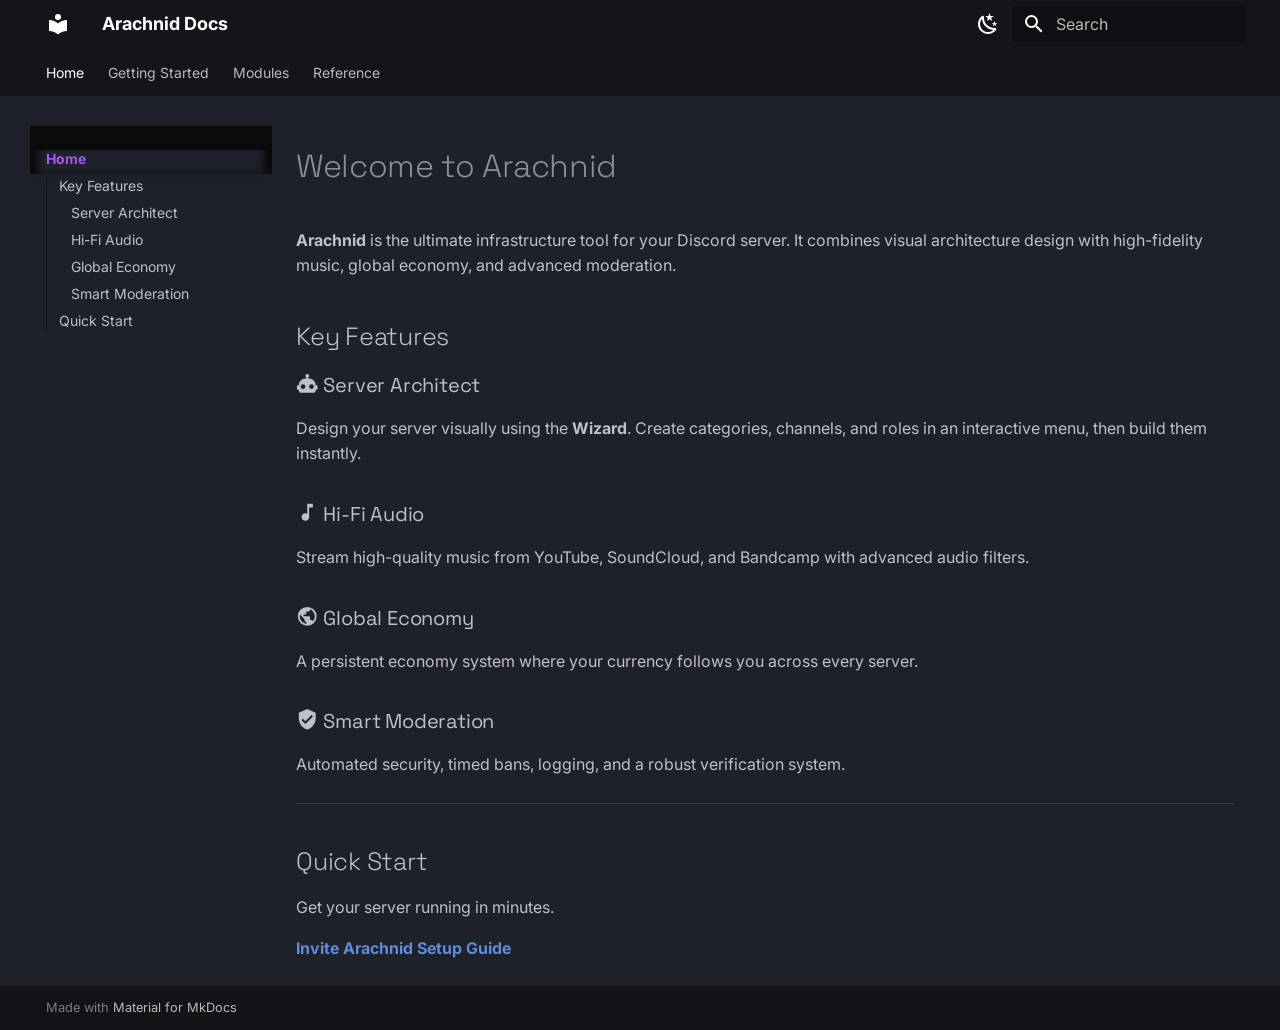
<file: site/index.html>
<!doctype html>
<html lang="en" class="no-js">
  <head>

      <meta charset="utf-8">
      <meta name="viewport" content="width=device-width,initial-scale=1">

        <meta name="description" content="The ultimate Discord Architect, Music, and Economy bot.">


        <meta name="author" content="fenruko">


        <link rel="canonical" href="https://arachanid.readthedocs.io/">



        <link rel="next" href="getting-started/installation/">





      <link rel="icon" href="assets/images/favicon.png">
      <meta name="generator" content="mkdocs-1.6.1, mkdocs-material-9.7.6">



        <title>Arachnid Docs</title>



      <link rel="stylesheet" href="assets/stylesheets/main.484c7ddc.min.css">


        <link rel="stylesheet" href="assets/stylesheets/palette.ab4e12ef.min.css">












        <link rel="preconnect" href="https://fonts.gstatic.com" crossorigin>
        <link rel="stylesheet" href="https://fonts.googleapis.com/css?family=Inter:300,300i,400,400i,700,700i%7CJetBrains+Mono:400,400i,700,700i&display=fallback">
        <style>:root{--md-text-font:"Inter";--md-code-font:"JetBrains Mono"}</style>



      <link rel="stylesheet" href="assets/custom.css">

    <script>__md_scope=new URL(".",location),__md_hash=e=>[...e].reduce(((e,_)=>(e<<5)-e+_.charCodeAt(0)),0),__md_get=(e,_=localStorage,t=__md_scope)=>JSON.parse(_.getItem(t.pathname+"."+e)),__md_set=(e,_,t=localStorage,a=__md_scope)=>{try{t.setItem(a.pathname+"."+e,JSON.stringify(_))}catch(e){}}</script>





  </head>









    <body dir="ltr" data-md-color-scheme="slate" data-md-color-primary="black" data-md-color-accent="purple">


    <input class="md-toggle" data-md-toggle="drawer" type="checkbox" id="__drawer" autocomplete="off">
    <input class="md-toggle" data-md-toggle="search" type="checkbox" id="__search" autocomplete="off">
    <label class="md-overlay" for="__drawer"></label>
    <div data-md-component="skip">


        <a href="#welcome-to-arachnid" class="md-skip">
          Skip to content
        </a>

    </div>
    <div data-md-component="announce">

    </div>




<header class="md-header" data-md-component="header">
  <nav class="md-header__inner md-grid" aria-label="Header">
    <a href="." title="Arachnid Docs" class="md-header__button md-logo" aria-label="Arachnid Docs" data-md-component="logo">


  <svg xmlns="http://www.w3.org/2000/svg" viewBox="0 0 24 24"><path d="M12 8a3 3 0 0 0 3-3 3 3 0 0 0-3-3 3 3 0 0 0-3 3 3 3 0 0 0 3 3m0 3.54C9.64 9.35 6.5 8 3 8v11c3.5 0 6.64 1.35 9 3.54 2.36-2.19 5.5-3.54 9-3.54V8c-3.5 0-6.64 1.35-9 3.54"/></svg>

    </a>
    <label class="md-header__button md-icon" for="__drawer">

      <svg xmlns="http://www.w3.org/2000/svg" viewBox="0 0 24 24"><path d="M3 6h18v2H3zm0 5h18v2H3zm0 5h18v2H3z"/></svg>
    </label>
    <div class="md-header__title" data-md-component="header-title">
      <div class="md-header__ellipsis">
        <div class="md-header__topic">
          <span class="md-ellipsis">
            Arachnid Docs
          </span>
        </div>
        <div class="md-header__topic" data-md-component="header-topic">
          <span class="md-ellipsis">

              Home

          </span>
        </div>
      </div>
    </div>


        <form class="md-header__option" data-md-component="palette">




    <input class="md-option" data-md-color-media="" data-md-color-scheme="slate" data-md-color-primary="black" data-md-color-accent="purple"  aria-label="Switch to Light Mode"  type="radio" name="__palette" id="__palette_0">

      <label class="md-header__button md-icon" title="Switch to Light Mode" for="__palette_1" hidden>
        <svg xmlns="http://www.w3.org/2000/svg" viewBox="0 0 24 24"><path d="m17.75 4.09-2.53 1.94.91 3.06-2.63-1.81-2.63 1.81.91-3.06-2.53-1.94L12.44 4l1.06-3 1.06 3zm3.5 6.91-1.64 1.25.59 1.98-1.7-1.17-1.7 1.17.59-1.98L15.75 11l2.06-.05L18.5 9l.69 1.95zm-2.28 4.95c.83-.08 1.72 1.1 1.19 1.85-.32.45-.66.87-1.08 1.27C15.17 23 8.84 23 4.94 19.07c-3.91-3.9-3.91-10.24 0-14.14.4-.4.82-.76 1.27-1.08.75-.53 1.93.36 1.85 1.19-.27 2.86.69 5.83 2.89 8.02a9.96 9.96 0 0 0 8.02 2.89m-1.64 2.02a12.08 12.08 0 0 1-7.8-3.47c-2.17-2.19-3.33-5-3.49-7.82-2.81 3.14-2.7 7.96.31 10.98 3.02 3.01 7.84 3.12 10.98.31"/></svg>
      </label>





    <input class="md-option" data-md-color-media="" data-md-color-scheme="default" data-md-color-primary="black" data-md-color-accent="purple"  aria-label="Switch to Dark Mode"  type="radio" name="__palette" id="__palette_1">

      <label class="md-header__button md-icon" title="Switch to Dark Mode" for="__palette_0" hidden>
        <svg xmlns="http://www.w3.org/2000/svg" viewBox="0 0 24 24"><path d="M12 7a5 5 0 0 1 5 5 5 5 0 0 1-5 5 5 5 0 0 1-5-5 5 5 0 0 1 5-5m0 2a3 3 0 0 0-3 3 3 3 0 0 0 3 3 3 3 0 0 0 3-3 3 3 0 0 0-3-3m0-7 2.39 3.42C13.65 5.15 12.84 5 12 5s-1.65.15-2.39.42zM3.34 7l4.16-.35A7.2 7.2 0 0 0 5.94 8.5c-.44.74-.69 1.5-.83 2.29zm.02 10 1.76-3.77a7.131 7.131 0 0 0 2.38 4.14zM20.65 7l-1.77 3.79a7.02 7.02 0 0 0-2.38-4.15zm-.01 10-4.14.36c.59-.51 1.12-1.14 1.54-1.86.42-.73.69-1.5.83-2.29zM12 22l-2.41-3.44c.74.27 1.55.44 2.41.44.82 0 1.63-.17 2.37-.44z"/></svg>
      </label>


</form>



      <script>var palette=__md_get("__palette");if(palette&&palette.color){if("(prefers-color-scheme)"===palette.color.media){var media=matchMedia("(prefers-color-scheme: light)"),input=document.querySelector(media.matches?"[data-md-color-media='(prefers-color-scheme: light)']":"[data-md-color-media='(prefers-color-scheme: dark)']");palette.color.media=input.getAttribute("data-md-color-media"),palette.color.scheme=input.getAttribute("data-md-color-scheme"),palette.color.primary=input.getAttribute("data-md-color-primary"),palette.color.accent=input.getAttribute("data-md-color-accent")}for(var[key,value]of Object.entries(palette.color))document.body.setAttribute("data-md-color-"+key,value)}</script>





        <label class="md-header__button md-icon" for="__search">

          <svg xmlns="http://www.w3.org/2000/svg" viewBox="0 0 24 24"><path d="M9.5 3A6.5 6.5 0 0 1 16 9.5c0 1.61-.59 3.09-1.56 4.23l.27.27h.79l5 5-1.5 1.5-5-5v-.79l-.27-.27A6.52 6.52 0 0 1 9.5 16 6.5 6.5 0 0 1 3 9.5 6.5 6.5 0 0 1 9.5 3m0 2C7 5 5 7 5 9.5S7 14 9.5 14 14 12 14 9.5 12 5 9.5 5"/></svg>
        </label>
        <div class="md-search" data-md-component="search" role="dialog">
  <label class="md-search__overlay" for="__search"></label>
  <div class="md-search__inner" role="search">
    <form class="md-search__form" name="search">
      <input type="text" class="md-search__input" name="query" aria-label="Search" placeholder="Search" autocapitalize="off" autocorrect="off" autocomplete="off" spellcheck="false" data-md-component="search-query" required>
      <label class="md-search__icon md-icon" for="__search">

        <svg xmlns="http://www.w3.org/2000/svg" viewBox="0 0 24 24"><path d="M9.5 3A6.5 6.5 0 0 1 16 9.5c0 1.61-.59 3.09-1.56 4.23l.27.27h.79l5 5-1.5 1.5-5-5v-.79l-.27-.27A6.52 6.52 0 0 1 9.5 16 6.5 6.5 0 0 1 3 9.5 6.5 6.5 0 0 1 9.5 3m0 2C7 5 5 7 5 9.5S7 14 9.5 14 14 12 14 9.5 12 5 9.5 5"/></svg>

        <svg xmlns="http://www.w3.org/2000/svg" viewBox="0 0 24 24"><path d="M20 11v2H8l5.5 5.5-1.42 1.42L4.16 12l7.92-7.92L13.5 5.5 8 11z"/></svg>
      </label>
      <nav class="md-search__options" aria-label="Search">

        <button type="reset" class="md-search__icon md-icon" title="Clear" aria-label="Clear" tabindex="-1">

          <svg xmlns="http://www.w3.org/2000/svg" viewBox="0 0 24 24"><path d="M19 6.41 17.59 5 12 10.59 6.41 5 5 6.41 10.59 12 5 17.59 6.41 19 12 13.41 17.59 19 19 17.59 13.41 12z"/></svg>
        </button>
      </nav>

        <div class="md-search__suggest" data-md-component="search-suggest"></div>

    </form>
    <div class="md-search__output">
      <div class="md-search__scrollwrap" tabindex="0" data-md-scrollfix>
        <div class="md-search-result" data-md-component="search-result">
          <div class="md-search-result__meta">
            Initializing search
          </div>
          <ol class="md-search-result__list" role="presentation"></ol>
        </div>
      </div>
    </div>
  </div>
</div>



  </nav>

</header>

    <div class="md-container" data-md-component="container">





<nav class="md-tabs" aria-label="Tabs" data-md-component="tabs">
  <div class="md-grid">
    <ul class="md-tabs__list">








    <li class="md-tabs__item md-tabs__item--active">
      <a href="." class="md-tabs__link">





  Home

      </a>
    </li>










      <li class="md-tabs__item">
        <a href="getting-started/installation/" class="md-tabs__link">



  Getting Started

        </a>
      </li>











      <li class="md-tabs__item">
        <a href="modules/architect/" class="md-tabs__link">



  Modules

        </a>
      </li>











      <li class="md-tabs__item">
        <a href="reference/commands/" class="md-tabs__link">



  Reference

        </a>
      </li>




    </ul>
  </div>
</nav>



      <main class="md-main" data-md-component="main">
        <div class="md-main__inner md-grid">



              <div class="md-sidebar md-sidebar--primary" data-md-component="sidebar" data-md-type="navigation" >
                <div class="md-sidebar__scrollwrap">
                  <div class="md-sidebar__inner">








<nav class="md-nav md-nav--primary md-nav--lifted md-nav--integrated" aria-label="Navigation" data-md-level="0">
  <label class="md-nav__title" for="__drawer">
    <a href="." title="Arachnid Docs" class="md-nav__button md-logo" aria-label="Arachnid Docs" data-md-component="logo">


  <svg xmlns="http://www.w3.org/2000/svg" viewBox="0 0 24 24"><path d="M12 8a3 3 0 0 0 3-3 3 3 0 0 0-3-3 3 3 0 0 0-3 3 3 3 0 0 0 3 3m0 3.54C9.64 9.35 6.5 8 3 8v11c3.5 0 6.64 1.35 9 3.54 2.36-2.19 5.5-3.54 9-3.54V8c-3.5 0-6.64 1.35-9 3.54"/></svg>

    </a>
    Arachnid Docs
  </label>

  <ul class="md-nav__list" data-md-scrollfix>









    <li class="md-nav__item md-nav__item--active">

      <input class="md-nav__toggle md-toggle" type="checkbox" id="__toc">





        <label class="md-nav__link md-nav__link--active" for="__toc">



  <span class="md-ellipsis">


    Home



  </span>



          <span class="md-nav__icon md-icon"></span>
        </label>

      <a href="." class="md-nav__link md-nav__link--active">



  <span class="md-ellipsis">


    Home



  </span>



      </a>



<nav class="md-nav md-nav--secondary" aria-label="Table of contents">






    <label class="md-nav__title" for="__toc">
      <span class="md-nav__icon md-icon"></span>
      Table of contents
    </label>
    <ul class="md-nav__list" data-md-component="toc" data-md-scrollfix>

        <li class="md-nav__item">
  <a href="#key-features" class="md-nav__link">
    <span class="md-ellipsis">

        Key Features

    </span>
  </a>

    <nav class="md-nav" aria-label="Key Features">
      <ul class="md-nav__list">

          <li class="md-nav__item">
  <a href="#server-architect" class="md-nav__link">
    <span class="md-ellipsis">

        Server Architect

    </span>
  </a>

</li>

          <li class="md-nav__item">
  <a href="#hi-fi-audio" class="md-nav__link">
    <span class="md-ellipsis">

        Hi-Fi Audio

    </span>
  </a>

</li>

          <li class="md-nav__item">
  <a href="#global-economy" class="md-nav__link">
    <span class="md-ellipsis">

        Global Economy

    </span>
  </a>

</li>

          <li class="md-nav__item">
  <a href="#smart-moderation" class="md-nav__link">
    <span class="md-ellipsis">

        Smart Moderation

    </span>
  </a>

</li>

      </ul>
    </nav>

</li>

        <li class="md-nav__item">
  <a href="#quick-start" class="md-nav__link">
    <span class="md-ellipsis">

        Quick Start

    </span>
  </a>

</li>

    </ul>

</nav>

    </li>



















    <li class="md-nav__item md-nav__item--nested">



        <input class="md-nav__toggle md-toggle " type="checkbox" id="__nav_2" >


          <label class="md-nav__link" for="__nav_2" id="__nav_2_label" tabindex="0">



  <span class="md-ellipsis">


    Getting Started



  </span>



            <span class="md-nav__icon md-icon"></span>
          </label>

        <nav class="md-nav" data-md-level="1" aria-labelledby="__nav_2_label" aria-expanded="false">
          <label class="md-nav__title" for="__nav_2">
            <span class="md-nav__icon md-icon"></span>


    Getting Started


          </label>
          <ul class="md-nav__list" data-md-scrollfix>







    <li class="md-nav__item">
      <a href="getting-started/installation/" class="md-nav__link">



  <span class="md-ellipsis">


    Installation



  </span>



      </a>
    </li>










    <li class="md-nav__item">
      <a href="getting-started/architect/" class="md-nav__link">



  <span class="md-ellipsis">


    The Architect Wizard



  </span>



      </a>
    </li>




          </ul>
        </nav>

    </li>



















    <li class="md-nav__item md-nav__item--nested">



        <input class="md-nav__toggle md-toggle " type="checkbox" id="__nav_3" >


          <label class="md-nav__link" for="__nav_3" id="__nav_3_label" tabindex="0">



  <span class="md-ellipsis">


    Modules



  </span>



            <span class="md-nav__icon md-icon"></span>
          </label>

        <nav class="md-nav" data-md-level="1" aria-labelledby="__nav_3_label" aria-expanded="false">
          <label class="md-nav__title" for="__nav_3">
            <span class="md-nav__icon md-icon"></span>


    Modules


          </label>
          <ul class="md-nav__list" data-md-scrollfix>







    <li class="md-nav__item">
      <a href="modules/architect/" class="md-nav__link">



  <span class="md-ellipsis">


    Server Architect



  </span>



      </a>
    </li>










    <li class="md-nav__item">
      <a href="modules/music/" class="md-nav__link">



  <span class="md-ellipsis">


    Hi-Fi Music



  </span>



      </a>
    </li>










    <li class="md-nav__item">
      <a href="modules/economy/" class="md-nav__link">



  <span class="md-ellipsis">


    Global Economy



  </span>



      </a>
    </li>










    <li class="md-nav__item">
      <a href="modules/moderation/" class="md-nav__link">



  <span class="md-ellipsis">


    Moderation



  </span>



      </a>
    </li>










    <li class="md-nav__item">
      <a href="modules/social/" class="md-nav__link">



  <span class="md-ellipsis">


    Social & Leveling



  </span>



      </a>
    </li>




          </ul>
        </nav>

    </li>



















    <li class="md-nav__item md-nav__item--nested">



        <input class="md-nav__toggle md-toggle " type="checkbox" id="__nav_4" >


          <label class="md-nav__link" for="__nav_4" id="__nav_4_label" tabindex="0">



  <span class="md-ellipsis">


    Reference



  </span>



            <span class="md-nav__icon md-icon"></span>
          </label>

        <nav class="md-nav" data-md-level="1" aria-labelledby="__nav_4_label" aria-expanded="false">
          <label class="md-nav__title" for="__nav_4">
            <span class="md-nav__icon md-icon"></span>


    Reference


          </label>
          <ul class="md-nav__list" data-md-scrollfix>







    <li class="md-nav__item">
      <a href="reference/commands/" class="md-nav__link">



  <span class="md-ellipsis">


    Command List



  </span>



      </a>
    </li>










    <li class="md-nav__item">
      <a href="reference/glossary/" class="md-nav__link">



  <span class="md-ellipsis">


    Glossary



  </span>



      </a>
    </li>




          </ul>
        </nav>

    </li>



  </ul>
</nav>
                  </div>
                </div>
              </div>




            <div class="md-content" data-md-component="content">

              <article class="md-content__inner md-typeset">





<h1 id="welcome-to-arachnid">Welcome to Arachnid</h1>
<p><strong>Arachnid</strong> is the ultimate infrastructure tool for your Discord server. It combines visual architecture design with high-fidelity music, global economy, and advanced moderation.</p>
<h2 id="key-features">Key Features</h2>
<h3 id="server-architect"><span class="twemoji"><svg xmlns="http://www.w3.org/2000/svg" viewBox="0 0 24 24"><path d="M12 2a2 2 0 0 1 2 2c0 .74-.4 1.39-1 1.73V7h1a7 7 0 0 1 7 7h1a1 1 0 0 1 1 1v3a1 1 0 0 1-1 1h-1v1a2 2 0 0 1-2 2H5a2 2 0 0 1-2-2v-1H2a1 1 0 0 1-1-1v-3a1 1 0 0 1 1-1h1a7 7 0 0 1 7-7h1V5.73c-.6-.34-1-.99-1-1.73a2 2 0 0 1 2-2M7.5 13A2.5 2.5 0 0 0 5 15.5 2.5 2.5 0 0 0 7.5 18a2.5 2.5 0 0 0 2.5-2.5A2.5 2.5 0 0 0 7.5 13m9 0a2.5 2.5 0 0 0-2.5 2.5 2.5 2.5 0 0 0 2.5 2.5 2.5 2.5 0 0 0 2.5-2.5 2.5 2.5 0 0 0-2.5-2.5"/></svg></span> Server Architect</h3>
<p>Design your server visually using the <strong>Wizard</strong>. Create categories, channels, and roles in an interactive menu, then build them instantly.</p>
<h3 id="hi-fi-audio"><span class="twemoji"><svg xmlns="http://www.w3.org/2000/svg" viewBox="0 0 24 24"><path d="M12 3v10.55c-.59-.34-1.27-.55-2-.55-2.21 0-4 1.79-4 4s1.79 4 4 4 4-1.79 4-4V7h4V3z"/></svg></span> Hi-Fi Audio</h3>
<p>Stream high-quality music from YouTube, SoundCloud, and Bandcamp with advanced audio filters.</p>
<h3 id="global-economy"><span class="twemoji"><svg xmlns="http://www.w3.org/2000/svg" viewBox="0 0 24 24"><path d="M17.9 17.39c-.26-.8-1.01-1.39-1.9-1.39h-1v-3a1 1 0 0 0-1-1H8v-2h2a1 1 0 0 0 1-1V7h2a2 2 0 0 0 2-2v-.41a7.984 7.984 0 0 1 2.9 12.8M11 19.93c-3.95-.49-7-3.85-7-7.93 0-.62.08-1.22.21-1.79L9 15v1a2 2 0 0 0 2 2m1-16A10 10 0 0 0 2 12a10 10 0 0 0 10 10 10 10 0 0 0 10-10A10 10 0 0 0 12 2"/></svg></span> Global Economy</h3>
<p>A persistent economy system where your currency follows you across every server.</p>
<h3 id="smart-moderation"><span class="twemoji"><svg xmlns="http://www.w3.org/2000/svg" viewBox="0 0 24 24"><path d="m10 17-4-4 1.41-1.41L10 14.17l6.59-6.59L18 9m-6-8L3 5v6c0 5.55 3.84 10.74 9 12 5.16-1.26 9-6.45 9-12V5z"/></svg></span> Smart Moderation</h3>
<p>Automated security, timed bans, logging, and a robust verification system.</p>
<hr />
<h2 id="quick-start">Quick Start</h2>
<p>Get your server running in minutes.</p>
<p><a href="https://discord.com/oauth2/authorize?client_id=1329184069426348052&amp;permissions=5076723787231222&amp;integration_type=0&amp;scope=bot"><strong>Invite Arachnid</strong></a>
<a href="getting-started/installation/"><strong>Setup Guide</strong></a></p>













              </article>
            </div>


  <script>var tabs=__md_get("__tabs");if(Array.isArray(tabs))e:for(var set of document.querySelectorAll(".tabbed-set")){var labels=set.querySelector(".tabbed-labels");for(var tab of tabs)for(var label of labels.getElementsByTagName("label"))if(label.innerText.trim()===tab){var input=document.getElementById(label.htmlFor);input.checked=!0;continue e}}</script>

<script>var target=document.getElementById(location.hash.slice(1));target&&target.name&&(target.checked=target.name.startsWith("__tabbed_"))</script>
        </div>

      </main>

        <footer class="md-footer">

  <div class="md-footer-meta md-typeset">
    <div class="md-footer-meta__inner md-grid">
      <div class="md-copyright">


    Made with
    <a href="https://squidfunk.github.io/mkdocs-material/" target="_blank" rel="noopener">
      Material for MkDocs
    </a>

</div>

    </div>
  </div>
</footer>

    </div>
    <div class="md-dialog" data-md-component="dialog">
      <div class="md-dialog__inner md-typeset"></div>
    </div>





      <script id="__config" type="application/json">{"annotate": null, "base": ".", "features": ["navigation.tabs", "navigation.sections", "navigation.instant", "navigation.tracking", "toc.integrate", "search.suggest", "search.highlight", "content.code.copy", "content.tabs.link", "content.tooltips"], "search": "assets/javascripts/workers/search.2c215733.min.js", "tags": null, "translations": {"clipboard.copied": "Copied to clipboard", "clipboard.copy": "Copy to clipboard", "search.result.more.one": "1 more on this page", "search.result.more.other": "# more on this page", "search.result.none": "No matching documents", "search.result.one": "1 matching document", "search.result.other": "# matching documents", "search.result.placeholder": "Type to start searching", "search.result.term.missing": "Missing", "select.version": "Select version"}, "version": null}</script>


      <script src="assets/javascripts/bundle.79ae519e.min.js"></script>


  </body>
</html>
</file>
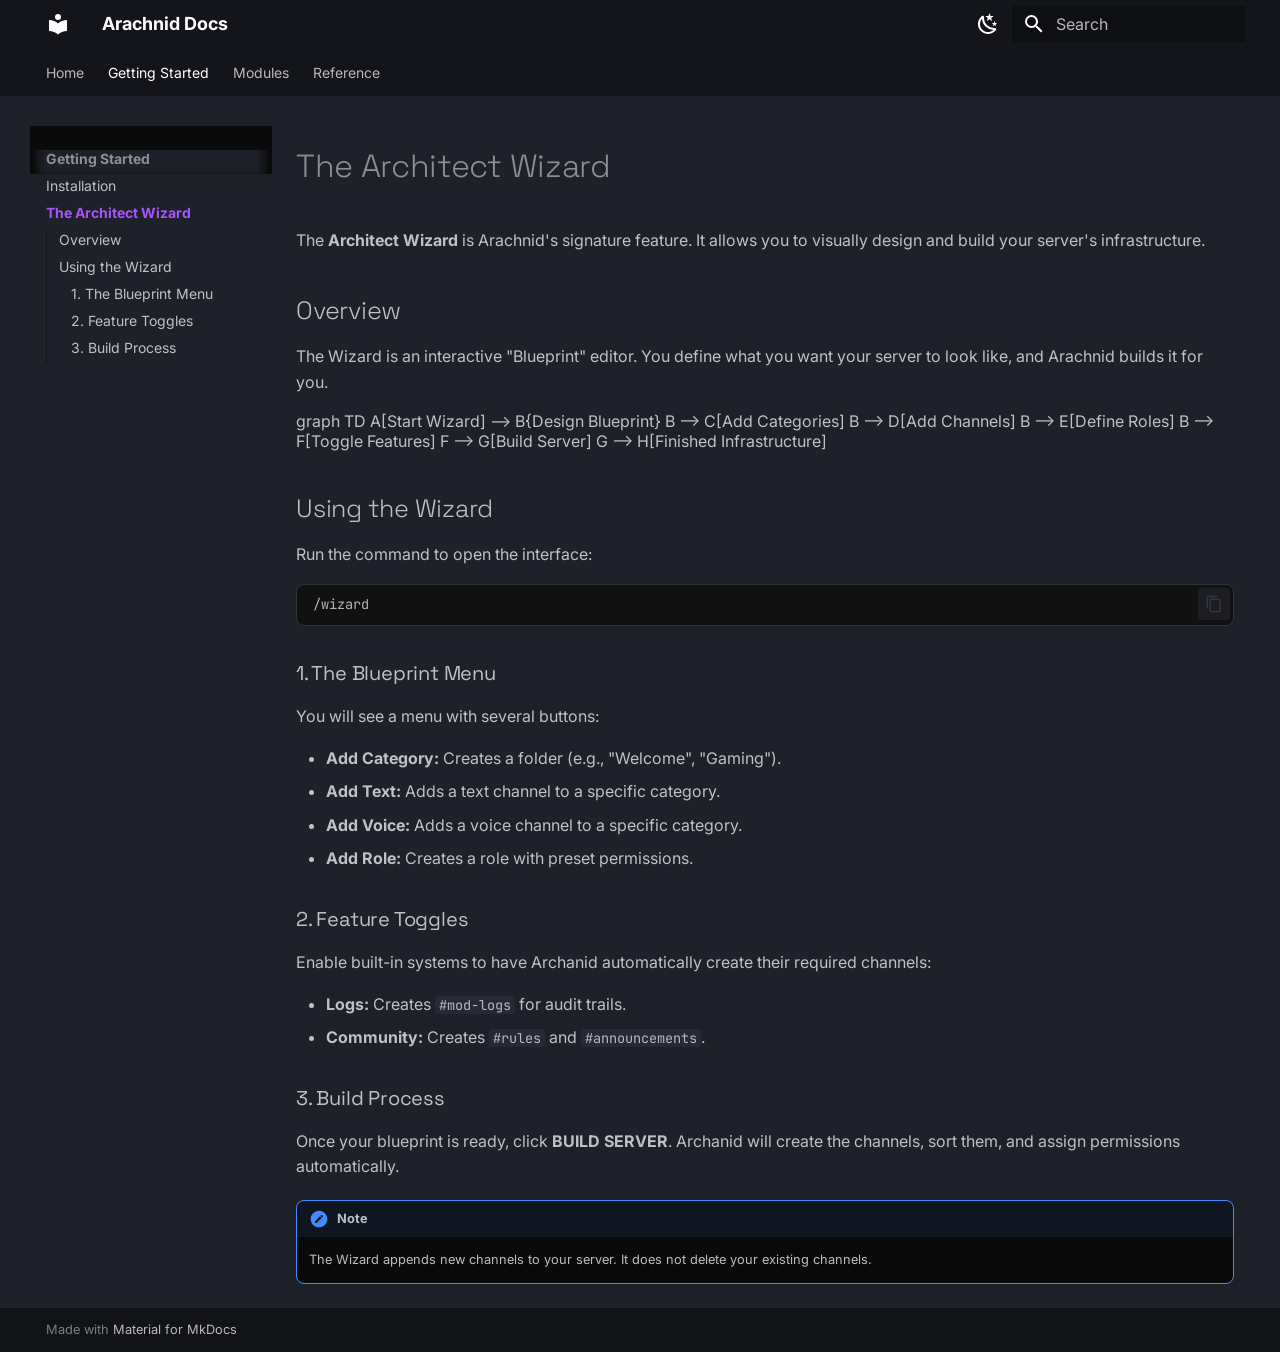
<file: site/getting-started/architect/index.html>
<!doctype html>
<html lang="en" class="no-js">
  <head>

      <meta charset="utf-8">
      <meta name="viewport" content="width=device-width,initial-scale=1">

        <meta name="description" content="The ultimate Discord Architect, Music, and Economy bot.">


        <meta name="author" content="fenruko">


        <link rel="canonical" href="https://arachanid.readthedocs.io/getting-started/architect/">


        <link rel="prev" href="../installation/">


        <link rel="next" href="../../modules/architect/">





      <link rel="icon" href="../../assets/images/favicon.png">
      <meta name="generator" content="mkdocs-1.6.1, mkdocs-material-9.7.6">



        <title>The Architect Wizard - Arachnid Docs</title>



      <link rel="stylesheet" href="../../assets/stylesheets/main.484c7ddc.min.css">


        <link rel="stylesheet" href="../../assets/stylesheets/palette.ab4e12ef.min.css">












        <link rel="preconnect" href="https://fonts.gstatic.com" crossorigin>
        <link rel="stylesheet" href="https://fonts.googleapis.com/css?family=Inter:300,300i,400,400i,700,700i%7CJetBrains+Mono:400,400i,700,700i&display=fallback">
        <style>:root{--md-text-font:"Inter";--md-code-font:"JetBrains Mono"}</style>



      <link rel="stylesheet" href="../../assets/custom.css">

    <script>__md_scope=new URL("../..",location),__md_hash=e=>[...e].reduce(((e,_)=>(e<<5)-e+_.charCodeAt(0)),0),__md_get=(e,_=localStorage,t=__md_scope)=>JSON.parse(_.getItem(t.pathname+"."+e)),__md_set=(e,_,t=localStorage,a=__md_scope)=>{try{t.setItem(a.pathname+"."+e,JSON.stringify(_))}catch(e){}}</script>





  </head>









    <body dir="ltr" data-md-color-scheme="slate" data-md-color-primary="black" data-md-color-accent="purple">


    <input class="md-toggle" data-md-toggle="drawer" type="checkbox" id="__drawer" autocomplete="off">
    <input class="md-toggle" data-md-toggle="search" type="checkbox" id="__search" autocomplete="off">
    <label class="md-overlay" for="__drawer"></label>
    <div data-md-component="skip">


        <a href="#the-architect-wizard" class="md-skip">
          Skip to content
        </a>

    </div>
    <div data-md-component="announce">

    </div>




<header class="md-header" data-md-component="header">
  <nav class="md-header__inner md-grid" aria-label="Header">
    <a href="../.." title="Arachnid Docs" class="md-header__button md-logo" aria-label="Arachnid Docs" data-md-component="logo">


  <svg xmlns="http://www.w3.org/2000/svg" viewBox="0 0 24 24"><path d="M12 8a3 3 0 0 0 3-3 3 3 0 0 0-3-3 3 3 0 0 0-3 3 3 3 0 0 0 3 3m0 3.54C9.64 9.35 6.5 8 3 8v11c3.5 0 6.64 1.35 9 3.54 2.36-2.19 5.5-3.54 9-3.54V8c-3.5 0-6.64 1.35-9 3.54"/></svg>

    </a>
    <label class="md-header__button md-icon" for="__drawer">

      <svg xmlns="http://www.w3.org/2000/svg" viewBox="0 0 24 24"><path d="M3 6h18v2H3zm0 5h18v2H3zm0 5h18v2H3z"/></svg>
    </label>
    <div class="md-header__title" data-md-component="header-title">
      <div class="md-header__ellipsis">
        <div class="md-header__topic">
          <span class="md-ellipsis">
            Arachnid Docs
          </span>
        </div>
        <div class="md-header__topic" data-md-component="header-topic">
          <span class="md-ellipsis">

              The Architect Wizard

          </span>
        </div>
      </div>
    </div>


        <form class="md-header__option" data-md-component="palette">




    <input class="md-option" data-md-color-media="" data-md-color-scheme="slate" data-md-color-primary="black" data-md-color-accent="purple"  aria-label="Switch to Light Mode"  type="radio" name="__palette" id="__palette_0">

      <label class="md-header__button md-icon" title="Switch to Light Mode" for="__palette_1" hidden>
        <svg xmlns="http://www.w3.org/2000/svg" viewBox="0 0 24 24"><path d="m17.75 4.09-2.53 1.94.91 3.06-2.63-1.81-2.63 1.81.91-3.06-2.53-1.94L12.44 4l1.06-3 1.06 3zm3.5 6.91-1.64 1.25.59 1.98-1.7-1.17-1.7 1.17.59-1.98L15.75 11l2.06-.05L18.5 9l.69 1.95zm-2.28 4.95c.83-.08 1.72 1.1 1.19 1.85-.32.45-.66.87-1.08 1.27C15.17 23 8.84 23 4.94 19.07c-3.91-3.9-3.91-10.24 0-14.14.4-.4.82-.76 1.27-1.08.75-.53 1.93.36 1.85 1.19-.27 2.86.69 5.83 2.89 8.02a9.96 9.96 0 0 0 8.02 2.89m-1.64 2.02a12.08 12.08 0 0 1-7.8-3.47c-2.17-2.19-3.33-5-3.49-7.82-2.81 3.14-2.7 7.96.31 10.98 3.02 3.01 7.84 3.12 10.98.31"/></svg>
      </label>





    <input class="md-option" data-md-color-media="" data-md-color-scheme="default" data-md-color-primary="black" data-md-color-accent="purple"  aria-label="Switch to Dark Mode"  type="radio" name="__palette" id="__palette_1">

      <label class="md-header__button md-icon" title="Switch to Dark Mode" for="__palette_0" hidden>
        <svg xmlns="http://www.w3.org/2000/svg" viewBox="0 0 24 24"><path d="M12 7a5 5 0 0 1 5 5 5 5 0 0 1-5 5 5 5 0 0 1-5-5 5 5 0 0 1 5-5m0 2a3 3 0 0 0-3 3 3 3 0 0 0 3 3 3 3 0 0 0 3-3 3 3 0 0 0-3-3m0-7 2.39 3.42C13.65 5.15 12.84 5 12 5s-1.65.15-2.39.42zM3.34 7l4.16-.35A7.2 7.2 0 0 0 5.94 8.5c-.44.74-.69 1.5-.83 2.29zm.02 10 1.76-3.77a7.131 7.131 0 0 0 2.38 4.14zM20.65 7l-1.77 3.79a7.02 7.02 0 0 0-2.38-4.15zm-.01 10-4.14.36c.59-.51 1.12-1.14 1.54-1.86.42-.73.69-1.5.83-2.29zM12 22l-2.41-3.44c.74.27 1.55.44 2.41.44.82 0 1.63-.17 2.37-.44z"/></svg>
      </label>


</form>



      <script>var palette=__md_get("__palette");if(palette&&palette.color){if("(prefers-color-scheme)"===palette.color.media){var media=matchMedia("(prefers-color-scheme: light)"),input=document.querySelector(media.matches?"[data-md-color-media='(prefers-color-scheme: light)']":"[data-md-color-media='(prefers-color-scheme: dark)']");palette.color.media=input.getAttribute("data-md-color-media"),palette.color.scheme=input.getAttribute("data-md-color-scheme"),palette.color.primary=input.getAttribute("data-md-color-primary"),palette.color.accent=input.getAttribute("data-md-color-accent")}for(var[key,value]of Object.entries(palette.color))document.body.setAttribute("data-md-color-"+key,value)}</script>





        <label class="md-header__button md-icon" for="__search">

          <svg xmlns="http://www.w3.org/2000/svg" viewBox="0 0 24 24"><path d="M9.5 3A6.5 6.5 0 0 1 16 9.5c0 1.61-.59 3.09-1.56 4.23l.27.27h.79l5 5-1.5 1.5-5-5v-.79l-.27-.27A6.52 6.52 0 0 1 9.5 16 6.5 6.5 0 0 1 3 9.5 6.5 6.5 0 0 1 9.5 3m0 2C7 5 5 7 5 9.5S7 14 9.5 14 14 12 14 9.5 12 5 9.5 5"/></svg>
        </label>
        <div class="md-search" data-md-component="search" role="dialog">
  <label class="md-search__overlay" for="__search"></label>
  <div class="md-search__inner" role="search">
    <form class="md-search__form" name="search">
      <input type="text" class="md-search__input" name="query" aria-label="Search" placeholder="Search" autocapitalize="off" autocorrect="off" autocomplete="off" spellcheck="false" data-md-component="search-query" required>
      <label class="md-search__icon md-icon" for="__search">

        <svg xmlns="http://www.w3.org/2000/svg" viewBox="0 0 24 24"><path d="M9.5 3A6.5 6.5 0 0 1 16 9.5c0 1.61-.59 3.09-1.56 4.23l.27.27h.79l5 5-1.5 1.5-5-5v-.79l-.27-.27A6.52 6.52 0 0 1 9.5 16 6.5 6.5 0 0 1 3 9.5 6.5 6.5 0 0 1 9.5 3m0 2C7 5 5 7 5 9.5S7 14 9.5 14 14 12 14 9.5 12 5 9.5 5"/></svg>

        <svg xmlns="http://www.w3.org/2000/svg" viewBox="0 0 24 24"><path d="M20 11v2H8l5.5 5.5-1.42 1.42L4.16 12l7.92-7.92L13.5 5.5 8 11z"/></svg>
      </label>
      <nav class="md-search__options" aria-label="Search">

        <button type="reset" class="md-search__icon md-icon" title="Clear" aria-label="Clear" tabindex="-1">

          <svg xmlns="http://www.w3.org/2000/svg" viewBox="0 0 24 24"><path d="M19 6.41 17.59 5 12 10.59 6.41 5 5 6.41 10.59 12 5 17.59 6.41 19 12 13.41 17.59 19 19 17.59 13.41 12z"/></svg>
        </button>
      </nav>

        <div class="md-search__suggest" data-md-component="search-suggest"></div>

    </form>
    <div class="md-search__output">
      <div class="md-search__scrollwrap" tabindex="0" data-md-scrollfix>
        <div class="md-search-result" data-md-component="search-result">
          <div class="md-search-result__meta">
            Initializing search
          </div>
          <ol class="md-search-result__list" role="presentation"></ol>
        </div>
      </div>
    </div>
  </div>
</div>



  </nav>

</header>

    <div class="md-container" data-md-component="container">





<nav class="md-tabs" aria-label="Tabs" data-md-component="tabs">
  <div class="md-grid">
    <ul class="md-tabs__list">






    <li class="md-tabs__item">
      <a href="../.." class="md-tabs__link">





  Home

      </a>
    </li>












      <li class="md-tabs__item md-tabs__item--active">
        <a href="../installation/" class="md-tabs__link">



  Getting Started

        </a>
      </li>











      <li class="md-tabs__item">
        <a href="../../modules/architect/" class="md-tabs__link">



  Modules

        </a>
      </li>











      <li class="md-tabs__item">
        <a href="../../reference/commands/" class="md-tabs__link">



  Reference

        </a>
      </li>




    </ul>
  </div>
</nav>



      <main class="md-main" data-md-component="main">
        <div class="md-main__inner md-grid">



              <div class="md-sidebar md-sidebar--primary" data-md-component="sidebar" data-md-type="navigation" >
                <div class="md-sidebar__scrollwrap">
                  <div class="md-sidebar__inner">








<nav class="md-nav md-nav--primary md-nav--lifted md-nav--integrated" aria-label="Navigation" data-md-level="0">
  <label class="md-nav__title" for="__drawer">
    <a href="../.." title="Arachnid Docs" class="md-nav__button md-logo" aria-label="Arachnid Docs" data-md-component="logo">


  <svg xmlns="http://www.w3.org/2000/svg" viewBox="0 0 24 24"><path d="M12 8a3 3 0 0 0 3-3 3 3 0 0 0-3-3 3 3 0 0 0-3 3 3 3 0 0 0 3 3m0 3.54C9.64 9.35 6.5 8 3 8v11c3.5 0 6.64 1.35 9 3.54 2.36-2.19 5.5-3.54 9-3.54V8c-3.5 0-6.64 1.35-9 3.54"/></svg>

    </a>
    Arachnid Docs
  </label>

  <ul class="md-nav__list" data-md-scrollfix>







    <li class="md-nav__item">
      <a href="../.." class="md-nav__link">



  <span class="md-ellipsis">


    Home



  </span>



      </a>
    </li>
























    <li class="md-nav__item md-nav__item--active md-nav__item--section md-nav__item--nested">



        <input class="md-nav__toggle md-toggle " type="checkbox" id="__nav_2" checked>


          <label class="md-nav__link" for="__nav_2" id="__nav_2_label" tabindex="">



  <span class="md-ellipsis">


    Getting Started



  </span>



            <span class="md-nav__icon md-icon"></span>
          </label>

        <nav class="md-nav" data-md-level="1" aria-labelledby="__nav_2_label" aria-expanded="true">
          <label class="md-nav__title" for="__nav_2">
            <span class="md-nav__icon md-icon"></span>


    Getting Started


          </label>
          <ul class="md-nav__list" data-md-scrollfix>







    <li class="md-nav__item">
      <a href="../installation/" class="md-nav__link">



  <span class="md-ellipsis">


    Installation



  </span>



      </a>
    </li>












    <li class="md-nav__item md-nav__item--active">

      <input class="md-nav__toggle md-toggle" type="checkbox" id="__toc">





        <label class="md-nav__link md-nav__link--active" for="__toc">



  <span class="md-ellipsis">


    The Architect Wizard



  </span>



          <span class="md-nav__icon md-icon"></span>
        </label>

      <a href="./" class="md-nav__link md-nav__link--active">



  <span class="md-ellipsis">


    The Architect Wizard



  </span>



      </a>



<nav class="md-nav md-nav--secondary" aria-label="Table of contents">






    <label class="md-nav__title" for="__toc">
      <span class="md-nav__icon md-icon"></span>
      Table of contents
    </label>
    <ul class="md-nav__list" data-md-component="toc" data-md-scrollfix>

        <li class="md-nav__item">
  <a href="#overview" class="md-nav__link">
    <span class="md-ellipsis">

        Overview

    </span>
  </a>

</li>

        <li class="md-nav__item">
  <a href="#using-the-wizard" class="md-nav__link">
    <span class="md-ellipsis">

        Using the Wizard

    </span>
  </a>

    <nav class="md-nav" aria-label="Using the Wizard">
      <ul class="md-nav__list">

          <li class="md-nav__item">
  <a href="#1-the-blueprint-menu" class="md-nav__link">
    <span class="md-ellipsis">

        1. The Blueprint Menu

    </span>
  </a>

</li>

          <li class="md-nav__item">
  <a href="#2-feature-toggles" class="md-nav__link">
    <span class="md-ellipsis">

        2. Feature Toggles

    </span>
  </a>

</li>

          <li class="md-nav__item">
  <a href="#3-build-process" class="md-nav__link">
    <span class="md-ellipsis">

        3. Build Process

    </span>
  </a>

</li>

      </ul>
    </nav>

</li>

    </ul>

</nav>

    </li>




          </ul>
        </nav>

    </li>



















    <li class="md-nav__item md-nav__item--nested">



        <input class="md-nav__toggle md-toggle " type="checkbox" id="__nav_3" >


          <label class="md-nav__link" for="__nav_3" id="__nav_3_label" tabindex="0">



  <span class="md-ellipsis">


    Modules



  </span>



            <span class="md-nav__icon md-icon"></span>
          </label>

        <nav class="md-nav" data-md-level="1" aria-labelledby="__nav_3_label" aria-expanded="false">
          <label class="md-nav__title" for="__nav_3">
            <span class="md-nav__icon md-icon"></span>


    Modules


          </label>
          <ul class="md-nav__list" data-md-scrollfix>







    <li class="md-nav__item">
      <a href="../../modules/architect/" class="md-nav__link">



  <span class="md-ellipsis">


    Server Architect



  </span>



      </a>
    </li>










    <li class="md-nav__item">
      <a href="../../modules/music/" class="md-nav__link">



  <span class="md-ellipsis">


    Hi-Fi Music



  </span>



      </a>
    </li>










    <li class="md-nav__item">
      <a href="../../modules/economy/" class="md-nav__link">



  <span class="md-ellipsis">


    Global Economy



  </span>



      </a>
    </li>










    <li class="md-nav__item">
      <a href="../../modules/moderation/" class="md-nav__link">



  <span class="md-ellipsis">


    Moderation



  </span>



      </a>
    </li>










    <li class="md-nav__item">
      <a href="../../modules/social/" class="md-nav__link">



  <span class="md-ellipsis">


    Social & Leveling



  </span>



      </a>
    </li>




          </ul>
        </nav>

    </li>



















    <li class="md-nav__item md-nav__item--nested">



        <input class="md-nav__toggle md-toggle " type="checkbox" id="__nav_4" >


          <label class="md-nav__link" for="__nav_4" id="__nav_4_label" tabindex="0">



  <span class="md-ellipsis">


    Reference



  </span>



            <span class="md-nav__icon md-icon"></span>
          </label>

        <nav class="md-nav" data-md-level="1" aria-labelledby="__nav_4_label" aria-expanded="false">
          <label class="md-nav__title" for="__nav_4">
            <span class="md-nav__icon md-icon"></span>


    Reference


          </label>
          <ul class="md-nav__list" data-md-scrollfix>







    <li class="md-nav__item">
      <a href="../../reference/commands/" class="md-nav__link">



  <span class="md-ellipsis">


    Command List



  </span>



      </a>
    </li>










    <li class="md-nav__item">
      <a href="../../reference/glossary/" class="md-nav__link">



  <span class="md-ellipsis">


    Glossary



  </span>



      </a>
    </li>




          </ul>
        </nav>

    </li>



  </ul>
</nav>
                  </div>
                </div>
              </div>




            <div class="md-content" data-md-component="content">

              <article class="md-content__inner md-typeset">





<h1 id="the-architect-wizard">The Architect Wizard</h1>
<p>The <strong>Architect Wizard</strong> is Arachnid's signature feature. It allows you to visually design and build your server's infrastructure.</p>
<h2 id="overview">Overview</h2>
<p>The Wizard is an interactive "Blueprint" editor. You define what you want your server to look like, and Arachnid builds it for you.</p>
<div class="mermaid">
graph TD
    A[Start Wizard] --> B{Design Blueprint}
    B --> C[Add Categories]
    B --> D[Add Channels]
    B --> E[Define Roles]
    B --> F[Toggle Features]
    F --> G[Build Server]
    G --> H[Finished Infrastructure]
</div>

<h2 id="using-the-wizard">Using the Wizard</h2>
<p>Run the command to open the interface:</p>
<div class="highlight"><pre><span></span><code><a id="__codelineno-0-1" name="__codelineno-0-1" href="#__codelineno-0-1"></a>/wizard
</code></pre></div>
<h3 id="1-the-blueprint-menu">1. The Blueprint Menu</h3>
<p>You will see a menu with several buttons:</p>
<ul>
<li><strong>Add Category:</strong> Creates a folder (e.g., "Welcome", "Gaming").</li>
<li><strong>Add Text:</strong> Adds a text channel to a specific category.</li>
<li><strong>Add Voice:</strong> Adds a voice channel to a specific category.</li>
<li><strong>Add Role:</strong> Creates a role with preset permissions.</li>
</ul>
<h3 id="2-feature-toggles">2. Feature Toggles</h3>
<p>Enable built-in systems to have Archanid automatically create their required channels:</p>
<ul>
<li><strong>Logs:</strong> Creates <code>#mod-logs</code> for audit trails.</li>
<li><strong>Community:</strong> Creates <code>#rules</code> and <code>#announcements</code>.</li>
</ul>
<h3 id="3-build-process">3. Build Process</h3>
<p>Once your blueprint is ready, click <strong>BUILD SERVER</strong>. Archanid will create the channels, sort them, and assign permissions automatically.</p>
<div class="admonition note">
<p class="admonition-title">Note</p>
<p>The Wizard appends new channels to your server. It does not delete your existing channels.</p>
</div>













              </article>
            </div>


  <script>var tabs=__md_get("__tabs");if(Array.isArray(tabs))e:for(var set of document.querySelectorAll(".tabbed-set")){var labels=set.querySelector(".tabbed-labels");for(var tab of tabs)for(var label of labels.getElementsByTagName("label"))if(label.innerText.trim()===tab){var input=document.getElementById(label.htmlFor);input.checked=!0;continue e}}</script>

<script>var target=document.getElementById(location.hash.slice(1));target&&target.name&&(target.checked=target.name.startsWith("__tabbed_"))</script>
        </div>

      </main>

        <footer class="md-footer">

  <div class="md-footer-meta md-typeset">
    <div class="md-footer-meta__inner md-grid">
      <div class="md-copyright">


    Made with
    <a href="https://squidfunk.github.io/mkdocs-material/" target="_blank" rel="noopener">
      Material for MkDocs
    </a>

</div>

    </div>
  </div>
</footer>

    </div>
    <div class="md-dialog" data-md-component="dialog">
      <div class="md-dialog__inner md-typeset"></div>
    </div>





      <script id="__config" type="application/json">{"annotate": null, "base": "../..", "features": ["navigation.tabs", "navigation.sections", "navigation.instant", "navigation.tracking", "toc.integrate", "search.suggest", "search.highlight", "content.code.copy", "content.tabs.link", "content.tooltips"], "search": "../../assets/javascripts/workers/search.2c215733.min.js", "tags": null, "translations": {"clipboard.copied": "Copied to clipboard", "clipboard.copy": "Copy to clipboard", "search.result.more.one": "1 more on this page", "search.result.more.other": "# more on this page", "search.result.none": "No matching documents", "search.result.one": "1 matching document", "search.result.other": "# matching documents", "search.result.placeholder": "Type to start searching", "search.result.term.missing": "Missing", "select.version": "Select version"}, "version": null}</script>


      <script src="../../assets/javascripts/bundle.79ae519e.min.js"></script>


  </body>
</html>
</file>
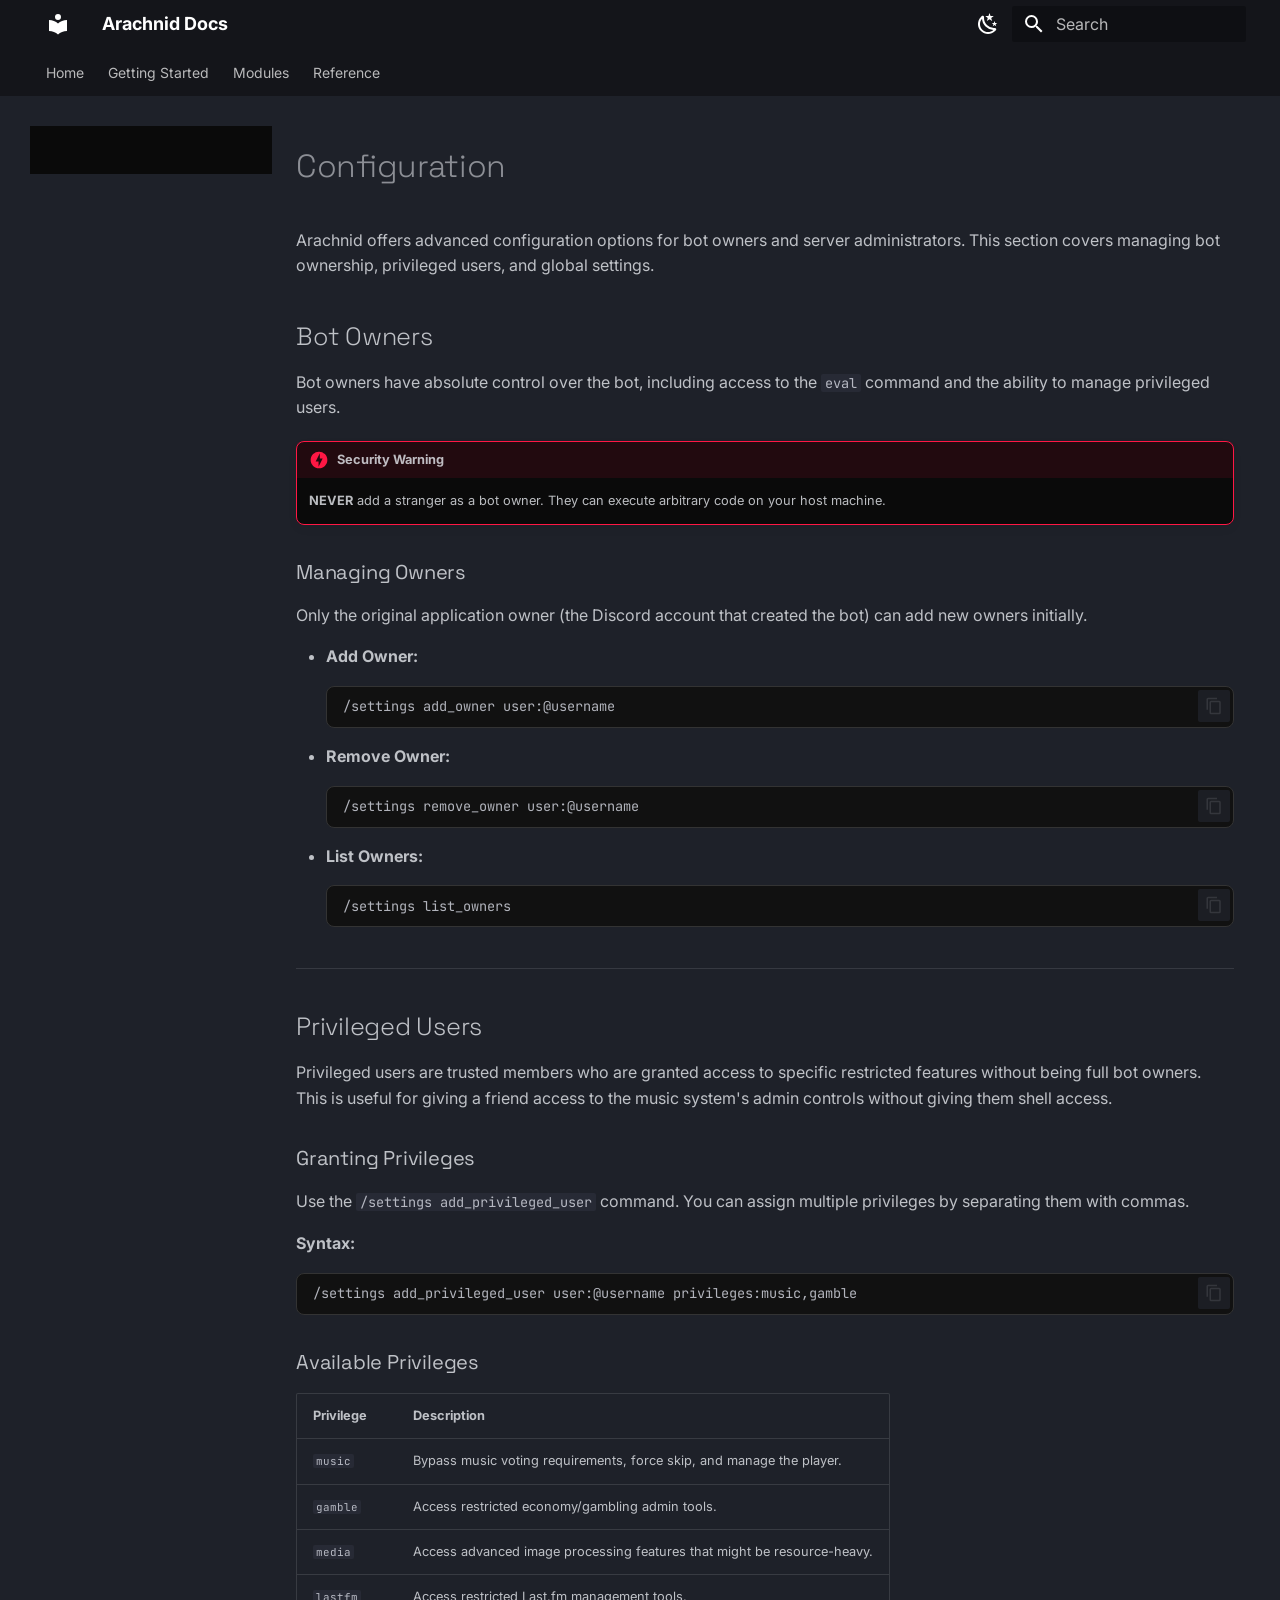
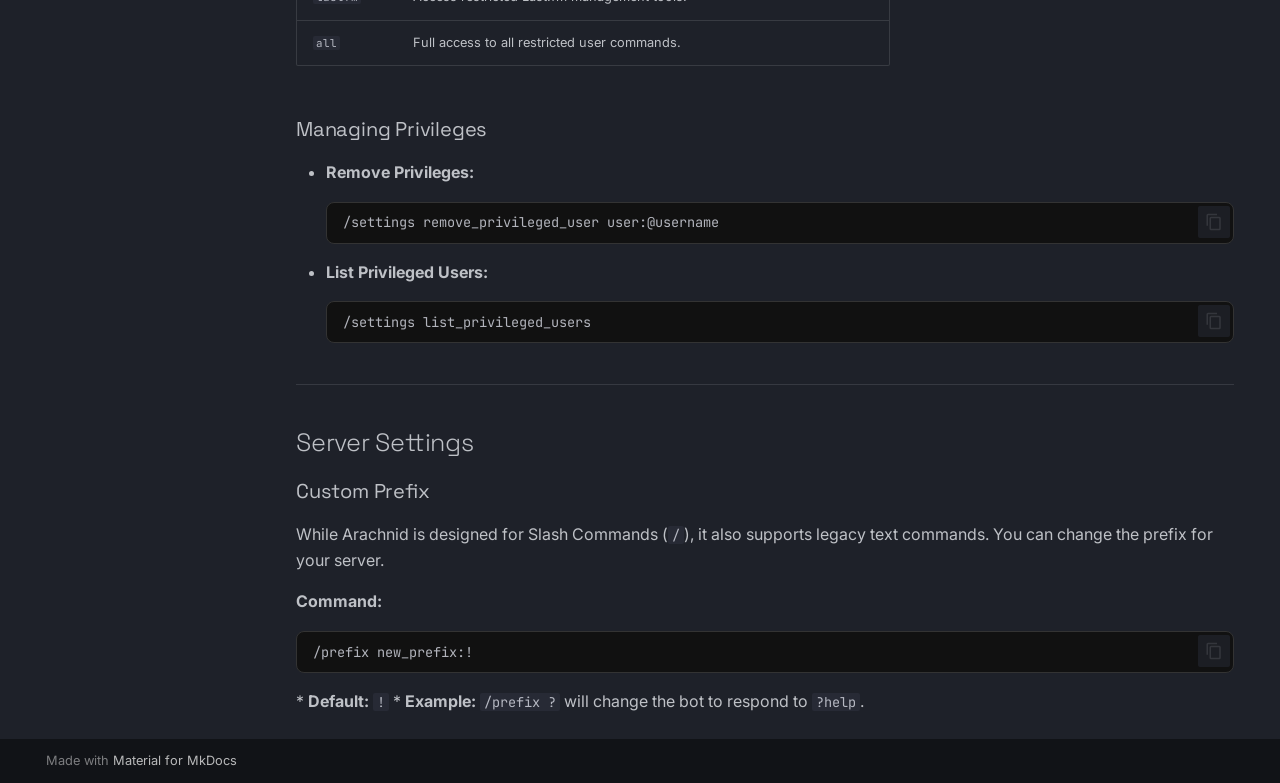
<file: site/getting-started/configuration/index.html>
<!doctype html>
<html lang="en" class="no-js">
  <head>

      <meta charset="utf-8">
      <meta name="viewport" content="width=device-width,initial-scale=1">

        <meta name="description" content="The ultimate Discord Architect, Music, and Economy bot.">


        <meta name="author" content="fenruko">


        <link rel="canonical" href="https://arachanid.readthedocs.io/getting-started/configuration/">







      <link rel="icon" href="../../assets/images/favicon.png">
      <meta name="generator" content="mkdocs-1.6.1, mkdocs-material-9.7.6">



        <title>Configuration - Arachnid Docs</title>



      <link rel="stylesheet" href="../../assets/stylesheets/main.484c7ddc.min.css">


        <link rel="stylesheet" href="../../assets/stylesheets/palette.ab4e12ef.min.css">












        <link rel="preconnect" href="https://fonts.gstatic.com" crossorigin>
        <link rel="stylesheet" href="https://fonts.googleapis.com/css?family=Inter:300,300i,400,400i,700,700i%7CJetBrains+Mono:400,400i,700,700i&display=fallback">
        <style>:root{--md-text-font:"Inter";--md-code-font:"JetBrains Mono"}</style>



      <link rel="stylesheet" href="../../assets/custom.css">

    <script>__md_scope=new URL("../..",location),__md_hash=e=>[...e].reduce(((e,_)=>(e<<5)-e+_.charCodeAt(0)),0),__md_get=(e,_=localStorage,t=__md_scope)=>JSON.parse(_.getItem(t.pathname+"."+e)),__md_set=(e,_,t=localStorage,a=__md_scope)=>{try{t.setItem(a.pathname+"."+e,JSON.stringify(_))}catch(e){}}</script>





  </head>









    <body dir="ltr" data-md-color-scheme="slate" data-md-color-primary="black" data-md-color-accent="purple">


    <input class="md-toggle" data-md-toggle="drawer" type="checkbox" id="__drawer" autocomplete="off">
    <input class="md-toggle" data-md-toggle="search" type="checkbox" id="__search" autocomplete="off">
    <label class="md-overlay" for="__drawer"></label>
    <div data-md-component="skip">


        <a href="#configuration" class="md-skip">
          Skip to content
        </a>

    </div>
    <div data-md-component="announce">

    </div>




<header class="md-header" data-md-component="header">
  <nav class="md-header__inner md-grid" aria-label="Header">
    <a href="../.." title="Arachnid Docs" class="md-header__button md-logo" aria-label="Arachnid Docs" data-md-component="logo">


  <svg xmlns="http://www.w3.org/2000/svg" viewBox="0 0 24 24"><path d="M12 8a3 3 0 0 0 3-3 3 3 0 0 0-3-3 3 3 0 0 0-3 3 3 3 0 0 0 3 3m0 3.54C9.64 9.35 6.5 8 3 8v11c3.5 0 6.64 1.35 9 3.54 2.36-2.19 5.5-3.54 9-3.54V8c-3.5 0-6.64 1.35-9 3.54"/></svg>

    </a>
    <label class="md-header__button md-icon" for="__drawer">

      <svg xmlns="http://www.w3.org/2000/svg" viewBox="0 0 24 24"><path d="M3 6h18v2H3zm0 5h18v2H3zm0 5h18v2H3z"/></svg>
    </label>
    <div class="md-header__title" data-md-component="header-title">
      <div class="md-header__ellipsis">
        <div class="md-header__topic">
          <span class="md-ellipsis">
            Arachnid Docs
          </span>
        </div>
        <div class="md-header__topic" data-md-component="header-topic">
          <span class="md-ellipsis">

              Configuration

          </span>
        </div>
      </div>
    </div>


        <form class="md-header__option" data-md-component="palette">




    <input class="md-option" data-md-color-media="" data-md-color-scheme="slate" data-md-color-primary="black" data-md-color-accent="purple"  aria-label="Switch to Light Mode"  type="radio" name="__palette" id="__palette_0">

      <label class="md-header__button md-icon" title="Switch to Light Mode" for="__palette_1" hidden>
        <svg xmlns="http://www.w3.org/2000/svg" viewBox="0 0 24 24"><path d="m17.75 4.09-2.53 1.94.91 3.06-2.63-1.81-2.63 1.81.91-3.06-2.53-1.94L12.44 4l1.06-3 1.06 3zm3.5 6.91-1.64 1.25.59 1.98-1.7-1.17-1.7 1.17.59-1.98L15.75 11l2.06-.05L18.5 9l.69 1.95zm-2.28 4.95c.83-.08 1.72 1.1 1.19 1.85-.32.45-.66.87-1.08 1.27C15.17 23 8.84 23 4.94 19.07c-3.91-3.9-3.91-10.24 0-14.14.4-.4.82-.76 1.27-1.08.75-.53 1.93.36 1.85 1.19-.27 2.86.69 5.83 2.89 8.02a9.96 9.96 0 0 0 8.02 2.89m-1.64 2.02a12.08 12.08 0 0 1-7.8-3.47c-2.17-2.19-3.33-5-3.49-7.82-2.81 3.14-2.7 7.96.31 10.98 3.02 3.01 7.84 3.12 10.98.31"/></svg>
      </label>





    <input class="md-option" data-md-color-media="" data-md-color-scheme="default" data-md-color-primary="black" data-md-color-accent="purple"  aria-label="Switch to Dark Mode"  type="radio" name="__palette" id="__palette_1">

      <label class="md-header__button md-icon" title="Switch to Dark Mode" for="__palette_0" hidden>
        <svg xmlns="http://www.w3.org/2000/svg" viewBox="0 0 24 24"><path d="M12 7a5 5 0 0 1 5 5 5 5 0 0 1-5 5 5 5 0 0 1-5-5 5 5 0 0 1 5-5m0 2a3 3 0 0 0-3 3 3 3 0 0 0 3 3 3 3 0 0 0 3-3 3 3 0 0 0-3-3m0-7 2.39 3.42C13.65 5.15 12.84 5 12 5s-1.65.15-2.39.42zM3.34 7l4.16-.35A7.2 7.2 0 0 0 5.94 8.5c-.44.74-.69 1.5-.83 2.29zm.02 10 1.76-3.77a7.131 7.131 0 0 0 2.38 4.14zM20.65 7l-1.77 3.79a7.02 7.02 0 0 0-2.38-4.15zm-.01 10-4.14.36c.59-.51 1.12-1.14 1.54-1.86.42-.73.69-1.5.83-2.29zM12 22l-2.41-3.44c.74.27 1.55.44 2.41.44.82 0 1.63-.17 2.37-.44z"/></svg>
      </label>


</form>



      <script>var palette=__md_get("__palette");if(palette&&palette.color){if("(prefers-color-scheme)"===palette.color.media){var media=matchMedia("(prefers-color-scheme: light)"),input=document.querySelector(media.matches?"[data-md-color-media='(prefers-color-scheme: light)']":"[data-md-color-media='(prefers-color-scheme: dark)']");palette.color.media=input.getAttribute("data-md-color-media"),palette.color.scheme=input.getAttribute("data-md-color-scheme"),palette.color.primary=input.getAttribute("data-md-color-primary"),palette.color.accent=input.getAttribute("data-md-color-accent")}for(var[key,value]of Object.entries(palette.color))document.body.setAttribute("data-md-color-"+key,value)}</script>





        <label class="md-header__button md-icon" for="__search">

          <svg xmlns="http://www.w3.org/2000/svg" viewBox="0 0 24 24"><path d="M9.5 3A6.5 6.5 0 0 1 16 9.5c0 1.61-.59 3.09-1.56 4.23l.27.27h.79l5 5-1.5 1.5-5-5v-.79l-.27-.27A6.52 6.52 0 0 1 9.5 16 6.5 6.5 0 0 1 3 9.5 6.5 6.5 0 0 1 9.5 3m0 2C7 5 5 7 5 9.5S7 14 9.5 14 14 12 14 9.5 12 5 9.5 5"/></svg>
        </label>
        <div class="md-search" data-md-component="search" role="dialog">
  <label class="md-search__overlay" for="__search"></label>
  <div class="md-search__inner" role="search">
    <form class="md-search__form" name="search">
      <input type="text" class="md-search__input" name="query" aria-label="Search" placeholder="Search" autocapitalize="off" autocorrect="off" autocomplete="off" spellcheck="false" data-md-component="search-query" required>
      <label class="md-search__icon md-icon" for="__search">

        <svg xmlns="http://www.w3.org/2000/svg" viewBox="0 0 24 24"><path d="M9.5 3A6.5 6.5 0 0 1 16 9.5c0 1.61-.59 3.09-1.56 4.23l.27.27h.79l5 5-1.5 1.5-5-5v-.79l-.27-.27A6.52 6.52 0 0 1 9.5 16 6.5 6.5 0 0 1 3 9.5 6.5 6.5 0 0 1 9.5 3m0 2C7 5 5 7 5 9.5S7 14 9.5 14 14 12 14 9.5 12 5 9.5 5"/></svg>

        <svg xmlns="http://www.w3.org/2000/svg" viewBox="0 0 24 24"><path d="M20 11v2H8l5.5 5.5-1.42 1.42L4.16 12l7.92-7.92L13.5 5.5 8 11z"/></svg>
      </label>
      <nav class="md-search__options" aria-label="Search">

        <button type="reset" class="md-search__icon md-icon" title="Clear" aria-label="Clear" tabindex="-1">

          <svg xmlns="http://www.w3.org/2000/svg" viewBox="0 0 24 24"><path d="M19 6.41 17.59 5 12 10.59 6.41 5 5 6.41 10.59 12 5 17.59 6.41 19 12 13.41 17.59 19 19 17.59 13.41 12z"/></svg>
        </button>
      </nav>

        <div class="md-search__suggest" data-md-component="search-suggest"></div>

    </form>
    <div class="md-search__output">
      <div class="md-search__scrollwrap" tabindex="0" data-md-scrollfix>
        <div class="md-search-result" data-md-component="search-result">
          <div class="md-search-result__meta">
            Initializing search
          </div>
          <ol class="md-search-result__list" role="presentation"></ol>
        </div>
      </div>
    </div>
  </div>
</div>



  </nav>

</header>

    <div class="md-container" data-md-component="container">





<nav class="md-tabs" aria-label="Tabs" data-md-component="tabs">
  <div class="md-grid">
    <ul class="md-tabs__list">






    <li class="md-tabs__item">
      <a href="../.." class="md-tabs__link">





  Home

      </a>
    </li>










      <li class="md-tabs__item">
        <a href="../installation/" class="md-tabs__link">



  Getting Started

        </a>
      </li>











      <li class="md-tabs__item">
        <a href="../../modules/architect/" class="md-tabs__link">



  Modules

        </a>
      </li>











      <li class="md-tabs__item">
        <a href="../../reference/commands/" class="md-tabs__link">



  Reference

        </a>
      </li>




    </ul>
  </div>
</nav>



      <main class="md-main" data-md-component="main">
        <div class="md-main__inner md-grid">



              <div class="md-sidebar md-sidebar--primary" data-md-component="sidebar" data-md-type="navigation" >
                <div class="md-sidebar__scrollwrap">
                  <div class="md-sidebar__inner">








<nav class="md-nav md-nav--primary md-nav--lifted md-nav--integrated" aria-label="Navigation" data-md-level="0">
  <label class="md-nav__title" for="__drawer">
    <a href="../.." title="Arachnid Docs" class="md-nav__button md-logo" aria-label="Arachnid Docs" data-md-component="logo">


  <svg xmlns="http://www.w3.org/2000/svg" viewBox="0 0 24 24"><path d="M12 8a3 3 0 0 0 3-3 3 3 0 0 0-3-3 3 3 0 0 0-3 3 3 3 0 0 0 3 3m0 3.54C9.64 9.35 6.5 8 3 8v11c3.5 0 6.64 1.35 9 3.54 2.36-2.19 5.5-3.54 9-3.54V8c-3.5 0-6.64 1.35-9 3.54"/></svg>

    </a>
    Arachnid Docs
  </label>

  <ul class="md-nav__list" data-md-scrollfix>







    <li class="md-nav__item">
      <a href="../.." class="md-nav__link">



  <span class="md-ellipsis">


    Home



  </span>



      </a>
    </li>



















    <li class="md-nav__item md-nav__item--nested">



        <input class="md-nav__toggle md-toggle " type="checkbox" id="__nav_2" >


          <label class="md-nav__link" for="__nav_2" id="__nav_2_label" tabindex="0">



  <span class="md-ellipsis">


    Getting Started



  </span>



            <span class="md-nav__icon md-icon"></span>
          </label>

        <nav class="md-nav" data-md-level="1" aria-labelledby="__nav_2_label" aria-expanded="false">
          <label class="md-nav__title" for="__nav_2">
            <span class="md-nav__icon md-icon"></span>


    Getting Started


          </label>
          <ul class="md-nav__list" data-md-scrollfix>







    <li class="md-nav__item">
      <a href="../installation/" class="md-nav__link">



  <span class="md-ellipsis">


    Installation



  </span>



      </a>
    </li>










    <li class="md-nav__item">
      <a href="../architect/" class="md-nav__link">



  <span class="md-ellipsis">


    The Architect Wizard



  </span>



      </a>
    </li>




          </ul>
        </nav>

    </li>



















    <li class="md-nav__item md-nav__item--nested">



        <input class="md-nav__toggle md-toggle " type="checkbox" id="__nav_3" >


          <label class="md-nav__link" for="__nav_3" id="__nav_3_label" tabindex="0">



  <span class="md-ellipsis">


    Modules



  </span>



            <span class="md-nav__icon md-icon"></span>
          </label>

        <nav class="md-nav" data-md-level="1" aria-labelledby="__nav_3_label" aria-expanded="false">
          <label class="md-nav__title" for="__nav_3">
            <span class="md-nav__icon md-icon"></span>


    Modules


          </label>
          <ul class="md-nav__list" data-md-scrollfix>







    <li class="md-nav__item">
      <a href="../../modules/architect/" class="md-nav__link">



  <span class="md-ellipsis">


    Server Architect



  </span>



      </a>
    </li>










    <li class="md-nav__item">
      <a href="../../modules/music/" class="md-nav__link">



  <span class="md-ellipsis">


    Hi-Fi Music



  </span>



      </a>
    </li>










    <li class="md-nav__item">
      <a href="../../modules/economy/" class="md-nav__link">



  <span class="md-ellipsis">


    Global Economy



  </span>



      </a>
    </li>










    <li class="md-nav__item">
      <a href="../../modules/moderation/" class="md-nav__link">



  <span class="md-ellipsis">


    Moderation



  </span>



      </a>
    </li>










    <li class="md-nav__item">
      <a href="../../modules/social/" class="md-nav__link">



  <span class="md-ellipsis">


    Social & Leveling



  </span>



      </a>
    </li>




          </ul>
        </nav>

    </li>



















    <li class="md-nav__item md-nav__item--nested">



        <input class="md-nav__toggle md-toggle " type="checkbox" id="__nav_4" >


          <label class="md-nav__link" for="__nav_4" id="__nav_4_label" tabindex="0">



  <span class="md-ellipsis">


    Reference



  </span>



            <span class="md-nav__icon md-icon"></span>
          </label>

        <nav class="md-nav" data-md-level="1" aria-labelledby="__nav_4_label" aria-expanded="false">
          <label class="md-nav__title" for="__nav_4">
            <span class="md-nav__icon md-icon"></span>


    Reference


          </label>
          <ul class="md-nav__list" data-md-scrollfix>







    <li class="md-nav__item">
      <a href="../../reference/commands/" class="md-nav__link">



  <span class="md-ellipsis">


    Command List



  </span>



      </a>
    </li>










    <li class="md-nav__item">
      <a href="../../reference/glossary/" class="md-nav__link">



  <span class="md-ellipsis">


    Glossary



  </span>



      </a>
    </li>




          </ul>
        </nav>

    </li>



  </ul>
</nav>
                  </div>
                </div>
              </div>




            <div class="md-content" data-md-component="content">

              <article class="md-content__inner md-typeset">





<h1 id="configuration">Configuration</h1>
<p>Arachnid offers advanced configuration options for bot owners and server administrators. This section covers managing bot ownership, privileged users, and global settings.</p>
<h2 id="bot-owners">Bot Owners</h2>
<p>Bot owners have absolute control over the bot, including access to the <code>eval</code> command and the ability to manage privileged users.</p>
<div class="admonition danger">
<p class="admonition-title">Security Warning</p>
<p><strong>NEVER</strong> add a stranger as a bot owner. They can execute arbitrary code on your host machine.</p>
</div>
<h3 id="managing-owners">Managing Owners</h3>
<p>Only the original application owner (the Discord account that created the bot) can add new owners initially.</p>
<ul>
<li><strong>Add Owner:</strong>
    <div class="highlight"><pre><span></span><code><a id="__codelineno-0-1" name="__codelineno-0-1" href="#__codelineno-0-1"></a>/settings<span class="w"> </span>add_owner<span class="w"> </span>user:@username
</code></pre></div></li>
<li><strong>Remove Owner:</strong>
    <div class="highlight"><pre><span></span><code><a id="__codelineno-1-1" name="__codelineno-1-1" href="#__codelineno-1-1"></a>/settings<span class="w"> </span>remove_owner<span class="w"> </span>user:@username
</code></pre></div></li>
<li><strong>List Owners:</strong>
    <div class="highlight"><pre><span></span><code><a id="__codelineno-2-1" name="__codelineno-2-1" href="#__codelineno-2-1"></a>/settings<span class="w"> </span>list_owners
</code></pre></div></li>
</ul>
<hr />
<h2 id="privileged-users">Privileged Users</h2>
<p>Privileged users are trusted members who are granted access to specific restricted features without being full bot owners. This is useful for giving a friend access to the music system's admin controls without giving them shell access.</p>
<h3 id="granting-privileges">Granting Privileges</h3>
<p>Use the <code>/settings add_privileged_user</code> command. You can assign multiple privileges by separating them with commas.</p>
<p><strong>Syntax:</strong>
<div class="highlight"><pre><span></span><code><a id="__codelineno-3-1" name="__codelineno-3-1" href="#__codelineno-3-1"></a>/settings<span class="w"> </span>add_privileged_user<span class="w"> </span>user:@username<span class="w"> </span>privileges:music,gamble
</code></pre></div></p>
<h3 id="available-privileges">Available Privileges</h3>
<table>
<thead>
<tr>
<th style="text-align: left;">Privilege</th>
<th style="text-align: left;">Description</th>
</tr>
</thead>
<tbody>
<tr>
<td style="text-align: left;"><code>music</code></td>
<td style="text-align: left;">Bypass music voting requirements, force skip, and manage the player.</td>
</tr>
<tr>
<td style="text-align: left;"><code>gamble</code></td>
<td style="text-align: left;">Access restricted economy/gambling admin tools.</td>
</tr>
<tr>
<td style="text-align: left;"><code>media</code></td>
<td style="text-align: left;">Access advanced image processing features that might be resource-heavy.</td>
</tr>
<tr>
<td style="text-align: left;"><code>lastfm</code></td>
<td style="text-align: left;">Access restricted Last.fm management tools.</td>
</tr>
<tr>
<td style="text-align: left;"><code>all</code></td>
<td style="text-align: left;">Full access to all restricted user commands.</td>
</tr>
</tbody>
</table>
<h3 id="managing-privileges">Managing Privileges</h3>
<ul>
<li><strong>Remove Privileges:</strong>
    <div class="highlight"><pre><span></span><code><a id="__codelineno-4-1" name="__codelineno-4-1" href="#__codelineno-4-1"></a>/settings<span class="w"> </span>remove_privileged_user<span class="w"> </span>user:@username
</code></pre></div></li>
<li><strong>List Privileged Users:</strong>
    <div class="highlight"><pre><span></span><code><a id="__codelineno-5-1" name="__codelineno-5-1" href="#__codelineno-5-1"></a>/settings<span class="w"> </span>list_privileged_users
</code></pre></div></li>
</ul>
<hr />
<h2 id="server-settings">Server Settings</h2>
<h3 id="custom-prefix">Custom Prefix</h3>
<p>While Arachnid is designed for Slash Commands (<code>/</code>), it also supports legacy text commands. You can change the prefix for your server.</p>
<p><strong>Command:</strong>
<div class="highlight"><pre><span></span><code><a id="__codelineno-6-1" name="__codelineno-6-1" href="#__codelineno-6-1"></a>/prefix<span class="w"> </span>new_prefix:!
</code></pre></div>
*   <strong>Default:</strong> <code>!</code>
*   <strong>Example:</strong> <code>/prefix ?</code> will change the bot to respond to <code>?help</code>.</p>













              </article>
            </div>


  <script>var tabs=__md_get("__tabs");if(Array.isArray(tabs))e:for(var set of document.querySelectorAll(".tabbed-set")){var labels=set.querySelector(".tabbed-labels");for(var tab of tabs)for(var label of labels.getElementsByTagName("label"))if(label.innerText.trim()===tab){var input=document.getElementById(label.htmlFor);input.checked=!0;continue e}}</script>

<script>var target=document.getElementById(location.hash.slice(1));target&&target.name&&(target.checked=target.name.startsWith("__tabbed_"))</script>
        </div>

      </main>

        <footer class="md-footer">

  <div class="md-footer-meta md-typeset">
    <div class="md-footer-meta__inner md-grid">
      <div class="md-copyright">


    Made with
    <a href="https://squidfunk.github.io/mkdocs-material/" target="_blank" rel="noopener">
      Material for MkDocs
    </a>

</div>

    </div>
  </div>
</footer>

    </div>
    <div class="md-dialog" data-md-component="dialog">
      <div class="md-dialog__inner md-typeset"></div>
    </div>





      <script id="__config" type="application/json">{"annotate": null, "base": "../..", "features": ["navigation.tabs", "navigation.sections", "navigation.instant", "navigation.tracking", "toc.integrate", "search.suggest", "search.highlight", "content.code.copy", "content.tabs.link", "content.tooltips"], "search": "../../assets/javascripts/workers/search.2c215733.min.js", "tags": null, "translations": {"clipboard.copied": "Copied to clipboard", "clipboard.copy": "Copy to clipboard", "search.result.more.one": "1 more on this page", "search.result.more.other": "# more on this page", "search.result.none": "No matching documents", "search.result.one": "1 matching document", "search.result.other": "# matching documents", "search.result.placeholder": "Type to start searching", "search.result.term.missing": "Missing", "select.version": "Select version"}, "version": null}</script>


      <script src="../../assets/javascripts/bundle.79ae519e.min.js"></script>


  </body>
</html>
</file>
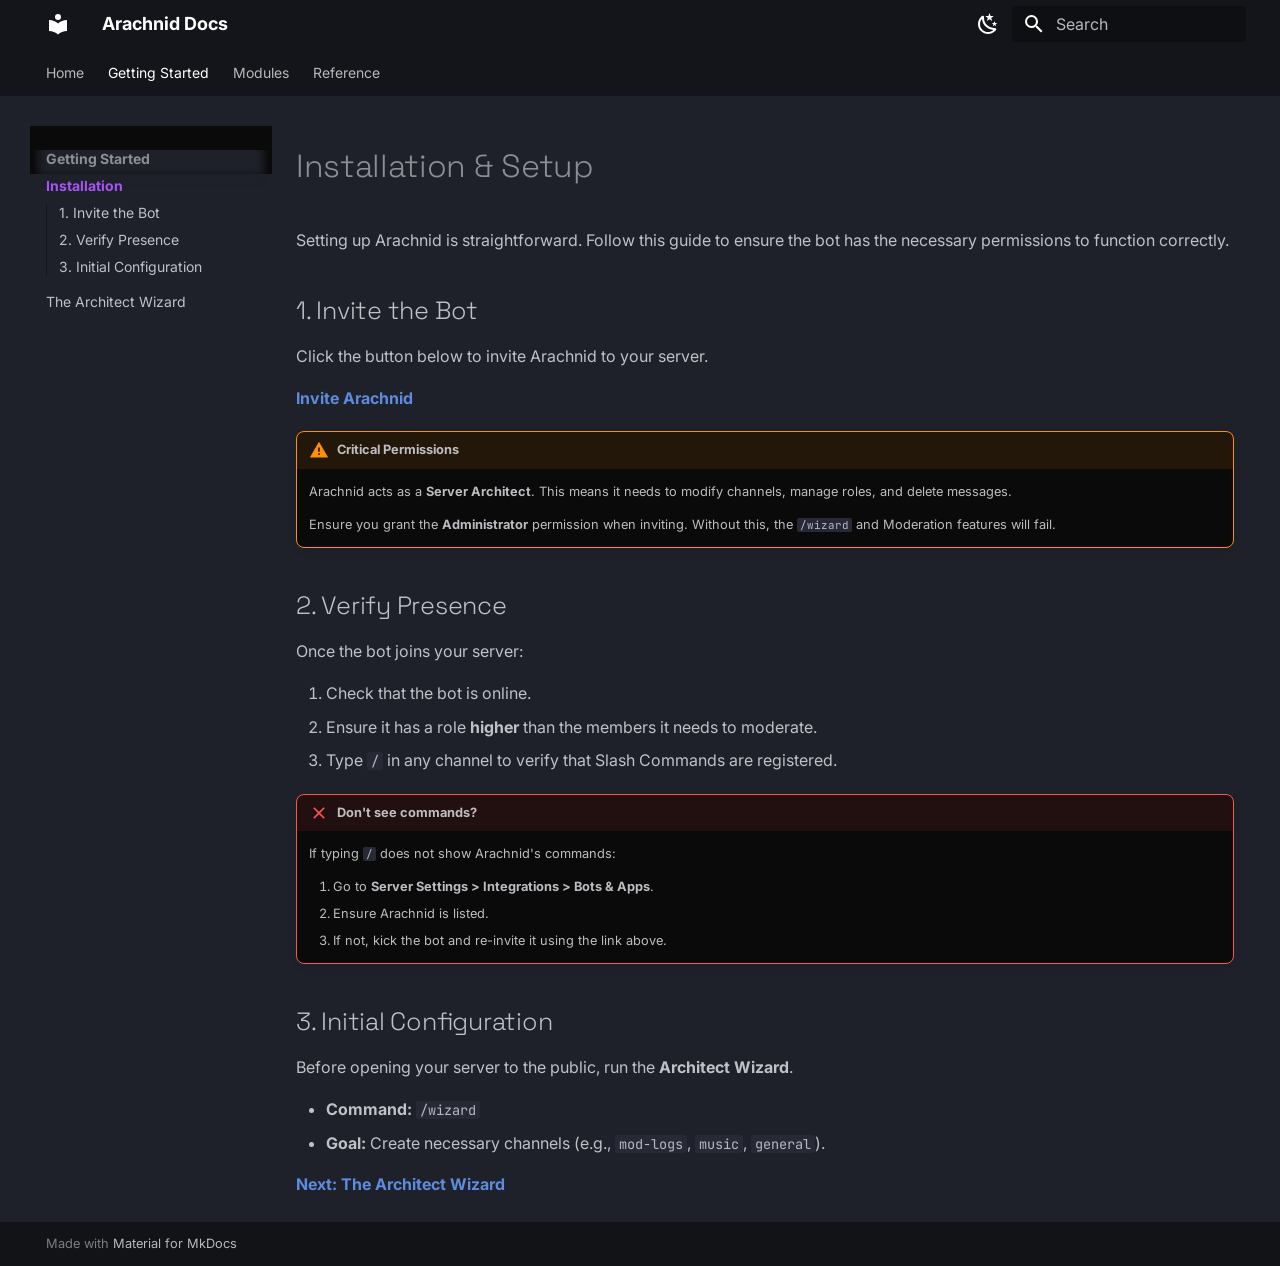
<file: site/getting-started/installation/index.html>
<!doctype html>
<html lang="en" class="no-js">
  <head>

      <meta charset="utf-8">
      <meta name="viewport" content="width=device-width,initial-scale=1">

        <meta name="description" content="The ultimate Discord Architect, Music, and Economy bot.">


        <meta name="author" content="fenruko">


        <link rel="canonical" href="https://arachanid.readthedocs.io/getting-started/installation/">


        <link rel="prev" href="../..">


        <link rel="next" href="../architect/">





      <link rel="icon" href="../../assets/images/favicon.png">
      <meta name="generator" content="mkdocs-1.6.1, mkdocs-material-9.7.6">



        <title>Installation - Arachnid Docs</title>



      <link rel="stylesheet" href="../../assets/stylesheets/main.484c7ddc.min.css">


        <link rel="stylesheet" href="../../assets/stylesheets/palette.ab4e12ef.min.css">












        <link rel="preconnect" href="https://fonts.gstatic.com" crossorigin>
        <link rel="stylesheet" href="https://fonts.googleapis.com/css?family=Inter:300,300i,400,400i,700,700i%7CJetBrains+Mono:400,400i,700,700i&display=fallback">
        <style>:root{--md-text-font:"Inter";--md-code-font:"JetBrains Mono"}</style>



      <link rel="stylesheet" href="../../assets/custom.css">

    <script>__md_scope=new URL("../..",location),__md_hash=e=>[...e].reduce(((e,_)=>(e<<5)-e+_.charCodeAt(0)),0),__md_get=(e,_=localStorage,t=__md_scope)=>JSON.parse(_.getItem(t.pathname+"."+e)),__md_set=(e,_,t=localStorage,a=__md_scope)=>{try{t.setItem(a.pathname+"."+e,JSON.stringify(_))}catch(e){}}</script>





  </head>









    <body dir="ltr" data-md-color-scheme="slate" data-md-color-primary="black" data-md-color-accent="purple">


    <input class="md-toggle" data-md-toggle="drawer" type="checkbox" id="__drawer" autocomplete="off">
    <input class="md-toggle" data-md-toggle="search" type="checkbox" id="__search" autocomplete="off">
    <label class="md-overlay" for="__drawer"></label>
    <div data-md-component="skip">


        <a href="#installation-setup" class="md-skip">
          Skip to content
        </a>

    </div>
    <div data-md-component="announce">

    </div>




<header class="md-header" data-md-component="header">
  <nav class="md-header__inner md-grid" aria-label="Header">
    <a href="../.." title="Arachnid Docs" class="md-header__button md-logo" aria-label="Arachnid Docs" data-md-component="logo">


  <svg xmlns="http://www.w3.org/2000/svg" viewBox="0 0 24 24"><path d="M12 8a3 3 0 0 0 3-3 3 3 0 0 0-3-3 3 3 0 0 0-3 3 3 3 0 0 0 3 3m0 3.54C9.64 9.35 6.5 8 3 8v11c3.5 0 6.64 1.35 9 3.54 2.36-2.19 5.5-3.54 9-3.54V8c-3.5 0-6.64 1.35-9 3.54"/></svg>

    </a>
    <label class="md-header__button md-icon" for="__drawer">

      <svg xmlns="http://www.w3.org/2000/svg" viewBox="0 0 24 24"><path d="M3 6h18v2H3zm0 5h18v2H3zm0 5h18v2H3z"/></svg>
    </label>
    <div class="md-header__title" data-md-component="header-title">
      <div class="md-header__ellipsis">
        <div class="md-header__topic">
          <span class="md-ellipsis">
            Arachnid Docs
          </span>
        </div>
        <div class="md-header__topic" data-md-component="header-topic">
          <span class="md-ellipsis">

              Installation

          </span>
        </div>
      </div>
    </div>


        <form class="md-header__option" data-md-component="palette">




    <input class="md-option" data-md-color-media="" data-md-color-scheme="slate" data-md-color-primary="black" data-md-color-accent="purple"  aria-label="Switch to Light Mode"  type="radio" name="__palette" id="__palette_0">

      <label class="md-header__button md-icon" title="Switch to Light Mode" for="__palette_1" hidden>
        <svg xmlns="http://www.w3.org/2000/svg" viewBox="0 0 24 24"><path d="m17.75 4.09-2.53 1.94.91 3.06-2.63-1.81-2.63 1.81.91-3.06-2.53-1.94L12.44 4l1.06-3 1.06 3zm3.5 6.91-1.64 1.25.59 1.98-1.7-1.17-1.7 1.17.59-1.98L15.75 11l2.06-.05L18.5 9l.69 1.95zm-2.28 4.95c.83-.08 1.72 1.1 1.19 1.85-.32.45-.66.87-1.08 1.27C15.17 23 8.84 23 4.94 19.07c-3.91-3.9-3.91-10.24 0-14.14.4-.4.82-.76 1.27-1.08.75-.53 1.93.36 1.85 1.19-.27 2.86.69 5.83 2.89 8.02a9.96 9.96 0 0 0 8.02 2.89m-1.64 2.02a12.08 12.08 0 0 1-7.8-3.47c-2.17-2.19-3.33-5-3.49-7.82-2.81 3.14-2.7 7.96.31 10.98 3.02 3.01 7.84 3.12 10.98.31"/></svg>
      </label>





    <input class="md-option" data-md-color-media="" data-md-color-scheme="default" data-md-color-primary="black" data-md-color-accent="purple"  aria-label="Switch to Dark Mode"  type="radio" name="__palette" id="__palette_1">

      <label class="md-header__button md-icon" title="Switch to Dark Mode" for="__palette_0" hidden>
        <svg xmlns="http://www.w3.org/2000/svg" viewBox="0 0 24 24"><path d="M12 7a5 5 0 0 1 5 5 5 5 0 0 1-5 5 5 5 0 0 1-5-5 5 5 0 0 1 5-5m0 2a3 3 0 0 0-3 3 3 3 0 0 0 3 3 3 3 0 0 0 3-3 3 3 0 0 0-3-3m0-7 2.39 3.42C13.65 5.15 12.84 5 12 5s-1.65.15-2.39.42zM3.34 7l4.16-.35A7.2 7.2 0 0 0 5.94 8.5c-.44.74-.69 1.5-.83 2.29zm.02 10 1.76-3.77a7.131 7.131 0 0 0 2.38 4.14zM20.65 7l-1.77 3.79a7.02 7.02 0 0 0-2.38-4.15zm-.01 10-4.14.36c.59-.51 1.12-1.14 1.54-1.86.42-.73.69-1.5.83-2.29zM12 22l-2.41-3.44c.74.27 1.55.44 2.41.44.82 0 1.63-.17 2.37-.44z"/></svg>
      </label>


</form>



      <script>var palette=__md_get("__palette");if(palette&&palette.color){if("(prefers-color-scheme)"===palette.color.media){var media=matchMedia("(prefers-color-scheme: light)"),input=document.querySelector(media.matches?"[data-md-color-media='(prefers-color-scheme: light)']":"[data-md-color-media='(prefers-color-scheme: dark)']");palette.color.media=input.getAttribute("data-md-color-media"),palette.color.scheme=input.getAttribute("data-md-color-scheme"),palette.color.primary=input.getAttribute("data-md-color-primary"),palette.color.accent=input.getAttribute("data-md-color-accent")}for(var[key,value]of Object.entries(palette.color))document.body.setAttribute("data-md-color-"+key,value)}</script>





        <label class="md-header__button md-icon" for="__search">

          <svg xmlns="http://www.w3.org/2000/svg" viewBox="0 0 24 24"><path d="M9.5 3A6.5 6.5 0 0 1 16 9.5c0 1.61-.59 3.09-1.56 4.23l.27.27h.79l5 5-1.5 1.5-5-5v-.79l-.27-.27A6.52 6.52 0 0 1 9.5 16 6.5 6.5 0 0 1 3 9.5 6.5 6.5 0 0 1 9.5 3m0 2C7 5 5 7 5 9.5S7 14 9.5 14 14 12 14 9.5 12 5 9.5 5"/></svg>
        </label>
        <div class="md-search" data-md-component="search" role="dialog">
  <label class="md-search__overlay" for="__search"></label>
  <div class="md-search__inner" role="search">
    <form class="md-search__form" name="search">
      <input type="text" class="md-search__input" name="query" aria-label="Search" placeholder="Search" autocapitalize="off" autocorrect="off" autocomplete="off" spellcheck="false" data-md-component="search-query" required>
      <label class="md-search__icon md-icon" for="__search">

        <svg xmlns="http://www.w3.org/2000/svg" viewBox="0 0 24 24"><path d="M9.5 3A6.5 6.5 0 0 1 16 9.5c0 1.61-.59 3.09-1.56 4.23l.27.27h.79l5 5-1.5 1.5-5-5v-.79l-.27-.27A6.52 6.52 0 0 1 9.5 16 6.5 6.5 0 0 1 3 9.5 6.5 6.5 0 0 1 9.5 3m0 2C7 5 5 7 5 9.5S7 14 9.5 14 14 12 14 9.5 12 5 9.5 5"/></svg>

        <svg xmlns="http://www.w3.org/2000/svg" viewBox="0 0 24 24"><path d="M20 11v2H8l5.5 5.5-1.42 1.42L4.16 12l7.92-7.92L13.5 5.5 8 11z"/></svg>
      </label>
      <nav class="md-search__options" aria-label="Search">

        <button type="reset" class="md-search__icon md-icon" title="Clear" aria-label="Clear" tabindex="-1">

          <svg xmlns="http://www.w3.org/2000/svg" viewBox="0 0 24 24"><path d="M19 6.41 17.59 5 12 10.59 6.41 5 5 6.41 10.59 12 5 17.59 6.41 19 12 13.41 17.59 19 19 17.59 13.41 12z"/></svg>
        </button>
      </nav>

        <div class="md-search__suggest" data-md-component="search-suggest"></div>

    </form>
    <div class="md-search__output">
      <div class="md-search__scrollwrap" tabindex="0" data-md-scrollfix>
        <div class="md-search-result" data-md-component="search-result">
          <div class="md-search-result__meta">
            Initializing search
          </div>
          <ol class="md-search-result__list" role="presentation"></ol>
        </div>
      </div>
    </div>
  </div>
</div>



  </nav>

</header>

    <div class="md-container" data-md-component="container">





<nav class="md-tabs" aria-label="Tabs" data-md-component="tabs">
  <div class="md-grid">
    <ul class="md-tabs__list">






    <li class="md-tabs__item">
      <a href="../.." class="md-tabs__link">





  Home

      </a>
    </li>












      <li class="md-tabs__item md-tabs__item--active">
        <a href="./" class="md-tabs__link">



  Getting Started

        </a>
      </li>











      <li class="md-tabs__item">
        <a href="../../modules/architect/" class="md-tabs__link">



  Modules

        </a>
      </li>











      <li class="md-tabs__item">
        <a href="../../reference/commands/" class="md-tabs__link">



  Reference

        </a>
      </li>




    </ul>
  </div>
</nav>



      <main class="md-main" data-md-component="main">
        <div class="md-main__inner md-grid">



              <div class="md-sidebar md-sidebar--primary" data-md-component="sidebar" data-md-type="navigation" >
                <div class="md-sidebar__scrollwrap">
                  <div class="md-sidebar__inner">








<nav class="md-nav md-nav--primary md-nav--lifted md-nav--integrated" aria-label="Navigation" data-md-level="0">
  <label class="md-nav__title" for="__drawer">
    <a href="../.." title="Arachnid Docs" class="md-nav__button md-logo" aria-label="Arachnid Docs" data-md-component="logo">


  <svg xmlns="http://www.w3.org/2000/svg" viewBox="0 0 24 24"><path d="M12 8a3 3 0 0 0 3-3 3 3 0 0 0-3-3 3 3 0 0 0-3 3 3 3 0 0 0 3 3m0 3.54C9.64 9.35 6.5 8 3 8v11c3.5 0 6.64 1.35 9 3.54 2.36-2.19 5.5-3.54 9-3.54V8c-3.5 0-6.64 1.35-9 3.54"/></svg>

    </a>
    Arachnid Docs
  </label>

  <ul class="md-nav__list" data-md-scrollfix>







    <li class="md-nav__item">
      <a href="../.." class="md-nav__link">



  <span class="md-ellipsis">


    Home



  </span>



      </a>
    </li>
























    <li class="md-nav__item md-nav__item--active md-nav__item--section md-nav__item--nested">



        <input class="md-nav__toggle md-toggle " type="checkbox" id="__nav_2" checked>


          <label class="md-nav__link" for="__nav_2" id="__nav_2_label" tabindex="">



  <span class="md-ellipsis">


    Getting Started



  </span>



            <span class="md-nav__icon md-icon"></span>
          </label>

        <nav class="md-nav" data-md-level="1" aria-labelledby="__nav_2_label" aria-expanded="true">
          <label class="md-nav__title" for="__nav_2">
            <span class="md-nav__icon md-icon"></span>


    Getting Started


          </label>
          <ul class="md-nav__list" data-md-scrollfix>









    <li class="md-nav__item md-nav__item--active">

      <input class="md-nav__toggle md-toggle" type="checkbox" id="__toc">





        <label class="md-nav__link md-nav__link--active" for="__toc">



  <span class="md-ellipsis">


    Installation



  </span>



          <span class="md-nav__icon md-icon"></span>
        </label>

      <a href="./" class="md-nav__link md-nav__link--active">



  <span class="md-ellipsis">


    Installation



  </span>



      </a>



<nav class="md-nav md-nav--secondary" aria-label="Table of contents">






    <label class="md-nav__title" for="__toc">
      <span class="md-nav__icon md-icon"></span>
      Table of contents
    </label>
    <ul class="md-nav__list" data-md-component="toc" data-md-scrollfix>

        <li class="md-nav__item">
  <a href="#1-invite-the-bot" class="md-nav__link">
    <span class="md-ellipsis">

        1. Invite the Bot

    </span>
  </a>

</li>

        <li class="md-nav__item">
  <a href="#2-verify-presence" class="md-nav__link">
    <span class="md-ellipsis">

        2. Verify Presence

    </span>
  </a>

</li>

        <li class="md-nav__item">
  <a href="#3-initial-configuration" class="md-nav__link">
    <span class="md-ellipsis">

        3. Initial Configuration

    </span>
  </a>

</li>

    </ul>

</nav>

    </li>










    <li class="md-nav__item">
      <a href="../architect/" class="md-nav__link">



  <span class="md-ellipsis">


    The Architect Wizard



  </span>



      </a>
    </li>




          </ul>
        </nav>

    </li>



















    <li class="md-nav__item md-nav__item--nested">



        <input class="md-nav__toggle md-toggle " type="checkbox" id="__nav_3" >


          <label class="md-nav__link" for="__nav_3" id="__nav_3_label" tabindex="0">



  <span class="md-ellipsis">


    Modules



  </span>



            <span class="md-nav__icon md-icon"></span>
          </label>

        <nav class="md-nav" data-md-level="1" aria-labelledby="__nav_3_label" aria-expanded="false">
          <label class="md-nav__title" for="__nav_3">
            <span class="md-nav__icon md-icon"></span>


    Modules


          </label>
          <ul class="md-nav__list" data-md-scrollfix>







    <li class="md-nav__item">
      <a href="../../modules/architect/" class="md-nav__link">



  <span class="md-ellipsis">


    Server Architect



  </span>



      </a>
    </li>










    <li class="md-nav__item">
      <a href="../../modules/music/" class="md-nav__link">



  <span class="md-ellipsis">


    Hi-Fi Music



  </span>



      </a>
    </li>










    <li class="md-nav__item">
      <a href="../../modules/economy/" class="md-nav__link">



  <span class="md-ellipsis">


    Global Economy



  </span>



      </a>
    </li>










    <li class="md-nav__item">
      <a href="../../modules/moderation/" class="md-nav__link">



  <span class="md-ellipsis">


    Moderation



  </span>



      </a>
    </li>










    <li class="md-nav__item">
      <a href="../../modules/social/" class="md-nav__link">



  <span class="md-ellipsis">


    Social & Leveling



  </span>



      </a>
    </li>




          </ul>
        </nav>

    </li>



















    <li class="md-nav__item md-nav__item--nested">



        <input class="md-nav__toggle md-toggle " type="checkbox" id="__nav_4" >


          <label class="md-nav__link" for="__nav_4" id="__nav_4_label" tabindex="0">



  <span class="md-ellipsis">


    Reference



  </span>



            <span class="md-nav__icon md-icon"></span>
          </label>

        <nav class="md-nav" data-md-level="1" aria-labelledby="__nav_4_label" aria-expanded="false">
          <label class="md-nav__title" for="__nav_4">
            <span class="md-nav__icon md-icon"></span>


    Reference


          </label>
          <ul class="md-nav__list" data-md-scrollfix>







    <li class="md-nav__item">
      <a href="../../reference/commands/" class="md-nav__link">



  <span class="md-ellipsis">


    Command List



  </span>



      </a>
    </li>










    <li class="md-nav__item">
      <a href="../../reference/glossary/" class="md-nav__link">



  <span class="md-ellipsis">


    Glossary



  </span>



      </a>
    </li>




          </ul>
        </nav>

    </li>



  </ul>
</nav>
                  </div>
                </div>
              </div>




            <div class="md-content" data-md-component="content">

              <article class="md-content__inner md-typeset">





<h1 id="installation-setup">Installation &amp; Setup</h1>
<p>Setting up Arachnid is straightforward. Follow this guide to ensure the bot has the necessary permissions to function correctly.</p>
<h2 id="1-invite-the-bot">1. Invite the Bot</h2>
<p>Click the button below to invite Arachnid to your server.</p>
<p><a href="https://discord.com/oauth2/authorize?client_id=1329184069426348052&amp;permissions=5076723787231222&amp;integration_type=0&amp;scope=bot"><strong>Invite Arachnid</strong></a></p>
<div class="admonition warning">
<p class="admonition-title">Critical Permissions</p>
<p>Arachnid acts as a <strong>Server Architect</strong>. This means it needs to modify channels, manage roles, and delete messages. </p>
<p>Ensure you grant the <strong>Administrator</strong> permission when inviting. Without this, the <code>/wizard</code> and Moderation features will fail.</p>
</div>
<h2 id="2-verify-presence">2. Verify Presence</h2>
<p>Once the bot joins your server:</p>
<ol>
<li>Check that the bot is online.</li>
<li>Ensure it has a role <strong>higher</strong> than the members it needs to moderate.</li>
<li>Type <code>/</code> in any channel to verify that Slash Commands are registered.</li>
</ol>
<div class="admonition failure">
<p class="admonition-title">Don't see commands?</p>
<p>If typing <code>/</code> does not show Arachnid's commands:</p>
<ol>
<li>Go to <strong>Server Settings &gt; Integrations &gt; Bots &amp; Apps</strong>.</li>
<li>Ensure Arachnid is listed.</li>
<li>If not, kick the bot and re-invite it using the link above.</li>
</ol>
</div>
<h2 id="3-initial-configuration">3. Initial Configuration</h2>
<p>Before opening your server to the public, run the <strong>Architect Wizard</strong>.</p>
<ul>
<li><strong>Command:</strong> <code>/wizard</code></li>
<li><strong>Goal:</strong> Create necessary channels (e.g., <code>mod-logs</code>, <code>music</code>, <code>general</code>).</li>
</ul>
<p><a href="../architect/"><strong>Next: The Architect Wizard</strong></a></p>













              </article>
            </div>


  <script>var tabs=__md_get("__tabs");if(Array.isArray(tabs))e:for(var set of document.querySelectorAll(".tabbed-set")){var labels=set.querySelector(".tabbed-labels");for(var tab of tabs)for(var label of labels.getElementsByTagName("label"))if(label.innerText.trim()===tab){var input=document.getElementById(label.htmlFor);input.checked=!0;continue e}}</script>

<script>var target=document.getElementById(location.hash.slice(1));target&&target.name&&(target.checked=target.name.startsWith("__tabbed_"))</script>
        </div>

      </main>

        <footer class="md-footer">

  <div class="md-footer-meta md-typeset">
    <div class="md-footer-meta__inner md-grid">
      <div class="md-copyright">


    Made with
    <a href="https://squidfunk.github.io/mkdocs-material/" target="_blank" rel="noopener">
      Material for MkDocs
    </a>

</div>

    </div>
  </div>
</footer>

    </div>
    <div class="md-dialog" data-md-component="dialog">
      <div class="md-dialog__inner md-typeset"></div>
    </div>





      <script id="__config" type="application/json">{"annotate": null, "base": "../..", "features": ["navigation.tabs", "navigation.sections", "navigation.instant", "navigation.tracking", "toc.integrate", "search.suggest", "search.highlight", "content.code.copy", "content.tabs.link", "content.tooltips"], "search": "../../assets/javascripts/workers/search.2c215733.min.js", "tags": null, "translations": {"clipboard.copied": "Copied to clipboard", "clipboard.copy": "Copy to clipboard", "search.result.more.one": "1 more on this page", "search.result.more.other": "# more on this page", "search.result.none": "No matching documents", "search.result.one": "1 matching document", "search.result.other": "# matching documents", "search.result.placeholder": "Type to start searching", "search.result.term.missing": "Missing", "select.version": "Select version"}, "version": null}</script>


      <script src="../../assets/javascripts/bundle.79ae519e.min.js"></script>


  </body>
</html>
</file>
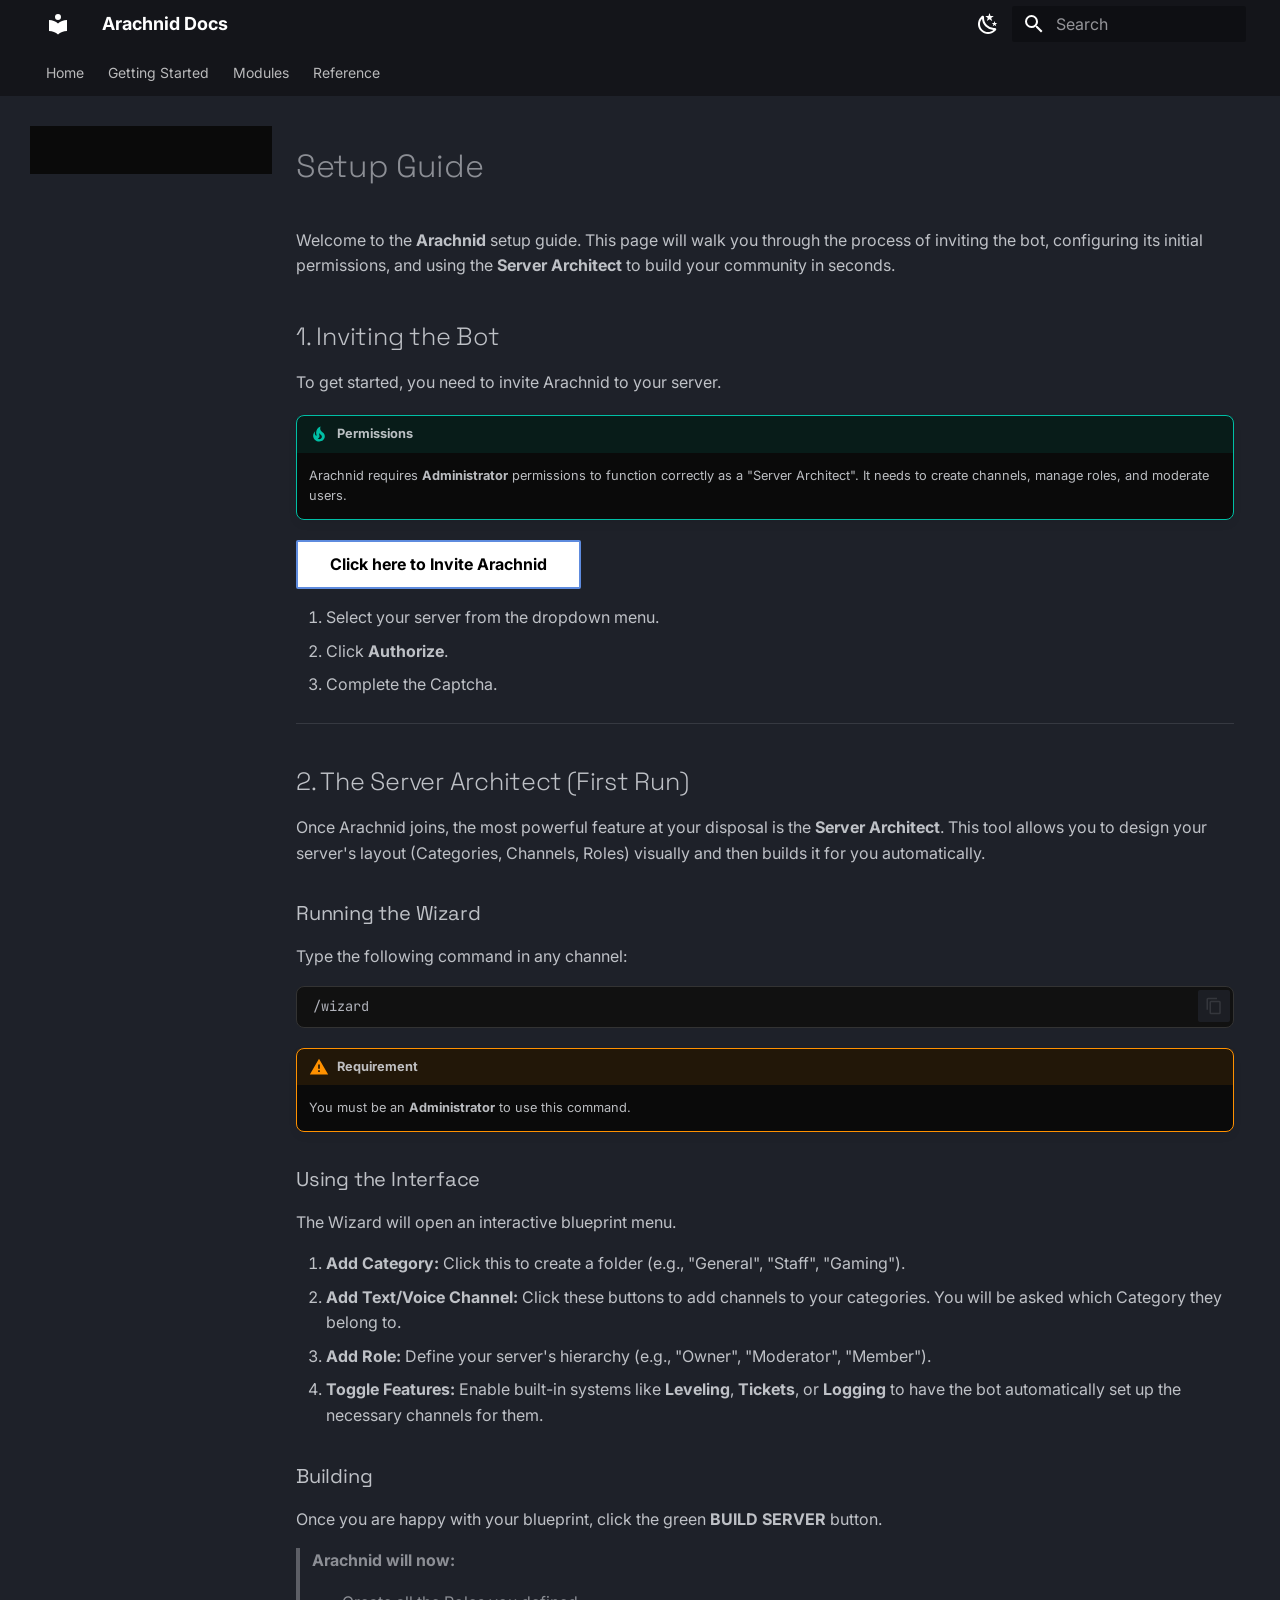
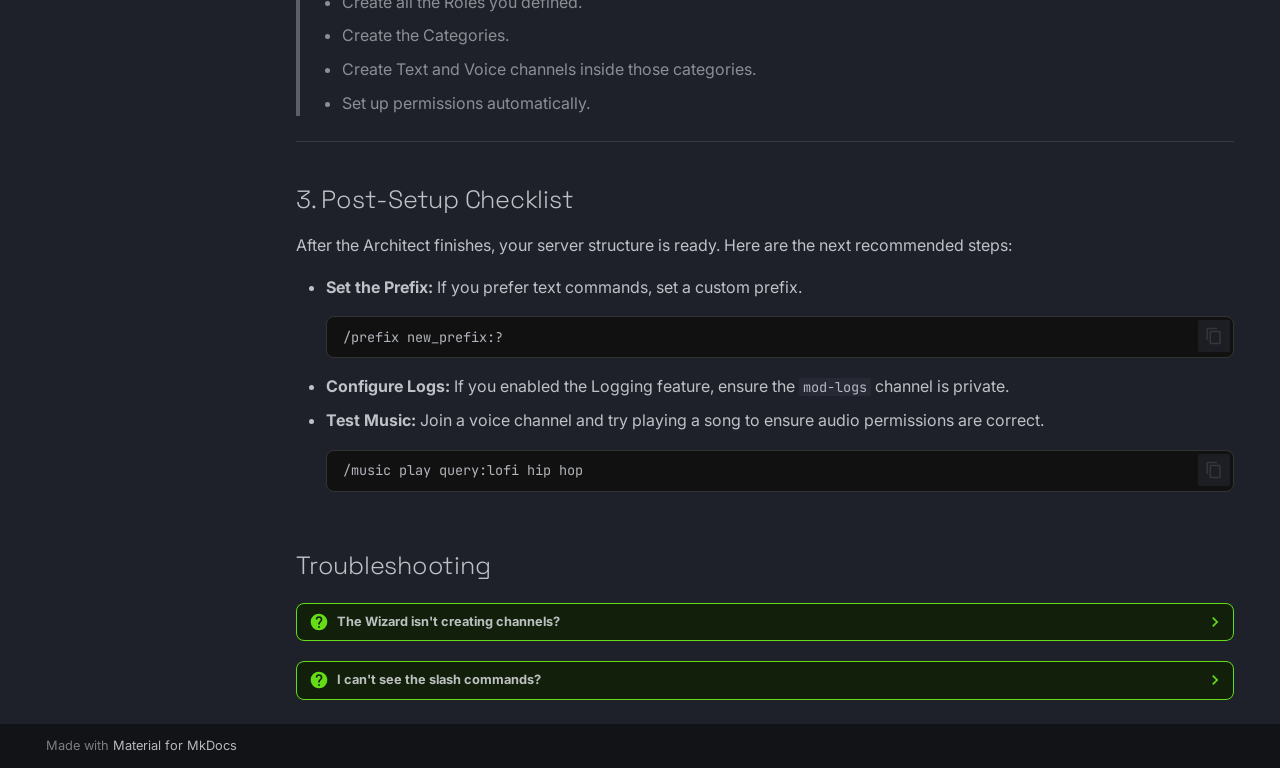
<file: site/getting-started/setup/index.html>
<!doctype html>
<html lang="en" class="no-js">
  <head>

      <meta charset="utf-8">
      <meta name="viewport" content="width=device-width,initial-scale=1">

        <meta name="description" content="The ultimate Discord Architect, Music, and Economy bot.">


        <meta name="author" content="fenruko">


        <link rel="canonical" href="https://arachanid.readthedocs.io/getting-started/setup/">







      <link rel="icon" href="../../assets/images/favicon.png">
      <meta name="generator" content="mkdocs-1.6.1, mkdocs-material-9.7.6">



        <title>Setup Guide - Arachnid Docs</title>



      <link rel="stylesheet" href="../../assets/stylesheets/main.484c7ddc.min.css">


        <link rel="stylesheet" href="../../assets/stylesheets/palette.ab4e12ef.min.css">












        <link rel="preconnect" href="https://fonts.gstatic.com" crossorigin>
        <link rel="stylesheet" href="https://fonts.googleapis.com/css?family=Inter:300,300i,400,400i,700,700i%7CJetBrains+Mono:400,400i,700,700i&display=fallback">
        <style>:root{--md-text-font:"Inter";--md-code-font:"JetBrains Mono"}</style>



      <link rel="stylesheet" href="../../assets/custom.css">

    <script>__md_scope=new URL("../..",location),__md_hash=e=>[...e].reduce(((e,_)=>(e<<5)-e+_.charCodeAt(0)),0),__md_get=(e,_=localStorage,t=__md_scope)=>JSON.parse(_.getItem(t.pathname+"."+e)),__md_set=(e,_,t=localStorage,a=__md_scope)=>{try{t.setItem(a.pathname+"."+e,JSON.stringify(_))}catch(e){}}</script>





  </head>









    <body dir="ltr" data-md-color-scheme="slate" data-md-color-primary="black" data-md-color-accent="purple">


    <input class="md-toggle" data-md-toggle="drawer" type="checkbox" id="__drawer" autocomplete="off">
    <input class="md-toggle" data-md-toggle="search" type="checkbox" id="__search" autocomplete="off">
    <label class="md-overlay" for="__drawer"></label>
    <div data-md-component="skip">


        <a href="#setup-guide" class="md-skip">
          Skip to content
        </a>

    </div>
    <div data-md-component="announce">

    </div>




<header class="md-header" data-md-component="header">
  <nav class="md-header__inner md-grid" aria-label="Header">
    <a href="../.." title="Arachnid Docs" class="md-header__button md-logo" aria-label="Arachnid Docs" data-md-component="logo">


  <svg xmlns="http://www.w3.org/2000/svg" viewBox="0 0 24 24"><path d="M12 8a3 3 0 0 0 3-3 3 3 0 0 0-3-3 3 3 0 0 0-3 3 3 3 0 0 0 3 3m0 3.54C9.64 9.35 6.5 8 3 8v11c3.5 0 6.64 1.35 9 3.54 2.36-2.19 5.5-3.54 9-3.54V8c-3.5 0-6.64 1.35-9 3.54"/></svg>

    </a>
    <label class="md-header__button md-icon" for="__drawer">

      <svg xmlns="http://www.w3.org/2000/svg" viewBox="0 0 24 24"><path d="M3 6h18v2H3zm0 5h18v2H3zm0 5h18v2H3z"/></svg>
    </label>
    <div class="md-header__title" data-md-component="header-title">
      <div class="md-header__ellipsis">
        <div class="md-header__topic">
          <span class="md-ellipsis">
            Arachnid Docs
          </span>
        </div>
        <div class="md-header__topic" data-md-component="header-topic">
          <span class="md-ellipsis">

              Setup Guide

          </span>
        </div>
      </div>
    </div>


        <form class="md-header__option" data-md-component="palette">




    <input class="md-option" data-md-color-media="" data-md-color-scheme="slate" data-md-color-primary="black" data-md-color-accent="purple"  aria-label="Switch to Light Mode"  type="radio" name="__palette" id="__palette_0">

      <label class="md-header__button md-icon" title="Switch to Light Mode" for="__palette_1" hidden>
        <svg xmlns="http://www.w3.org/2000/svg" viewBox="0 0 24 24"><path d="m17.75 4.09-2.53 1.94.91 3.06-2.63-1.81-2.63 1.81.91-3.06-2.53-1.94L12.44 4l1.06-3 1.06 3zm3.5 6.91-1.64 1.25.59 1.98-1.7-1.17-1.7 1.17.59-1.98L15.75 11l2.06-.05L18.5 9l.69 1.95zm-2.28 4.95c.83-.08 1.72 1.1 1.19 1.85-.32.45-.66.87-1.08 1.27C15.17 23 8.84 23 4.94 19.07c-3.91-3.9-3.91-10.24 0-14.14.4-.4.82-.76 1.27-1.08.75-.53 1.93.36 1.85 1.19-.27 2.86.69 5.83 2.89 8.02a9.96 9.96 0 0 0 8.02 2.89m-1.64 2.02a12.08 12.08 0 0 1-7.8-3.47c-2.17-2.19-3.33-5-3.49-7.82-2.81 3.14-2.7 7.96.31 10.98 3.02 3.01 7.84 3.12 10.98.31"/></svg>
      </label>





    <input class="md-option" data-md-color-media="" data-md-color-scheme="default" data-md-color-primary="black" data-md-color-accent="purple"  aria-label="Switch to Dark Mode"  type="radio" name="__palette" id="__palette_1">

      <label class="md-header__button md-icon" title="Switch to Dark Mode" for="__palette_0" hidden>
        <svg xmlns="http://www.w3.org/2000/svg" viewBox="0 0 24 24"><path d="M12 7a5 5 0 0 1 5 5 5 5 0 0 1-5 5 5 5 0 0 1-5-5 5 5 0 0 1 5-5m0 2a3 3 0 0 0-3 3 3 3 0 0 0 3 3 3 3 0 0 0 3-3 3 3 0 0 0-3-3m0-7 2.39 3.42C13.65 5.15 12.84 5 12 5s-1.65.15-2.39.42zM3.34 7l4.16-.35A7.2 7.2 0 0 0 5.94 8.5c-.44.74-.69 1.5-.83 2.29zm.02 10 1.76-3.77a7.131 7.131 0 0 0 2.38 4.14zM20.65 7l-1.77 3.79a7.02 7.02 0 0 0-2.38-4.15zm-.01 10-4.14.36c.59-.51 1.12-1.14 1.54-1.86.42-.73.69-1.5.83-2.29zM12 22l-2.41-3.44c.74.27 1.55.44 2.41.44.82 0 1.63-.17 2.37-.44z"/></svg>
      </label>


</form>



      <script>var palette=__md_get("__palette");if(palette&&palette.color){if("(prefers-color-scheme)"===palette.color.media){var media=matchMedia("(prefers-color-scheme: light)"),input=document.querySelector(media.matches?"[data-md-color-media='(prefers-color-scheme: light)']":"[data-md-color-media='(prefers-color-scheme: dark)']");palette.color.media=input.getAttribute("data-md-color-media"),palette.color.scheme=input.getAttribute("data-md-color-scheme"),palette.color.primary=input.getAttribute("data-md-color-primary"),palette.color.accent=input.getAttribute("data-md-color-accent")}for(var[key,value]of Object.entries(palette.color))document.body.setAttribute("data-md-color-"+key,value)}</script>





        <label class="md-header__button md-icon" for="__search">

          <svg xmlns="http://www.w3.org/2000/svg" viewBox="0 0 24 24"><path d="M9.5 3A6.5 6.5 0 0 1 16 9.5c0 1.61-.59 3.09-1.56 4.23l.27.27h.79l5 5-1.5 1.5-5-5v-.79l-.27-.27A6.52 6.52 0 0 1 9.5 16 6.5 6.5 0 0 1 3 9.5 6.5 6.5 0 0 1 9.5 3m0 2C7 5 5 7 5 9.5S7 14 9.5 14 14 12 14 9.5 12 5 9.5 5"/></svg>
        </label>
        <div class="md-search" data-md-component="search" role="dialog">
  <label class="md-search__overlay" for="__search"></label>
  <div class="md-search__inner" role="search">
    <form class="md-search__form" name="search">
      <input type="text" class="md-search__input" name="query" aria-label="Search" placeholder="Search" autocapitalize="off" autocorrect="off" autocomplete="off" spellcheck="false" data-md-component="search-query" required>
      <label class="md-search__icon md-icon" for="__search">

        <svg xmlns="http://www.w3.org/2000/svg" viewBox="0 0 24 24"><path d="M9.5 3A6.5 6.5 0 0 1 16 9.5c0 1.61-.59 3.09-1.56 4.23l.27.27h.79l5 5-1.5 1.5-5-5v-.79l-.27-.27A6.52 6.52 0 0 1 9.5 16 6.5 6.5 0 0 1 3 9.5 6.5 6.5 0 0 1 9.5 3m0 2C7 5 5 7 5 9.5S7 14 9.5 14 14 12 14 9.5 12 5 9.5 5"/></svg>

        <svg xmlns="http://www.w3.org/2000/svg" viewBox="0 0 24 24"><path d="M20 11v2H8l5.5 5.5-1.42 1.42L4.16 12l7.92-7.92L13.5 5.5 8 11z"/></svg>
      </label>
      <nav class="md-search__options" aria-label="Search">

        <button type="reset" class="md-search__icon md-icon" title="Clear" aria-label="Clear" tabindex="-1">

          <svg xmlns="http://www.w3.org/2000/svg" viewBox="0 0 24 24"><path d="M19 6.41 17.59 5 12 10.59 6.41 5 5 6.41 10.59 12 5 17.59 6.41 19 12 13.41 17.59 19 19 17.59 13.41 12z"/></svg>
        </button>
      </nav>

        <div class="md-search__suggest" data-md-component="search-suggest"></div>

    </form>
    <div class="md-search__output">
      <div class="md-search__scrollwrap" tabindex="0" data-md-scrollfix>
        <div class="md-search-result" data-md-component="search-result">
          <div class="md-search-result__meta">
            Initializing search
          </div>
          <ol class="md-search-result__list" role="presentation"></ol>
        </div>
      </div>
    </div>
  </div>
</div>



  </nav>

</header>

    <div class="md-container" data-md-component="container">





<nav class="md-tabs" aria-label="Tabs" data-md-component="tabs">
  <div class="md-grid">
    <ul class="md-tabs__list">






    <li class="md-tabs__item">
      <a href="../.." class="md-tabs__link">





  Home

      </a>
    </li>










      <li class="md-tabs__item">
        <a href="../installation/" class="md-tabs__link">



  Getting Started

        </a>
      </li>











      <li class="md-tabs__item">
        <a href="../../modules/architect/" class="md-tabs__link">



  Modules

        </a>
      </li>











      <li class="md-tabs__item">
        <a href="../../reference/commands/" class="md-tabs__link">



  Reference

        </a>
      </li>




    </ul>
  </div>
</nav>



      <main class="md-main" data-md-component="main">
        <div class="md-main__inner md-grid">



              <div class="md-sidebar md-sidebar--primary" data-md-component="sidebar" data-md-type="navigation" >
                <div class="md-sidebar__scrollwrap">
                  <div class="md-sidebar__inner">








<nav class="md-nav md-nav--primary md-nav--lifted md-nav--integrated" aria-label="Navigation" data-md-level="0">
  <label class="md-nav__title" for="__drawer">
    <a href="../.." title="Arachnid Docs" class="md-nav__button md-logo" aria-label="Arachnid Docs" data-md-component="logo">


  <svg xmlns="http://www.w3.org/2000/svg" viewBox="0 0 24 24"><path d="M12 8a3 3 0 0 0 3-3 3 3 0 0 0-3-3 3 3 0 0 0-3 3 3 3 0 0 0 3 3m0 3.54C9.64 9.35 6.5 8 3 8v11c3.5 0 6.64 1.35 9 3.54 2.36-2.19 5.5-3.54 9-3.54V8c-3.5 0-6.64 1.35-9 3.54"/></svg>

    </a>
    Arachnid Docs
  </label>

  <ul class="md-nav__list" data-md-scrollfix>







    <li class="md-nav__item">
      <a href="../.." class="md-nav__link">



  <span class="md-ellipsis">


    Home



  </span>



      </a>
    </li>



















    <li class="md-nav__item md-nav__item--nested">



        <input class="md-nav__toggle md-toggle " type="checkbox" id="__nav_2" >


          <label class="md-nav__link" for="__nav_2" id="__nav_2_label" tabindex="0">



  <span class="md-ellipsis">


    Getting Started



  </span>



            <span class="md-nav__icon md-icon"></span>
          </label>

        <nav class="md-nav" data-md-level="1" aria-labelledby="__nav_2_label" aria-expanded="false">
          <label class="md-nav__title" for="__nav_2">
            <span class="md-nav__icon md-icon"></span>


    Getting Started


          </label>
          <ul class="md-nav__list" data-md-scrollfix>







    <li class="md-nav__item">
      <a href="../installation/" class="md-nav__link">



  <span class="md-ellipsis">


    Installation



  </span>



      </a>
    </li>










    <li class="md-nav__item">
      <a href="../architect/" class="md-nav__link">



  <span class="md-ellipsis">


    The Architect Wizard



  </span>



      </a>
    </li>




          </ul>
        </nav>

    </li>



















    <li class="md-nav__item md-nav__item--nested">



        <input class="md-nav__toggle md-toggle " type="checkbox" id="__nav_3" >


          <label class="md-nav__link" for="__nav_3" id="__nav_3_label" tabindex="0">



  <span class="md-ellipsis">


    Modules



  </span>



            <span class="md-nav__icon md-icon"></span>
          </label>

        <nav class="md-nav" data-md-level="1" aria-labelledby="__nav_3_label" aria-expanded="false">
          <label class="md-nav__title" for="__nav_3">
            <span class="md-nav__icon md-icon"></span>


    Modules


          </label>
          <ul class="md-nav__list" data-md-scrollfix>







    <li class="md-nav__item">
      <a href="../../modules/architect/" class="md-nav__link">



  <span class="md-ellipsis">


    Server Architect



  </span>



      </a>
    </li>










    <li class="md-nav__item">
      <a href="../../modules/music/" class="md-nav__link">



  <span class="md-ellipsis">


    Hi-Fi Music



  </span>



      </a>
    </li>










    <li class="md-nav__item">
      <a href="../../modules/economy/" class="md-nav__link">



  <span class="md-ellipsis">


    Global Economy



  </span>



      </a>
    </li>










    <li class="md-nav__item">
      <a href="../../modules/moderation/" class="md-nav__link">



  <span class="md-ellipsis">


    Moderation



  </span>



      </a>
    </li>










    <li class="md-nav__item">
      <a href="../../modules/social/" class="md-nav__link">



  <span class="md-ellipsis">


    Social & Leveling



  </span>



      </a>
    </li>




          </ul>
        </nav>

    </li>



















    <li class="md-nav__item md-nav__item--nested">



        <input class="md-nav__toggle md-toggle " type="checkbox" id="__nav_4" >


          <label class="md-nav__link" for="__nav_4" id="__nav_4_label" tabindex="0">



  <span class="md-ellipsis">


    Reference



  </span>



            <span class="md-nav__icon md-icon"></span>
          </label>

        <nav class="md-nav" data-md-level="1" aria-labelledby="__nav_4_label" aria-expanded="false">
          <label class="md-nav__title" for="__nav_4">
            <span class="md-nav__icon md-icon"></span>


    Reference


          </label>
          <ul class="md-nav__list" data-md-scrollfix>







    <li class="md-nav__item">
      <a href="../../reference/commands/" class="md-nav__link">



  <span class="md-ellipsis">


    Command List



  </span>



      </a>
    </li>










    <li class="md-nav__item">
      <a href="../../reference/glossary/" class="md-nav__link">



  <span class="md-ellipsis">


    Glossary



  </span>



      </a>
    </li>




          </ul>
        </nav>

    </li>



  </ul>
</nav>
                  </div>
                </div>
              </div>




            <div class="md-content" data-md-component="content">

              <article class="md-content__inner md-typeset">





<h1 id="setup-guide">Setup Guide</h1>
<p>Welcome to the <strong>Arachnid</strong> setup guide. This page will walk you through the process of inviting the bot, configuring its initial permissions, and using the <strong>Server Architect</strong> to build your community in seconds.</p>
<h2 id="1-inviting-the-bot">1. Inviting the Bot</h2>
<p>To get started, you need to invite Arachnid to your server.</p>
<div class="admonition tip">
<p class="admonition-title">Permissions</p>
<p>Arachnid requires <strong>Administrator</strong> permissions to function correctly as a "Server Architect". It needs to create channels, manage roles, and moderate users.</p>
</div>
<p><a class="md-button md-button--primary" href="https://discord.com/oauth2/authorize?client_id=1329184069426348052&amp;permissions=5076723787231222&amp;integration_type=0&amp;scope=bot"><strong>Click here to Invite Arachnid</strong></a></p>
<ol>
<li>Select your server from the dropdown menu.</li>
<li>Click <strong>Authorize</strong>.</li>
<li>Complete the Captcha.</li>
</ol>
<hr />
<h2 id="2-the-server-architect-first-run">2. The Server Architect (First Run)</h2>
<p>Once Arachnid joins, the most powerful feature at your disposal is the <strong>Server Architect</strong>. This tool allows you to design your server's layout (Categories, Channels, Roles) visually and then builds it for you automatically.</p>
<h3 id="running-the-wizard">Running the Wizard</h3>
<p>Type the following command in any channel:</p>
<div class="highlight"><pre><span></span><code><a id="__codelineno-0-1" name="__codelineno-0-1" href="#__codelineno-0-1"></a>/wizard
</code></pre></div>
<div class="admonition warning">
<p class="admonition-title">Requirement</p>
<p>You must be an <strong>Administrator</strong> to use this command.</p>
</div>
<h3 id="using-the-interface">Using the Interface</h3>
<p>The Wizard will open an interactive blueprint menu.</p>
<ol>
<li><strong>Add Category:</strong> Click this to create a folder (e.g., "General", "Staff", "Gaming").</li>
<li><strong>Add Text/Voice Channel:</strong> Click these buttons to add channels to your categories. You will be asked which Category they belong to.</li>
<li><strong>Add Role:</strong> Define your server's hierarchy (e.g., "Owner", "Moderator", "Member").</li>
<li><strong>Toggle Features:</strong> Enable built-in systems like <strong>Leveling</strong>, <strong>Tickets</strong>, or <strong>Logging</strong> to have the bot automatically set up the necessary channels for them.</li>
</ol>
<h3 id="building">Building</h3>
<p>Once you are happy with your blueprint, click the green <strong>BUILD SERVER</strong> button.</p>
<blockquote>
<p><strong>Arachnid will now:</strong></p>
<ul>
<li>Create all the Roles you defined.</li>
<li>Create the Categories.</li>
<li>Create Text and Voice channels inside those categories.</li>
<li>Set up permissions automatically.</li>
</ul>
</blockquote>
<hr />
<h2 id="3-post-setup-checklist">3. Post-Setup Checklist</h2>
<p>After the Architect finishes, your server structure is ready. Here are the next recommended steps:</p>
<ul>
<li><strong>Set the Prefix:</strong> If you prefer text commands, set a custom prefix.
    <div class="highlight"><pre><span></span><code><a id="__codelineno-1-1" name="__codelineno-1-1" href="#__codelineno-1-1"></a>/prefix<span class="w"> </span>new_prefix:?
</code></pre></div></li>
<li><strong>Configure Logs:</strong> If you enabled the Logging feature, ensure the <code>mod-logs</code> channel is private.</li>
<li><strong>Test Music:</strong> Join a voice channel and try playing a song to ensure audio permissions are correct.
    <div class="highlight"><pre><span></span><code><a id="__codelineno-2-1" name="__codelineno-2-1" href="#__codelineno-2-1"></a>/music<span class="w"> </span>play<span class="w"> </span>query:lofi<span class="w"> </span>hip<span class="w"> </span>hop
</code></pre></div></li>
</ul>
<h2 id="troubleshooting">Troubleshooting</h2>
<details class="question">
<summary>The Wizard isn't creating channels?</summary>
<p>Ensure Arachnid has the <strong>Administrator</strong> permission and that its role is <strong>higher</strong> than the roles it is trying to manage in the Server Settings &gt; Roles list.</p>
</details>
<details class="question">
<summary>I can't see the slash commands?</summary>
<p>If slash commands aren't appearing, try re-inviting the bot or checking your User Settings &gt; Text &amp; Images &gt; "Use Slash Commands".</p>
</details>













              </article>
            </div>


  <script>var tabs=__md_get("__tabs");if(Array.isArray(tabs))e:for(var set of document.querySelectorAll(".tabbed-set")){var labels=set.querySelector(".tabbed-labels");for(var tab of tabs)for(var label of labels.getElementsByTagName("label"))if(label.innerText.trim()===tab){var input=document.getElementById(label.htmlFor);input.checked=!0;continue e}}</script>

<script>var target=document.getElementById(location.hash.slice(1));target&&target.name&&(target.checked=target.name.startsWith("__tabbed_"))</script>
        </div>

      </main>

        <footer class="md-footer">

  <div class="md-footer-meta md-typeset">
    <div class="md-footer-meta__inner md-grid">
      <div class="md-copyright">


    Made with
    <a href="https://squidfunk.github.io/mkdocs-material/" target="_blank" rel="noopener">
      Material for MkDocs
    </a>

</div>

    </div>
  </div>
</footer>

    </div>
    <div class="md-dialog" data-md-component="dialog">
      <div class="md-dialog__inner md-typeset"></div>
    </div>





      <script id="__config" type="application/json">{"annotate": null, "base": "../..", "features": ["navigation.tabs", "navigation.sections", "navigation.instant", "navigation.tracking", "toc.integrate", "search.suggest", "search.highlight", "content.code.copy", "content.tabs.link", "content.tooltips"], "search": "../../assets/javascripts/workers/search.2c215733.min.js", "tags": null, "translations": {"clipboard.copied": "Copied to clipboard", "clipboard.copy": "Copy to clipboard", "search.result.more.one": "1 more on this page", "search.result.more.other": "# more on this page", "search.result.none": "No matching documents", "search.result.one": "1 matching document", "search.result.other": "# matching documents", "search.result.placeholder": "Type to start searching", "search.result.term.missing": "Missing", "select.version": "Select version"}, "version": null}</script>


      <script src="../../assets/javascripts/bundle.79ae519e.min.js"></script>


  </body>
</html>
</file>
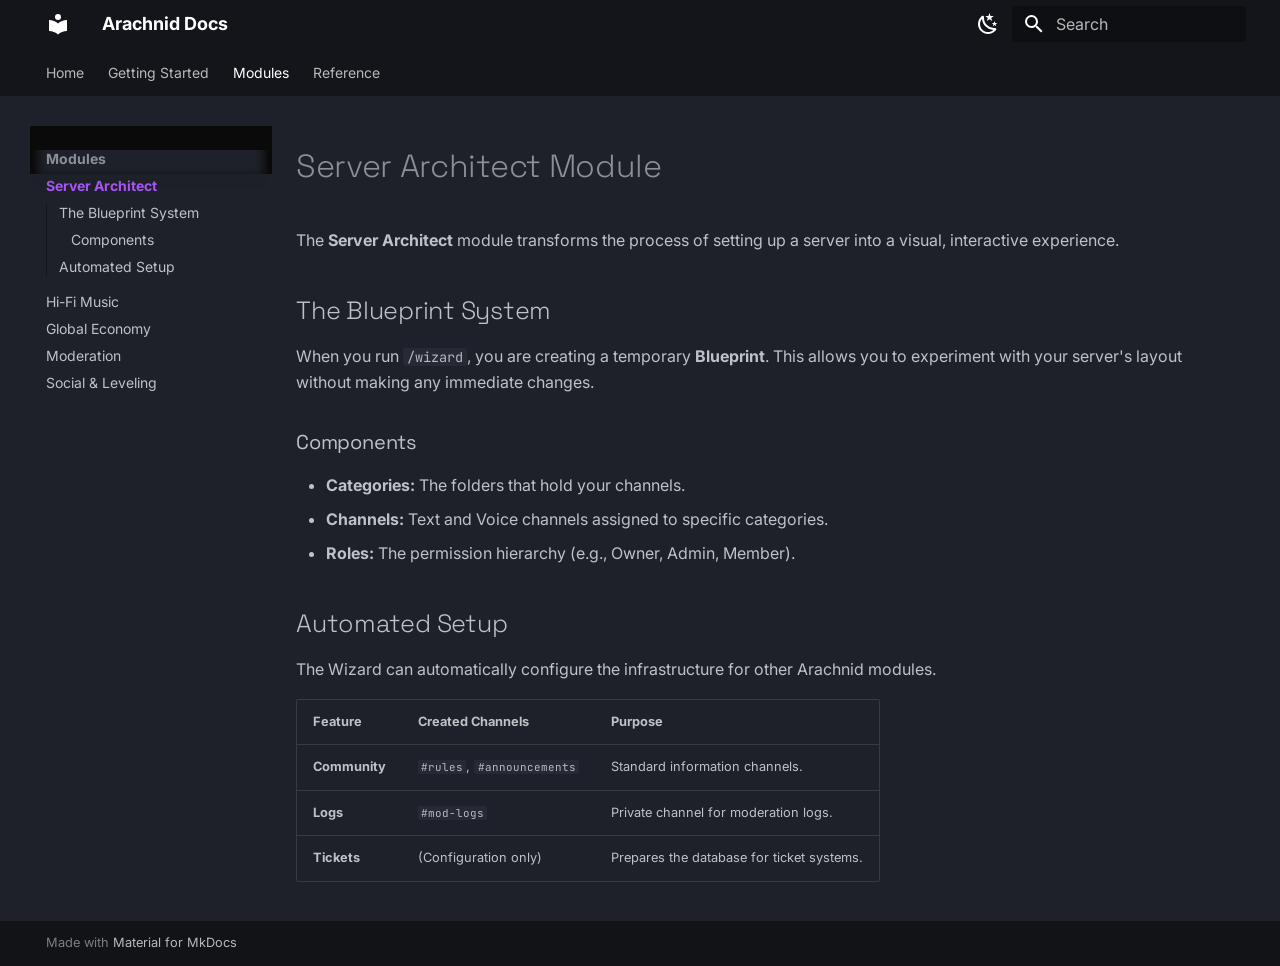
<file: site/modules/architect/index.html>
<!doctype html>
<html lang="en" class="no-js">
  <head>

      <meta charset="utf-8">
      <meta name="viewport" content="width=device-width,initial-scale=1">

        <meta name="description" content="The ultimate Discord Architect, Music, and Economy bot.">


        <meta name="author" content="fenruko">


        <link rel="canonical" href="https://arachanid.readthedocs.io/modules/architect/">


        <link rel="prev" href="../../getting-started/architect/">


        <link rel="next" href="../music/">





      <link rel="icon" href="../../assets/images/favicon.png">
      <meta name="generator" content="mkdocs-1.6.1, mkdocs-material-9.7.6">



        <title>Server Architect - Arachnid Docs</title>



      <link rel="stylesheet" href="../../assets/stylesheets/main.484c7ddc.min.css">


        <link rel="stylesheet" href="../../assets/stylesheets/palette.ab4e12ef.min.css">












        <link rel="preconnect" href="https://fonts.gstatic.com" crossorigin>
        <link rel="stylesheet" href="https://fonts.googleapis.com/css?family=Inter:300,300i,400,400i,700,700i%7CJetBrains+Mono:400,400i,700,700i&display=fallback">
        <style>:root{--md-text-font:"Inter";--md-code-font:"JetBrains Mono"}</style>



      <link rel="stylesheet" href="../../assets/custom.css">

    <script>__md_scope=new URL("../..",location),__md_hash=e=>[...e].reduce(((e,_)=>(e<<5)-e+_.charCodeAt(0)),0),__md_get=(e,_=localStorage,t=__md_scope)=>JSON.parse(_.getItem(t.pathname+"."+e)),__md_set=(e,_,t=localStorage,a=__md_scope)=>{try{t.setItem(a.pathname+"."+e,JSON.stringify(_))}catch(e){}}</script>





  </head>









    <body dir="ltr" data-md-color-scheme="slate" data-md-color-primary="black" data-md-color-accent="purple">


    <input class="md-toggle" data-md-toggle="drawer" type="checkbox" id="__drawer" autocomplete="off">
    <input class="md-toggle" data-md-toggle="search" type="checkbox" id="__search" autocomplete="off">
    <label class="md-overlay" for="__drawer"></label>
    <div data-md-component="skip">


        <a href="#server-architect-module" class="md-skip">
          Skip to content
        </a>

    </div>
    <div data-md-component="announce">

    </div>




<header class="md-header" data-md-component="header">
  <nav class="md-header__inner md-grid" aria-label="Header">
    <a href="../.." title="Arachnid Docs" class="md-header__button md-logo" aria-label="Arachnid Docs" data-md-component="logo">


  <svg xmlns="http://www.w3.org/2000/svg" viewBox="0 0 24 24"><path d="M12 8a3 3 0 0 0 3-3 3 3 0 0 0-3-3 3 3 0 0 0-3 3 3 3 0 0 0 3 3m0 3.54C9.64 9.35 6.5 8 3 8v11c3.5 0 6.64 1.35 9 3.54 2.36-2.19 5.5-3.54 9-3.54V8c-3.5 0-6.64 1.35-9 3.54"/></svg>

    </a>
    <label class="md-header__button md-icon" for="__drawer">

      <svg xmlns="http://www.w3.org/2000/svg" viewBox="0 0 24 24"><path d="M3 6h18v2H3zm0 5h18v2H3zm0 5h18v2H3z"/></svg>
    </label>
    <div class="md-header__title" data-md-component="header-title">
      <div class="md-header__ellipsis">
        <div class="md-header__topic">
          <span class="md-ellipsis">
            Arachnid Docs
          </span>
        </div>
        <div class="md-header__topic" data-md-component="header-topic">
          <span class="md-ellipsis">

              Server Architect

          </span>
        </div>
      </div>
    </div>


        <form class="md-header__option" data-md-component="palette">




    <input class="md-option" data-md-color-media="" data-md-color-scheme="slate" data-md-color-primary="black" data-md-color-accent="purple"  aria-label="Switch to Light Mode"  type="radio" name="__palette" id="__palette_0">

      <label class="md-header__button md-icon" title="Switch to Light Mode" for="__palette_1" hidden>
        <svg xmlns="http://www.w3.org/2000/svg" viewBox="0 0 24 24"><path d="m17.75 4.09-2.53 1.94.91 3.06-2.63-1.81-2.63 1.81.91-3.06-2.53-1.94L12.44 4l1.06-3 1.06 3zm3.5 6.91-1.64 1.25.59 1.98-1.7-1.17-1.7 1.17.59-1.98L15.75 11l2.06-.05L18.5 9l.69 1.95zm-2.28 4.95c.83-.08 1.72 1.1 1.19 1.85-.32.45-.66.87-1.08 1.27C15.17 23 8.84 23 4.94 19.07c-3.91-3.9-3.91-10.24 0-14.14.4-.4.82-.76 1.27-1.08.75-.53 1.93.36 1.85 1.19-.27 2.86.69 5.83 2.89 8.02a9.96 9.96 0 0 0 8.02 2.89m-1.64 2.02a12.08 12.08 0 0 1-7.8-3.47c-2.17-2.19-3.33-5-3.49-7.82-2.81 3.14-2.7 7.96.31 10.98 3.02 3.01 7.84 3.12 10.98.31"/></svg>
      </label>





    <input class="md-option" data-md-color-media="" data-md-color-scheme="default" data-md-color-primary="black" data-md-color-accent="purple"  aria-label="Switch to Dark Mode"  type="radio" name="__palette" id="__palette_1">

      <label class="md-header__button md-icon" title="Switch to Dark Mode" for="__palette_0" hidden>
        <svg xmlns="http://www.w3.org/2000/svg" viewBox="0 0 24 24"><path d="M12 7a5 5 0 0 1 5 5 5 5 0 0 1-5 5 5 5 0 0 1-5-5 5 5 0 0 1 5-5m0 2a3 3 0 0 0-3 3 3 3 0 0 0 3 3 3 3 0 0 0 3-3 3 3 0 0 0-3-3m0-7 2.39 3.42C13.65 5.15 12.84 5 12 5s-1.65.15-2.39.42zM3.34 7l4.16-.35A7.2 7.2 0 0 0 5.94 8.5c-.44.74-.69 1.5-.83 2.29zm.02 10 1.76-3.77a7.131 7.131 0 0 0 2.38 4.14zM20.65 7l-1.77 3.79a7.02 7.02 0 0 0-2.38-4.15zm-.01 10-4.14.36c.59-.51 1.12-1.14 1.54-1.86.42-.73.69-1.5.83-2.29zM12 22l-2.41-3.44c.74.27 1.55.44 2.41.44.82 0 1.63-.17 2.37-.44z"/></svg>
      </label>


</form>



      <script>var palette=__md_get("__palette");if(palette&&palette.color){if("(prefers-color-scheme)"===palette.color.media){var media=matchMedia("(prefers-color-scheme: light)"),input=document.querySelector(media.matches?"[data-md-color-media='(prefers-color-scheme: light)']":"[data-md-color-media='(prefers-color-scheme: dark)']");palette.color.media=input.getAttribute("data-md-color-media"),palette.color.scheme=input.getAttribute("data-md-color-scheme"),palette.color.primary=input.getAttribute("data-md-color-primary"),palette.color.accent=input.getAttribute("data-md-color-accent")}for(var[key,value]of Object.entries(palette.color))document.body.setAttribute("data-md-color-"+key,value)}</script>





        <label class="md-header__button md-icon" for="__search">

          <svg xmlns="http://www.w3.org/2000/svg" viewBox="0 0 24 24"><path d="M9.5 3A6.5 6.5 0 0 1 16 9.5c0 1.61-.59 3.09-1.56 4.23l.27.27h.79l5 5-1.5 1.5-5-5v-.79l-.27-.27A6.52 6.52 0 0 1 9.5 16 6.5 6.5 0 0 1 3 9.5 6.5 6.5 0 0 1 9.5 3m0 2C7 5 5 7 5 9.5S7 14 9.5 14 14 12 14 9.5 12 5 9.5 5"/></svg>
        </label>
        <div class="md-search" data-md-component="search" role="dialog">
  <label class="md-search__overlay" for="__search"></label>
  <div class="md-search__inner" role="search">
    <form class="md-search__form" name="search">
      <input type="text" class="md-search__input" name="query" aria-label="Search" placeholder="Search" autocapitalize="off" autocorrect="off" autocomplete="off" spellcheck="false" data-md-component="search-query" required>
      <label class="md-search__icon md-icon" for="__search">

        <svg xmlns="http://www.w3.org/2000/svg" viewBox="0 0 24 24"><path d="M9.5 3A6.5 6.5 0 0 1 16 9.5c0 1.61-.59 3.09-1.56 4.23l.27.27h.79l5 5-1.5 1.5-5-5v-.79l-.27-.27A6.52 6.52 0 0 1 9.5 16 6.5 6.5 0 0 1 3 9.5 6.5 6.5 0 0 1 9.5 3m0 2C7 5 5 7 5 9.5S7 14 9.5 14 14 12 14 9.5 12 5 9.5 5"/></svg>

        <svg xmlns="http://www.w3.org/2000/svg" viewBox="0 0 24 24"><path d="M20 11v2H8l5.5 5.5-1.42 1.42L4.16 12l7.92-7.92L13.5 5.5 8 11z"/></svg>
      </label>
      <nav class="md-search__options" aria-label="Search">

        <button type="reset" class="md-search__icon md-icon" title="Clear" aria-label="Clear" tabindex="-1">

          <svg xmlns="http://www.w3.org/2000/svg" viewBox="0 0 24 24"><path d="M19 6.41 17.59 5 12 10.59 6.41 5 5 6.41 10.59 12 5 17.59 6.41 19 12 13.41 17.59 19 19 17.59 13.41 12z"/></svg>
        </button>
      </nav>

        <div class="md-search__suggest" data-md-component="search-suggest"></div>

    </form>
    <div class="md-search__output">
      <div class="md-search__scrollwrap" tabindex="0" data-md-scrollfix>
        <div class="md-search-result" data-md-component="search-result">
          <div class="md-search-result__meta">
            Initializing search
          </div>
          <ol class="md-search-result__list" role="presentation"></ol>
        </div>
      </div>
    </div>
  </div>
</div>



  </nav>

</header>

    <div class="md-container" data-md-component="container">





<nav class="md-tabs" aria-label="Tabs" data-md-component="tabs">
  <div class="md-grid">
    <ul class="md-tabs__list">






    <li class="md-tabs__item">
      <a href="../.." class="md-tabs__link">





  Home

      </a>
    </li>










      <li class="md-tabs__item">
        <a href="../../getting-started/installation/" class="md-tabs__link">



  Getting Started

        </a>
      </li>













      <li class="md-tabs__item md-tabs__item--active">
        <a href="./" class="md-tabs__link">



  Modules

        </a>
      </li>











      <li class="md-tabs__item">
        <a href="../../reference/commands/" class="md-tabs__link">



  Reference

        </a>
      </li>




    </ul>
  </div>
</nav>



      <main class="md-main" data-md-component="main">
        <div class="md-main__inner md-grid">



              <div class="md-sidebar md-sidebar--primary" data-md-component="sidebar" data-md-type="navigation" >
                <div class="md-sidebar__scrollwrap">
                  <div class="md-sidebar__inner">








<nav class="md-nav md-nav--primary md-nav--lifted md-nav--integrated" aria-label="Navigation" data-md-level="0">
  <label class="md-nav__title" for="__drawer">
    <a href="../.." title="Arachnid Docs" class="md-nav__button md-logo" aria-label="Arachnid Docs" data-md-component="logo">


  <svg xmlns="http://www.w3.org/2000/svg" viewBox="0 0 24 24"><path d="M12 8a3 3 0 0 0 3-3 3 3 0 0 0-3-3 3 3 0 0 0-3 3 3 3 0 0 0 3 3m0 3.54C9.64 9.35 6.5 8 3 8v11c3.5 0 6.64 1.35 9 3.54 2.36-2.19 5.5-3.54 9-3.54V8c-3.5 0-6.64 1.35-9 3.54"/></svg>

    </a>
    Arachnid Docs
  </label>

  <ul class="md-nav__list" data-md-scrollfix>







    <li class="md-nav__item">
      <a href="../.." class="md-nav__link">



  <span class="md-ellipsis">


    Home



  </span>



      </a>
    </li>



















    <li class="md-nav__item md-nav__item--nested">



        <input class="md-nav__toggle md-toggle " type="checkbox" id="__nav_2" >


          <label class="md-nav__link" for="__nav_2" id="__nav_2_label" tabindex="0">



  <span class="md-ellipsis">


    Getting Started



  </span>



            <span class="md-nav__icon md-icon"></span>
          </label>

        <nav class="md-nav" data-md-level="1" aria-labelledby="__nav_2_label" aria-expanded="false">
          <label class="md-nav__title" for="__nav_2">
            <span class="md-nav__icon md-icon"></span>


    Getting Started


          </label>
          <ul class="md-nav__list" data-md-scrollfix>







    <li class="md-nav__item">
      <a href="../../getting-started/installation/" class="md-nav__link">



  <span class="md-ellipsis">


    Installation



  </span>



      </a>
    </li>










    <li class="md-nav__item">
      <a href="../../getting-started/architect/" class="md-nav__link">



  <span class="md-ellipsis">


    The Architect Wizard



  </span>



      </a>
    </li>




          </ul>
        </nav>

    </li>
























    <li class="md-nav__item md-nav__item--active md-nav__item--section md-nav__item--nested">



        <input class="md-nav__toggle md-toggle " type="checkbox" id="__nav_3" checked>


          <label class="md-nav__link" for="__nav_3" id="__nav_3_label" tabindex="">



  <span class="md-ellipsis">


    Modules



  </span>



            <span class="md-nav__icon md-icon"></span>
          </label>

        <nav class="md-nav" data-md-level="1" aria-labelledby="__nav_3_label" aria-expanded="true">
          <label class="md-nav__title" for="__nav_3">
            <span class="md-nav__icon md-icon"></span>


    Modules


          </label>
          <ul class="md-nav__list" data-md-scrollfix>









    <li class="md-nav__item md-nav__item--active">

      <input class="md-nav__toggle md-toggle" type="checkbox" id="__toc">





        <label class="md-nav__link md-nav__link--active" for="__toc">



  <span class="md-ellipsis">


    Server Architect



  </span>



          <span class="md-nav__icon md-icon"></span>
        </label>

      <a href="./" class="md-nav__link md-nav__link--active">



  <span class="md-ellipsis">


    Server Architect



  </span>



      </a>



<nav class="md-nav md-nav--secondary" aria-label="Table of contents">






    <label class="md-nav__title" for="__toc">
      <span class="md-nav__icon md-icon"></span>
      Table of contents
    </label>
    <ul class="md-nav__list" data-md-component="toc" data-md-scrollfix>

        <li class="md-nav__item">
  <a href="#the-blueprint-system" class="md-nav__link">
    <span class="md-ellipsis">

        The Blueprint System

    </span>
  </a>

    <nav class="md-nav" aria-label="The Blueprint System">
      <ul class="md-nav__list">

          <li class="md-nav__item">
  <a href="#components" class="md-nav__link">
    <span class="md-ellipsis">

        Components

    </span>
  </a>

</li>

      </ul>
    </nav>

</li>

        <li class="md-nav__item">
  <a href="#automated-setup" class="md-nav__link">
    <span class="md-ellipsis">

        Automated Setup

    </span>
  </a>

</li>

    </ul>

</nav>

    </li>










    <li class="md-nav__item">
      <a href="../music/" class="md-nav__link">



  <span class="md-ellipsis">


    Hi-Fi Music



  </span>



      </a>
    </li>










    <li class="md-nav__item">
      <a href="../economy/" class="md-nav__link">



  <span class="md-ellipsis">


    Global Economy



  </span>



      </a>
    </li>










    <li class="md-nav__item">
      <a href="../moderation/" class="md-nav__link">



  <span class="md-ellipsis">


    Moderation



  </span>



      </a>
    </li>










    <li class="md-nav__item">
      <a href="../social/" class="md-nav__link">



  <span class="md-ellipsis">


    Social & Leveling



  </span>



      </a>
    </li>




          </ul>
        </nav>

    </li>



















    <li class="md-nav__item md-nav__item--nested">



        <input class="md-nav__toggle md-toggle " type="checkbox" id="__nav_4" >


          <label class="md-nav__link" for="__nav_4" id="__nav_4_label" tabindex="0">



  <span class="md-ellipsis">


    Reference



  </span>



            <span class="md-nav__icon md-icon"></span>
          </label>

        <nav class="md-nav" data-md-level="1" aria-labelledby="__nav_4_label" aria-expanded="false">
          <label class="md-nav__title" for="__nav_4">
            <span class="md-nav__icon md-icon"></span>


    Reference


          </label>
          <ul class="md-nav__list" data-md-scrollfix>







    <li class="md-nav__item">
      <a href="../../reference/commands/" class="md-nav__link">



  <span class="md-ellipsis">


    Command List



  </span>



      </a>
    </li>










    <li class="md-nav__item">
      <a href="../../reference/glossary/" class="md-nav__link">



  <span class="md-ellipsis">


    Glossary



  </span>



      </a>
    </li>




          </ul>
        </nav>

    </li>



  </ul>
</nav>
                  </div>
                </div>
              </div>




            <div class="md-content" data-md-component="content">

              <article class="md-content__inner md-typeset">





<h1 id="server-architect-module">Server Architect Module</h1>
<p>The <strong>Server Architect</strong> module transforms the process of setting up a server into a visual, interactive experience.</p>
<h2 id="the-blueprint-system">The Blueprint System</h2>
<p>When you run <code>/wizard</code>, you are creating a temporary <strong>Blueprint</strong>. This allows you to experiment with your server's layout without making any immediate changes.</p>
<h3 id="components">Components</h3>
<ul>
<li><strong>Categories:</strong> The folders that hold your channels.</li>
<li><strong>Channels:</strong> Text and Voice channels assigned to specific categories.</li>
<li><strong>Roles:</strong> The permission hierarchy (e.g., Owner, Admin, Member).</li>
</ul>
<h2 id="automated-setup">Automated Setup</h2>
<p>The Wizard can automatically configure the infrastructure for other Arachnid modules.</p>
<table>
<thead>
<tr>
<th style="text-align: left;">Feature</th>
<th style="text-align: left;">Created Channels</th>
<th style="text-align: left;">Purpose</th>
</tr>
</thead>
<tbody>
<tr>
<td style="text-align: left;"><strong>Community</strong></td>
<td style="text-align: left;"><code>#rules</code>, <code>#announcements</code></td>
<td style="text-align: left;">Standard information channels.</td>
</tr>
<tr>
<td style="text-align: left;"><strong>Logs</strong></td>
<td style="text-align: left;"><code>#mod-logs</code></td>
<td style="text-align: left;">Private channel for moderation logs.</td>
</tr>
<tr>
<td style="text-align: left;"><strong>Tickets</strong></td>
<td style="text-align: left;">(Configuration only)</td>
<td style="text-align: left;">Prepares the database for ticket systems.</td>
</tr>
</tbody>
</table>













              </article>
            </div>


  <script>var tabs=__md_get("__tabs");if(Array.isArray(tabs))e:for(var set of document.querySelectorAll(".tabbed-set")){var labels=set.querySelector(".tabbed-labels");for(var tab of tabs)for(var label of labels.getElementsByTagName("label"))if(label.innerText.trim()===tab){var input=document.getElementById(label.htmlFor);input.checked=!0;continue e}}</script>

<script>var target=document.getElementById(location.hash.slice(1));target&&target.name&&(target.checked=target.name.startsWith("__tabbed_"))</script>
        </div>

      </main>

        <footer class="md-footer">

  <div class="md-footer-meta md-typeset">
    <div class="md-footer-meta__inner md-grid">
      <div class="md-copyright">


    Made with
    <a href="https://squidfunk.github.io/mkdocs-material/" target="_blank" rel="noopener">
      Material for MkDocs
    </a>

</div>

    </div>
  </div>
</footer>

    </div>
    <div class="md-dialog" data-md-component="dialog">
      <div class="md-dialog__inner md-typeset"></div>
    </div>





      <script id="__config" type="application/json">{"annotate": null, "base": "../..", "features": ["navigation.tabs", "navigation.sections", "navigation.instant", "navigation.tracking", "toc.integrate", "search.suggest", "search.highlight", "content.code.copy", "content.tabs.link", "content.tooltips"], "search": "../../assets/javascripts/workers/search.2c215733.min.js", "tags": null, "translations": {"clipboard.copied": "Copied to clipboard", "clipboard.copy": "Copy to clipboard", "search.result.more.one": "1 more on this page", "search.result.more.other": "# more on this page", "search.result.none": "No matching documents", "search.result.one": "1 matching document", "search.result.other": "# matching documents", "search.result.placeholder": "Type to start searching", "search.result.term.missing": "Missing", "select.version": "Select version"}, "version": null}</script>


      <script src="../../assets/javascripts/bundle.79ae519e.min.js"></script>


  </body>
</html>
</file>
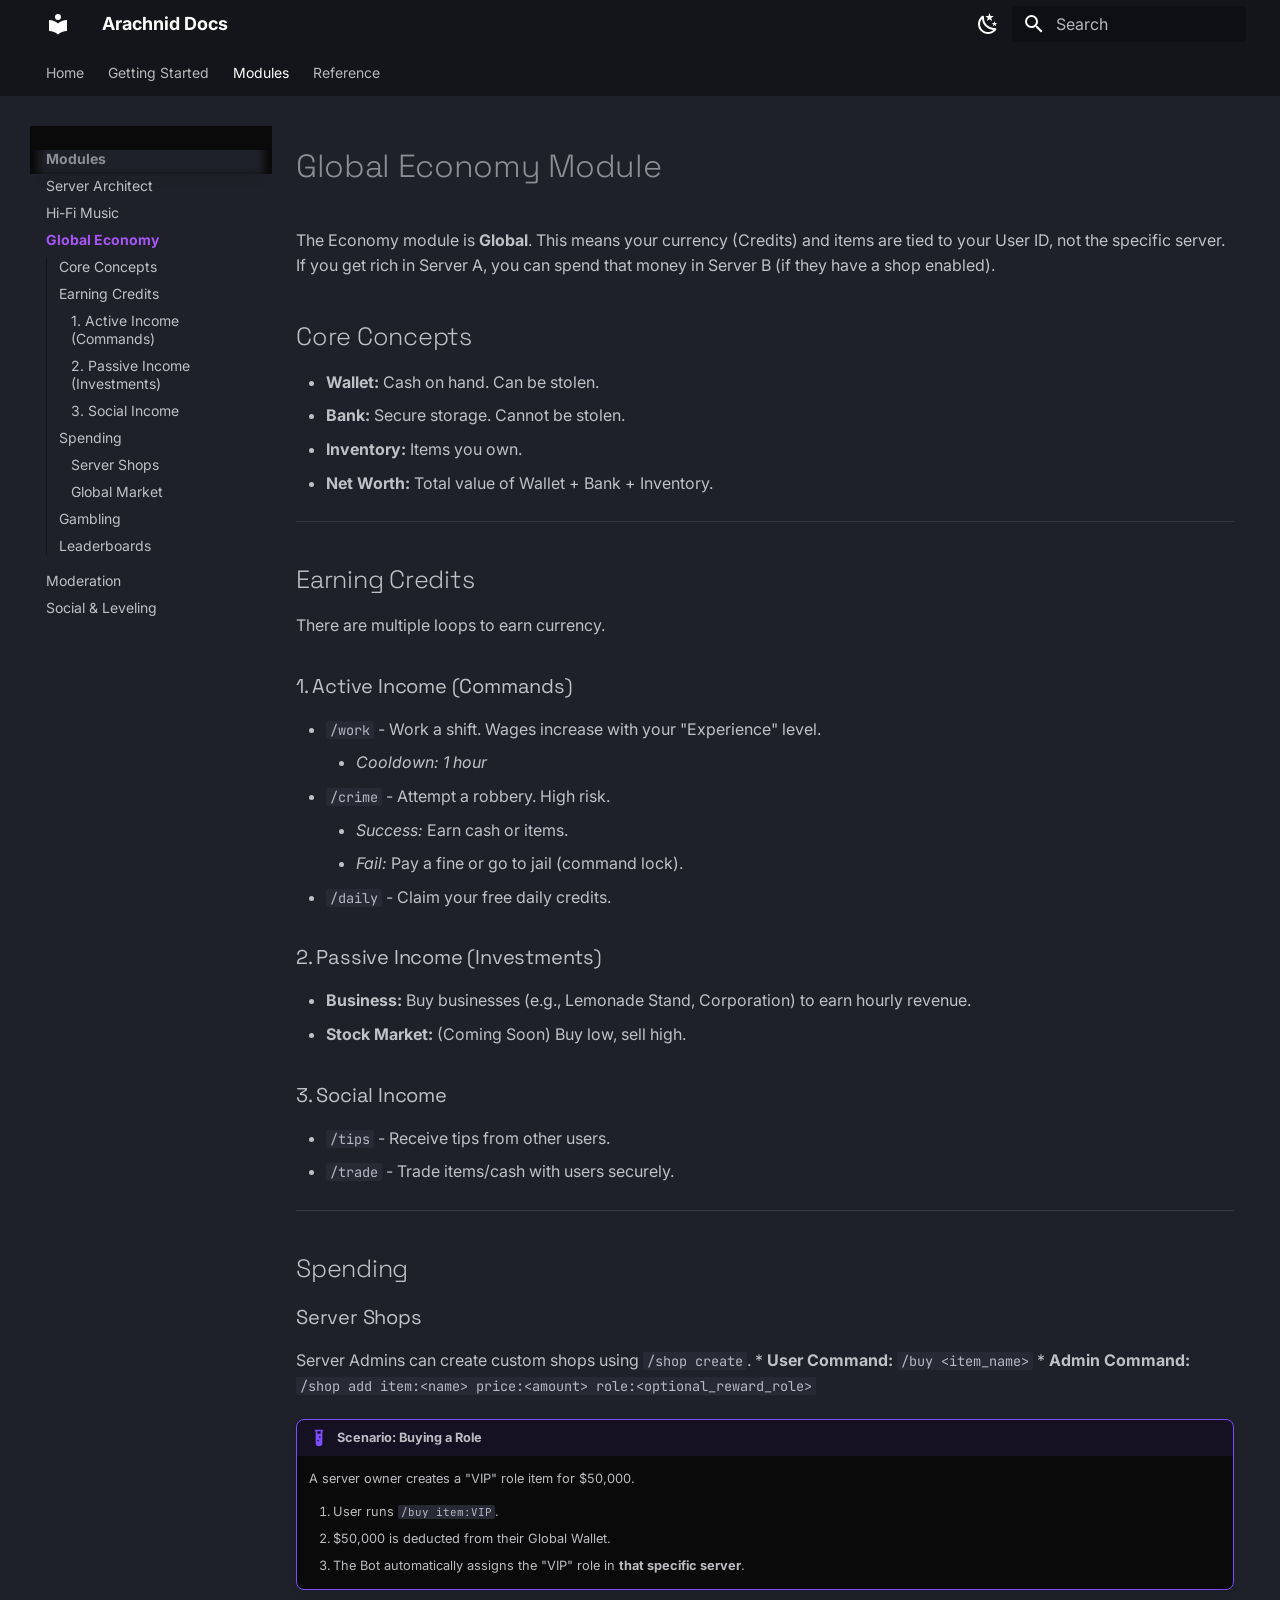
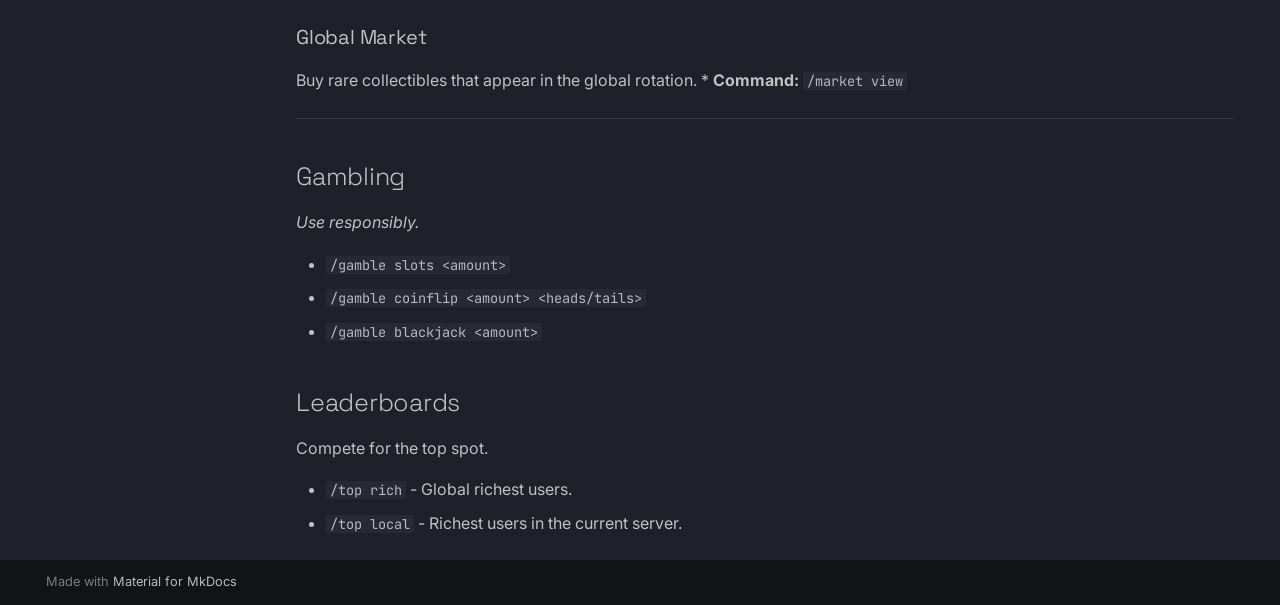
<file: site/modules/economy/index.html>
<!doctype html>
<html lang="en" class="no-js">
  <head>

      <meta charset="utf-8">
      <meta name="viewport" content="width=device-width,initial-scale=1">

        <meta name="description" content="The ultimate Discord Architect, Music, and Economy bot.">


        <meta name="author" content="fenruko">


        <link rel="canonical" href="https://arachanid.readthedocs.io/modules/economy/">


        <link rel="prev" href="../music/">


        <link rel="next" href="../moderation/">





      <link rel="icon" href="../../assets/images/favicon.png">
      <meta name="generator" content="mkdocs-1.6.1, mkdocs-material-9.7.6">



        <title>Global Economy - Arachnid Docs</title>



      <link rel="stylesheet" href="../../assets/stylesheets/main.484c7ddc.min.css">


        <link rel="stylesheet" href="../../assets/stylesheets/palette.ab4e12ef.min.css">












        <link rel="preconnect" href="https://fonts.gstatic.com" crossorigin>
        <link rel="stylesheet" href="https://fonts.googleapis.com/css?family=Inter:300,300i,400,400i,700,700i%7CJetBrains+Mono:400,400i,700,700i&display=fallback">
        <style>:root{--md-text-font:"Inter";--md-code-font:"JetBrains Mono"}</style>



      <link rel="stylesheet" href="../../assets/custom.css">

    <script>__md_scope=new URL("../..",location),__md_hash=e=>[...e].reduce(((e,_)=>(e<<5)-e+_.charCodeAt(0)),0),__md_get=(e,_=localStorage,t=__md_scope)=>JSON.parse(_.getItem(t.pathname+"."+e)),__md_set=(e,_,t=localStorage,a=__md_scope)=>{try{t.setItem(a.pathname+"."+e,JSON.stringify(_))}catch(e){}}</script>





  </head>









    <body dir="ltr" data-md-color-scheme="slate" data-md-color-primary="black" data-md-color-accent="purple">


    <input class="md-toggle" data-md-toggle="drawer" type="checkbox" id="__drawer" autocomplete="off">
    <input class="md-toggle" data-md-toggle="search" type="checkbox" id="__search" autocomplete="off">
    <label class="md-overlay" for="__drawer"></label>
    <div data-md-component="skip">


        <a href="#global-economy-module" class="md-skip">
          Skip to content
        </a>

    </div>
    <div data-md-component="announce">

    </div>




<header class="md-header" data-md-component="header">
  <nav class="md-header__inner md-grid" aria-label="Header">
    <a href="../.." title="Arachnid Docs" class="md-header__button md-logo" aria-label="Arachnid Docs" data-md-component="logo">


  <svg xmlns="http://www.w3.org/2000/svg" viewBox="0 0 24 24"><path d="M12 8a3 3 0 0 0 3-3 3 3 0 0 0-3-3 3 3 0 0 0-3 3 3 3 0 0 0 3 3m0 3.54C9.64 9.35 6.5 8 3 8v11c3.5 0 6.64 1.35 9 3.54 2.36-2.19 5.5-3.54 9-3.54V8c-3.5 0-6.64 1.35-9 3.54"/></svg>

    </a>
    <label class="md-header__button md-icon" for="__drawer">

      <svg xmlns="http://www.w3.org/2000/svg" viewBox="0 0 24 24"><path d="M3 6h18v2H3zm0 5h18v2H3zm0 5h18v2H3z"/></svg>
    </label>
    <div class="md-header__title" data-md-component="header-title">
      <div class="md-header__ellipsis">
        <div class="md-header__topic">
          <span class="md-ellipsis">
            Arachnid Docs
          </span>
        </div>
        <div class="md-header__topic" data-md-component="header-topic">
          <span class="md-ellipsis">

              Global Economy

          </span>
        </div>
      </div>
    </div>


        <form class="md-header__option" data-md-component="palette">




    <input class="md-option" data-md-color-media="" data-md-color-scheme="slate" data-md-color-primary="black" data-md-color-accent="purple"  aria-label="Switch to Light Mode"  type="radio" name="__palette" id="__palette_0">

      <label class="md-header__button md-icon" title="Switch to Light Mode" for="__palette_1" hidden>
        <svg xmlns="http://www.w3.org/2000/svg" viewBox="0 0 24 24"><path d="m17.75 4.09-2.53 1.94.91 3.06-2.63-1.81-2.63 1.81.91-3.06-2.53-1.94L12.44 4l1.06-3 1.06 3zm3.5 6.91-1.64 1.25.59 1.98-1.7-1.17-1.7 1.17.59-1.98L15.75 11l2.06-.05L18.5 9l.69 1.95zm-2.28 4.95c.83-.08 1.72 1.1 1.19 1.85-.32.45-.66.87-1.08 1.27C15.17 23 8.84 23 4.94 19.07c-3.91-3.9-3.91-10.24 0-14.14.4-.4.82-.76 1.27-1.08.75-.53 1.93.36 1.85 1.19-.27 2.86.69 5.83 2.89 8.02a9.96 9.96 0 0 0 8.02 2.89m-1.64 2.02a12.08 12.08 0 0 1-7.8-3.47c-2.17-2.19-3.33-5-3.49-7.82-2.81 3.14-2.7 7.96.31 10.98 3.02 3.01 7.84 3.12 10.98.31"/></svg>
      </label>





    <input class="md-option" data-md-color-media="" data-md-color-scheme="default" data-md-color-primary="black" data-md-color-accent="purple"  aria-label="Switch to Dark Mode"  type="radio" name="__palette" id="__palette_1">

      <label class="md-header__button md-icon" title="Switch to Dark Mode" for="__palette_0" hidden>
        <svg xmlns="http://www.w3.org/2000/svg" viewBox="0 0 24 24"><path d="M12 7a5 5 0 0 1 5 5 5 5 0 0 1-5 5 5 5 0 0 1-5-5 5 5 0 0 1 5-5m0 2a3 3 0 0 0-3 3 3 3 0 0 0 3 3 3 3 0 0 0 3-3 3 3 0 0 0-3-3m0-7 2.39 3.42C13.65 5.15 12.84 5 12 5s-1.65.15-2.39.42zM3.34 7l4.16-.35A7.2 7.2 0 0 0 5.94 8.5c-.44.74-.69 1.5-.83 2.29zm.02 10 1.76-3.77a7.131 7.131 0 0 0 2.38 4.14zM20.65 7l-1.77 3.79a7.02 7.02 0 0 0-2.38-4.15zm-.01 10-4.14.36c.59-.51 1.12-1.14 1.54-1.86.42-.73.69-1.5.83-2.29zM12 22l-2.41-3.44c.74.27 1.55.44 2.41.44.82 0 1.63-.17 2.37-.44z"/></svg>
      </label>


</form>



      <script>var palette=__md_get("__palette");if(palette&&palette.color){if("(prefers-color-scheme)"===palette.color.media){var media=matchMedia("(prefers-color-scheme: light)"),input=document.querySelector(media.matches?"[data-md-color-media='(prefers-color-scheme: light)']":"[data-md-color-media='(prefers-color-scheme: dark)']");palette.color.media=input.getAttribute("data-md-color-media"),palette.color.scheme=input.getAttribute("data-md-color-scheme"),palette.color.primary=input.getAttribute("data-md-color-primary"),palette.color.accent=input.getAttribute("data-md-color-accent")}for(var[key,value]of Object.entries(palette.color))document.body.setAttribute("data-md-color-"+key,value)}</script>





        <label class="md-header__button md-icon" for="__search">

          <svg xmlns="http://www.w3.org/2000/svg" viewBox="0 0 24 24"><path d="M9.5 3A6.5 6.5 0 0 1 16 9.5c0 1.61-.59 3.09-1.56 4.23l.27.27h.79l5 5-1.5 1.5-5-5v-.79l-.27-.27A6.52 6.52 0 0 1 9.5 16 6.5 6.5 0 0 1 3 9.5 6.5 6.5 0 0 1 9.5 3m0 2C7 5 5 7 5 9.5S7 14 9.5 14 14 12 14 9.5 12 5 9.5 5"/></svg>
        </label>
        <div class="md-search" data-md-component="search" role="dialog">
  <label class="md-search__overlay" for="__search"></label>
  <div class="md-search__inner" role="search">
    <form class="md-search__form" name="search">
      <input type="text" class="md-search__input" name="query" aria-label="Search" placeholder="Search" autocapitalize="off" autocorrect="off" autocomplete="off" spellcheck="false" data-md-component="search-query" required>
      <label class="md-search__icon md-icon" for="__search">

        <svg xmlns="http://www.w3.org/2000/svg" viewBox="0 0 24 24"><path d="M9.5 3A6.5 6.5 0 0 1 16 9.5c0 1.61-.59 3.09-1.56 4.23l.27.27h.79l5 5-1.5 1.5-5-5v-.79l-.27-.27A6.52 6.52 0 0 1 9.5 16 6.5 6.5 0 0 1 3 9.5 6.5 6.5 0 0 1 9.5 3m0 2C7 5 5 7 5 9.5S7 14 9.5 14 14 12 14 9.5 12 5 9.5 5"/></svg>

        <svg xmlns="http://www.w3.org/2000/svg" viewBox="0 0 24 24"><path d="M20 11v2H8l5.5 5.5-1.42 1.42L4.16 12l7.92-7.92L13.5 5.5 8 11z"/></svg>
      </label>
      <nav class="md-search__options" aria-label="Search">

        <button type="reset" class="md-search__icon md-icon" title="Clear" aria-label="Clear" tabindex="-1">

          <svg xmlns="http://www.w3.org/2000/svg" viewBox="0 0 24 24"><path d="M19 6.41 17.59 5 12 10.59 6.41 5 5 6.41 10.59 12 5 17.59 6.41 19 12 13.41 17.59 19 19 17.59 13.41 12z"/></svg>
        </button>
      </nav>

        <div class="md-search__suggest" data-md-component="search-suggest"></div>

    </form>
    <div class="md-search__output">
      <div class="md-search__scrollwrap" tabindex="0" data-md-scrollfix>
        <div class="md-search-result" data-md-component="search-result">
          <div class="md-search-result__meta">
            Initializing search
          </div>
          <ol class="md-search-result__list" role="presentation"></ol>
        </div>
      </div>
    </div>
  </div>
</div>



  </nav>

</header>

    <div class="md-container" data-md-component="container">





<nav class="md-tabs" aria-label="Tabs" data-md-component="tabs">
  <div class="md-grid">
    <ul class="md-tabs__list">






    <li class="md-tabs__item">
      <a href="../.." class="md-tabs__link">





  Home

      </a>
    </li>










      <li class="md-tabs__item">
        <a href="../../getting-started/installation/" class="md-tabs__link">



  Getting Started

        </a>
      </li>













      <li class="md-tabs__item md-tabs__item--active">
        <a href="../architect/" class="md-tabs__link">



  Modules

        </a>
      </li>











      <li class="md-tabs__item">
        <a href="../../reference/commands/" class="md-tabs__link">



  Reference

        </a>
      </li>




    </ul>
  </div>
</nav>



      <main class="md-main" data-md-component="main">
        <div class="md-main__inner md-grid">



              <div class="md-sidebar md-sidebar--primary" data-md-component="sidebar" data-md-type="navigation" >
                <div class="md-sidebar__scrollwrap">
                  <div class="md-sidebar__inner">








<nav class="md-nav md-nav--primary md-nav--lifted md-nav--integrated" aria-label="Navigation" data-md-level="0">
  <label class="md-nav__title" for="__drawer">
    <a href="../.." title="Arachnid Docs" class="md-nav__button md-logo" aria-label="Arachnid Docs" data-md-component="logo">


  <svg xmlns="http://www.w3.org/2000/svg" viewBox="0 0 24 24"><path d="M12 8a3 3 0 0 0 3-3 3 3 0 0 0-3-3 3 3 0 0 0-3 3 3 3 0 0 0 3 3m0 3.54C9.64 9.35 6.5 8 3 8v11c3.5 0 6.64 1.35 9 3.54 2.36-2.19 5.5-3.54 9-3.54V8c-3.5 0-6.64 1.35-9 3.54"/></svg>

    </a>
    Arachnid Docs
  </label>

  <ul class="md-nav__list" data-md-scrollfix>







    <li class="md-nav__item">
      <a href="../.." class="md-nav__link">



  <span class="md-ellipsis">


    Home



  </span>



      </a>
    </li>



















    <li class="md-nav__item md-nav__item--nested">



        <input class="md-nav__toggle md-toggle " type="checkbox" id="__nav_2" >


          <label class="md-nav__link" for="__nav_2" id="__nav_2_label" tabindex="0">



  <span class="md-ellipsis">


    Getting Started



  </span>



            <span class="md-nav__icon md-icon"></span>
          </label>

        <nav class="md-nav" data-md-level="1" aria-labelledby="__nav_2_label" aria-expanded="false">
          <label class="md-nav__title" for="__nav_2">
            <span class="md-nav__icon md-icon"></span>


    Getting Started


          </label>
          <ul class="md-nav__list" data-md-scrollfix>







    <li class="md-nav__item">
      <a href="../../getting-started/installation/" class="md-nav__link">



  <span class="md-ellipsis">


    Installation



  </span>



      </a>
    </li>










    <li class="md-nav__item">
      <a href="../../getting-started/architect/" class="md-nav__link">



  <span class="md-ellipsis">


    The Architect Wizard



  </span>



      </a>
    </li>




          </ul>
        </nav>

    </li>
























    <li class="md-nav__item md-nav__item--active md-nav__item--section md-nav__item--nested">



        <input class="md-nav__toggle md-toggle " type="checkbox" id="__nav_3" checked>


          <label class="md-nav__link" for="__nav_3" id="__nav_3_label" tabindex="">



  <span class="md-ellipsis">


    Modules



  </span>



            <span class="md-nav__icon md-icon"></span>
          </label>

        <nav class="md-nav" data-md-level="1" aria-labelledby="__nav_3_label" aria-expanded="true">
          <label class="md-nav__title" for="__nav_3">
            <span class="md-nav__icon md-icon"></span>


    Modules


          </label>
          <ul class="md-nav__list" data-md-scrollfix>







    <li class="md-nav__item">
      <a href="../architect/" class="md-nav__link">



  <span class="md-ellipsis">


    Server Architect



  </span>



      </a>
    </li>










    <li class="md-nav__item">
      <a href="../music/" class="md-nav__link">



  <span class="md-ellipsis">


    Hi-Fi Music



  </span>



      </a>
    </li>












    <li class="md-nav__item md-nav__item--active">

      <input class="md-nav__toggle md-toggle" type="checkbox" id="__toc">





        <label class="md-nav__link md-nav__link--active" for="__toc">



  <span class="md-ellipsis">


    Global Economy



  </span>



          <span class="md-nav__icon md-icon"></span>
        </label>

      <a href="./" class="md-nav__link md-nav__link--active">



  <span class="md-ellipsis">


    Global Economy



  </span>



      </a>



<nav class="md-nav md-nav--secondary" aria-label="Table of contents">






    <label class="md-nav__title" for="__toc">
      <span class="md-nav__icon md-icon"></span>
      Table of contents
    </label>
    <ul class="md-nav__list" data-md-component="toc" data-md-scrollfix>

        <li class="md-nav__item">
  <a href="#core-concepts" class="md-nav__link">
    <span class="md-ellipsis">

        Core Concepts

    </span>
  </a>

</li>

        <li class="md-nav__item">
  <a href="#earning-credits" class="md-nav__link">
    <span class="md-ellipsis">

        Earning Credits

    </span>
  </a>

    <nav class="md-nav" aria-label="Earning Credits">
      <ul class="md-nav__list">

          <li class="md-nav__item">
  <a href="#1-active-income-commands" class="md-nav__link">
    <span class="md-ellipsis">

        1. Active Income (Commands)

    </span>
  </a>

</li>

          <li class="md-nav__item">
  <a href="#2-passive-income-investments" class="md-nav__link">
    <span class="md-ellipsis">

        2. Passive Income (Investments)

    </span>
  </a>

</li>

          <li class="md-nav__item">
  <a href="#3-social-income" class="md-nav__link">
    <span class="md-ellipsis">

        3. Social Income

    </span>
  </a>

</li>

      </ul>
    </nav>

</li>

        <li class="md-nav__item">
  <a href="#spending" class="md-nav__link">
    <span class="md-ellipsis">

        Spending

    </span>
  </a>

    <nav class="md-nav" aria-label="Spending">
      <ul class="md-nav__list">

          <li class="md-nav__item">
  <a href="#server-shops" class="md-nav__link">
    <span class="md-ellipsis">

        Server Shops

    </span>
  </a>

</li>

          <li class="md-nav__item">
  <a href="#global-market" class="md-nav__link">
    <span class="md-ellipsis">

        Global Market

    </span>
  </a>

</li>

      </ul>
    </nav>

</li>

        <li class="md-nav__item">
  <a href="#gambling" class="md-nav__link">
    <span class="md-ellipsis">

        Gambling

    </span>
  </a>

</li>

        <li class="md-nav__item">
  <a href="#leaderboards" class="md-nav__link">
    <span class="md-ellipsis">

        Leaderboards

    </span>
  </a>

</li>

    </ul>

</nav>

    </li>










    <li class="md-nav__item">
      <a href="../moderation/" class="md-nav__link">



  <span class="md-ellipsis">


    Moderation



  </span>



      </a>
    </li>










    <li class="md-nav__item">
      <a href="../social/" class="md-nav__link">



  <span class="md-ellipsis">


    Social & Leveling



  </span>



      </a>
    </li>




          </ul>
        </nav>

    </li>



















    <li class="md-nav__item md-nav__item--nested">



        <input class="md-nav__toggle md-toggle " type="checkbox" id="__nav_4" >


          <label class="md-nav__link" for="__nav_4" id="__nav_4_label" tabindex="0">



  <span class="md-ellipsis">


    Reference



  </span>



            <span class="md-nav__icon md-icon"></span>
          </label>

        <nav class="md-nav" data-md-level="1" aria-labelledby="__nav_4_label" aria-expanded="false">
          <label class="md-nav__title" for="__nav_4">
            <span class="md-nav__icon md-icon"></span>


    Reference


          </label>
          <ul class="md-nav__list" data-md-scrollfix>







    <li class="md-nav__item">
      <a href="../../reference/commands/" class="md-nav__link">



  <span class="md-ellipsis">


    Command List



  </span>



      </a>
    </li>










    <li class="md-nav__item">
      <a href="../../reference/glossary/" class="md-nav__link">



  <span class="md-ellipsis">


    Glossary



  </span>



      </a>
    </li>




          </ul>
        </nav>

    </li>



  </ul>
</nav>
                  </div>
                </div>
              </div>




            <div class="md-content" data-md-component="content">

              <article class="md-content__inner md-typeset">





<h1 id="global-economy-module">Global Economy Module</h1>
<p>The Economy module is <strong>Global</strong>. This means your currency (Credits) and items are tied to your User ID, not the specific server. If you get rich in Server A, you can spend that money in Server B (if they have a shop enabled).</p>
<h2 id="core-concepts">Core Concepts</h2>
<ul>
<li><strong>Wallet:</strong> Cash on hand. Can be stolen.</li>
<li><strong>Bank:</strong> Secure storage. Cannot be stolen.</li>
<li><strong>Inventory:</strong> Items you own.</li>
<li><strong>Net Worth:</strong> Total value of Wallet + Bank + Inventory.</li>
</ul>
<hr />
<h2 id="earning-credits">Earning Credits</h2>
<p>There are multiple loops to earn currency.</p>
<h3 id="1-active-income-commands">1. Active Income (Commands)</h3>
<ul>
<li><code>/work</code> - Work a shift. Wages increase with your "Experience" level.<ul>
<li><em>Cooldown: 1 hour</em></li>
</ul>
</li>
<li><code>/crime</code> - Attempt a robbery. High risk.<ul>
<li><em>Success:</em> Earn cash or items.</li>
<li><em>Fail:</em> Pay a fine or go to jail (command lock).</li>
</ul>
</li>
<li><code>/daily</code> - Claim your free daily credits.</li>
</ul>
<h3 id="2-passive-income-investments">2. Passive Income (Investments)</h3>
<ul>
<li><strong>Business:</strong> Buy businesses (e.g., Lemonade Stand, Corporation) to earn hourly revenue.</li>
<li><strong>Stock Market:</strong> (Coming Soon) Buy low, sell high.</li>
</ul>
<h3 id="3-social-income">3. Social Income</h3>
<ul>
<li><code>/tips</code> - Receive tips from other users.</li>
<li><code>/trade</code> - Trade items/cash with users securely.</li>
</ul>
<hr />
<h2 id="spending">Spending</h2>
<h3 id="server-shops">Server Shops</h3>
<p>Server Admins can create custom shops using <code>/shop create</code>.
*   <strong>User Command:</strong> <code>/buy &lt;item_name&gt;</code>
*   <strong>Admin Command:</strong> <code>/shop add item:&lt;name&gt; price:&lt;amount&gt; role:&lt;optional_reward_role&gt;</code></p>
<div class="admonition example">
<p class="admonition-title">Scenario: Buying a Role</p>
<p>A server owner creates a "VIP" role item for $50,000.</p>
<ol>
<li>User runs <code>/buy item:VIP</code>.</li>
<li>$50,000 is deducted from their Global Wallet.</li>
<li>The Bot automatically assigns the "VIP" role in <strong>that specific server</strong>.</li>
</ol>
</div>
<h3 id="global-market">Global Market</h3>
<p>Buy rare collectibles that appear in the global rotation.
*   <strong>Command:</strong> <code>/market view</code></p>
<hr />
<h2 id="gambling">Gambling</h2>
<p><em>Use responsibly.</em></p>
<ul>
<li><code>/gamble slots &lt;amount&gt;</code></li>
<li><code>/gamble coinflip &lt;amount&gt; &lt;heads/tails&gt;</code></li>
<li><code>/gamble blackjack &lt;amount&gt;</code></li>
</ul>
<h2 id="leaderboards">Leaderboards</h2>
<p>Compete for the top spot.</p>
<ul>
<li><code>/top rich</code> - Global richest users.</li>
<li><code>/top local</code> - Richest users in the current server.</li>
</ul>













              </article>
            </div>


  <script>var tabs=__md_get("__tabs");if(Array.isArray(tabs))e:for(var set of document.querySelectorAll(".tabbed-set")){var labels=set.querySelector(".tabbed-labels");for(var tab of tabs)for(var label of labels.getElementsByTagName("label"))if(label.innerText.trim()===tab){var input=document.getElementById(label.htmlFor);input.checked=!0;continue e}}</script>

<script>var target=document.getElementById(location.hash.slice(1));target&&target.name&&(target.checked=target.name.startsWith("__tabbed_"))</script>
        </div>

      </main>

        <footer class="md-footer">

  <div class="md-footer-meta md-typeset">
    <div class="md-footer-meta__inner md-grid">
      <div class="md-copyright">


    Made with
    <a href="https://squidfunk.github.io/mkdocs-material/" target="_blank" rel="noopener">
      Material for MkDocs
    </a>

</div>

    </div>
  </div>
</footer>

    </div>
    <div class="md-dialog" data-md-component="dialog">
      <div class="md-dialog__inner md-typeset"></div>
    </div>





      <script id="__config" type="application/json">{"annotate": null, "base": "../..", "features": ["navigation.tabs", "navigation.sections", "navigation.instant", "navigation.tracking", "toc.integrate", "search.suggest", "search.highlight", "content.code.copy", "content.tabs.link", "content.tooltips"], "search": "../../assets/javascripts/workers/search.2c215733.min.js", "tags": null, "translations": {"clipboard.copied": "Copied to clipboard", "clipboard.copy": "Copy to clipboard", "search.result.more.one": "1 more on this page", "search.result.more.other": "# more on this page", "search.result.none": "No matching documents", "search.result.one": "1 matching document", "search.result.other": "# matching documents", "search.result.placeholder": "Type to start searching", "search.result.term.missing": "Missing", "select.version": "Select version"}, "version": null}</script>


      <script src="../../assets/javascripts/bundle.79ae519e.min.js"></script>


  </body>
</html>
</file>
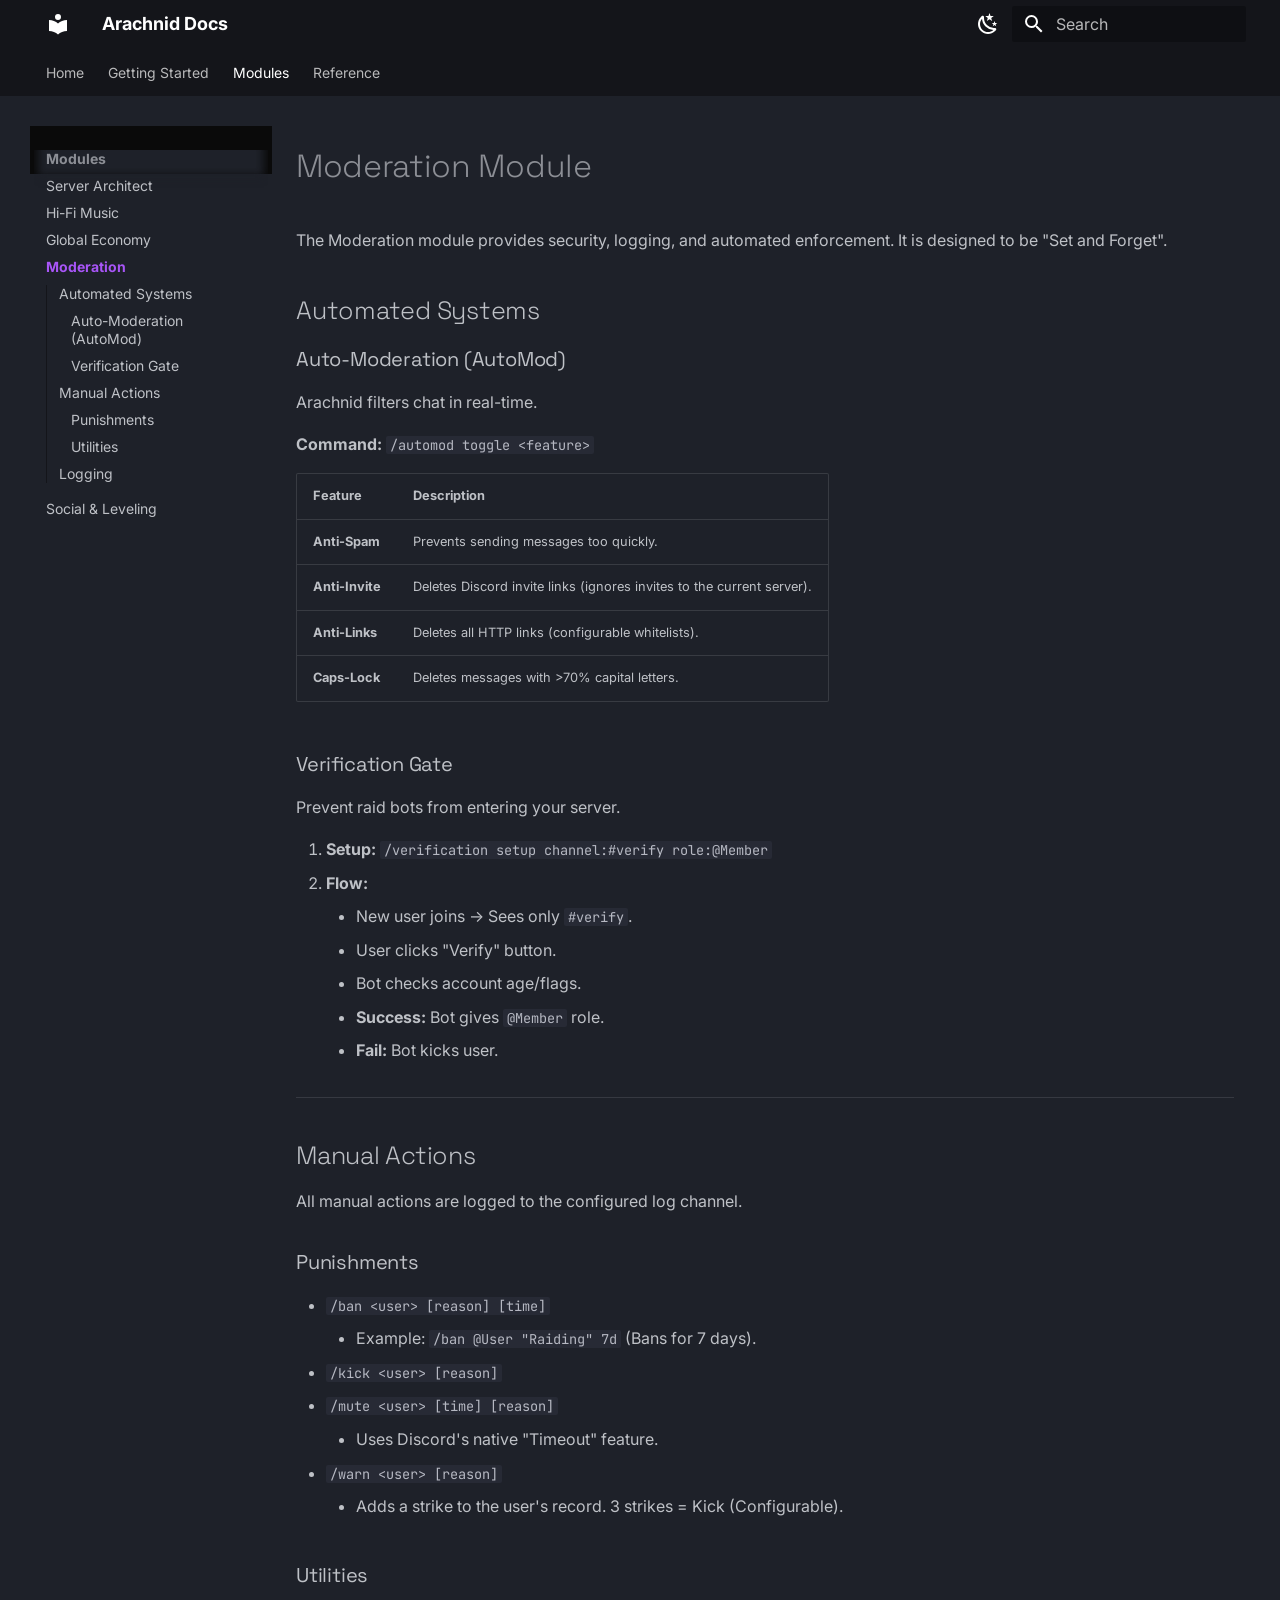
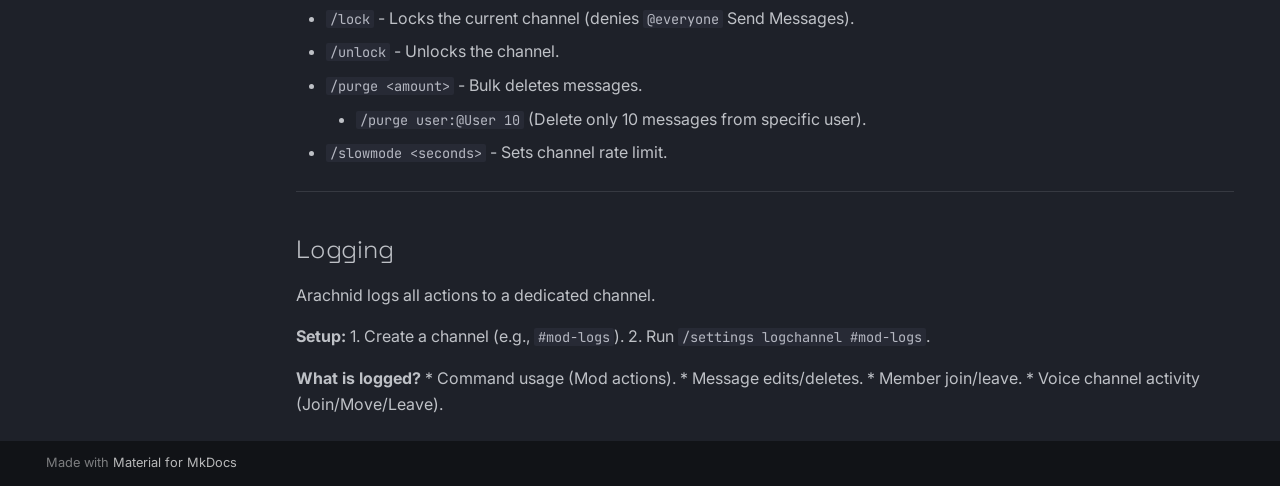
<file: site/modules/moderation/index.html>
<!doctype html>
<html lang="en" class="no-js">
  <head>

      <meta charset="utf-8">
      <meta name="viewport" content="width=device-width,initial-scale=1">

        <meta name="description" content="The ultimate Discord Architect, Music, and Economy bot.">


        <meta name="author" content="fenruko">


        <link rel="canonical" href="https://arachanid.readthedocs.io/modules/moderation/">


        <link rel="prev" href="../economy/">


        <link rel="next" href="../social/">





      <link rel="icon" href="../../assets/images/favicon.png">
      <meta name="generator" content="mkdocs-1.6.1, mkdocs-material-9.7.6">



        <title>Moderation - Arachnid Docs</title>



      <link rel="stylesheet" href="../../assets/stylesheets/main.484c7ddc.min.css">


        <link rel="stylesheet" href="../../assets/stylesheets/palette.ab4e12ef.min.css">












        <link rel="preconnect" href="https://fonts.gstatic.com" crossorigin>
        <link rel="stylesheet" href="https://fonts.googleapis.com/css?family=Inter:300,300i,400,400i,700,700i%7CJetBrains+Mono:400,400i,700,700i&display=fallback">
        <style>:root{--md-text-font:"Inter";--md-code-font:"JetBrains Mono"}</style>



      <link rel="stylesheet" href="../../assets/custom.css">

    <script>__md_scope=new URL("../..",location),__md_hash=e=>[...e].reduce(((e,_)=>(e<<5)-e+_.charCodeAt(0)),0),__md_get=(e,_=localStorage,t=__md_scope)=>JSON.parse(_.getItem(t.pathname+"."+e)),__md_set=(e,_,t=localStorage,a=__md_scope)=>{try{t.setItem(a.pathname+"."+e,JSON.stringify(_))}catch(e){}}</script>





  </head>









    <body dir="ltr" data-md-color-scheme="slate" data-md-color-primary="black" data-md-color-accent="purple">


    <input class="md-toggle" data-md-toggle="drawer" type="checkbox" id="__drawer" autocomplete="off">
    <input class="md-toggle" data-md-toggle="search" type="checkbox" id="__search" autocomplete="off">
    <label class="md-overlay" for="__drawer"></label>
    <div data-md-component="skip">


        <a href="#moderation-module" class="md-skip">
          Skip to content
        </a>

    </div>
    <div data-md-component="announce">

    </div>




<header class="md-header" data-md-component="header">
  <nav class="md-header__inner md-grid" aria-label="Header">
    <a href="../.." title="Arachnid Docs" class="md-header__button md-logo" aria-label="Arachnid Docs" data-md-component="logo">


  <svg xmlns="http://www.w3.org/2000/svg" viewBox="0 0 24 24"><path d="M12 8a3 3 0 0 0 3-3 3 3 0 0 0-3-3 3 3 0 0 0-3 3 3 3 0 0 0 3 3m0 3.54C9.64 9.35 6.5 8 3 8v11c3.5 0 6.64 1.35 9 3.54 2.36-2.19 5.5-3.54 9-3.54V8c-3.5 0-6.64 1.35-9 3.54"/></svg>

    </a>
    <label class="md-header__button md-icon" for="__drawer">

      <svg xmlns="http://www.w3.org/2000/svg" viewBox="0 0 24 24"><path d="M3 6h18v2H3zm0 5h18v2H3zm0 5h18v2H3z"/></svg>
    </label>
    <div class="md-header__title" data-md-component="header-title">
      <div class="md-header__ellipsis">
        <div class="md-header__topic">
          <span class="md-ellipsis">
            Arachnid Docs
          </span>
        </div>
        <div class="md-header__topic" data-md-component="header-topic">
          <span class="md-ellipsis">

              Moderation

          </span>
        </div>
      </div>
    </div>


        <form class="md-header__option" data-md-component="palette">




    <input class="md-option" data-md-color-media="" data-md-color-scheme="slate" data-md-color-primary="black" data-md-color-accent="purple"  aria-label="Switch to Light Mode"  type="radio" name="__palette" id="__palette_0">

      <label class="md-header__button md-icon" title="Switch to Light Mode" for="__palette_1" hidden>
        <svg xmlns="http://www.w3.org/2000/svg" viewBox="0 0 24 24"><path d="m17.75 4.09-2.53 1.94.91 3.06-2.63-1.81-2.63 1.81.91-3.06-2.53-1.94L12.44 4l1.06-3 1.06 3zm3.5 6.91-1.64 1.25.59 1.98-1.7-1.17-1.7 1.17.59-1.98L15.75 11l2.06-.05L18.5 9l.69 1.95zm-2.28 4.95c.83-.08 1.72 1.1 1.19 1.85-.32.45-.66.87-1.08 1.27C15.17 23 8.84 23 4.94 19.07c-3.91-3.9-3.91-10.24 0-14.14.4-.4.82-.76 1.27-1.08.75-.53 1.93.36 1.85 1.19-.27 2.86.69 5.83 2.89 8.02a9.96 9.96 0 0 0 8.02 2.89m-1.64 2.02a12.08 12.08 0 0 1-7.8-3.47c-2.17-2.19-3.33-5-3.49-7.82-2.81 3.14-2.7 7.96.31 10.98 3.02 3.01 7.84 3.12 10.98.31"/></svg>
      </label>





    <input class="md-option" data-md-color-media="" data-md-color-scheme="default" data-md-color-primary="black" data-md-color-accent="purple"  aria-label="Switch to Dark Mode"  type="radio" name="__palette" id="__palette_1">

      <label class="md-header__button md-icon" title="Switch to Dark Mode" for="__palette_0" hidden>
        <svg xmlns="http://www.w3.org/2000/svg" viewBox="0 0 24 24"><path d="M12 7a5 5 0 0 1 5 5 5 5 0 0 1-5 5 5 5 0 0 1-5-5 5 5 0 0 1 5-5m0 2a3 3 0 0 0-3 3 3 3 0 0 0 3 3 3 3 0 0 0 3-3 3 3 0 0 0-3-3m0-7 2.39 3.42C13.65 5.15 12.84 5 12 5s-1.65.15-2.39.42zM3.34 7l4.16-.35A7.2 7.2 0 0 0 5.94 8.5c-.44.74-.69 1.5-.83 2.29zm.02 10 1.76-3.77a7.131 7.131 0 0 0 2.38 4.14zM20.65 7l-1.77 3.79a7.02 7.02 0 0 0-2.38-4.15zm-.01 10-4.14.36c.59-.51 1.12-1.14 1.54-1.86.42-.73.69-1.5.83-2.29zM12 22l-2.41-3.44c.74.27 1.55.44 2.41.44.82 0 1.63-.17 2.37-.44z"/></svg>
      </label>


</form>



      <script>var palette=__md_get("__palette");if(palette&&palette.color){if("(prefers-color-scheme)"===palette.color.media){var media=matchMedia("(prefers-color-scheme: light)"),input=document.querySelector(media.matches?"[data-md-color-media='(prefers-color-scheme: light)']":"[data-md-color-media='(prefers-color-scheme: dark)']");palette.color.media=input.getAttribute("data-md-color-media"),palette.color.scheme=input.getAttribute("data-md-color-scheme"),palette.color.primary=input.getAttribute("data-md-color-primary"),palette.color.accent=input.getAttribute("data-md-color-accent")}for(var[key,value]of Object.entries(palette.color))document.body.setAttribute("data-md-color-"+key,value)}</script>





        <label class="md-header__button md-icon" for="__search">

          <svg xmlns="http://www.w3.org/2000/svg" viewBox="0 0 24 24"><path d="M9.5 3A6.5 6.5 0 0 1 16 9.5c0 1.61-.59 3.09-1.56 4.23l.27.27h.79l5 5-1.5 1.5-5-5v-.79l-.27-.27A6.52 6.52 0 0 1 9.5 16 6.5 6.5 0 0 1 3 9.5 6.5 6.5 0 0 1 9.5 3m0 2C7 5 5 7 5 9.5S7 14 9.5 14 14 12 14 9.5 12 5 9.5 5"/></svg>
        </label>
        <div class="md-search" data-md-component="search" role="dialog">
  <label class="md-search__overlay" for="__search"></label>
  <div class="md-search__inner" role="search">
    <form class="md-search__form" name="search">
      <input type="text" class="md-search__input" name="query" aria-label="Search" placeholder="Search" autocapitalize="off" autocorrect="off" autocomplete="off" spellcheck="false" data-md-component="search-query" required>
      <label class="md-search__icon md-icon" for="__search">

        <svg xmlns="http://www.w3.org/2000/svg" viewBox="0 0 24 24"><path d="M9.5 3A6.5 6.5 0 0 1 16 9.5c0 1.61-.59 3.09-1.56 4.23l.27.27h.79l5 5-1.5 1.5-5-5v-.79l-.27-.27A6.52 6.52 0 0 1 9.5 16 6.5 6.5 0 0 1 3 9.5 6.5 6.5 0 0 1 9.5 3m0 2C7 5 5 7 5 9.5S7 14 9.5 14 14 12 14 9.5 12 5 9.5 5"/></svg>

        <svg xmlns="http://www.w3.org/2000/svg" viewBox="0 0 24 24"><path d="M20 11v2H8l5.5 5.5-1.42 1.42L4.16 12l7.92-7.92L13.5 5.5 8 11z"/></svg>
      </label>
      <nav class="md-search__options" aria-label="Search">

        <button type="reset" class="md-search__icon md-icon" title="Clear" aria-label="Clear" tabindex="-1">

          <svg xmlns="http://www.w3.org/2000/svg" viewBox="0 0 24 24"><path d="M19 6.41 17.59 5 12 10.59 6.41 5 5 6.41 10.59 12 5 17.59 6.41 19 12 13.41 17.59 19 19 17.59 13.41 12z"/></svg>
        </button>
      </nav>

        <div class="md-search__suggest" data-md-component="search-suggest"></div>

    </form>
    <div class="md-search__output">
      <div class="md-search__scrollwrap" tabindex="0" data-md-scrollfix>
        <div class="md-search-result" data-md-component="search-result">
          <div class="md-search-result__meta">
            Initializing search
          </div>
          <ol class="md-search-result__list" role="presentation"></ol>
        </div>
      </div>
    </div>
  </div>
</div>



  </nav>

</header>

    <div class="md-container" data-md-component="container">





<nav class="md-tabs" aria-label="Tabs" data-md-component="tabs">
  <div class="md-grid">
    <ul class="md-tabs__list">






    <li class="md-tabs__item">
      <a href="../.." class="md-tabs__link">





  Home

      </a>
    </li>










      <li class="md-tabs__item">
        <a href="../../getting-started/installation/" class="md-tabs__link">



  Getting Started

        </a>
      </li>













      <li class="md-tabs__item md-tabs__item--active">
        <a href="../architect/" class="md-tabs__link">



  Modules

        </a>
      </li>











      <li class="md-tabs__item">
        <a href="../../reference/commands/" class="md-tabs__link">



  Reference

        </a>
      </li>




    </ul>
  </div>
</nav>



      <main class="md-main" data-md-component="main">
        <div class="md-main__inner md-grid">



              <div class="md-sidebar md-sidebar--primary" data-md-component="sidebar" data-md-type="navigation" >
                <div class="md-sidebar__scrollwrap">
                  <div class="md-sidebar__inner">








<nav class="md-nav md-nav--primary md-nav--lifted md-nav--integrated" aria-label="Navigation" data-md-level="0">
  <label class="md-nav__title" for="__drawer">
    <a href="../.." title="Arachnid Docs" class="md-nav__button md-logo" aria-label="Arachnid Docs" data-md-component="logo">


  <svg xmlns="http://www.w3.org/2000/svg" viewBox="0 0 24 24"><path d="M12 8a3 3 0 0 0 3-3 3 3 0 0 0-3-3 3 3 0 0 0-3 3 3 3 0 0 0 3 3m0 3.54C9.64 9.35 6.5 8 3 8v11c3.5 0 6.64 1.35 9 3.54 2.36-2.19 5.5-3.54 9-3.54V8c-3.5 0-6.64 1.35-9 3.54"/></svg>

    </a>
    Arachnid Docs
  </label>

  <ul class="md-nav__list" data-md-scrollfix>







    <li class="md-nav__item">
      <a href="../.." class="md-nav__link">



  <span class="md-ellipsis">


    Home



  </span>



      </a>
    </li>



















    <li class="md-nav__item md-nav__item--nested">



        <input class="md-nav__toggle md-toggle " type="checkbox" id="__nav_2" >


          <label class="md-nav__link" for="__nav_2" id="__nav_2_label" tabindex="0">



  <span class="md-ellipsis">


    Getting Started



  </span>



            <span class="md-nav__icon md-icon"></span>
          </label>

        <nav class="md-nav" data-md-level="1" aria-labelledby="__nav_2_label" aria-expanded="false">
          <label class="md-nav__title" for="__nav_2">
            <span class="md-nav__icon md-icon"></span>


    Getting Started


          </label>
          <ul class="md-nav__list" data-md-scrollfix>







    <li class="md-nav__item">
      <a href="../../getting-started/installation/" class="md-nav__link">



  <span class="md-ellipsis">


    Installation



  </span>



      </a>
    </li>










    <li class="md-nav__item">
      <a href="../../getting-started/architect/" class="md-nav__link">



  <span class="md-ellipsis">


    The Architect Wizard



  </span>



      </a>
    </li>




          </ul>
        </nav>

    </li>
























    <li class="md-nav__item md-nav__item--active md-nav__item--section md-nav__item--nested">



        <input class="md-nav__toggle md-toggle " type="checkbox" id="__nav_3" checked>


          <label class="md-nav__link" for="__nav_3" id="__nav_3_label" tabindex="">



  <span class="md-ellipsis">


    Modules



  </span>



            <span class="md-nav__icon md-icon"></span>
          </label>

        <nav class="md-nav" data-md-level="1" aria-labelledby="__nav_3_label" aria-expanded="true">
          <label class="md-nav__title" for="__nav_3">
            <span class="md-nav__icon md-icon"></span>


    Modules


          </label>
          <ul class="md-nav__list" data-md-scrollfix>







    <li class="md-nav__item">
      <a href="../architect/" class="md-nav__link">



  <span class="md-ellipsis">


    Server Architect



  </span>



      </a>
    </li>










    <li class="md-nav__item">
      <a href="../music/" class="md-nav__link">



  <span class="md-ellipsis">


    Hi-Fi Music



  </span>



      </a>
    </li>










    <li class="md-nav__item">
      <a href="../economy/" class="md-nav__link">



  <span class="md-ellipsis">


    Global Economy



  </span>



      </a>
    </li>












    <li class="md-nav__item md-nav__item--active">

      <input class="md-nav__toggle md-toggle" type="checkbox" id="__toc">





        <label class="md-nav__link md-nav__link--active" for="__toc">



  <span class="md-ellipsis">


    Moderation



  </span>



          <span class="md-nav__icon md-icon"></span>
        </label>

      <a href="./" class="md-nav__link md-nav__link--active">



  <span class="md-ellipsis">


    Moderation



  </span>



      </a>



<nav class="md-nav md-nav--secondary" aria-label="Table of contents">






    <label class="md-nav__title" for="__toc">
      <span class="md-nav__icon md-icon"></span>
      Table of contents
    </label>
    <ul class="md-nav__list" data-md-component="toc" data-md-scrollfix>

        <li class="md-nav__item">
  <a href="#automated-systems" class="md-nav__link">
    <span class="md-ellipsis">

        Automated Systems

    </span>
  </a>

    <nav class="md-nav" aria-label="Automated Systems">
      <ul class="md-nav__list">

          <li class="md-nav__item">
  <a href="#auto-moderation-automod" class="md-nav__link">
    <span class="md-ellipsis">

        Auto-Moderation (AutoMod)

    </span>
  </a>

</li>

          <li class="md-nav__item">
  <a href="#verification-gate" class="md-nav__link">
    <span class="md-ellipsis">

        Verification Gate

    </span>
  </a>

</li>

      </ul>
    </nav>

</li>

        <li class="md-nav__item">
  <a href="#manual-actions" class="md-nav__link">
    <span class="md-ellipsis">

        Manual Actions

    </span>
  </a>

    <nav class="md-nav" aria-label="Manual Actions">
      <ul class="md-nav__list">

          <li class="md-nav__item">
  <a href="#punishments" class="md-nav__link">
    <span class="md-ellipsis">

        Punishments

    </span>
  </a>

</li>

          <li class="md-nav__item">
  <a href="#utilities" class="md-nav__link">
    <span class="md-ellipsis">

        Utilities

    </span>
  </a>

</li>

      </ul>
    </nav>

</li>

        <li class="md-nav__item">
  <a href="#logging" class="md-nav__link">
    <span class="md-ellipsis">

        Logging

    </span>
  </a>

</li>

    </ul>

</nav>

    </li>










    <li class="md-nav__item">
      <a href="../social/" class="md-nav__link">



  <span class="md-ellipsis">


    Social & Leveling



  </span>



      </a>
    </li>




          </ul>
        </nav>

    </li>



















    <li class="md-nav__item md-nav__item--nested">



        <input class="md-nav__toggle md-toggle " type="checkbox" id="__nav_4" >


          <label class="md-nav__link" for="__nav_4" id="__nav_4_label" tabindex="0">



  <span class="md-ellipsis">


    Reference



  </span>



            <span class="md-nav__icon md-icon"></span>
          </label>

        <nav class="md-nav" data-md-level="1" aria-labelledby="__nav_4_label" aria-expanded="false">
          <label class="md-nav__title" for="__nav_4">
            <span class="md-nav__icon md-icon"></span>


    Reference


          </label>
          <ul class="md-nav__list" data-md-scrollfix>







    <li class="md-nav__item">
      <a href="../../reference/commands/" class="md-nav__link">



  <span class="md-ellipsis">


    Command List



  </span>



      </a>
    </li>










    <li class="md-nav__item">
      <a href="../../reference/glossary/" class="md-nav__link">



  <span class="md-ellipsis">


    Glossary



  </span>



      </a>
    </li>




          </ul>
        </nav>

    </li>



  </ul>
</nav>
                  </div>
                </div>
              </div>




            <div class="md-content" data-md-component="content">

              <article class="md-content__inner md-typeset">





<h1 id="moderation-module">Moderation Module</h1>
<p>The Moderation module provides security, logging, and automated enforcement. It is designed to be "Set and Forget".</p>
<h2 id="automated-systems">Automated Systems</h2>
<h3 id="auto-moderation-automod">Auto-Moderation (AutoMod)</h3>
<p>Arachnid filters chat in real-time.</p>
<p><strong>Command:</strong> <code>/automod toggle &lt;feature&gt;</code></p>
<table>
<thead>
<tr>
<th style="text-align: left;">Feature</th>
<th style="text-align: left;">Description</th>
</tr>
</thead>
<tbody>
<tr>
<td style="text-align: left;"><strong>Anti-Spam</strong></td>
<td style="text-align: left;">Prevents sending messages too quickly.</td>
</tr>
<tr>
<td style="text-align: left;"><strong>Anti-Invite</strong></td>
<td style="text-align: left;">Deletes Discord invite links (ignores invites to the current server).</td>
</tr>
<tr>
<td style="text-align: left;"><strong>Anti-Links</strong></td>
<td style="text-align: left;">Deletes all HTTP links (configurable whitelists).</td>
</tr>
<tr>
<td style="text-align: left;"><strong>Caps-Lock</strong></td>
<td style="text-align: left;">Deletes messages with &gt;70% capital letters.</td>
</tr>
</tbody>
</table>
<h3 id="verification-gate">Verification Gate</h3>
<p>Prevent raid bots from entering your server.</p>
<ol>
<li><strong>Setup:</strong> <code>/verification setup channel:#verify role:@Member</code></li>
<li><strong>Flow:</strong><ul>
<li>New user joins -&gt; Sees only <code>#verify</code>.</li>
<li>User clicks "Verify" button.</li>
<li>Bot checks account age/flags.</li>
<li><strong>Success:</strong> Bot gives <code>@Member</code> role.</li>
<li><strong>Fail:</strong> Bot kicks user.</li>
</ul>
</li>
</ol>
<hr />
<h2 id="manual-actions">Manual Actions</h2>
<p>All manual actions are logged to the configured log channel.</p>
<h3 id="punishments">Punishments</h3>
<ul>
<li><code>/ban &lt;user&gt; [reason] [time]</code><ul>
<li>Example: <code>/ban @User "Raiding" 7d</code> (Bans for 7 days).</li>
</ul>
</li>
<li><code>/kick &lt;user&gt; [reason]</code></li>
<li><code>/mute &lt;user&gt; [time] [reason]</code><ul>
<li>Uses Discord's native "Timeout" feature.</li>
</ul>
</li>
<li><code>/warn &lt;user&gt; [reason]</code><ul>
<li>Adds a strike to the user's record. 3 strikes = Kick (Configurable).</li>
</ul>
</li>
</ul>
<h3 id="utilities">Utilities</h3>
<ul>
<li><code>/lock</code> - Locks the current channel (denies <code>@everyone</code> Send Messages).</li>
<li><code>/unlock</code> - Unlocks the channel.</li>
<li><code>/purge &lt;amount&gt;</code> - Bulk deletes messages.<ul>
<li><code>/purge user:@User 10</code> (Delete only 10 messages from specific user).</li>
</ul>
</li>
<li><code>/slowmode &lt;seconds&gt;</code> - Sets channel rate limit.</li>
</ul>
<hr />
<h2 id="logging">Logging</h2>
<p>Arachnid logs all actions to a dedicated channel.</p>
<p><strong>Setup:</strong>
1.  Create a channel (e.g., <code>#mod-logs</code>).
2.  Run <code>/settings logchannel #mod-logs</code>.</p>
<p><strong>What is logged?</strong>
*   Command usage (Mod actions).
*   Message edits/deletes.
*   Member join/leave.
*   Voice channel activity (Join/Move/Leave).</p>













              </article>
            </div>


  <script>var tabs=__md_get("__tabs");if(Array.isArray(tabs))e:for(var set of document.querySelectorAll(".tabbed-set")){var labels=set.querySelector(".tabbed-labels");for(var tab of tabs)for(var label of labels.getElementsByTagName("label"))if(label.innerText.trim()===tab){var input=document.getElementById(label.htmlFor);input.checked=!0;continue e}}</script>

<script>var target=document.getElementById(location.hash.slice(1));target&&target.name&&(target.checked=target.name.startsWith("__tabbed_"))</script>
        </div>

      </main>

        <footer class="md-footer">

  <div class="md-footer-meta md-typeset">
    <div class="md-footer-meta__inner md-grid">
      <div class="md-copyright">


    Made with
    <a href="https://squidfunk.github.io/mkdocs-material/" target="_blank" rel="noopener">
      Material for MkDocs
    </a>

</div>

    </div>
  </div>
</footer>

    </div>
    <div class="md-dialog" data-md-component="dialog">
      <div class="md-dialog__inner md-typeset"></div>
    </div>





      <script id="__config" type="application/json">{"annotate": null, "base": "../..", "features": ["navigation.tabs", "navigation.sections", "navigation.instant", "navigation.tracking", "toc.integrate", "search.suggest", "search.highlight", "content.code.copy", "content.tabs.link", "content.tooltips"], "search": "../../assets/javascripts/workers/search.2c215733.min.js", "tags": null, "translations": {"clipboard.copied": "Copied to clipboard", "clipboard.copy": "Copy to clipboard", "search.result.more.one": "1 more on this page", "search.result.more.other": "# more on this page", "search.result.none": "No matching documents", "search.result.one": "1 matching document", "search.result.other": "# matching documents", "search.result.placeholder": "Type to start searching", "search.result.term.missing": "Missing", "select.version": "Select version"}, "version": null}</script>


      <script src="../../assets/javascripts/bundle.79ae519e.min.js"></script>


  </body>
</html>
</file>
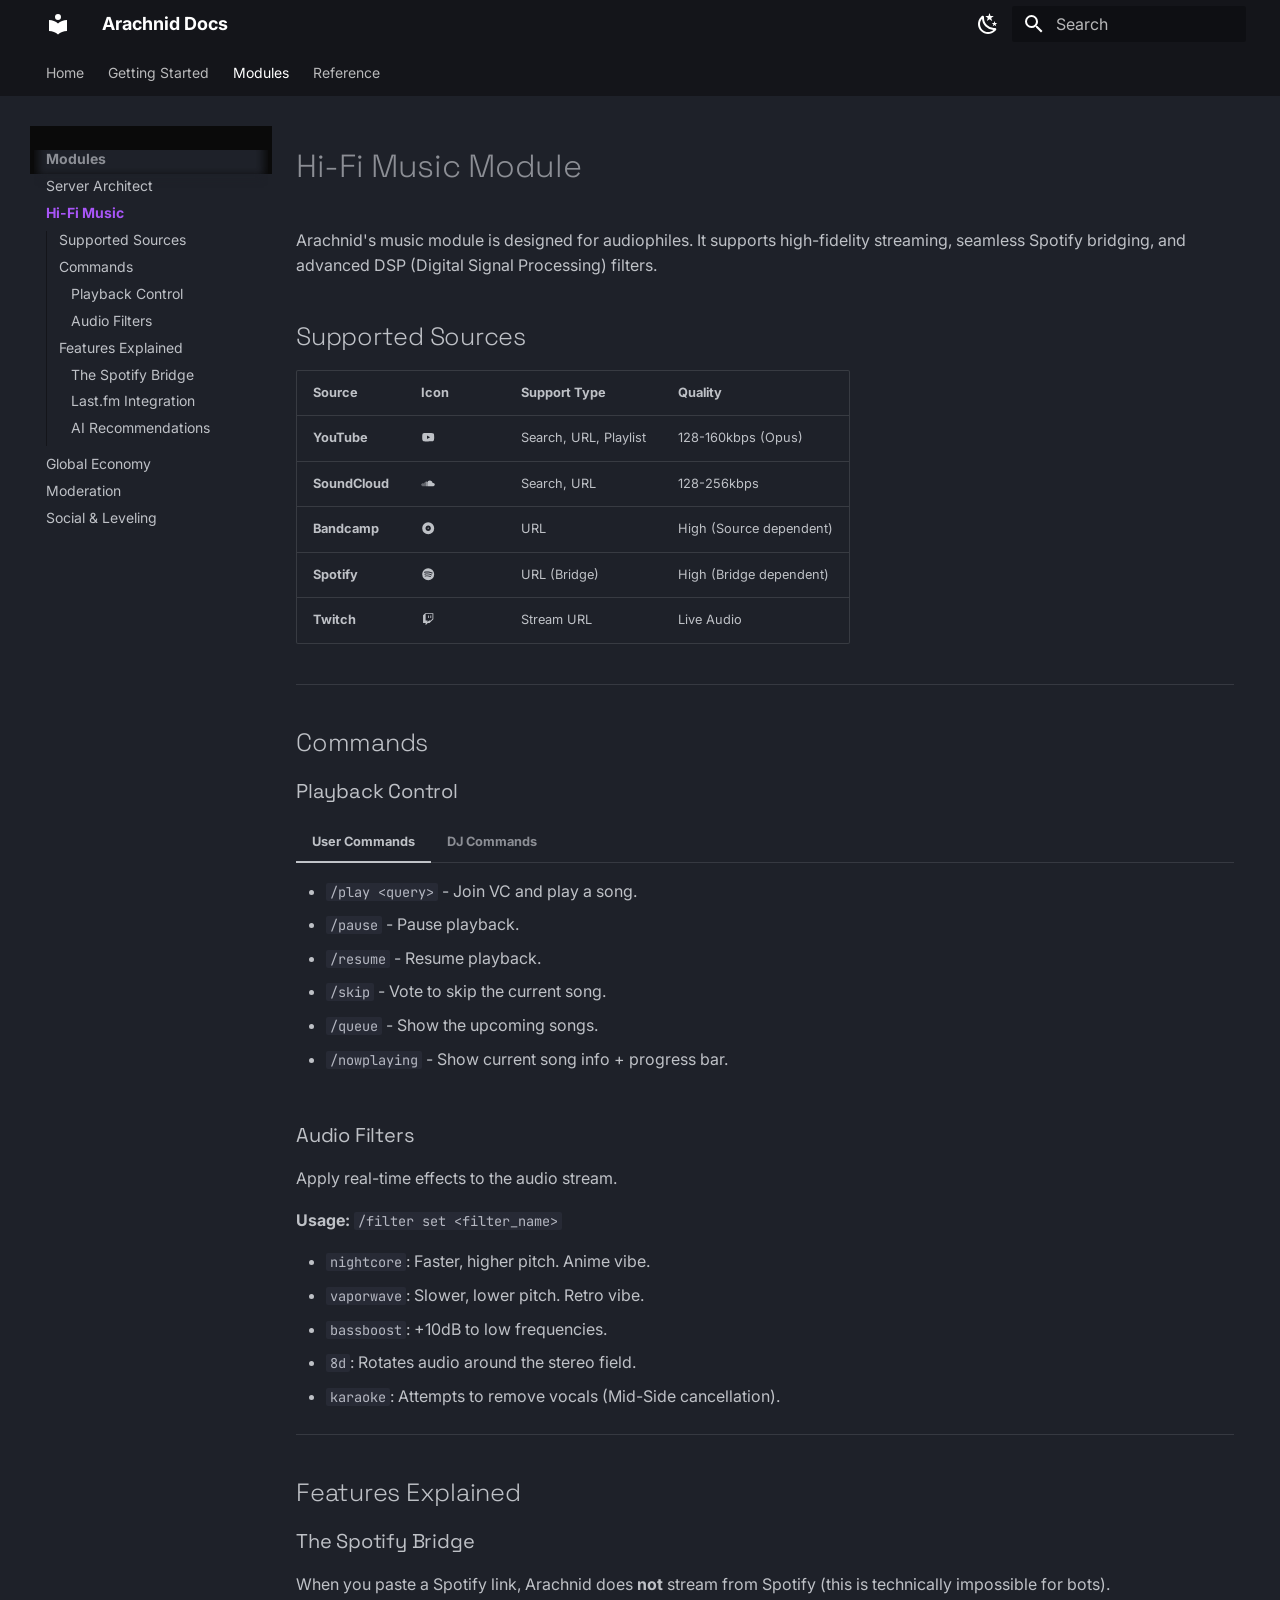
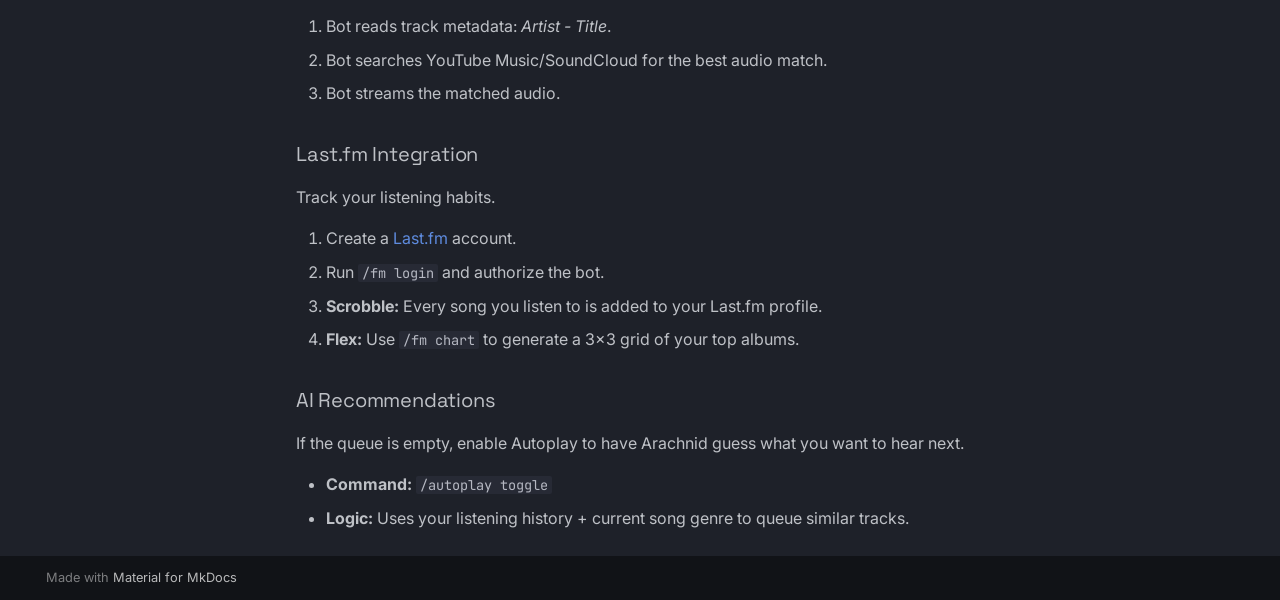
<file: site/modules/music/index.html>
<!doctype html>
<html lang="en" class="no-js">
  <head>

      <meta charset="utf-8">
      <meta name="viewport" content="width=device-width,initial-scale=1">

        <meta name="description" content="The ultimate Discord Architect, Music, and Economy bot.">


        <meta name="author" content="fenruko">


        <link rel="canonical" href="https://arachanid.readthedocs.io/modules/music/">


        <link rel="prev" href="../architect/">


        <link rel="next" href="../economy/">





      <link rel="icon" href="../../assets/images/favicon.png">
      <meta name="generator" content="mkdocs-1.6.1, mkdocs-material-9.7.6">



        <title>Hi-Fi Music - Arachnid Docs</title>



      <link rel="stylesheet" href="../../assets/stylesheets/main.484c7ddc.min.css">


        <link rel="stylesheet" href="../../assets/stylesheets/palette.ab4e12ef.min.css">












        <link rel="preconnect" href="https://fonts.gstatic.com" crossorigin>
        <link rel="stylesheet" href="https://fonts.googleapis.com/css?family=Inter:300,300i,400,400i,700,700i%7CJetBrains+Mono:400,400i,700,700i&display=fallback">
        <style>:root{--md-text-font:"Inter";--md-code-font:"JetBrains Mono"}</style>



      <link rel="stylesheet" href="../../assets/custom.css">

    <script>__md_scope=new URL("../..",location),__md_hash=e=>[...e].reduce(((e,_)=>(e<<5)-e+_.charCodeAt(0)),0),__md_get=(e,_=localStorage,t=__md_scope)=>JSON.parse(_.getItem(t.pathname+"."+e)),__md_set=(e,_,t=localStorage,a=__md_scope)=>{try{t.setItem(a.pathname+"."+e,JSON.stringify(_))}catch(e){}}</script>





  </head>









    <body dir="ltr" data-md-color-scheme="slate" data-md-color-primary="black" data-md-color-accent="purple">


    <input class="md-toggle" data-md-toggle="drawer" type="checkbox" id="__drawer" autocomplete="off">
    <input class="md-toggle" data-md-toggle="search" type="checkbox" id="__search" autocomplete="off">
    <label class="md-overlay" for="__drawer"></label>
    <div data-md-component="skip">


        <a href="#hi-fi-music-module" class="md-skip">
          Skip to content
        </a>

    </div>
    <div data-md-component="announce">

    </div>




<header class="md-header" data-md-component="header">
  <nav class="md-header__inner md-grid" aria-label="Header">
    <a href="../.." title="Arachnid Docs" class="md-header__button md-logo" aria-label="Arachnid Docs" data-md-component="logo">


  <svg xmlns="http://www.w3.org/2000/svg" viewBox="0 0 24 24"><path d="M12 8a3 3 0 0 0 3-3 3 3 0 0 0-3-3 3 3 0 0 0-3 3 3 3 0 0 0 3 3m0 3.54C9.64 9.35 6.5 8 3 8v11c3.5 0 6.64 1.35 9 3.54 2.36-2.19 5.5-3.54 9-3.54V8c-3.5 0-6.64 1.35-9 3.54"/></svg>

    </a>
    <label class="md-header__button md-icon" for="__drawer">

      <svg xmlns="http://www.w3.org/2000/svg" viewBox="0 0 24 24"><path d="M3 6h18v2H3zm0 5h18v2H3zm0 5h18v2H3z"/></svg>
    </label>
    <div class="md-header__title" data-md-component="header-title">
      <div class="md-header__ellipsis">
        <div class="md-header__topic">
          <span class="md-ellipsis">
            Arachnid Docs
          </span>
        </div>
        <div class="md-header__topic" data-md-component="header-topic">
          <span class="md-ellipsis">

              Hi-Fi Music

          </span>
        </div>
      </div>
    </div>


        <form class="md-header__option" data-md-component="palette">




    <input class="md-option" data-md-color-media="" data-md-color-scheme="slate" data-md-color-primary="black" data-md-color-accent="purple"  aria-label="Switch to Light Mode"  type="radio" name="__palette" id="__palette_0">

      <label class="md-header__button md-icon" title="Switch to Light Mode" for="__palette_1" hidden>
        <svg xmlns="http://www.w3.org/2000/svg" viewBox="0 0 24 24"><path d="m17.75 4.09-2.53 1.94.91 3.06-2.63-1.81-2.63 1.81.91-3.06-2.53-1.94L12.44 4l1.06-3 1.06 3zm3.5 6.91-1.64 1.25.59 1.98-1.7-1.17-1.7 1.17.59-1.98L15.75 11l2.06-.05L18.5 9l.69 1.95zm-2.28 4.95c.83-.08 1.72 1.1 1.19 1.85-.32.45-.66.87-1.08 1.27C15.17 23 8.84 23 4.94 19.07c-3.91-3.9-3.91-10.24 0-14.14.4-.4.82-.76 1.27-1.08.75-.53 1.93.36 1.85 1.19-.27 2.86.69 5.83 2.89 8.02a9.96 9.96 0 0 0 8.02 2.89m-1.64 2.02a12.08 12.08 0 0 1-7.8-3.47c-2.17-2.19-3.33-5-3.49-7.82-2.81 3.14-2.7 7.96.31 10.98 3.02 3.01 7.84 3.12 10.98.31"/></svg>
      </label>





    <input class="md-option" data-md-color-media="" data-md-color-scheme="default" data-md-color-primary="black" data-md-color-accent="purple"  aria-label="Switch to Dark Mode"  type="radio" name="__palette" id="__palette_1">

      <label class="md-header__button md-icon" title="Switch to Dark Mode" for="__palette_0" hidden>
        <svg xmlns="http://www.w3.org/2000/svg" viewBox="0 0 24 24"><path d="M12 7a5 5 0 0 1 5 5 5 5 0 0 1-5 5 5 5 0 0 1-5-5 5 5 0 0 1 5-5m0 2a3 3 0 0 0-3 3 3 3 0 0 0 3 3 3 3 0 0 0 3-3 3 3 0 0 0-3-3m0-7 2.39 3.42C13.65 5.15 12.84 5 12 5s-1.65.15-2.39.42zM3.34 7l4.16-.35A7.2 7.2 0 0 0 5.94 8.5c-.44.74-.69 1.5-.83 2.29zm.02 10 1.76-3.77a7.131 7.131 0 0 0 2.38 4.14zM20.65 7l-1.77 3.79a7.02 7.02 0 0 0-2.38-4.15zm-.01 10-4.14.36c.59-.51 1.12-1.14 1.54-1.86.42-.73.69-1.5.83-2.29zM12 22l-2.41-3.44c.74.27 1.55.44 2.41.44.82 0 1.63-.17 2.37-.44z"/></svg>
      </label>


</form>



      <script>var palette=__md_get("__palette");if(palette&&palette.color){if("(prefers-color-scheme)"===palette.color.media){var media=matchMedia("(prefers-color-scheme: light)"),input=document.querySelector(media.matches?"[data-md-color-media='(prefers-color-scheme: light)']":"[data-md-color-media='(prefers-color-scheme: dark)']");palette.color.media=input.getAttribute("data-md-color-media"),palette.color.scheme=input.getAttribute("data-md-color-scheme"),palette.color.primary=input.getAttribute("data-md-color-primary"),palette.color.accent=input.getAttribute("data-md-color-accent")}for(var[key,value]of Object.entries(palette.color))document.body.setAttribute("data-md-color-"+key,value)}</script>





        <label class="md-header__button md-icon" for="__search">

          <svg xmlns="http://www.w3.org/2000/svg" viewBox="0 0 24 24"><path d="M9.5 3A6.5 6.5 0 0 1 16 9.5c0 1.61-.59 3.09-1.56 4.23l.27.27h.79l5 5-1.5 1.5-5-5v-.79l-.27-.27A6.52 6.52 0 0 1 9.5 16 6.5 6.5 0 0 1 3 9.5 6.5 6.5 0 0 1 9.5 3m0 2C7 5 5 7 5 9.5S7 14 9.5 14 14 12 14 9.5 12 5 9.5 5"/></svg>
        </label>
        <div class="md-search" data-md-component="search" role="dialog">
  <label class="md-search__overlay" for="__search"></label>
  <div class="md-search__inner" role="search">
    <form class="md-search__form" name="search">
      <input type="text" class="md-search__input" name="query" aria-label="Search" placeholder="Search" autocapitalize="off" autocorrect="off" autocomplete="off" spellcheck="false" data-md-component="search-query" required>
      <label class="md-search__icon md-icon" for="__search">

        <svg xmlns="http://www.w3.org/2000/svg" viewBox="0 0 24 24"><path d="M9.5 3A6.5 6.5 0 0 1 16 9.5c0 1.61-.59 3.09-1.56 4.23l.27.27h.79l5 5-1.5 1.5-5-5v-.79l-.27-.27A6.52 6.52 0 0 1 9.5 16 6.5 6.5 0 0 1 3 9.5 6.5 6.5 0 0 1 9.5 3m0 2C7 5 5 7 5 9.5S7 14 9.5 14 14 12 14 9.5 12 5 9.5 5"/></svg>

        <svg xmlns="http://www.w3.org/2000/svg" viewBox="0 0 24 24"><path d="M20 11v2H8l5.5 5.5-1.42 1.42L4.16 12l7.92-7.92L13.5 5.5 8 11z"/></svg>
      </label>
      <nav class="md-search__options" aria-label="Search">

        <button type="reset" class="md-search__icon md-icon" title="Clear" aria-label="Clear" tabindex="-1">

          <svg xmlns="http://www.w3.org/2000/svg" viewBox="0 0 24 24"><path d="M19 6.41 17.59 5 12 10.59 6.41 5 5 6.41 10.59 12 5 17.59 6.41 19 12 13.41 17.59 19 19 17.59 13.41 12z"/></svg>
        </button>
      </nav>

        <div class="md-search__suggest" data-md-component="search-suggest"></div>

    </form>
    <div class="md-search__output">
      <div class="md-search__scrollwrap" tabindex="0" data-md-scrollfix>
        <div class="md-search-result" data-md-component="search-result">
          <div class="md-search-result__meta">
            Initializing search
          </div>
          <ol class="md-search-result__list" role="presentation"></ol>
        </div>
      </div>
    </div>
  </div>
</div>



  </nav>

</header>

    <div class="md-container" data-md-component="container">





<nav class="md-tabs" aria-label="Tabs" data-md-component="tabs">
  <div class="md-grid">
    <ul class="md-tabs__list">






    <li class="md-tabs__item">
      <a href="../.." class="md-tabs__link">





  Home

      </a>
    </li>










      <li class="md-tabs__item">
        <a href="../../getting-started/installation/" class="md-tabs__link">



  Getting Started

        </a>
      </li>













      <li class="md-tabs__item md-tabs__item--active">
        <a href="../architect/" class="md-tabs__link">



  Modules

        </a>
      </li>











      <li class="md-tabs__item">
        <a href="../../reference/commands/" class="md-tabs__link">



  Reference

        </a>
      </li>




    </ul>
  </div>
</nav>



      <main class="md-main" data-md-component="main">
        <div class="md-main__inner md-grid">



              <div class="md-sidebar md-sidebar--primary" data-md-component="sidebar" data-md-type="navigation" >
                <div class="md-sidebar__scrollwrap">
                  <div class="md-sidebar__inner">








<nav class="md-nav md-nav--primary md-nav--lifted md-nav--integrated" aria-label="Navigation" data-md-level="0">
  <label class="md-nav__title" for="__drawer">
    <a href="../.." title="Arachnid Docs" class="md-nav__button md-logo" aria-label="Arachnid Docs" data-md-component="logo">


  <svg xmlns="http://www.w3.org/2000/svg" viewBox="0 0 24 24"><path d="M12 8a3 3 0 0 0 3-3 3 3 0 0 0-3-3 3 3 0 0 0-3 3 3 3 0 0 0 3 3m0 3.54C9.64 9.35 6.5 8 3 8v11c3.5 0 6.64 1.35 9 3.54 2.36-2.19 5.5-3.54 9-3.54V8c-3.5 0-6.64 1.35-9 3.54"/></svg>

    </a>
    Arachnid Docs
  </label>

  <ul class="md-nav__list" data-md-scrollfix>







    <li class="md-nav__item">
      <a href="../.." class="md-nav__link">



  <span class="md-ellipsis">


    Home



  </span>



      </a>
    </li>



















    <li class="md-nav__item md-nav__item--nested">



        <input class="md-nav__toggle md-toggle " type="checkbox" id="__nav_2" >


          <label class="md-nav__link" for="__nav_2" id="__nav_2_label" tabindex="0">



  <span class="md-ellipsis">


    Getting Started



  </span>



            <span class="md-nav__icon md-icon"></span>
          </label>

        <nav class="md-nav" data-md-level="1" aria-labelledby="__nav_2_label" aria-expanded="false">
          <label class="md-nav__title" for="__nav_2">
            <span class="md-nav__icon md-icon"></span>


    Getting Started


          </label>
          <ul class="md-nav__list" data-md-scrollfix>







    <li class="md-nav__item">
      <a href="../../getting-started/installation/" class="md-nav__link">



  <span class="md-ellipsis">


    Installation



  </span>



      </a>
    </li>










    <li class="md-nav__item">
      <a href="../../getting-started/architect/" class="md-nav__link">



  <span class="md-ellipsis">


    The Architect Wizard



  </span>



      </a>
    </li>




          </ul>
        </nav>

    </li>
























    <li class="md-nav__item md-nav__item--active md-nav__item--section md-nav__item--nested">



        <input class="md-nav__toggle md-toggle " type="checkbox" id="__nav_3" checked>


          <label class="md-nav__link" for="__nav_3" id="__nav_3_label" tabindex="">



  <span class="md-ellipsis">


    Modules



  </span>



            <span class="md-nav__icon md-icon"></span>
          </label>

        <nav class="md-nav" data-md-level="1" aria-labelledby="__nav_3_label" aria-expanded="true">
          <label class="md-nav__title" for="__nav_3">
            <span class="md-nav__icon md-icon"></span>


    Modules


          </label>
          <ul class="md-nav__list" data-md-scrollfix>







    <li class="md-nav__item">
      <a href="../architect/" class="md-nav__link">



  <span class="md-ellipsis">


    Server Architect



  </span>



      </a>
    </li>












    <li class="md-nav__item md-nav__item--active">

      <input class="md-nav__toggle md-toggle" type="checkbox" id="__toc">





        <label class="md-nav__link md-nav__link--active" for="__toc">



  <span class="md-ellipsis">


    Hi-Fi Music



  </span>



          <span class="md-nav__icon md-icon"></span>
        </label>

      <a href="./" class="md-nav__link md-nav__link--active">



  <span class="md-ellipsis">


    Hi-Fi Music



  </span>



      </a>



<nav class="md-nav md-nav--secondary" aria-label="Table of contents">






    <label class="md-nav__title" for="__toc">
      <span class="md-nav__icon md-icon"></span>
      Table of contents
    </label>
    <ul class="md-nav__list" data-md-component="toc" data-md-scrollfix>

        <li class="md-nav__item">
  <a href="#supported-sources" class="md-nav__link">
    <span class="md-ellipsis">

        Supported Sources

    </span>
  </a>

</li>

        <li class="md-nav__item">
  <a href="#commands" class="md-nav__link">
    <span class="md-ellipsis">

        Commands

    </span>
  </a>

    <nav class="md-nav" aria-label="Commands">
      <ul class="md-nav__list">

          <li class="md-nav__item">
  <a href="#playback-control" class="md-nav__link">
    <span class="md-ellipsis">

        Playback Control

    </span>
  </a>

</li>

          <li class="md-nav__item">
  <a href="#audio-filters" class="md-nav__link">
    <span class="md-ellipsis">

        Audio Filters

    </span>
  </a>

</li>

      </ul>
    </nav>

</li>

        <li class="md-nav__item">
  <a href="#features-explained" class="md-nav__link">
    <span class="md-ellipsis">

        Features Explained

    </span>
  </a>

    <nav class="md-nav" aria-label="Features Explained">
      <ul class="md-nav__list">

          <li class="md-nav__item">
  <a href="#the-spotify-bridge" class="md-nav__link">
    <span class="md-ellipsis">

        The Spotify Bridge

    </span>
  </a>

</li>

          <li class="md-nav__item">
  <a href="#lastfm-integration" class="md-nav__link">
    <span class="md-ellipsis">

        Last.fm Integration

    </span>
  </a>

</li>

          <li class="md-nav__item">
  <a href="#ai-recommendations" class="md-nav__link">
    <span class="md-ellipsis">

        AI Recommendations

    </span>
  </a>

</li>

      </ul>
    </nav>

</li>

    </ul>

</nav>

    </li>










    <li class="md-nav__item">
      <a href="../economy/" class="md-nav__link">



  <span class="md-ellipsis">


    Global Economy



  </span>



      </a>
    </li>










    <li class="md-nav__item">
      <a href="../moderation/" class="md-nav__link">



  <span class="md-ellipsis">


    Moderation



  </span>



      </a>
    </li>










    <li class="md-nav__item">
      <a href="../social/" class="md-nav__link">



  <span class="md-ellipsis">


    Social & Leveling



  </span>



      </a>
    </li>




          </ul>
        </nav>

    </li>



















    <li class="md-nav__item md-nav__item--nested">



        <input class="md-nav__toggle md-toggle " type="checkbox" id="__nav_4" >


          <label class="md-nav__link" for="__nav_4" id="__nav_4_label" tabindex="0">



  <span class="md-ellipsis">


    Reference



  </span>



            <span class="md-nav__icon md-icon"></span>
          </label>

        <nav class="md-nav" data-md-level="1" aria-labelledby="__nav_4_label" aria-expanded="false">
          <label class="md-nav__title" for="__nav_4">
            <span class="md-nav__icon md-icon"></span>


    Reference


          </label>
          <ul class="md-nav__list" data-md-scrollfix>







    <li class="md-nav__item">
      <a href="../../reference/commands/" class="md-nav__link">



  <span class="md-ellipsis">


    Command List



  </span>



      </a>
    </li>










    <li class="md-nav__item">
      <a href="../../reference/glossary/" class="md-nav__link">



  <span class="md-ellipsis">


    Glossary



  </span>



      </a>
    </li>




          </ul>
        </nav>

    </li>



  </ul>
</nav>
                  </div>
                </div>
              </div>




            <div class="md-content" data-md-component="content">

              <article class="md-content__inner md-typeset">





<h1 id="hi-fi-music-module">Hi-Fi Music Module</h1>
<p>Arachnid's music module is designed for audiophiles. It supports high-fidelity streaming, seamless Spotify bridging, and advanced DSP (Digital Signal Processing) filters.</p>
<h2 id="supported-sources">Supported Sources</h2>
<table>
<thead>
<tr>
<th style="text-align: left;">Source</th>
<th style="text-align: left;">Icon</th>
<th style="text-align: left;">Support Type</th>
<th style="text-align: left;">Quality</th>
</tr>
</thead>
<tbody>
<tr>
<td style="text-align: left;"><strong>YouTube</strong></td>
<td style="text-align: left;"><span class="twemoji"><svg xmlns="http://www.w3.org/2000/svg" viewBox="0 0 24 24"><path d="m10 15 5.19-3L10 9zm11.56-7.83c.13.47.22 1.1.28 1.9.07.8.1 1.49.1 2.09L22 12c0 2.19-.16 3.8-.44 4.83-.25.9-.83 1.48-1.73 1.73-.47.13-1.33.22-2.65.28-1.3.07-2.49.1-3.59.1L12 19c-4.19 0-6.8-.16-7.83-.44-.9-.25-1.48-.83-1.73-1.73-.13-.47-.22-1.1-.28-1.9-.07-.8-.1-1.49-.1-2.09L2 12c0-2.19.16-3.8.44-4.83.25-.9.83-1.48 1.73-1.73.47-.13 1.33-.22 2.65-.28 1.3-.07 2.49-.1 3.59-.1L12 5c4.19 0 6.8.16 7.83.44.9.25 1.48.83 1.73 1.73"/></svg></span></td>
<td style="text-align: left;">Search, URL, Playlist</td>
<td style="text-align: left;">128-160kbps (Opus)</td>
</tr>
<tr>
<td style="text-align: left;"><strong>SoundCloud</strong></td>
<td style="text-align: left;"><span class="twemoji"><svg xmlns="http://www.w3.org/2000/svg" viewBox="0 0 24 24"><path d="M11.56 8.87V17h8.76c1.85-.13 2.68-1.27 2.68-2.67 0-1.48-1.12-2.67-2.62-2.67-.38 0-.7.08-1.03.22-.24-2.34-2.23-4.17-4.68-4.17-1.17 0-2.28.44-3.11 1.16m-.88 1.02c-.3-.18-.62-.32-.97-.39V17h1.39V9.34c-.15.16-.29.36-.42.55m-2.35-.54V17h.92V9.38c-.19-.03-.38-.04-.58-.04-.12 0-.23 0-.34.01M6.5 10v7h.91V9.54c-.33.11-.64.27-.91.46m-1.67 2.5c-.06 0-.12-.06-.19-.09V17h.92v-6.14c-.37.48-.62 1.05-.73 1.64m-2.04-.28v4.69c.21.06.45.09.71.09h.22v-4.86c-.08-.01-.16-.02-.22-.02-.26 0-.5.04-.71.1M1 14.56c0 .75.34 1.41.87 1.86v-3.71c-.53.44-.87 1.11-.87 1.85"/></svg></span></td>
<td style="text-align: left;">Search, URL</td>
<td style="text-align: left;">128-256kbps</td>
</tr>
<tr>
<td style="text-align: left;"><strong>Bandcamp</strong></td>
<td style="text-align: left;"><span class="twemoji"><svg xmlns="http://www.w3.org/2000/svg" viewBox="0 0 24 24"><path d="M12 11a1 1 0 0 0-1 1 1 1 0 0 0 1 1 1 1 0 0 0 1-1 1 1 0 0 0-1-1m0 5.5c-2.5 0-4.5-2-4.5-4.5s2-4.5 4.5-4.5 4.5 2 4.5 4.5-2 4.5-4.5 4.5M12 2A10 10 0 0 0 2 12a10 10 0 0 0 10 10 10 10 0 0 0 10-10A10 10 0 0 0 12 2"/></svg></span></td>
<td style="text-align: left;">URL</td>
<td style="text-align: left;">High (Source dependent)</td>
</tr>
<tr>
<td style="text-align: left;"><strong>Spotify</strong></td>
<td style="text-align: left;"><span class="twemoji"><svg xmlns="http://www.w3.org/2000/svg" viewBox="0 0 24 24"><path d="M17.9 10.9C14.7 9 9.35 8.8 6.3 9.75c-.5.15-1-.15-1.15-.6-.15-.5.15-1 .6-1.15 3.55-1.05 9.4-.85 13.1 1.35.45.25.6.85.35 1.3-.25.35-.85.5-1.3.25m-.1 2.8c-.25.35-.7.5-1.05.25-2.7-1.65-6.8-2.15-9.95-1.15-.4.1-.85-.1-.95-.5s.1-.85.5-.95c3.65-1.1 8.15-.55 11.25 1.35.3.15.45.65.2 1m-1.2 2.75c-.2.3-.55.4-.85.2-2.35-1.45-5.3-1.75-8.8-.95-.35.1-.65-.15-.75-.45-.1-.35.15-.65.45-.75 3.8-.85 7.1-.5 9.7 1.1.35.15.4.55.25.85M12 2A10 10 0 0 0 2 12a10 10 0 0 0 10 10 10 10 0 0 0 10-10A10 10 0 0 0 12 2"/></svg></span></td>
<td style="text-align: left;">URL (Bridge)</td>
<td style="text-align: left;">High (Bridge dependent)</td>
</tr>
<tr>
<td style="text-align: left;"><strong>Twitch</strong></td>
<td style="text-align: left;"><span class="twemoji"><svg xmlns="http://www.w3.org/2000/svg" viewBox="0 0 24 24"><path d="M11.64 5.93h1.43v4.28h-1.43m3.93-4.28H17v4.28h-1.43M7 2 3.43 5.57v12.86h4.28V22l3.58-3.57h2.85L20.57 12V2m-1.43 9.29-2.85 2.85h-2.86l-2.5 2.5v-2.5H7.71V3.43h11.43Z"/></svg></span></td>
<td style="text-align: left;">Stream URL</td>
<td style="text-align: left;">Live Audio</td>
</tr>
</tbody>
</table>
<hr />
<h2 id="commands">Commands</h2>
<h3 id="playback-control">Playback Control</h3>
<div class="tabbed-set tabbed-alternate" data-tabs="1:2"><input checked="checked" id="__tabbed_1_1" name="__tabbed_1" type="radio" /><input id="__tabbed_1_2" name="__tabbed_1" type="radio" /><div class="tabbed-labels"><label for="__tabbed_1_1">User Commands</label><label for="__tabbed_1_2">DJ Commands</label></div>
<div class="tabbed-content">
<div class="tabbed-block">
<ul>
<li><code>/play &lt;query&gt;</code> - Join VC and play a song.</li>
<li><code>/pause</code> - Pause playback.</li>
<li><code>/resume</code> - Resume playback.</li>
<li><code>/skip</code> - Vote to skip the current song.</li>
<li><code>/queue</code> - Show the upcoming songs.</li>
<li><code>/nowplaying</code> - Show current song info + progress bar.</li>
</ul>
</div>
<div class="tabbed-block">
<p><em>(Requires <code>DJ</code> role or Admin)</em></p>
<ul>
<li><code>/stop</code> - Stop playback and clear queue.</li>
<li><code>/force skip</code> - Skip without voting.</li>
<li><code>/volume &lt;0-100&gt;</code> - Change volume.</li>
<li><code>/seek &lt;timestamp&gt;</code> - Jump to a specific time (e.g., <code>1:30</code>).</li>
</ul>
</div>
</div>
</div>
<h3 id="audio-filters">Audio Filters</h3>
<p>Apply real-time effects to the audio stream.</p>
<p><strong>Usage:</strong> <code>/filter set &lt;filter_name&gt;</code></p>
<ul>
<li><code>nightcore</code>: Faster, higher pitch. Anime vibe.</li>
<li><code>vaporwave</code>: Slower, lower pitch. Retro vibe.</li>
<li><code>bassboost</code>: +10dB to low frequencies.</li>
<li><code>8d</code>: Rotates audio around the stereo field.</li>
<li><code>karaoke</code>: Attempts to remove vocals (Mid-Side cancellation).</li>
</ul>
<hr />
<h2 id="features-explained">Features Explained</h2>
<h3 id="the-spotify-bridge">The Spotify Bridge</h3>
<p>When you paste a Spotify link, Arachnid does <strong>not</strong> stream from Spotify (this is technically impossible for bots).</p>
<ol>
<li>Bot reads track metadata: <em>Artist - Title</em>.</li>
<li>Bot searches YouTube Music/SoundCloud for the best audio match.</li>
<li>Bot streams the matched audio.</li>
</ol>
<h3 id="lastfm-integration">Last.fm Integration</h3>
<p>Track your listening habits.</p>
<ol>
<li>Create a <a href="https://www.last.fm/">Last.fm</a> account.</li>
<li>Run <code>/fm login</code> and authorize the bot.</li>
<li><strong>Scrobble:</strong> Every song you listen to is added to your Last.fm profile.</li>
<li><strong>Flex:</strong> Use <code>/fm chart</code> to generate a 3x3 grid of your top albums.</li>
</ol>
<h3 id="ai-recommendations">AI Recommendations</h3>
<p>If the queue is empty, enable Autoplay to have Arachnid guess what you want to hear next.</p>
<ul>
<li><strong>Command:</strong> <code>/autoplay toggle</code></li>
<li><strong>Logic:</strong> Uses your listening history + current song genre to queue similar tracks.</li>
</ul>













              </article>
            </div>


  <script>var tabs=__md_get("__tabs");if(Array.isArray(tabs))e:for(var set of document.querySelectorAll(".tabbed-set")){var labels=set.querySelector(".tabbed-labels");for(var tab of tabs)for(var label of labels.getElementsByTagName("label"))if(label.innerText.trim()===tab){var input=document.getElementById(label.htmlFor);input.checked=!0;continue e}}</script>

<script>var target=document.getElementById(location.hash.slice(1));target&&target.name&&(target.checked=target.name.startsWith("__tabbed_"))</script>
        </div>

      </main>

        <footer class="md-footer">

  <div class="md-footer-meta md-typeset">
    <div class="md-footer-meta__inner md-grid">
      <div class="md-copyright">


    Made with
    <a href="https://squidfunk.github.io/mkdocs-material/" target="_blank" rel="noopener">
      Material for MkDocs
    </a>

</div>

    </div>
  </div>
</footer>

    </div>
    <div class="md-dialog" data-md-component="dialog">
      <div class="md-dialog__inner md-typeset"></div>
    </div>





      <script id="__config" type="application/json">{"annotate": null, "base": "../..", "features": ["navigation.tabs", "navigation.sections", "navigation.instant", "navigation.tracking", "toc.integrate", "search.suggest", "search.highlight", "content.code.copy", "content.tabs.link", "content.tooltips"], "search": "../../assets/javascripts/workers/search.2c215733.min.js", "tags": null, "translations": {"clipboard.copied": "Copied to clipboard", "clipboard.copy": "Copy to clipboard", "search.result.more.one": "1 more on this page", "search.result.more.other": "# more on this page", "search.result.none": "No matching documents", "search.result.one": "1 matching document", "search.result.other": "# matching documents", "search.result.placeholder": "Type to start searching", "search.result.term.missing": "Missing", "select.version": "Select version"}, "version": null}</script>


      <script src="../../assets/javascripts/bundle.79ae519e.min.js"></script>


  </body>
</html>
</file>
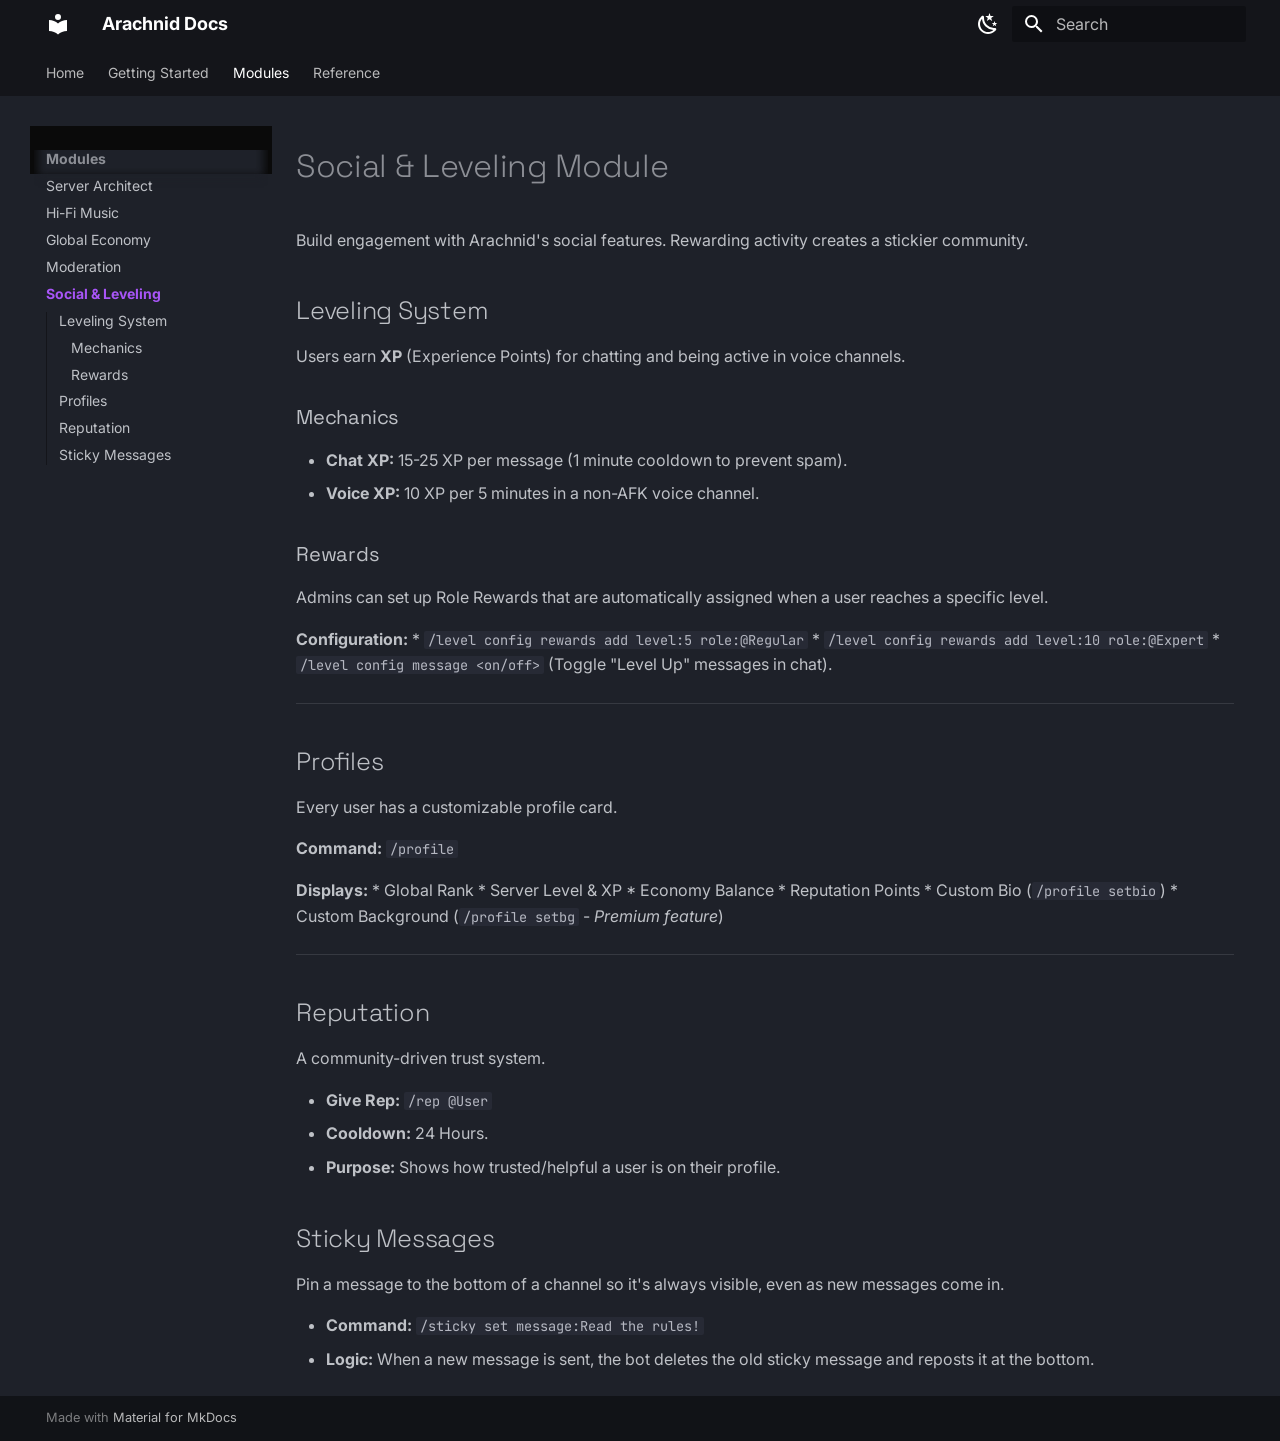
<file: site/modules/social/index.html>
<!doctype html>
<html lang="en" class="no-js">
  <head>

      <meta charset="utf-8">
      <meta name="viewport" content="width=device-width,initial-scale=1">

        <meta name="description" content="The ultimate Discord Architect, Music, and Economy bot.">


        <meta name="author" content="fenruko">


        <link rel="canonical" href="https://arachanid.readthedocs.io/modules/social/">


        <link rel="prev" href="../moderation/">


        <link rel="next" href="../../reference/commands/">





      <link rel="icon" href="../../assets/images/favicon.png">
      <meta name="generator" content="mkdocs-1.6.1, mkdocs-material-9.7.6">



        <title>Social & Leveling - Arachnid Docs</title>



      <link rel="stylesheet" href="../../assets/stylesheets/main.484c7ddc.min.css">


        <link rel="stylesheet" href="../../assets/stylesheets/palette.ab4e12ef.min.css">












        <link rel="preconnect" href="https://fonts.gstatic.com" crossorigin>
        <link rel="stylesheet" href="https://fonts.googleapis.com/css?family=Inter:300,300i,400,400i,700,700i%7CJetBrains+Mono:400,400i,700,700i&display=fallback">
        <style>:root{--md-text-font:"Inter";--md-code-font:"JetBrains Mono"}</style>



      <link rel="stylesheet" href="../../assets/custom.css">

    <script>__md_scope=new URL("../..",location),__md_hash=e=>[...e].reduce(((e,_)=>(e<<5)-e+_.charCodeAt(0)),0),__md_get=(e,_=localStorage,t=__md_scope)=>JSON.parse(_.getItem(t.pathname+"."+e)),__md_set=(e,_,t=localStorage,a=__md_scope)=>{try{t.setItem(a.pathname+"."+e,JSON.stringify(_))}catch(e){}}</script>





  </head>









    <body dir="ltr" data-md-color-scheme="slate" data-md-color-primary="black" data-md-color-accent="purple">


    <input class="md-toggle" data-md-toggle="drawer" type="checkbox" id="__drawer" autocomplete="off">
    <input class="md-toggle" data-md-toggle="search" type="checkbox" id="__search" autocomplete="off">
    <label class="md-overlay" for="__drawer"></label>
    <div data-md-component="skip">


        <a href="#social-leveling-module" class="md-skip">
          Skip to content
        </a>

    </div>
    <div data-md-component="announce">

    </div>




<header class="md-header" data-md-component="header">
  <nav class="md-header__inner md-grid" aria-label="Header">
    <a href="../.." title="Arachnid Docs" class="md-header__button md-logo" aria-label="Arachnid Docs" data-md-component="logo">


  <svg xmlns="http://www.w3.org/2000/svg" viewBox="0 0 24 24"><path d="M12 8a3 3 0 0 0 3-3 3 3 0 0 0-3-3 3 3 0 0 0-3 3 3 3 0 0 0 3 3m0 3.54C9.64 9.35 6.5 8 3 8v11c3.5 0 6.64 1.35 9 3.54 2.36-2.19 5.5-3.54 9-3.54V8c-3.5 0-6.64 1.35-9 3.54"/></svg>

    </a>
    <label class="md-header__button md-icon" for="__drawer">

      <svg xmlns="http://www.w3.org/2000/svg" viewBox="0 0 24 24"><path d="M3 6h18v2H3zm0 5h18v2H3zm0 5h18v2H3z"/></svg>
    </label>
    <div class="md-header__title" data-md-component="header-title">
      <div class="md-header__ellipsis">
        <div class="md-header__topic">
          <span class="md-ellipsis">
            Arachnid Docs
          </span>
        </div>
        <div class="md-header__topic" data-md-component="header-topic">
          <span class="md-ellipsis">

              Social & Leveling

          </span>
        </div>
      </div>
    </div>


        <form class="md-header__option" data-md-component="palette">




    <input class="md-option" data-md-color-media="" data-md-color-scheme="slate" data-md-color-primary="black" data-md-color-accent="purple"  aria-label="Switch to Light Mode"  type="radio" name="__palette" id="__palette_0">

      <label class="md-header__button md-icon" title="Switch to Light Mode" for="__palette_1" hidden>
        <svg xmlns="http://www.w3.org/2000/svg" viewBox="0 0 24 24"><path d="m17.75 4.09-2.53 1.94.91 3.06-2.63-1.81-2.63 1.81.91-3.06-2.53-1.94L12.44 4l1.06-3 1.06 3zm3.5 6.91-1.64 1.25.59 1.98-1.7-1.17-1.7 1.17.59-1.98L15.75 11l2.06-.05L18.5 9l.69 1.95zm-2.28 4.95c.83-.08 1.72 1.1 1.19 1.85-.32.45-.66.87-1.08 1.27C15.17 23 8.84 23 4.94 19.07c-3.91-3.9-3.91-10.24 0-14.14.4-.4.82-.76 1.27-1.08.75-.53 1.93.36 1.85 1.19-.27 2.86.69 5.83 2.89 8.02a9.96 9.96 0 0 0 8.02 2.89m-1.64 2.02a12.08 12.08 0 0 1-7.8-3.47c-2.17-2.19-3.33-5-3.49-7.82-2.81 3.14-2.7 7.96.31 10.98 3.02 3.01 7.84 3.12 10.98.31"/></svg>
      </label>





    <input class="md-option" data-md-color-media="" data-md-color-scheme="default" data-md-color-primary="black" data-md-color-accent="purple"  aria-label="Switch to Dark Mode"  type="radio" name="__palette" id="__palette_1">

      <label class="md-header__button md-icon" title="Switch to Dark Mode" for="__palette_0" hidden>
        <svg xmlns="http://www.w3.org/2000/svg" viewBox="0 0 24 24"><path d="M12 7a5 5 0 0 1 5 5 5 5 0 0 1-5 5 5 5 0 0 1-5-5 5 5 0 0 1 5-5m0 2a3 3 0 0 0-3 3 3 3 0 0 0 3 3 3 3 0 0 0 3-3 3 3 0 0 0-3-3m0-7 2.39 3.42C13.65 5.15 12.84 5 12 5s-1.65.15-2.39.42zM3.34 7l4.16-.35A7.2 7.2 0 0 0 5.94 8.5c-.44.74-.69 1.5-.83 2.29zm.02 10 1.76-3.77a7.131 7.131 0 0 0 2.38 4.14zM20.65 7l-1.77 3.79a7.02 7.02 0 0 0-2.38-4.15zm-.01 10-4.14.36c.59-.51 1.12-1.14 1.54-1.86.42-.73.69-1.5.83-2.29zM12 22l-2.41-3.44c.74.27 1.55.44 2.41.44.82 0 1.63-.17 2.37-.44z"/></svg>
      </label>


</form>



      <script>var palette=__md_get("__palette");if(palette&&palette.color){if("(prefers-color-scheme)"===palette.color.media){var media=matchMedia("(prefers-color-scheme: light)"),input=document.querySelector(media.matches?"[data-md-color-media='(prefers-color-scheme: light)']":"[data-md-color-media='(prefers-color-scheme: dark)']");palette.color.media=input.getAttribute("data-md-color-media"),palette.color.scheme=input.getAttribute("data-md-color-scheme"),palette.color.primary=input.getAttribute("data-md-color-primary"),palette.color.accent=input.getAttribute("data-md-color-accent")}for(var[key,value]of Object.entries(palette.color))document.body.setAttribute("data-md-color-"+key,value)}</script>





        <label class="md-header__button md-icon" for="__search">

          <svg xmlns="http://www.w3.org/2000/svg" viewBox="0 0 24 24"><path d="M9.5 3A6.5 6.5 0 0 1 16 9.5c0 1.61-.59 3.09-1.56 4.23l.27.27h.79l5 5-1.5 1.5-5-5v-.79l-.27-.27A6.52 6.52 0 0 1 9.5 16 6.5 6.5 0 0 1 3 9.5 6.5 6.5 0 0 1 9.5 3m0 2C7 5 5 7 5 9.5S7 14 9.5 14 14 12 14 9.5 12 5 9.5 5"/></svg>
        </label>
        <div class="md-search" data-md-component="search" role="dialog">
  <label class="md-search__overlay" for="__search"></label>
  <div class="md-search__inner" role="search">
    <form class="md-search__form" name="search">
      <input type="text" class="md-search__input" name="query" aria-label="Search" placeholder="Search" autocapitalize="off" autocorrect="off" autocomplete="off" spellcheck="false" data-md-component="search-query" required>
      <label class="md-search__icon md-icon" for="__search">

        <svg xmlns="http://www.w3.org/2000/svg" viewBox="0 0 24 24"><path d="M9.5 3A6.5 6.5 0 0 1 16 9.5c0 1.61-.59 3.09-1.56 4.23l.27.27h.79l5 5-1.5 1.5-5-5v-.79l-.27-.27A6.52 6.52 0 0 1 9.5 16 6.5 6.5 0 0 1 3 9.5 6.5 6.5 0 0 1 9.5 3m0 2C7 5 5 7 5 9.5S7 14 9.5 14 14 12 14 9.5 12 5 9.5 5"/></svg>

        <svg xmlns="http://www.w3.org/2000/svg" viewBox="0 0 24 24"><path d="M20 11v2H8l5.5 5.5-1.42 1.42L4.16 12l7.92-7.92L13.5 5.5 8 11z"/></svg>
      </label>
      <nav class="md-search__options" aria-label="Search">

        <button type="reset" class="md-search__icon md-icon" title="Clear" aria-label="Clear" tabindex="-1">

          <svg xmlns="http://www.w3.org/2000/svg" viewBox="0 0 24 24"><path d="M19 6.41 17.59 5 12 10.59 6.41 5 5 6.41 10.59 12 5 17.59 6.41 19 12 13.41 17.59 19 19 17.59 13.41 12z"/></svg>
        </button>
      </nav>

        <div class="md-search__suggest" data-md-component="search-suggest"></div>

    </form>
    <div class="md-search__output">
      <div class="md-search__scrollwrap" tabindex="0" data-md-scrollfix>
        <div class="md-search-result" data-md-component="search-result">
          <div class="md-search-result__meta">
            Initializing search
          </div>
          <ol class="md-search-result__list" role="presentation"></ol>
        </div>
      </div>
    </div>
  </div>
</div>



  </nav>

</header>

    <div class="md-container" data-md-component="container">





<nav class="md-tabs" aria-label="Tabs" data-md-component="tabs">
  <div class="md-grid">
    <ul class="md-tabs__list">






    <li class="md-tabs__item">
      <a href="../.." class="md-tabs__link">





  Home

      </a>
    </li>










      <li class="md-tabs__item">
        <a href="../../getting-started/installation/" class="md-tabs__link">



  Getting Started

        </a>
      </li>













      <li class="md-tabs__item md-tabs__item--active">
        <a href="../architect/" class="md-tabs__link">



  Modules

        </a>
      </li>











      <li class="md-tabs__item">
        <a href="../../reference/commands/" class="md-tabs__link">



  Reference

        </a>
      </li>




    </ul>
  </div>
</nav>



      <main class="md-main" data-md-component="main">
        <div class="md-main__inner md-grid">



              <div class="md-sidebar md-sidebar--primary" data-md-component="sidebar" data-md-type="navigation" >
                <div class="md-sidebar__scrollwrap">
                  <div class="md-sidebar__inner">








<nav class="md-nav md-nav--primary md-nav--lifted md-nav--integrated" aria-label="Navigation" data-md-level="0">
  <label class="md-nav__title" for="__drawer">
    <a href="../.." title="Arachnid Docs" class="md-nav__button md-logo" aria-label="Arachnid Docs" data-md-component="logo">


  <svg xmlns="http://www.w3.org/2000/svg" viewBox="0 0 24 24"><path d="M12 8a3 3 0 0 0 3-3 3 3 0 0 0-3-3 3 3 0 0 0-3 3 3 3 0 0 0 3 3m0 3.54C9.64 9.35 6.5 8 3 8v11c3.5 0 6.64 1.35 9 3.54 2.36-2.19 5.5-3.54 9-3.54V8c-3.5 0-6.64 1.35-9 3.54"/></svg>

    </a>
    Arachnid Docs
  </label>

  <ul class="md-nav__list" data-md-scrollfix>







    <li class="md-nav__item">
      <a href="../.." class="md-nav__link">



  <span class="md-ellipsis">


    Home



  </span>



      </a>
    </li>



















    <li class="md-nav__item md-nav__item--nested">



        <input class="md-nav__toggle md-toggle " type="checkbox" id="__nav_2" >


          <label class="md-nav__link" for="__nav_2" id="__nav_2_label" tabindex="0">



  <span class="md-ellipsis">


    Getting Started



  </span>



            <span class="md-nav__icon md-icon"></span>
          </label>

        <nav class="md-nav" data-md-level="1" aria-labelledby="__nav_2_label" aria-expanded="false">
          <label class="md-nav__title" for="__nav_2">
            <span class="md-nav__icon md-icon"></span>


    Getting Started


          </label>
          <ul class="md-nav__list" data-md-scrollfix>







    <li class="md-nav__item">
      <a href="../../getting-started/installation/" class="md-nav__link">



  <span class="md-ellipsis">


    Installation



  </span>



      </a>
    </li>










    <li class="md-nav__item">
      <a href="../../getting-started/architect/" class="md-nav__link">



  <span class="md-ellipsis">


    The Architect Wizard



  </span>



      </a>
    </li>




          </ul>
        </nav>

    </li>
























    <li class="md-nav__item md-nav__item--active md-nav__item--section md-nav__item--nested">



        <input class="md-nav__toggle md-toggle " type="checkbox" id="__nav_3" checked>


          <label class="md-nav__link" for="__nav_3" id="__nav_3_label" tabindex="">



  <span class="md-ellipsis">


    Modules



  </span>



            <span class="md-nav__icon md-icon"></span>
          </label>

        <nav class="md-nav" data-md-level="1" aria-labelledby="__nav_3_label" aria-expanded="true">
          <label class="md-nav__title" for="__nav_3">
            <span class="md-nav__icon md-icon"></span>


    Modules


          </label>
          <ul class="md-nav__list" data-md-scrollfix>







    <li class="md-nav__item">
      <a href="../architect/" class="md-nav__link">



  <span class="md-ellipsis">


    Server Architect



  </span>



      </a>
    </li>










    <li class="md-nav__item">
      <a href="../music/" class="md-nav__link">



  <span class="md-ellipsis">


    Hi-Fi Music



  </span>



      </a>
    </li>










    <li class="md-nav__item">
      <a href="../economy/" class="md-nav__link">



  <span class="md-ellipsis">


    Global Economy



  </span>



      </a>
    </li>










    <li class="md-nav__item">
      <a href="../moderation/" class="md-nav__link">



  <span class="md-ellipsis">


    Moderation



  </span>



      </a>
    </li>












    <li class="md-nav__item md-nav__item--active">

      <input class="md-nav__toggle md-toggle" type="checkbox" id="__toc">





        <label class="md-nav__link md-nav__link--active" for="__toc">



  <span class="md-ellipsis">


    Social & Leveling



  </span>



          <span class="md-nav__icon md-icon"></span>
        </label>

      <a href="./" class="md-nav__link md-nav__link--active">



  <span class="md-ellipsis">


    Social & Leveling



  </span>



      </a>



<nav class="md-nav md-nav--secondary" aria-label="Table of contents">






    <label class="md-nav__title" for="__toc">
      <span class="md-nav__icon md-icon"></span>
      Table of contents
    </label>
    <ul class="md-nav__list" data-md-component="toc" data-md-scrollfix>

        <li class="md-nav__item">
  <a href="#leveling-system" class="md-nav__link">
    <span class="md-ellipsis">

        Leveling System

    </span>
  </a>

    <nav class="md-nav" aria-label="Leveling System">
      <ul class="md-nav__list">

          <li class="md-nav__item">
  <a href="#mechanics" class="md-nav__link">
    <span class="md-ellipsis">

        Mechanics

    </span>
  </a>

</li>

          <li class="md-nav__item">
  <a href="#rewards" class="md-nav__link">
    <span class="md-ellipsis">

        Rewards

    </span>
  </a>

</li>

      </ul>
    </nav>

</li>

        <li class="md-nav__item">
  <a href="#profiles" class="md-nav__link">
    <span class="md-ellipsis">

        Profiles

    </span>
  </a>

</li>

        <li class="md-nav__item">
  <a href="#reputation" class="md-nav__link">
    <span class="md-ellipsis">

        Reputation

    </span>
  </a>

</li>

        <li class="md-nav__item">
  <a href="#sticky-messages" class="md-nav__link">
    <span class="md-ellipsis">

        Sticky Messages

    </span>
  </a>

</li>

    </ul>

</nav>

    </li>




          </ul>
        </nav>

    </li>



















    <li class="md-nav__item md-nav__item--nested">



        <input class="md-nav__toggle md-toggle " type="checkbox" id="__nav_4" >


          <label class="md-nav__link" for="__nav_4" id="__nav_4_label" tabindex="0">



  <span class="md-ellipsis">


    Reference



  </span>



            <span class="md-nav__icon md-icon"></span>
          </label>

        <nav class="md-nav" data-md-level="1" aria-labelledby="__nav_4_label" aria-expanded="false">
          <label class="md-nav__title" for="__nav_4">
            <span class="md-nav__icon md-icon"></span>


    Reference


          </label>
          <ul class="md-nav__list" data-md-scrollfix>







    <li class="md-nav__item">
      <a href="../../reference/commands/" class="md-nav__link">



  <span class="md-ellipsis">


    Command List



  </span>



      </a>
    </li>










    <li class="md-nav__item">
      <a href="../../reference/glossary/" class="md-nav__link">



  <span class="md-ellipsis">


    Glossary



  </span>



      </a>
    </li>




          </ul>
        </nav>

    </li>



  </ul>
</nav>
                  </div>
                </div>
              </div>




            <div class="md-content" data-md-component="content">

              <article class="md-content__inner md-typeset">





<h1 id="social-leveling-module">Social &amp; Leveling Module</h1>
<p>Build engagement with Arachnid's social features. Rewarding activity creates a stickier community.</p>
<h2 id="leveling-system">Leveling System</h2>
<p>Users earn <strong>XP</strong> (Experience Points) for chatting and being active in voice channels.</p>
<h3 id="mechanics">Mechanics</h3>
<ul>
<li><strong>Chat XP:</strong> 15-25 XP per message (1 minute cooldown to prevent spam).</li>
<li><strong>Voice XP:</strong> 10 XP per 5 minutes in a non-AFK voice channel.</li>
</ul>
<h3 id="rewards">Rewards</h3>
<p>Admins can set up Role Rewards that are automatically assigned when a user reaches a specific level.</p>
<p><strong>Configuration:</strong>
*   <code>/level config rewards add level:5 role:@Regular</code>
*   <code>/level config rewards add level:10 role:@Expert</code>
*   <code>/level config message &lt;on/off&gt;</code> (Toggle "Level Up" messages in chat).</p>
<hr />
<h2 id="profiles">Profiles</h2>
<p>Every user has a customizable profile card.</p>
<p><strong>Command:</strong> <code>/profile</code></p>
<p><strong>Displays:</strong>
*   Global Rank
*   Server Level &amp; XP
*   Economy Balance
*   Reputation Points
*   Custom Bio (<code>/profile setbio</code>)
*   Custom Background (<code>/profile setbg</code> - <em>Premium feature</em>)</p>
<hr />
<h2 id="reputation">Reputation</h2>
<p>A community-driven trust system.</p>
<ul>
<li><strong>Give Rep:</strong> <code>/rep @User</code></li>
<li><strong>Cooldown:</strong> 24 Hours.</li>
<li><strong>Purpose:</strong> Shows how trusted/helpful a user is on their profile.</li>
</ul>
<h2 id="sticky-messages">Sticky Messages</h2>
<p>Pin a message to the bottom of a channel so it's always visible, even as new messages come in.</p>
<ul>
<li><strong>Command:</strong> <code>/sticky set message:Read the rules!</code></li>
<li><strong>Logic:</strong> When a new message is sent, the bot deletes the old sticky message and reposts it at the bottom.</li>
</ul>













              </article>
            </div>


  <script>var tabs=__md_get("__tabs");if(Array.isArray(tabs))e:for(var set of document.querySelectorAll(".tabbed-set")){var labels=set.querySelector(".tabbed-labels");for(var tab of tabs)for(var label of labels.getElementsByTagName("label"))if(label.innerText.trim()===tab){var input=document.getElementById(label.htmlFor);input.checked=!0;continue e}}</script>

<script>var target=document.getElementById(location.hash.slice(1));target&&target.name&&(target.checked=target.name.startsWith("__tabbed_"))</script>
        </div>

      </main>

        <footer class="md-footer">

  <div class="md-footer-meta md-typeset">
    <div class="md-footer-meta__inner md-grid">
      <div class="md-copyright">


    Made with
    <a href="https://squidfunk.github.io/mkdocs-material/" target="_blank" rel="noopener">
      Material for MkDocs
    </a>

</div>

    </div>
  </div>
</footer>

    </div>
    <div class="md-dialog" data-md-component="dialog">
      <div class="md-dialog__inner md-typeset"></div>
    </div>





      <script id="__config" type="application/json">{"annotate": null, "base": "../..", "features": ["navigation.tabs", "navigation.sections", "navigation.instant", "navigation.tracking", "toc.integrate", "search.suggest", "search.highlight", "content.code.copy", "content.tabs.link", "content.tooltips"], "search": "../../assets/javascripts/workers/search.2c215733.min.js", "tags": null, "translations": {"clipboard.copied": "Copied to clipboard", "clipboard.copy": "Copy to clipboard", "search.result.more.one": "1 more on this page", "search.result.more.other": "# more on this page", "search.result.none": "No matching documents", "search.result.one": "1 matching document", "search.result.other": "# matching documents", "search.result.placeholder": "Type to start searching", "search.result.term.missing": "Missing", "select.version": "Select version"}, "version": null}</script>


      <script src="../../assets/javascripts/bundle.79ae519e.min.js"></script>


  </body>
</html>
</file>
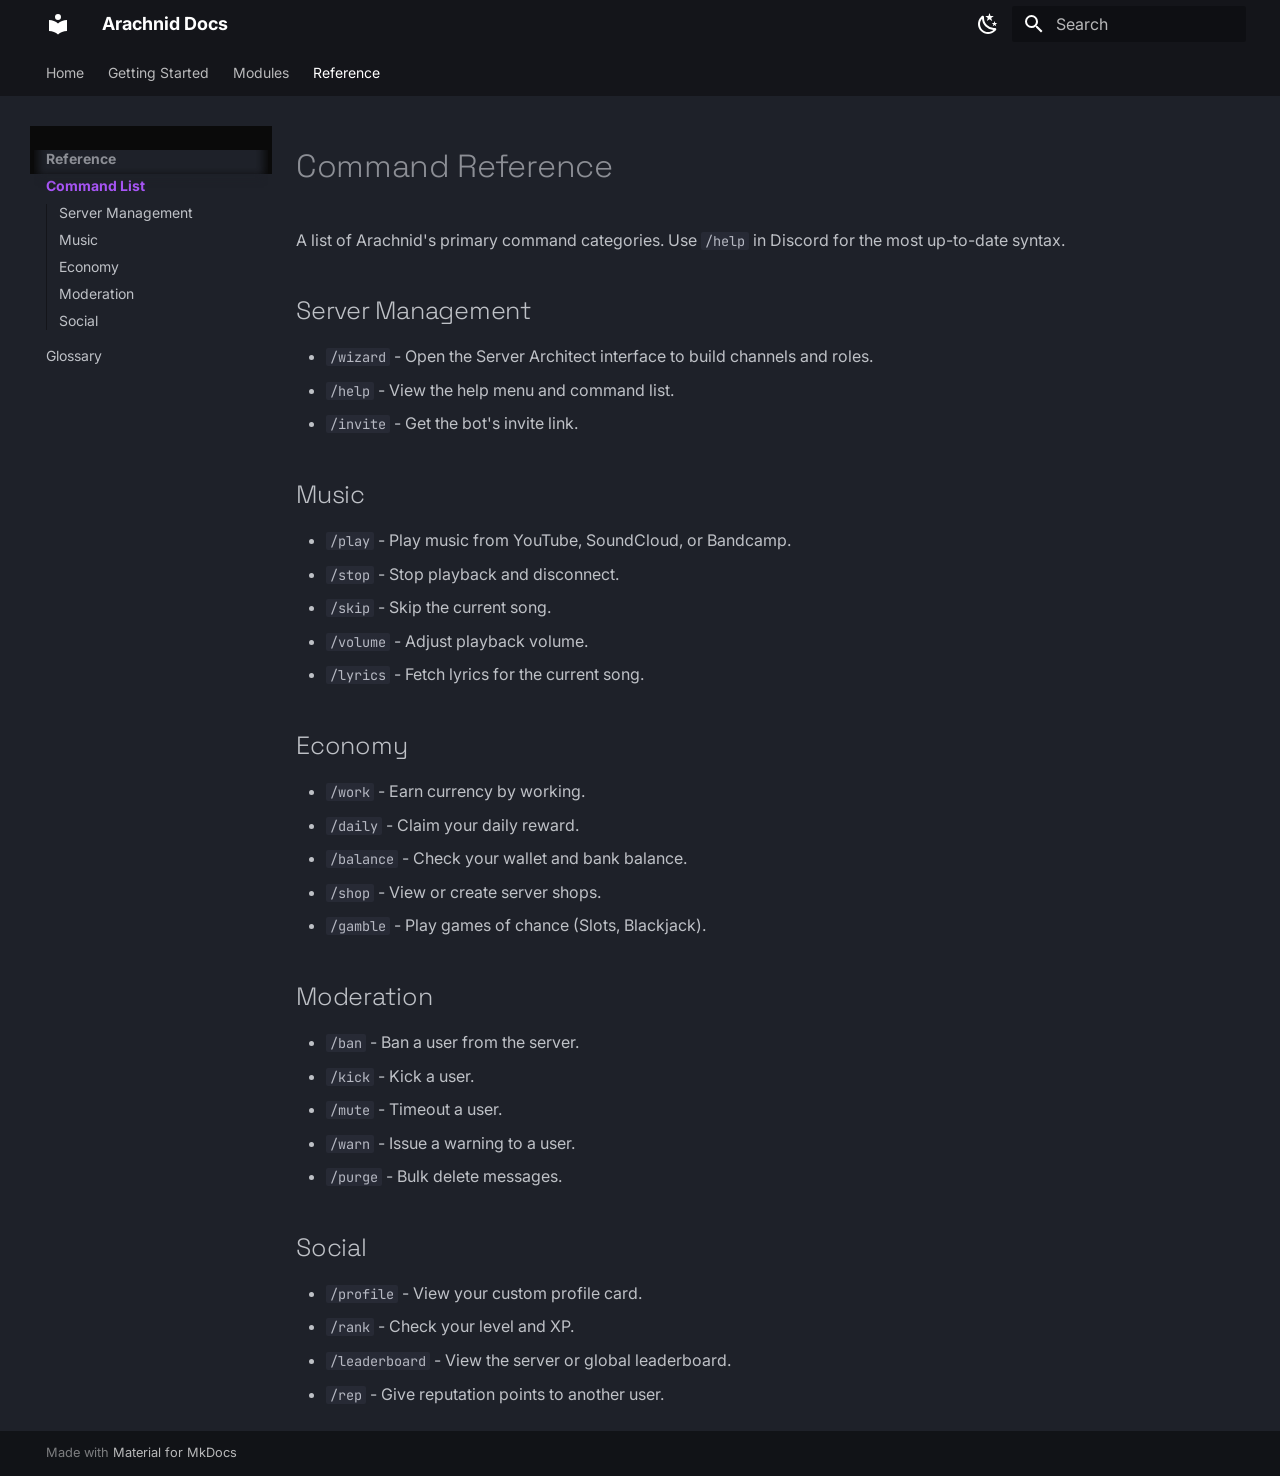
<file: site/reference/commands/index.html>
<!doctype html>
<html lang="en" class="no-js">
  <head>

      <meta charset="utf-8">
      <meta name="viewport" content="width=device-width,initial-scale=1">

        <meta name="description" content="The ultimate Discord Architect, Music, and Economy bot.">


        <meta name="author" content="fenruko">


        <link rel="canonical" href="https://arachanid.readthedocs.io/reference/commands/">


        <link rel="prev" href="../../modules/social/">


        <link rel="next" href="../glossary/">





      <link rel="icon" href="../../assets/images/favicon.png">
      <meta name="generator" content="mkdocs-1.6.1, mkdocs-material-9.7.6">



        <title>Command List - Arachnid Docs</title>



      <link rel="stylesheet" href="../../assets/stylesheets/main.484c7ddc.min.css">


        <link rel="stylesheet" href="../../assets/stylesheets/palette.ab4e12ef.min.css">












        <link rel="preconnect" href="https://fonts.gstatic.com" crossorigin>
        <link rel="stylesheet" href="https://fonts.googleapis.com/css?family=Inter:300,300i,400,400i,700,700i%7CJetBrains+Mono:400,400i,700,700i&display=fallback">
        <style>:root{--md-text-font:"Inter";--md-code-font:"JetBrains Mono"}</style>



      <link rel="stylesheet" href="../../assets/custom.css">

    <script>__md_scope=new URL("../..",location),__md_hash=e=>[...e].reduce(((e,_)=>(e<<5)-e+_.charCodeAt(0)),0),__md_get=(e,_=localStorage,t=__md_scope)=>JSON.parse(_.getItem(t.pathname+"."+e)),__md_set=(e,_,t=localStorage,a=__md_scope)=>{try{t.setItem(a.pathname+"."+e,JSON.stringify(_))}catch(e){}}</script>





  </head>









    <body dir="ltr" data-md-color-scheme="slate" data-md-color-primary="black" data-md-color-accent="purple">


    <input class="md-toggle" data-md-toggle="drawer" type="checkbox" id="__drawer" autocomplete="off">
    <input class="md-toggle" data-md-toggle="search" type="checkbox" id="__search" autocomplete="off">
    <label class="md-overlay" for="__drawer"></label>
    <div data-md-component="skip">


        <a href="#command-reference" class="md-skip">
          Skip to content
        </a>

    </div>
    <div data-md-component="announce">

    </div>




<header class="md-header" data-md-component="header">
  <nav class="md-header__inner md-grid" aria-label="Header">
    <a href="../.." title="Arachnid Docs" class="md-header__button md-logo" aria-label="Arachnid Docs" data-md-component="logo">


  <svg xmlns="http://www.w3.org/2000/svg" viewBox="0 0 24 24"><path d="M12 8a3 3 0 0 0 3-3 3 3 0 0 0-3-3 3 3 0 0 0-3 3 3 3 0 0 0 3 3m0 3.54C9.64 9.35 6.5 8 3 8v11c3.5 0 6.64 1.35 9 3.54 2.36-2.19 5.5-3.54 9-3.54V8c-3.5 0-6.64 1.35-9 3.54"/></svg>

    </a>
    <label class="md-header__button md-icon" for="__drawer">

      <svg xmlns="http://www.w3.org/2000/svg" viewBox="0 0 24 24"><path d="M3 6h18v2H3zm0 5h18v2H3zm0 5h18v2H3z"/></svg>
    </label>
    <div class="md-header__title" data-md-component="header-title">
      <div class="md-header__ellipsis">
        <div class="md-header__topic">
          <span class="md-ellipsis">
            Arachnid Docs
          </span>
        </div>
        <div class="md-header__topic" data-md-component="header-topic">
          <span class="md-ellipsis">

              Command List

          </span>
        </div>
      </div>
    </div>


        <form class="md-header__option" data-md-component="palette">




    <input class="md-option" data-md-color-media="" data-md-color-scheme="slate" data-md-color-primary="black" data-md-color-accent="purple"  aria-label="Switch to Light Mode"  type="radio" name="__palette" id="__palette_0">

      <label class="md-header__button md-icon" title="Switch to Light Mode" for="__palette_1" hidden>
        <svg xmlns="http://www.w3.org/2000/svg" viewBox="0 0 24 24"><path d="m17.75 4.09-2.53 1.94.91 3.06-2.63-1.81-2.63 1.81.91-3.06-2.53-1.94L12.44 4l1.06-3 1.06 3zm3.5 6.91-1.64 1.25.59 1.98-1.7-1.17-1.7 1.17.59-1.98L15.75 11l2.06-.05L18.5 9l.69 1.95zm-2.28 4.95c.83-.08 1.72 1.1 1.19 1.85-.32.45-.66.87-1.08 1.27C15.17 23 8.84 23 4.94 19.07c-3.91-3.9-3.91-10.24 0-14.14.4-.4.82-.76 1.27-1.08.75-.53 1.93.36 1.85 1.19-.27 2.86.69 5.83 2.89 8.02a9.96 9.96 0 0 0 8.02 2.89m-1.64 2.02a12.08 12.08 0 0 1-7.8-3.47c-2.17-2.19-3.33-5-3.49-7.82-2.81 3.14-2.7 7.96.31 10.98 3.02 3.01 7.84 3.12 10.98.31"/></svg>
      </label>





    <input class="md-option" data-md-color-media="" data-md-color-scheme="default" data-md-color-primary="black" data-md-color-accent="purple"  aria-label="Switch to Dark Mode"  type="radio" name="__palette" id="__palette_1">

      <label class="md-header__button md-icon" title="Switch to Dark Mode" for="__palette_0" hidden>
        <svg xmlns="http://www.w3.org/2000/svg" viewBox="0 0 24 24"><path d="M12 7a5 5 0 0 1 5 5 5 5 0 0 1-5 5 5 5 0 0 1-5-5 5 5 0 0 1 5-5m0 2a3 3 0 0 0-3 3 3 3 0 0 0 3 3 3 3 0 0 0 3-3 3 3 0 0 0-3-3m0-7 2.39 3.42C13.65 5.15 12.84 5 12 5s-1.65.15-2.39.42zM3.34 7l4.16-.35A7.2 7.2 0 0 0 5.94 8.5c-.44.74-.69 1.5-.83 2.29zm.02 10 1.76-3.77a7.131 7.131 0 0 0 2.38 4.14zM20.65 7l-1.77 3.79a7.02 7.02 0 0 0-2.38-4.15zm-.01 10-4.14.36c.59-.51 1.12-1.14 1.54-1.86.42-.73.69-1.5.83-2.29zM12 22l-2.41-3.44c.74.27 1.55.44 2.41.44.82 0 1.63-.17 2.37-.44z"/></svg>
      </label>


</form>



      <script>var palette=__md_get("__palette");if(palette&&palette.color){if("(prefers-color-scheme)"===palette.color.media){var media=matchMedia("(prefers-color-scheme: light)"),input=document.querySelector(media.matches?"[data-md-color-media='(prefers-color-scheme: light)']":"[data-md-color-media='(prefers-color-scheme: dark)']");palette.color.media=input.getAttribute("data-md-color-media"),palette.color.scheme=input.getAttribute("data-md-color-scheme"),palette.color.primary=input.getAttribute("data-md-color-primary"),palette.color.accent=input.getAttribute("data-md-color-accent")}for(var[key,value]of Object.entries(palette.color))document.body.setAttribute("data-md-color-"+key,value)}</script>





        <label class="md-header__button md-icon" for="__search">

          <svg xmlns="http://www.w3.org/2000/svg" viewBox="0 0 24 24"><path d="M9.5 3A6.5 6.5 0 0 1 16 9.5c0 1.61-.59 3.09-1.56 4.23l.27.27h.79l5 5-1.5 1.5-5-5v-.79l-.27-.27A6.52 6.52 0 0 1 9.5 16 6.5 6.5 0 0 1 3 9.5 6.5 6.5 0 0 1 9.5 3m0 2C7 5 5 7 5 9.5S7 14 9.5 14 14 12 14 9.5 12 5 9.5 5"/></svg>
        </label>
        <div class="md-search" data-md-component="search" role="dialog">
  <label class="md-search__overlay" for="__search"></label>
  <div class="md-search__inner" role="search">
    <form class="md-search__form" name="search">
      <input type="text" class="md-search__input" name="query" aria-label="Search" placeholder="Search" autocapitalize="off" autocorrect="off" autocomplete="off" spellcheck="false" data-md-component="search-query" required>
      <label class="md-search__icon md-icon" for="__search">

        <svg xmlns="http://www.w3.org/2000/svg" viewBox="0 0 24 24"><path d="M9.5 3A6.5 6.5 0 0 1 16 9.5c0 1.61-.59 3.09-1.56 4.23l.27.27h.79l5 5-1.5 1.5-5-5v-.79l-.27-.27A6.52 6.52 0 0 1 9.5 16 6.5 6.5 0 0 1 3 9.5 6.5 6.5 0 0 1 9.5 3m0 2C7 5 5 7 5 9.5S7 14 9.5 14 14 12 14 9.5 12 5 9.5 5"/></svg>

        <svg xmlns="http://www.w3.org/2000/svg" viewBox="0 0 24 24"><path d="M20 11v2H8l5.5 5.5-1.42 1.42L4.16 12l7.92-7.92L13.5 5.5 8 11z"/></svg>
      </label>
      <nav class="md-search__options" aria-label="Search">

        <button type="reset" class="md-search__icon md-icon" title="Clear" aria-label="Clear" tabindex="-1">

          <svg xmlns="http://www.w3.org/2000/svg" viewBox="0 0 24 24"><path d="M19 6.41 17.59 5 12 10.59 6.41 5 5 6.41 10.59 12 5 17.59 6.41 19 12 13.41 17.59 19 19 17.59 13.41 12z"/></svg>
        </button>
      </nav>

        <div class="md-search__suggest" data-md-component="search-suggest"></div>

    </form>
    <div class="md-search__output">
      <div class="md-search__scrollwrap" tabindex="0" data-md-scrollfix>
        <div class="md-search-result" data-md-component="search-result">
          <div class="md-search-result__meta">
            Initializing search
          </div>
          <ol class="md-search-result__list" role="presentation"></ol>
        </div>
      </div>
    </div>
  </div>
</div>



  </nav>

</header>

    <div class="md-container" data-md-component="container">





<nav class="md-tabs" aria-label="Tabs" data-md-component="tabs">
  <div class="md-grid">
    <ul class="md-tabs__list">






    <li class="md-tabs__item">
      <a href="../.." class="md-tabs__link">





  Home

      </a>
    </li>










      <li class="md-tabs__item">
        <a href="../../getting-started/installation/" class="md-tabs__link">



  Getting Started

        </a>
      </li>











      <li class="md-tabs__item">
        <a href="../../modules/architect/" class="md-tabs__link">



  Modules

        </a>
      </li>













      <li class="md-tabs__item md-tabs__item--active">
        <a href="./" class="md-tabs__link">



  Reference

        </a>
      </li>




    </ul>
  </div>
</nav>



      <main class="md-main" data-md-component="main">
        <div class="md-main__inner md-grid">



              <div class="md-sidebar md-sidebar--primary" data-md-component="sidebar" data-md-type="navigation" >
                <div class="md-sidebar__scrollwrap">
                  <div class="md-sidebar__inner">








<nav class="md-nav md-nav--primary md-nav--lifted md-nav--integrated" aria-label="Navigation" data-md-level="0">
  <label class="md-nav__title" for="__drawer">
    <a href="../.." title="Arachnid Docs" class="md-nav__button md-logo" aria-label="Arachnid Docs" data-md-component="logo">


  <svg xmlns="http://www.w3.org/2000/svg" viewBox="0 0 24 24"><path d="M12 8a3 3 0 0 0 3-3 3 3 0 0 0-3-3 3 3 0 0 0-3 3 3 3 0 0 0 3 3m0 3.54C9.64 9.35 6.5 8 3 8v11c3.5 0 6.64 1.35 9 3.54 2.36-2.19 5.5-3.54 9-3.54V8c-3.5 0-6.64 1.35-9 3.54"/></svg>

    </a>
    Arachnid Docs
  </label>

  <ul class="md-nav__list" data-md-scrollfix>







    <li class="md-nav__item">
      <a href="../.." class="md-nav__link">



  <span class="md-ellipsis">


    Home



  </span>



      </a>
    </li>



















    <li class="md-nav__item md-nav__item--nested">



        <input class="md-nav__toggle md-toggle " type="checkbox" id="__nav_2" >


          <label class="md-nav__link" for="__nav_2" id="__nav_2_label" tabindex="0">



  <span class="md-ellipsis">


    Getting Started



  </span>



            <span class="md-nav__icon md-icon"></span>
          </label>

        <nav class="md-nav" data-md-level="1" aria-labelledby="__nav_2_label" aria-expanded="false">
          <label class="md-nav__title" for="__nav_2">
            <span class="md-nav__icon md-icon"></span>


    Getting Started


          </label>
          <ul class="md-nav__list" data-md-scrollfix>







    <li class="md-nav__item">
      <a href="../../getting-started/installation/" class="md-nav__link">



  <span class="md-ellipsis">


    Installation



  </span>



      </a>
    </li>










    <li class="md-nav__item">
      <a href="../../getting-started/architect/" class="md-nav__link">



  <span class="md-ellipsis">


    The Architect Wizard



  </span>



      </a>
    </li>




          </ul>
        </nav>

    </li>



















    <li class="md-nav__item md-nav__item--nested">



        <input class="md-nav__toggle md-toggle " type="checkbox" id="__nav_3" >


          <label class="md-nav__link" for="__nav_3" id="__nav_3_label" tabindex="0">



  <span class="md-ellipsis">


    Modules



  </span>



            <span class="md-nav__icon md-icon"></span>
          </label>

        <nav class="md-nav" data-md-level="1" aria-labelledby="__nav_3_label" aria-expanded="false">
          <label class="md-nav__title" for="__nav_3">
            <span class="md-nav__icon md-icon"></span>


    Modules


          </label>
          <ul class="md-nav__list" data-md-scrollfix>







    <li class="md-nav__item">
      <a href="../../modules/architect/" class="md-nav__link">



  <span class="md-ellipsis">


    Server Architect



  </span>



      </a>
    </li>










    <li class="md-nav__item">
      <a href="../../modules/music/" class="md-nav__link">



  <span class="md-ellipsis">


    Hi-Fi Music



  </span>



      </a>
    </li>










    <li class="md-nav__item">
      <a href="../../modules/economy/" class="md-nav__link">



  <span class="md-ellipsis">


    Global Economy



  </span>



      </a>
    </li>










    <li class="md-nav__item">
      <a href="../../modules/moderation/" class="md-nav__link">



  <span class="md-ellipsis">


    Moderation



  </span>



      </a>
    </li>










    <li class="md-nav__item">
      <a href="../../modules/social/" class="md-nav__link">



  <span class="md-ellipsis">


    Social & Leveling



  </span>



      </a>
    </li>




          </ul>
        </nav>

    </li>
























    <li class="md-nav__item md-nav__item--active md-nav__item--section md-nav__item--nested">



        <input class="md-nav__toggle md-toggle " type="checkbox" id="__nav_4" checked>


          <label class="md-nav__link" for="__nav_4" id="__nav_4_label" tabindex="">



  <span class="md-ellipsis">


    Reference



  </span>



            <span class="md-nav__icon md-icon"></span>
          </label>

        <nav class="md-nav" data-md-level="1" aria-labelledby="__nav_4_label" aria-expanded="true">
          <label class="md-nav__title" for="__nav_4">
            <span class="md-nav__icon md-icon"></span>


    Reference


          </label>
          <ul class="md-nav__list" data-md-scrollfix>









    <li class="md-nav__item md-nav__item--active">

      <input class="md-nav__toggle md-toggle" type="checkbox" id="__toc">





        <label class="md-nav__link md-nav__link--active" for="__toc">



  <span class="md-ellipsis">


    Command List



  </span>



          <span class="md-nav__icon md-icon"></span>
        </label>

      <a href="./" class="md-nav__link md-nav__link--active">



  <span class="md-ellipsis">


    Command List



  </span>



      </a>



<nav class="md-nav md-nav--secondary" aria-label="Table of contents">






    <label class="md-nav__title" for="__toc">
      <span class="md-nav__icon md-icon"></span>
      Table of contents
    </label>
    <ul class="md-nav__list" data-md-component="toc" data-md-scrollfix>

        <li class="md-nav__item">
  <a href="#server-management" class="md-nav__link">
    <span class="md-ellipsis">

        Server Management

    </span>
  </a>

</li>

        <li class="md-nav__item">
  <a href="#music" class="md-nav__link">
    <span class="md-ellipsis">

        Music

    </span>
  </a>

</li>

        <li class="md-nav__item">
  <a href="#economy" class="md-nav__link">
    <span class="md-ellipsis">

        Economy

    </span>
  </a>

</li>

        <li class="md-nav__item">
  <a href="#moderation" class="md-nav__link">
    <span class="md-ellipsis">

        Moderation

    </span>
  </a>

</li>

        <li class="md-nav__item">
  <a href="#social" class="md-nav__link">
    <span class="md-ellipsis">

        Social

    </span>
  </a>

</li>

    </ul>

</nav>

    </li>










    <li class="md-nav__item">
      <a href="../glossary/" class="md-nav__link">



  <span class="md-ellipsis">


    Glossary



  </span>



      </a>
    </li>




          </ul>
        </nav>

    </li>



  </ul>
</nav>
                  </div>
                </div>
              </div>




            <div class="md-content" data-md-component="content">

              <article class="md-content__inner md-typeset">





<h1 id="command-reference">Command Reference</h1>
<p>A list of Arachnid's primary command categories. Use <code>/help</code> in Discord for the most up-to-date syntax.</p>
<h2 id="server-management">Server Management</h2>
<ul>
<li><code>/wizard</code> - Open the Server Architect interface to build channels and roles.</li>
<li><code>/help</code> - View the help menu and command list.</li>
<li><code>/invite</code> - Get the bot's invite link.</li>
</ul>
<h2 id="music">Music</h2>
<ul>
<li><code>/play</code> - Play music from YouTube, SoundCloud, or Bandcamp.</li>
<li><code>/stop</code> - Stop playback and disconnect.</li>
<li><code>/skip</code> - Skip the current song.</li>
<li><code>/volume</code> - Adjust playback volume.</li>
<li><code>/lyrics</code> - Fetch lyrics for the current song.</li>
</ul>
<h2 id="economy">Economy</h2>
<ul>
<li><code>/work</code> - Earn currency by working.</li>
<li><code>/daily</code> - Claim your daily reward.</li>
<li><code>/balance</code> - Check your wallet and bank balance.</li>
<li><code>/shop</code> - View or create server shops.</li>
<li><code>/gamble</code> - Play games of chance (Slots, Blackjack).</li>
</ul>
<h2 id="moderation">Moderation</h2>
<ul>
<li><code>/ban</code> - Ban a user from the server.</li>
<li><code>/kick</code> - Kick a user.</li>
<li><code>/mute</code> - Timeout a user.</li>
<li><code>/warn</code> - Issue a warning to a user.</li>
<li><code>/purge</code> - Bulk delete messages.</li>
</ul>
<h2 id="social">Social</h2>
<ul>
<li><code>/profile</code> - View your custom profile card.</li>
<li><code>/rank</code> - Check your level and XP.</li>
<li><code>/leaderboard</code> - View the server or global leaderboard.</li>
<li><code>/rep</code> - Give reputation points to another user.</li>
</ul>













              </article>
            </div>


  <script>var tabs=__md_get("__tabs");if(Array.isArray(tabs))e:for(var set of document.querySelectorAll(".tabbed-set")){var labels=set.querySelector(".tabbed-labels");for(var tab of tabs)for(var label of labels.getElementsByTagName("label"))if(label.innerText.trim()===tab){var input=document.getElementById(label.htmlFor);input.checked=!0;continue e}}</script>

<script>var target=document.getElementById(location.hash.slice(1));target&&target.name&&(target.checked=target.name.startsWith("__tabbed_"))</script>
        </div>

      </main>

        <footer class="md-footer">

  <div class="md-footer-meta md-typeset">
    <div class="md-footer-meta__inner md-grid">
      <div class="md-copyright">


    Made with
    <a href="https://squidfunk.github.io/mkdocs-material/" target="_blank" rel="noopener">
      Material for MkDocs
    </a>

</div>

    </div>
  </div>
</footer>

    </div>
    <div class="md-dialog" data-md-component="dialog">
      <div class="md-dialog__inner md-typeset"></div>
    </div>





      <script id="__config" type="application/json">{"annotate": null, "base": "../..", "features": ["navigation.tabs", "navigation.sections", "navigation.instant", "navigation.tracking", "toc.integrate", "search.suggest", "search.highlight", "content.code.copy", "content.tabs.link", "content.tooltips"], "search": "../../assets/javascripts/workers/search.2c215733.min.js", "tags": null, "translations": {"clipboard.copied": "Copied to clipboard", "clipboard.copy": "Copy to clipboard", "search.result.more.one": "1 more on this page", "search.result.more.other": "# more on this page", "search.result.none": "No matching documents", "search.result.one": "1 matching document", "search.result.other": "# matching documents", "search.result.placeholder": "Type to start searching", "search.result.term.missing": "Missing", "select.version": "Select version"}, "version": null}</script>


      <script src="../../assets/javascripts/bundle.79ae519e.min.js"></script>


  </body>
</html>
</file>
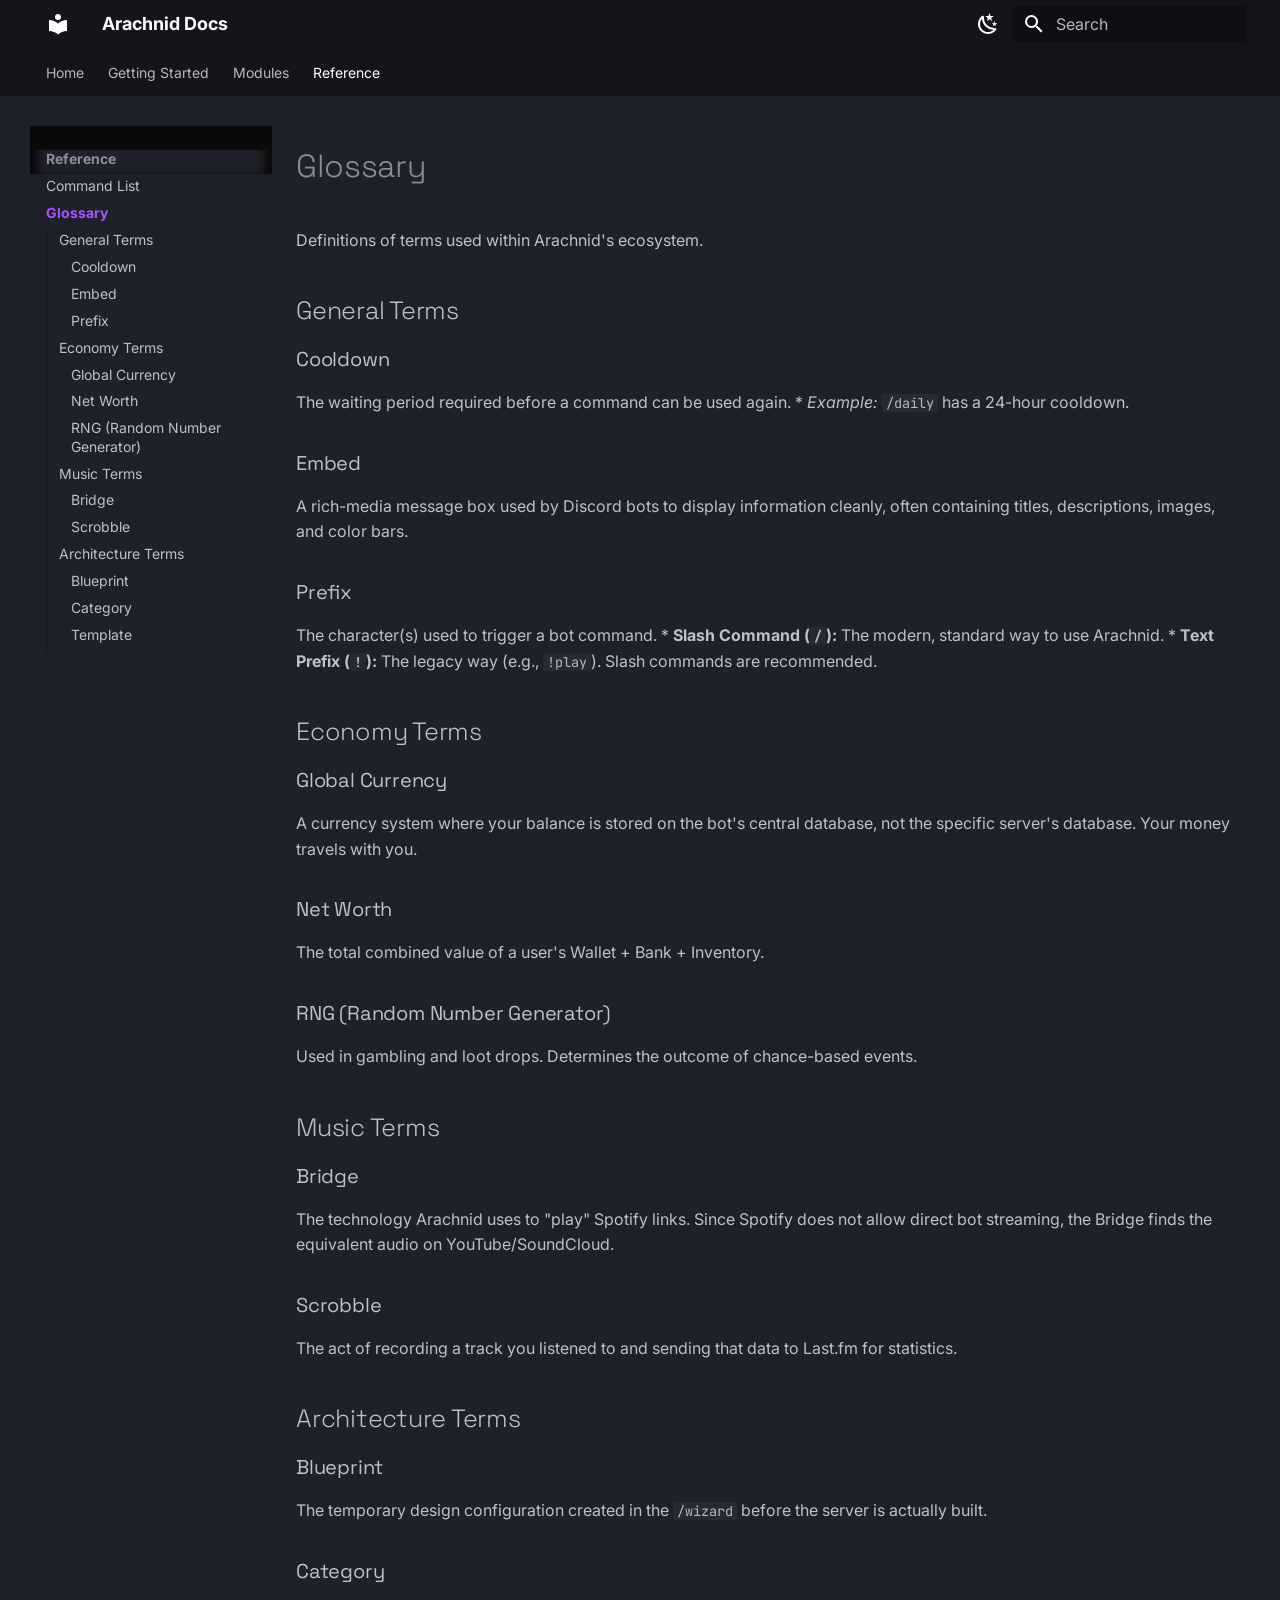
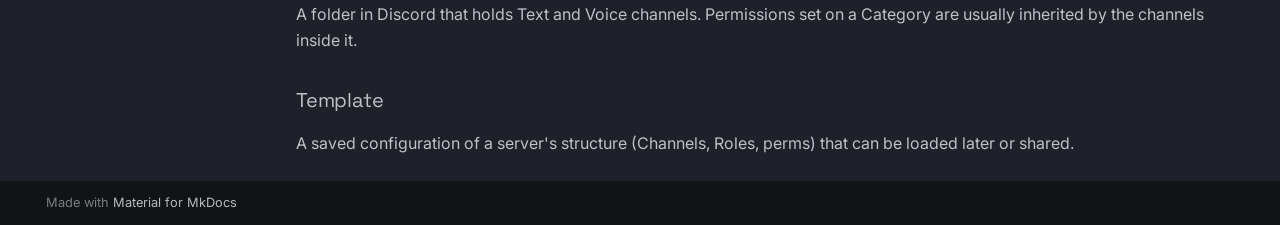
<file: site/reference/glossary/index.html>
<!doctype html>
<html lang="en" class="no-js">
  <head>

      <meta charset="utf-8">
      <meta name="viewport" content="width=device-width,initial-scale=1">

        <meta name="description" content="The ultimate Discord Architect, Music, and Economy bot.">


        <meta name="author" content="fenruko">


        <link rel="canonical" href="https://arachanid.readthedocs.io/reference/glossary/">


        <link rel="prev" href="../commands/">






      <link rel="icon" href="../../assets/images/favicon.png">
      <meta name="generator" content="mkdocs-1.6.1, mkdocs-material-9.7.6">



        <title>Glossary - Arachnid Docs</title>



      <link rel="stylesheet" href="../../assets/stylesheets/main.484c7ddc.min.css">


        <link rel="stylesheet" href="../../assets/stylesheets/palette.ab4e12ef.min.css">












        <link rel="preconnect" href="https://fonts.gstatic.com" crossorigin>
        <link rel="stylesheet" href="https://fonts.googleapis.com/css?family=Inter:300,300i,400,400i,700,700i%7CJetBrains+Mono:400,400i,700,700i&display=fallback">
        <style>:root{--md-text-font:"Inter";--md-code-font:"JetBrains Mono"}</style>



      <link rel="stylesheet" href="../../assets/custom.css">

    <script>__md_scope=new URL("../..",location),__md_hash=e=>[...e].reduce(((e,_)=>(e<<5)-e+_.charCodeAt(0)),0),__md_get=(e,_=localStorage,t=__md_scope)=>JSON.parse(_.getItem(t.pathname+"."+e)),__md_set=(e,_,t=localStorage,a=__md_scope)=>{try{t.setItem(a.pathname+"."+e,JSON.stringify(_))}catch(e){}}</script>





  </head>









    <body dir="ltr" data-md-color-scheme="slate" data-md-color-primary="black" data-md-color-accent="purple">


    <input class="md-toggle" data-md-toggle="drawer" type="checkbox" id="__drawer" autocomplete="off">
    <input class="md-toggle" data-md-toggle="search" type="checkbox" id="__search" autocomplete="off">
    <label class="md-overlay" for="__drawer"></label>
    <div data-md-component="skip">


        <a href="#glossary" class="md-skip">
          Skip to content
        </a>

    </div>
    <div data-md-component="announce">

    </div>




<header class="md-header" data-md-component="header">
  <nav class="md-header__inner md-grid" aria-label="Header">
    <a href="../.." title="Arachnid Docs" class="md-header__button md-logo" aria-label="Arachnid Docs" data-md-component="logo">


  <svg xmlns="http://www.w3.org/2000/svg" viewBox="0 0 24 24"><path d="M12 8a3 3 0 0 0 3-3 3 3 0 0 0-3-3 3 3 0 0 0-3 3 3 3 0 0 0 3 3m0 3.54C9.64 9.35 6.5 8 3 8v11c3.5 0 6.64 1.35 9 3.54 2.36-2.19 5.5-3.54 9-3.54V8c-3.5 0-6.64 1.35-9 3.54"/></svg>

    </a>
    <label class="md-header__button md-icon" for="__drawer">

      <svg xmlns="http://www.w3.org/2000/svg" viewBox="0 0 24 24"><path d="M3 6h18v2H3zm0 5h18v2H3zm0 5h18v2H3z"/></svg>
    </label>
    <div class="md-header__title" data-md-component="header-title">
      <div class="md-header__ellipsis">
        <div class="md-header__topic">
          <span class="md-ellipsis">
            Arachnid Docs
          </span>
        </div>
        <div class="md-header__topic" data-md-component="header-topic">
          <span class="md-ellipsis">

              Glossary

          </span>
        </div>
      </div>
    </div>


        <form class="md-header__option" data-md-component="palette">




    <input class="md-option" data-md-color-media="" data-md-color-scheme="slate" data-md-color-primary="black" data-md-color-accent="purple"  aria-label="Switch to Light Mode"  type="radio" name="__palette" id="__palette_0">

      <label class="md-header__button md-icon" title="Switch to Light Mode" for="__palette_1" hidden>
        <svg xmlns="http://www.w3.org/2000/svg" viewBox="0 0 24 24"><path d="m17.75 4.09-2.53 1.94.91 3.06-2.63-1.81-2.63 1.81.91-3.06-2.53-1.94L12.44 4l1.06-3 1.06 3zm3.5 6.91-1.64 1.25.59 1.98-1.7-1.17-1.7 1.17.59-1.98L15.75 11l2.06-.05L18.5 9l.69 1.95zm-2.28 4.95c.83-.08 1.72 1.1 1.19 1.85-.32.45-.66.87-1.08 1.27C15.17 23 8.84 23 4.94 19.07c-3.91-3.9-3.91-10.24 0-14.14.4-.4.82-.76 1.27-1.08.75-.53 1.93.36 1.85 1.19-.27 2.86.69 5.83 2.89 8.02a9.96 9.96 0 0 0 8.02 2.89m-1.64 2.02a12.08 12.08 0 0 1-7.8-3.47c-2.17-2.19-3.33-5-3.49-7.82-2.81 3.14-2.7 7.96.31 10.98 3.02 3.01 7.84 3.12 10.98.31"/></svg>
      </label>





    <input class="md-option" data-md-color-media="" data-md-color-scheme="default" data-md-color-primary="black" data-md-color-accent="purple"  aria-label="Switch to Dark Mode"  type="radio" name="__palette" id="__palette_1">

      <label class="md-header__button md-icon" title="Switch to Dark Mode" for="__palette_0" hidden>
        <svg xmlns="http://www.w3.org/2000/svg" viewBox="0 0 24 24"><path d="M12 7a5 5 0 0 1 5 5 5 5 0 0 1-5 5 5 5 0 0 1-5-5 5 5 0 0 1 5-5m0 2a3 3 0 0 0-3 3 3 3 0 0 0 3 3 3 3 0 0 0 3-3 3 3 0 0 0-3-3m0-7 2.39 3.42C13.65 5.15 12.84 5 12 5s-1.65.15-2.39.42zM3.34 7l4.16-.35A7.2 7.2 0 0 0 5.94 8.5c-.44.74-.69 1.5-.83 2.29zm.02 10 1.76-3.77a7.131 7.131 0 0 0 2.38 4.14zM20.65 7l-1.77 3.79a7.02 7.02 0 0 0-2.38-4.15zm-.01 10-4.14.36c.59-.51 1.12-1.14 1.54-1.86.42-.73.69-1.5.83-2.29zM12 22l-2.41-3.44c.74.27 1.55.44 2.41.44.82 0 1.63-.17 2.37-.44z"/></svg>
      </label>


</form>



      <script>var palette=__md_get("__palette");if(palette&&palette.color){if("(prefers-color-scheme)"===palette.color.media){var media=matchMedia("(prefers-color-scheme: light)"),input=document.querySelector(media.matches?"[data-md-color-media='(prefers-color-scheme: light)']":"[data-md-color-media='(prefers-color-scheme: dark)']");palette.color.media=input.getAttribute("data-md-color-media"),palette.color.scheme=input.getAttribute("data-md-color-scheme"),palette.color.primary=input.getAttribute("data-md-color-primary"),palette.color.accent=input.getAttribute("data-md-color-accent")}for(var[key,value]of Object.entries(palette.color))document.body.setAttribute("data-md-color-"+key,value)}</script>





        <label class="md-header__button md-icon" for="__search">

          <svg xmlns="http://www.w3.org/2000/svg" viewBox="0 0 24 24"><path d="M9.5 3A6.5 6.5 0 0 1 16 9.5c0 1.61-.59 3.09-1.56 4.23l.27.27h.79l5 5-1.5 1.5-5-5v-.79l-.27-.27A6.52 6.52 0 0 1 9.5 16 6.5 6.5 0 0 1 3 9.5 6.5 6.5 0 0 1 9.5 3m0 2C7 5 5 7 5 9.5S7 14 9.5 14 14 12 14 9.5 12 5 9.5 5"/></svg>
        </label>
        <div class="md-search" data-md-component="search" role="dialog">
  <label class="md-search__overlay" for="__search"></label>
  <div class="md-search__inner" role="search">
    <form class="md-search__form" name="search">
      <input type="text" class="md-search__input" name="query" aria-label="Search" placeholder="Search" autocapitalize="off" autocorrect="off" autocomplete="off" spellcheck="false" data-md-component="search-query" required>
      <label class="md-search__icon md-icon" for="__search">

        <svg xmlns="http://www.w3.org/2000/svg" viewBox="0 0 24 24"><path d="M9.5 3A6.5 6.5 0 0 1 16 9.5c0 1.61-.59 3.09-1.56 4.23l.27.27h.79l5 5-1.5 1.5-5-5v-.79l-.27-.27A6.52 6.52 0 0 1 9.5 16 6.5 6.5 0 0 1 3 9.5 6.5 6.5 0 0 1 9.5 3m0 2C7 5 5 7 5 9.5S7 14 9.5 14 14 12 14 9.5 12 5 9.5 5"/></svg>

        <svg xmlns="http://www.w3.org/2000/svg" viewBox="0 0 24 24"><path d="M20 11v2H8l5.5 5.5-1.42 1.42L4.16 12l7.92-7.92L13.5 5.5 8 11z"/></svg>
      </label>
      <nav class="md-search__options" aria-label="Search">

        <button type="reset" class="md-search__icon md-icon" title="Clear" aria-label="Clear" tabindex="-1">

          <svg xmlns="http://www.w3.org/2000/svg" viewBox="0 0 24 24"><path d="M19 6.41 17.59 5 12 10.59 6.41 5 5 6.41 10.59 12 5 17.59 6.41 19 12 13.41 17.59 19 19 17.59 13.41 12z"/></svg>
        </button>
      </nav>

        <div class="md-search__suggest" data-md-component="search-suggest"></div>

    </form>
    <div class="md-search__output">
      <div class="md-search__scrollwrap" tabindex="0" data-md-scrollfix>
        <div class="md-search-result" data-md-component="search-result">
          <div class="md-search-result__meta">
            Initializing search
          </div>
          <ol class="md-search-result__list" role="presentation"></ol>
        </div>
      </div>
    </div>
  </div>
</div>



  </nav>

</header>

    <div class="md-container" data-md-component="container">





<nav class="md-tabs" aria-label="Tabs" data-md-component="tabs">
  <div class="md-grid">
    <ul class="md-tabs__list">






    <li class="md-tabs__item">
      <a href="../.." class="md-tabs__link">





  Home

      </a>
    </li>










      <li class="md-tabs__item">
        <a href="../../getting-started/installation/" class="md-tabs__link">



  Getting Started

        </a>
      </li>











      <li class="md-tabs__item">
        <a href="../../modules/architect/" class="md-tabs__link">



  Modules

        </a>
      </li>













      <li class="md-tabs__item md-tabs__item--active">
        <a href="../commands/" class="md-tabs__link">



  Reference

        </a>
      </li>




    </ul>
  </div>
</nav>



      <main class="md-main" data-md-component="main">
        <div class="md-main__inner md-grid">



              <div class="md-sidebar md-sidebar--primary" data-md-component="sidebar" data-md-type="navigation" >
                <div class="md-sidebar__scrollwrap">
                  <div class="md-sidebar__inner">








<nav class="md-nav md-nav--primary md-nav--lifted md-nav--integrated" aria-label="Navigation" data-md-level="0">
  <label class="md-nav__title" for="__drawer">
    <a href="../.." title="Arachnid Docs" class="md-nav__button md-logo" aria-label="Arachnid Docs" data-md-component="logo">


  <svg xmlns="http://www.w3.org/2000/svg" viewBox="0 0 24 24"><path d="M12 8a3 3 0 0 0 3-3 3 3 0 0 0-3-3 3 3 0 0 0-3 3 3 3 0 0 0 3 3m0 3.54C9.64 9.35 6.5 8 3 8v11c3.5 0 6.64 1.35 9 3.54 2.36-2.19 5.5-3.54 9-3.54V8c-3.5 0-6.64 1.35-9 3.54"/></svg>

    </a>
    Arachnid Docs
  </label>

  <ul class="md-nav__list" data-md-scrollfix>







    <li class="md-nav__item">
      <a href="../.." class="md-nav__link">



  <span class="md-ellipsis">


    Home



  </span>



      </a>
    </li>



















    <li class="md-nav__item md-nav__item--nested">



        <input class="md-nav__toggle md-toggle " type="checkbox" id="__nav_2" >


          <label class="md-nav__link" for="__nav_2" id="__nav_2_label" tabindex="0">



  <span class="md-ellipsis">


    Getting Started



  </span>



            <span class="md-nav__icon md-icon"></span>
          </label>

        <nav class="md-nav" data-md-level="1" aria-labelledby="__nav_2_label" aria-expanded="false">
          <label class="md-nav__title" for="__nav_2">
            <span class="md-nav__icon md-icon"></span>


    Getting Started


          </label>
          <ul class="md-nav__list" data-md-scrollfix>







    <li class="md-nav__item">
      <a href="../../getting-started/installation/" class="md-nav__link">



  <span class="md-ellipsis">


    Installation



  </span>



      </a>
    </li>










    <li class="md-nav__item">
      <a href="../../getting-started/architect/" class="md-nav__link">



  <span class="md-ellipsis">


    The Architect Wizard



  </span>



      </a>
    </li>




          </ul>
        </nav>

    </li>



















    <li class="md-nav__item md-nav__item--nested">



        <input class="md-nav__toggle md-toggle " type="checkbox" id="__nav_3" >


          <label class="md-nav__link" for="__nav_3" id="__nav_3_label" tabindex="0">



  <span class="md-ellipsis">


    Modules



  </span>



            <span class="md-nav__icon md-icon"></span>
          </label>

        <nav class="md-nav" data-md-level="1" aria-labelledby="__nav_3_label" aria-expanded="false">
          <label class="md-nav__title" for="__nav_3">
            <span class="md-nav__icon md-icon"></span>


    Modules


          </label>
          <ul class="md-nav__list" data-md-scrollfix>







    <li class="md-nav__item">
      <a href="../../modules/architect/" class="md-nav__link">



  <span class="md-ellipsis">


    Server Architect



  </span>



      </a>
    </li>










    <li class="md-nav__item">
      <a href="../../modules/music/" class="md-nav__link">



  <span class="md-ellipsis">


    Hi-Fi Music



  </span>



      </a>
    </li>










    <li class="md-nav__item">
      <a href="../../modules/economy/" class="md-nav__link">



  <span class="md-ellipsis">


    Global Economy



  </span>



      </a>
    </li>










    <li class="md-nav__item">
      <a href="../../modules/moderation/" class="md-nav__link">



  <span class="md-ellipsis">


    Moderation



  </span>



      </a>
    </li>










    <li class="md-nav__item">
      <a href="../../modules/social/" class="md-nav__link">



  <span class="md-ellipsis">


    Social & Leveling



  </span>



      </a>
    </li>




          </ul>
        </nav>

    </li>
























    <li class="md-nav__item md-nav__item--active md-nav__item--section md-nav__item--nested">



        <input class="md-nav__toggle md-toggle " type="checkbox" id="__nav_4" checked>


          <label class="md-nav__link" for="__nav_4" id="__nav_4_label" tabindex="">



  <span class="md-ellipsis">


    Reference



  </span>



            <span class="md-nav__icon md-icon"></span>
          </label>

        <nav class="md-nav" data-md-level="1" aria-labelledby="__nav_4_label" aria-expanded="true">
          <label class="md-nav__title" for="__nav_4">
            <span class="md-nav__icon md-icon"></span>


    Reference


          </label>
          <ul class="md-nav__list" data-md-scrollfix>







    <li class="md-nav__item">
      <a href="../commands/" class="md-nav__link">



  <span class="md-ellipsis">


    Command List



  </span>



      </a>
    </li>












    <li class="md-nav__item md-nav__item--active">

      <input class="md-nav__toggle md-toggle" type="checkbox" id="__toc">





        <label class="md-nav__link md-nav__link--active" for="__toc">



  <span class="md-ellipsis">


    Glossary



  </span>



          <span class="md-nav__icon md-icon"></span>
        </label>

      <a href="./" class="md-nav__link md-nav__link--active">



  <span class="md-ellipsis">


    Glossary



  </span>



      </a>



<nav class="md-nav md-nav--secondary" aria-label="Table of contents">






    <label class="md-nav__title" for="__toc">
      <span class="md-nav__icon md-icon"></span>
      Table of contents
    </label>
    <ul class="md-nav__list" data-md-component="toc" data-md-scrollfix>

        <li class="md-nav__item">
  <a href="#general-terms" class="md-nav__link">
    <span class="md-ellipsis">

        General Terms

    </span>
  </a>

    <nav class="md-nav" aria-label="General Terms">
      <ul class="md-nav__list">

          <li class="md-nav__item">
  <a href="#cooldown" class="md-nav__link">
    <span class="md-ellipsis">

        Cooldown

    </span>
  </a>

</li>

          <li class="md-nav__item">
  <a href="#embed" class="md-nav__link">
    <span class="md-ellipsis">

        Embed

    </span>
  </a>

</li>

          <li class="md-nav__item">
  <a href="#prefix" class="md-nav__link">
    <span class="md-ellipsis">

        Prefix

    </span>
  </a>

</li>

      </ul>
    </nav>

</li>

        <li class="md-nav__item">
  <a href="#economy-terms" class="md-nav__link">
    <span class="md-ellipsis">

        Economy Terms

    </span>
  </a>

    <nav class="md-nav" aria-label="Economy Terms">
      <ul class="md-nav__list">

          <li class="md-nav__item">
  <a href="#global-currency" class="md-nav__link">
    <span class="md-ellipsis">

        Global Currency

    </span>
  </a>

</li>

          <li class="md-nav__item">
  <a href="#net-worth" class="md-nav__link">
    <span class="md-ellipsis">

        Net Worth

    </span>
  </a>

</li>

          <li class="md-nav__item">
  <a href="#rng-random-number-generator" class="md-nav__link">
    <span class="md-ellipsis">

        RNG (Random Number Generator)

    </span>
  </a>

</li>

      </ul>
    </nav>

</li>

        <li class="md-nav__item">
  <a href="#music-terms" class="md-nav__link">
    <span class="md-ellipsis">

        Music Terms

    </span>
  </a>

    <nav class="md-nav" aria-label="Music Terms">
      <ul class="md-nav__list">

          <li class="md-nav__item">
  <a href="#bridge" class="md-nav__link">
    <span class="md-ellipsis">

        Bridge

    </span>
  </a>

</li>

          <li class="md-nav__item">
  <a href="#scrobble" class="md-nav__link">
    <span class="md-ellipsis">

        Scrobble

    </span>
  </a>

</li>

      </ul>
    </nav>

</li>

        <li class="md-nav__item">
  <a href="#architecture-terms" class="md-nav__link">
    <span class="md-ellipsis">

        Architecture Terms

    </span>
  </a>

    <nav class="md-nav" aria-label="Architecture Terms">
      <ul class="md-nav__list">

          <li class="md-nav__item">
  <a href="#blueprint" class="md-nav__link">
    <span class="md-ellipsis">

        Blueprint

    </span>
  </a>

</li>

          <li class="md-nav__item">
  <a href="#category" class="md-nav__link">
    <span class="md-ellipsis">

        Category

    </span>
  </a>

</li>

          <li class="md-nav__item">
  <a href="#template" class="md-nav__link">
    <span class="md-ellipsis">

        Template

    </span>
  </a>

</li>

      </ul>
    </nav>

</li>

    </ul>

</nav>

    </li>




          </ul>
        </nav>

    </li>



  </ul>
</nav>
                  </div>
                </div>
              </div>




            <div class="md-content" data-md-component="content">

              <article class="md-content__inner md-typeset">





<h1 id="glossary">Glossary</h1>
<p>Definitions of terms used within Arachnid's ecosystem.</p>
<h2 id="general-terms">General Terms</h2>
<h3 id="cooldown">Cooldown</h3>
<p>The waiting period required before a command can be used again.
*   <em>Example:</em> <code>/daily</code> has a 24-hour cooldown.</p>
<h3 id="embed">Embed</h3>
<p>A rich-media message box used by Discord bots to display information cleanly, often containing titles, descriptions, images, and color bars.</p>
<h3 id="prefix">Prefix</h3>
<p>The character(s) used to trigger a bot command.
*   <strong>Slash Command (<code>/</code>):</strong> The modern, standard way to use Arachnid.
*   <strong>Text Prefix (<code>!</code>):</strong> The legacy way (e.g., <code>!play</code>). Slash commands are recommended.</p>
<h2 id="economy-terms">Economy Terms</h2>
<h3 id="global-currency">Global Currency</h3>
<p>A currency system where your balance is stored on the bot's central database, not the specific server's database. Your money travels with you.</p>
<h3 id="net-worth">Net Worth</h3>
<p>The total combined value of a user's Wallet + Bank + Inventory.</p>
<h3 id="rng-random-number-generator">RNG (Random Number Generator)</h3>
<p>Used in gambling and loot drops. Determines the outcome of chance-based events.</p>
<h2 id="music-terms">Music Terms</h2>
<h3 id="bridge">Bridge</h3>
<p>The technology Arachnid uses to "play" Spotify links. Since Spotify does not allow direct bot streaming, the Bridge finds the equivalent audio on YouTube/SoundCloud.</p>
<h3 id="scrobble">Scrobble</h3>
<p>The act of recording a track you listened to and sending that data to Last.fm for statistics.</p>
<h2 id="architecture-terms">Architecture Terms</h2>
<h3 id="blueprint">Blueprint</h3>
<p>The temporary design configuration created in the <code>/wizard</code> before the server is actually built.</p>
<h3 id="category">Category</h3>
<p>A folder in Discord that holds Text and Voice channels. Permissions set on a Category are usually inherited by the channels inside it.</p>
<h3 id="template">Template</h3>
<p>A saved configuration of a server's structure (Channels, Roles, perms) that can be loaded later or shared.</p>













              </article>
            </div>


  <script>var tabs=__md_get("__tabs");if(Array.isArray(tabs))e:for(var set of document.querySelectorAll(".tabbed-set")){var labels=set.querySelector(".tabbed-labels");for(var tab of tabs)for(var label of labels.getElementsByTagName("label"))if(label.innerText.trim()===tab){var input=document.getElementById(label.htmlFor);input.checked=!0;continue e}}</script>

<script>var target=document.getElementById(location.hash.slice(1));target&&target.name&&(target.checked=target.name.startsWith("__tabbed_"))</script>
        </div>

      </main>

        <footer class="md-footer">

  <div class="md-footer-meta md-typeset">
    <div class="md-footer-meta__inner md-grid">
      <div class="md-copyright">


    Made with
    <a href="https://squidfunk.github.io/mkdocs-material/" target="_blank" rel="noopener">
      Material for MkDocs
    </a>

</div>

    </div>
  </div>
</footer>

    </div>
    <div class="md-dialog" data-md-component="dialog">
      <div class="md-dialog__inner md-typeset"></div>
    </div>





      <script id="__config" type="application/json">{"annotate": null, "base": "../..", "features": ["navigation.tabs", "navigation.sections", "navigation.instant", "navigation.tracking", "toc.integrate", "search.suggest", "search.highlight", "content.code.copy", "content.tabs.link", "content.tooltips"], "search": "../../assets/javascripts/workers/search.2c215733.min.js", "tags": null, "translations": {"clipboard.copied": "Copied to clipboard", "clipboard.copy": "Copy to clipboard", "search.result.more.one": "1 more on this page", "search.result.more.other": "# more on this page", "search.result.none": "No matching documents", "search.result.one": "1 matching document", "search.result.other": "# matching documents", "search.result.placeholder": "Type to start searching", "search.result.term.missing": "Missing", "select.version": "Select version"}, "version": null}</script>


      <script src="../../assets/javascripts/bundle.79ae519e.min.js"></script>


  </body>
</html>
</file>
<file: site/assets/custom.css>
@import url('https://fonts.googleapis.com/css2?family=Space+Grotesk:wght@300;400;500;600;700&display=swap');

:root {
    --md-text-font: "Inter", sans-serif;
    --md-code-font: "JetBrains Mono", monospace;
    --md-primary-fg-color: #000000;
    --md-primary-bg-color: #ffffff;
    --md-accent-fg-color: #6D28D9; /* Deep Purple */
}

/* Custom Headers */
h1, h2, h3, h4, h5, h6 {
    font-family: 'Space Grotesk', sans-serif;
    font-weight: 600;
    letter-spacing: -0.02em;
}

/* Sidebar Styling */
.md-sidebar {
    background-color: #0a0a0a;
}

.md-nav__item .md-nav__link--active {
    color: #a855f7; /* Purple Glow */
    font-weight: bold;
}

/* Code Blocks */
.md-typeset pre > code {
    background-color: #111;
    border: 1px solid #333;
    border-radius: 8px;
}

/* Admonitions (Callouts) */
.md-typeset .admonition,
.md-typeset details {
    border-radius: 8px;
    border: 1px solid rgba(255, 255, 255, 0.1);
    background: #0a0a0a;
}

/* Buttons */
.md-button--primary {
    background-color: #fff !important;
    color: #000 !important;
    font-weight: 600;
    border-radius: 50px;
    transition: all 0.3s ease;
}

.md-button--primary:hover {
    box-shadow: 0 0 15px rgba(255, 255, 255, 0.3);
    transform: translateY(-2px);
}

/* Scrollbar */
::-webkit-scrollbar {
    width: 6px;
    height: 6px;
}
::-webkit-scrollbar-thumb {
    background: #333;
    border-radius: 3px;
}
::-webkit-scrollbar-track {
    background: #000;
}
</file>
<file: site/assets/stylesheets/main.484c7ddc.min.css>
@charset "UTF-8";html{-webkit-text-size-adjust:none;-moz-text-size-adjust:none;text-size-adjust:none;box-sizing:border-box}*,:after,:before{box-sizing:inherit}@media (prefers-reduced-motion){*,:after,:before{transition:none!important}}body{margin:0}a,button,input,label{-webkit-tap-highlight-color:transparent}a{color:inherit;text-decoration:none}hr{border:0;box-sizing:initial;display:block;height:.05rem;overflow:visible;padding:0}small{font-size:80%}sub,sup{line-height:1em}img{border-style:none}table{border-collapse:initial;border-spacing:0}td,th{font-weight:400;vertical-align:top}button{background:#0000;border:0;font-family:inherit;font-size:inherit;margin:0;padding:0}input{border:0;outline:none}:root{--md-primary-fg-color:#4051b5;--md-primary-fg-color--light:#5d6cc0;--md-primary-fg-color--dark:#303fa1;--md-primary-bg-color:#fff;--md-primary-bg-color--light:#ffffffb3;--md-accent-fg-color:#526cfe;--md-accent-fg-color--transparent:#526cfe1a;--md-accent-bg-color:#fff;--md-accent-bg-color--light:#ffffffb3}[data-md-color-scheme=default]{color-scheme:light}[data-md-color-scheme=default] img[src$="#gh-dark-mode-only"],[data-md-color-scheme=default] img[src$="#only-dark"]{display:none}:root,[data-md-color-scheme=default]{--md-hue:225deg;--md-default-fg-color:#000000de;--md-default-fg-color--light:#0000008a;--md-default-fg-color--lighter:#00000052;--md-default-fg-color--lightest:#00000012;--md-default-bg-color:#fff;--md-default-bg-color--light:#ffffffb3;--md-default-bg-color--lighter:#ffffff4d;--md-default-bg-color--lightest:#ffffff1f;--md-code-fg-color:#36464e;--md-code-bg-color:#f5f5f5;--md-code-bg-color--light:#f5f5f5b3;--md-code-bg-color--lighter:#f5f5f54d;--md-code-hl-color:#4287ff;--md-code-hl-color--light:#4287ff1a;--md-code-hl-number-color:#d52a2a;--md-code-hl-special-color:#db1457;--md-code-hl-function-color:#a846b9;--md-code-hl-constant-color:#6e59d9;--md-code-hl-keyword-color:#3f6ec6;--md-code-hl-string-color:#1c7d4d;--md-code-hl-name-color:var(--md-code-fg-color);--md-code-hl-operator-color:var(--md-default-fg-color--light);--md-code-hl-punctuation-color:var(--md-default-fg-color--light);--md-code-hl-comment-color:var(--md-default-fg-color--light);--md-code-hl-generic-color:var(--md-default-fg-color--light);--md-code-hl-variable-color:var(--md-default-fg-color--light);--md-typeset-color:var(--md-default-fg-color);--md-typeset-a-color:var(--md-primary-fg-color);--md-typeset-del-color:#f5503d26;--md-typeset-ins-color:#0bd57026;--md-typeset-kbd-color:#fafafa;--md-typeset-kbd-accent-color:#fff;--md-typeset-kbd-border-color:#b8b8b8;--md-typeset-mark-color:#ffff0080;--md-typeset-table-color:#0000001f;--md-typeset-table-color--light:rgba(0,0,0,.035);--md-admonition-fg-color:var(--md-default-fg-color);--md-admonition-bg-color:var(--md-default-bg-color);--md-warning-fg-color:#000000de;--md-warning-bg-color:#ff9;--md-footer-fg-color:#fff;--md-footer-fg-color--light:#ffffffb3;--md-footer-fg-color--lighter:#ffffff73;--md-footer-bg-color:#000000de;--md-footer-bg-color--dark:#00000052;--md-shadow-z1:0 0.2rem 0.5rem #0000000d,0 0 0.05rem #0000001a;--md-shadow-z2:0 0.2rem 0.5rem #0000001a,0 0 0.05rem #00000040;--md-shadow-z3:0 0.2rem 0.5rem #0003,0 0 0.05rem #00000059}.md-icon svg{fill:currentcolor;display:block;height:1.2rem;width:1.2rem}body{-webkit-font-smoothing:antialiased;-moz-osx-font-smoothing:grayscale;--md-text-font-family:var(--md-text-font,_),-apple-system,BlinkMacSystemFont,Helvetica,Arial,sans-serif;--md-code-font-family:var(--md-code-font,_),SFMono-Regular,Consolas,Menlo,monospace}aside,body,input{font-feature-settings:"kern","liga";color:var(--md-typeset-color);font-family:var(--md-text-font-family)}code,kbd,pre{font-feature-settings:"kern";font-family:var(--md-code-font-family)}:root{--md-typeset-table-sort-icon:url('data:image/svg+xml;charset=utf-8,<svg xmlns="http://www.w3.org/2000/svg" viewBox="0 0 24 24"><path d="m18 21-4-4h3V7h-3l4-4 4 4h-3v10h3M2 19v-2h10v2M2 13v-2h7v2M2 7V5h4v2z"/></svg>');--md-typeset-table-sort-icon--asc:url('data:image/svg+xml;charset=utf-8,<svg xmlns="http://www.w3.org/2000/svg" viewBox="0 0 24 24"><path d="M19 17h3l-4 4-4-4h3V3h2M2 17h10v2H2M6 5v2H2V5m0 6h7v2H2z"/></svg>');--md-typeset-table-sort-icon--desc:url('data:image/svg+xml;charset=utf-8,<svg xmlns="http://www.w3.org/2000/svg" viewBox="0 0 24 24"><path d="M19 7h3l-4-4-4 4h3v14h2M2 17h10v2H2M6 5v2H2V5m0 6h7v2H2z"/></svg>')}.md-typeset{-webkit-print-color-adjust:exact;color-adjust:exact;font-size:.8rem;line-height:1.6;overflow-wrap:break-word}@media print{.md-typeset{font-size:.68rem}}.md-typeset blockquote,.md-typeset dl,.md-typeset figure,.md-typeset ol,.md-typeset pre,.md-typeset ul{margin-bottom:1em;margin-top:1em}.md-typeset h1{color:var(--md-default-fg-color--light);font-size:2em;line-height:1.3;margin:0 0 1.25em}.md-typeset h1,.md-typeset h2{font-weight:300;letter-spacing:-.01em}.md-typeset h2{font-size:1.5625em;line-height:1.4;margin:1.6em 0 .64em}.md-typeset h3{font-size:1.25em;font-weight:400;letter-spacing:-.01em;line-height:1.5;margin:1.6em 0 .8em}.md-typeset h2+h3{margin-top:.8em}.md-typeset h4{font-weight:700;letter-spacing:-.01em;margin:1em 0}.md-typeset h5,.md-typeset h6{color:var(--md-default-fg-color--light);font-size:.8em;font-weight:700;letter-spacing:-.01em;margin:1.25em 0}.md-typeset h5{text-transform:uppercase}.md-typeset h5 code{text-transform:none}.md-typeset hr{border-bottom:.05rem solid var(--md-default-fg-color--lightest);display:flow-root;margin:1.5em 0}.md-typeset a{color:var(--md-typeset-a-color);word-break:break-word}.md-typeset a,.md-typeset a:before{transition:color 125ms}.md-typeset a:focus,.md-typeset a:hover{color:var(--md-accent-fg-color)}.md-typeset a:focus code,.md-typeset a:hover code{background-color:var(--md-accent-fg-color--transparent);color:var(--md-accent-fg-color)}.md-typeset a code{color:var(--md-typeset-a-color)}.md-typeset a.focus-visible{outline-color:var(--md-accent-fg-color);outline-offset:.2rem}.md-typeset code,.md-typeset kbd,.md-typeset pre{color:var(--md-code-fg-color);direction:ltr;font-variant-ligatures:none;transition:background-color 125ms}@media print{.md-typeset code,.md-typeset kbd,.md-typeset pre{white-space:pre-wrap}}.md-typeset code{background-color:var(--md-code-bg-color);border-radius:.1rem;-webkit-box-decoration-break:clone;box-decoration-break:clone;font-size:.85em;padding:0 .2941176471em;transition:color 125ms,background-color 125ms;word-break:break-word}.md-typeset code:not(.focus-visible){-webkit-tap-highlight-color:transparent;outline:none}.md-typeset pre{display:flow-root;line-height:1.4;position:relative}.md-typeset pre>code{-webkit-box-decoration-break:slice;box-decoration-break:slice;box-shadow:none;display:block;margin:0;outline-color:var(--md-accent-fg-color);overflow:auto;padding:.7720588235em 1.1764705882em;scrollbar-color:var(--md-default-fg-color--lighter) #0000;scrollbar-width:thin;touch-action:auto;word-break:normal}.md-typeset pre>code:hover{scrollbar-color:var(--md-accent-fg-color) #0000}.md-typeset pre>code::-webkit-scrollbar{height:.2rem;width:.2rem}.md-typeset pre>code::-webkit-scrollbar-thumb{background-color:var(--md-default-fg-color--lighter)}.md-typeset pre>code::-webkit-scrollbar-thumb:hover{background-color:var(--md-accent-fg-color)}.md-typeset kbd{background-color:var(--md-typeset-kbd-color);border-radius:.1rem;box-shadow:0 .1rem 0 .05rem var(--md-typeset-kbd-border-color),0 .1rem 0 var(--md-typeset-kbd-border-color),0 -.1rem .2rem var(--md-typeset-kbd-accent-color) inset;color:var(--md-default-fg-color);display:inline-block;font-size:.75em;padding:0 .6666666667em;vertical-align:text-top;word-break:break-word}.md-typeset mark{background-color:var(--md-typeset-mark-color);-webkit-box-decoration-break:clone;box-decoration-break:clone;color:inherit;word-break:break-word}.md-typeset abbr{cursor:help;text-decoration:none}.md-typeset [data-preview],.md-typeset abbr{border-bottom:.05rem dotted var(--md-default-fg-color--light)}.md-typeset small{opacity:.75}[dir=ltr] .md-typeset sub,[dir=ltr] .md-typeset sup{margin-left:.078125em}[dir=rtl] .md-typeset sub,[dir=rtl] .md-typeset sup{margin-right:.078125em}[dir=ltr] .md-typeset blockquote{padding-left:.6rem}[dir=rtl] .md-typeset blockquote{padding-right:.6rem}[dir=ltr] .md-typeset blockquote{border-left:.2rem solid var(--md-default-fg-color--lighter)}[dir=rtl] .md-typeset blockquote{border-right:.2rem solid var(--md-default-fg-color--lighter)}.md-typeset blockquote{color:var(--md-default-fg-color--light);margin-left:0;margin-right:0}.md-typeset ul{list-style-type:disc}.md-typeset ul[type]{list-style-type:revert-layer}[dir=ltr] .md-typeset ol,[dir=ltr] .md-typeset ul{margin-left:.625em}[dir=rtl] .md-typeset ol,[dir=rtl] .md-typeset ul{margin-right:.625em}.md-typeset ol,.md-typeset ul{padding:0}.md-typeset ol:not([hidden]),.md-typeset ul:not([hidden]){display:flow-root}.md-typeset ol ol,.md-typeset ul ol{list-style-type:lower-alpha}.md-typeset ol ol ol,.md-typeset ul ol ol{list-style-type:lower-roman}.md-typeset ol ol ol ol,.md-typeset ul ol ol ol{list-style-type:upper-alpha}.md-typeset ol ol ol ol ol,.md-typeset ul ol ol ol ol{list-style-type:upper-roman}.md-typeset ol[type],.md-typeset ul[type]{list-style-type:revert-layer}[dir=ltr] .md-typeset ol li,[dir=ltr] .md-typeset ul li{margin-left:1.25em}[dir=rtl] .md-typeset ol li,[dir=rtl] .md-typeset ul li{margin-right:1.25em}.md-typeset ol li,.md-typeset ul li{margin-bottom:.5em}.md-typeset ol li blockquote,.md-typeset ol li p,.md-typeset ul li blockquote,.md-typeset ul li p{margin:.5em 0}.md-typeset ol li:last-child,.md-typeset ul li:last-child{margin-bottom:0}[dir=ltr] .md-typeset ol li ol,[dir=ltr] .md-typeset ol li ul,[dir=ltr] .md-typeset ul li ol,[dir=ltr] .md-typeset ul li ul{margin-left:.625em}[dir=rtl] .md-typeset ol li ol,[dir=rtl] .md-typeset ol li ul,[dir=rtl] .md-typeset ul li ol,[dir=rtl] .md-typeset ul li ul{margin-right:.625em}.md-typeset ol li ol,.md-typeset ol li ul,.md-typeset ul li ol,.md-typeset ul li ul{margin-bottom:.5em;margin-top:.5em}[dir=ltr] .md-typeset dd{margin-left:1.875em}[dir=rtl] .md-typeset dd{margin-right:1.875em}.md-typeset dd{margin-bottom:1.5em;margin-top:1em}.md-typeset img,.md-typeset svg,.md-typeset video{height:auto;max-width:100%}.md-typeset img[align=left]{margin:1em 1em 1em 0}.md-typeset img[align=right]{margin:1em 0 1em 1em}.md-typeset img[align]:only-child{margin-top:0}.md-typeset figure{display:flow-root;margin:1em auto;max-width:100%;text-align:center;width:fit-content}.md-typeset figure img{display:block;margin:0 auto}.md-typeset figcaption{font-style:italic;margin:1em auto;max-width:24rem}.md-typeset iframe{max-width:100%}.md-typeset table:not([class]){background-color:var(--md-default-bg-color);border:.05rem solid var(--md-typeset-table-color);border-radius:.1rem;display:inline-block;font-size:.64rem;max-width:100%;overflow:auto;touch-action:auto}@media print{.md-typeset table:not([class]){display:table}}.md-typeset table:not([class])+*{margin-top:1.5em}.md-typeset table:not([class]) td>:first-child,.md-typeset table:not([class]) th>:first-child{margin-top:0}.md-typeset table:not([class]) td>:last-child,.md-typeset table:not([class]) th>:last-child{margin-bottom:0}.md-typeset table:not([class]) td:not([align]),.md-typeset table:not([class]) th:not([align]){text-align:left}[dir=rtl] .md-typeset table:not([class]) td:not([align]),[dir=rtl] .md-typeset table:not([class]) th:not([align]){text-align:right}.md-typeset table:not([class]) th{font-weight:700;min-width:5rem;padding:.9375em 1.25em;vertical-align:top}.md-typeset table:not([class]) td{border-top:.05rem solid var(--md-typeset-table-color);padding:.9375em 1.25em;vertical-align:top}.md-typeset table:not([class]) tbody tr{transition:background-color 125ms}.md-typeset table:not([class]) tbody tr:hover{background-color:var(--md-typeset-table-color--light);box-shadow:0 .05rem 0 var(--md-default-bg-color) inset}.md-typeset table:not([class]) a{word-break:normal}.md-typeset table th[role=columnheader]{cursor:pointer}[dir=ltr] .md-typeset table th[role=columnheader]:after{margin-left:.5em}[dir=rtl] .md-typeset table th[role=columnheader]:after{margin-right:.5em}.md-typeset table th[role=columnheader]:after{content:"";display:inline-block;height:1.2em;-webkit-mask-image:var(--md-typeset-table-sort-icon);mask-image:var(--md-typeset-table-sort-icon);-webkit-mask-repeat:no-repeat;mask-repeat:no-repeat;-webkit-mask-size:contain;mask-size:contain;transition:background-color 125ms;vertical-align:text-bottom;width:1.2em}.md-typeset table th[role=columnheader]:hover:after{background-color:var(--md-default-fg-color--lighter)}.md-typeset table th[role=columnheader][aria-sort=ascending]:after{background-color:var(--md-default-fg-color--light);-webkit-mask-image:var(--md-typeset-table-sort-icon--asc);mask-image:var(--md-typeset-table-sort-icon--asc)}.md-typeset table th[role=columnheader][aria-sort=descending]:after{background-color:var(--md-default-fg-color--light);-webkit-mask-image:var(--md-typeset-table-sort-icon--desc);mask-image:var(--md-typeset-table-sort-icon--desc)}.md-typeset__scrollwrap{margin:1em -.8rem;overflow-x:auto;touch-action:auto}.md-typeset__table{display:inline-block;margin-bottom:.5em;padding:0 .8rem}@media print{.md-typeset__table{display:block}}html .md-typeset__table table{display:table;margin:0;overflow:hidden;width:100%}@media screen and (max-width:44.984375em){.md-content__inner>pre{margin:1em -.8rem}.md-content__inner>pre code{border-radius:0}}.md-typeset .md-author{border-radius:100%;display:block;flex-shrink:0;height:1.6rem;overflow:hidden;position:relative;transition:color 125ms,transform 125ms;width:1.6rem}.md-typeset .md-author img{display:block}.md-typeset .md-author--more{background:var(--md-default-fg-color--lightest);color:var(--md-default-fg-color--lighter);font-size:.6rem;font-weight:700;line-height:1.6rem;text-align:center}.md-typeset .md-author--long{height:2.4rem;width:2.4rem}.md-typeset a.md-author{transform:scale(1)}.md-typeset a.md-author img{border-radius:100%;filter:grayscale(100%) opacity(75%);transition:filter 125ms}.md-typeset a.md-author:focus,.md-typeset a.md-author:hover{transform:scale(1.1);z-index:1}.md-typeset a.md-author:focus img,.md-typeset a.md-author:hover img{filter:grayscale(0)}.md-banner{background-color:var(--md-footer-bg-color);color:var(--md-footer-fg-color);overflow:auto}@media print{.md-banner{display:none}}.md-banner--warning{background-color:var(--md-warning-bg-color);color:var(--md-warning-fg-color)}.md-banner__inner{font-size:.7rem;margin:.6rem auto;padding:0 .8rem}[dir=ltr] .md-banner__button{float:right}[dir=rtl] .md-banner__button{float:left}.md-banner__button{color:inherit;cursor:pointer;transition:opacity .25s}.no-js .md-banner__button{display:none}.md-banner__button:hover{opacity:.7}html{font-size:125%;height:100%;overflow-x:hidden}@media screen and (min-width:100em){html{font-size:137.5%}}@media screen and (min-width:125em){html{font-size:150%}}body{background-color:var(--md-default-bg-color);display:flex;flex-direction:column;font-size:.5rem;min-height:100%;position:relative;width:100%}@media print{body{display:block}}@media screen and (max-width:59.984375em){body[data-md-scrolllock]{position:fixed}}.md-grid{margin-left:auto;margin-right:auto;max-width:61rem}.md-container{display:flex;flex-direction:column;flex-grow:1}@media print{.md-container{display:block}}.md-main{flex-grow:1}.md-main__inner{display:flex;height:100%;margin-top:1.5rem}.md-ellipsis{overflow:hidden;text-overflow:ellipsis}.md-toggle{display:none}.md-option{height:0;opacity:0;position:absolute;width:0}.md-option:checked+label:not([hidden]){display:block}.md-option.focus-visible+label{outline-color:var(--md-accent-fg-color);outline-style:auto}.md-skip{background-color:var(--md-default-fg-color);border-radius:.1rem;color:var(--md-default-bg-color);font-size:.64rem;margin:.5rem;opacity:0;outline-color:var(--md-accent-fg-color);padding:.3rem .5rem;position:fixed;transform:translateY(.4rem);z-index:-1}.md-skip:focus{opacity:1;transform:translateY(0);transition:transform .25s cubic-bezier(.4,0,.2,1),opacity 175ms 75ms;z-index:10}@page{margin:25mm}:root{--md-clipboard-icon:url('data:image/svg+xml;charset=utf-8,<svg xmlns="http://www.w3.org/2000/svg" viewBox="0 0 24 24"><path d="M19 21H8V7h11m0-2H8a2 2 0 0 0-2 2v14a2 2 0 0 0 2 2h11a2 2 0 0 0 2-2V7a2 2 0 0 0-2-2m-3-4H4a2 2 0 0 0-2 2v14h2V3h12z"/></svg>')}.md-clipboard{border-radius:.1rem;color:var(--md-default-fg-color--lightest);cursor:pointer;height:1.5em;outline-color:var(--md-accent-fg-color);outline-offset:.1rem;transition:color .25s;width:1.5em;z-index:1}@media print{.md-clipboard{display:none}}.md-clipboard:not(.focus-visible){-webkit-tap-highlight-color:transparent;outline:none}:hover>.md-clipboard{color:var(--md-default-fg-color--light)}.md-clipboard:focus,.md-clipboard:hover{color:var(--md-accent-fg-color)}.md-clipboard:after{background-color:currentcolor;content:"";display:block;height:1.125em;margin:0 auto;-webkit-mask-image:var(--md-clipboard-icon);mask-image:var(--md-clipboard-icon);-webkit-mask-position:center;mask-position:center;-webkit-mask-repeat:no-repeat;mask-repeat:no-repeat;-webkit-mask-size:contain;mask-size:contain;width:1.125em}.md-clipboard--inline{cursor:pointer}.md-clipboard--inline code{transition:color .25s,background-color .25s}.md-clipboard--inline:focus code,.md-clipboard--inline:hover code{background-color:var(--md-accent-fg-color--transparent);color:var(--md-accent-fg-color)}:root{--md-code-select-icon:url('data:image/svg+xml;charset=utf-8,<svg xmlns="http://www.w3.org/2000/svg" viewBox="0 0 24 24"><path d="M19 19h-4v2h4c1.1 0 2-.9 2-2v-4h-2m0-12h-4v2h4v4h2V5c0-1.1-.9-2-2-2M5 5h4V3H5c-1.1 0-2 .9-2 2v4h2m0 6H3v4c0 1.1.9 2 2 2h4v-2H5zm2-4h2v2H7zm4 0h2v2h-2zm4 0h2v2h-2zM7 7h2v2H7zm4 0h2v2h-2zm4 0h2v2h-2zm-8 8h2v2H7zm4 0h2v2h-2zm4 0h2v2h-2z"/></svg>');--md-code-copy-icon:url('data:image/svg+xml;charset=utf-8,<svg xmlns="http://www.w3.org/2000/svg" viewBox="0 0 24 24"><path d="M19 21H8V7h11m0-2H8a2 2 0 0 0-2 2v14a2 2 0 0 0 2 2h11a2 2 0 0 0 2-2V7a2 2 0 0 0-2-2m-3-4H4a2 2 0 0 0-2 2v14h2V3h12z"/></svg>')}.md-typeset .md-code__content{display:grid}.md-code__nav{background-color:var(--md-code-bg-color--lighter);border-radius:.1rem;display:flex;gap:.2rem;padding:.2rem;position:absolute;right:.25em;top:.25em;transition:background-color .25s;z-index:1}:hover>.md-code__nav{background-color:var(--md-code-bg-color--light)}.md-code__button{color:var(--md-default-fg-color--lightest);cursor:pointer;display:block;height:1.5em;outline-color:var(--md-accent-fg-color);outline-offset:.1rem;transition:color .25s;width:1.5em}:hover>*>.md-code__button{color:var(--md-default-fg-color--light)}.md-code__button.focus-visible,.md-code__button:hover{color:var(--md-accent-fg-color)}.md-code__button--active{color:var(--md-default-fg-color)!important}.md-code__button:after{background-color:currentcolor;content:"";display:block;height:1.125em;margin:0 auto;-webkit-mask-position:center;mask-position:center;-webkit-mask-repeat:no-repeat;mask-repeat:no-repeat;-webkit-mask-size:contain;mask-size:contain;width:1.125em}.md-code__button[data-md-type=select]:after{-webkit-mask-image:var(--md-code-select-icon);mask-image:var(--md-code-select-icon)}.md-code__button[data-md-type=copy]:after{-webkit-mask-image:var(--md-code-copy-icon);mask-image:var(--md-code-copy-icon)}@keyframes consent{0%{opacity:0;transform:translateY(100%)}to{opacity:1;transform:translateY(0)}}@keyframes overlay{0%{opacity:0}to{opacity:1}}.md-consent__overlay{animation:overlay .25s both;-webkit-backdrop-filter:blur(.1rem);backdrop-filter:blur(.1rem);background-color:#0000008a;height:100%;opacity:1;position:fixed;top:0;width:100%;z-index:5}.md-consent__inner{animation:consent .5s cubic-bezier(.1,.7,.1,1) both;background-color:var(--md-default-bg-color);border:0;border-radius:.1rem;bottom:0;box-shadow:0 0 .2rem #0000001a,0 .2rem .4rem #0003;max-height:100%;overflow:auto;padding:0;position:fixed;width:100%;z-index:5}.md-consent__form{padding:.8rem}.md-consent__settings{display:none;margin:1em 0}input:checked+.md-consent__settings{display:block}.md-consent__controls{margin-bottom:.8rem}.md-typeset .md-consent__controls .md-button{display:inline}@media screen and (max-width:44.984375em){.md-typeset .md-consent__controls .md-button{display:block;margin-top:.4rem;text-align:center;width:100%}}.md-consent label{cursor:pointer}.md-content{flex-grow:1;min-width:0}.md-content__inner{margin:0 .8rem 1.2rem;padding-top:.6rem}@media screen and (min-width:76.25em){[dir=ltr] .md-sidebar--primary:not([hidden])~.md-content>.md-content__inner{margin-left:1.2rem}[dir=ltr] .md-sidebar--secondary:not([hidden])~.md-content>.md-content__inner,[dir=rtl] .md-sidebar--primary:not([hidden])~.md-content>.md-content__inner{margin-right:1.2rem}[dir=rtl] .md-sidebar--secondary:not([hidden])~.md-content>.md-content__inner{margin-left:1.2rem}}.md-content__inner:before{content:"";display:block;height:.4rem}.md-content__inner>:last-child{margin-bottom:0}[dir=ltr] .md-content__button{float:right}[dir=rtl] .md-content__button{float:left}[dir=ltr] .md-content__button{margin-left:.4rem}[dir=rtl] .md-content__button{margin-right:.4rem}.md-content__button{margin:.4rem 0;padding:0}@media print{.md-content__button{display:none}}.md-typeset .md-content__button{color:var(--md-default-fg-color--lighter)}.md-content__button svg{display:inline;vertical-align:top}[dir=rtl] .md-content__button svg{transform:scaleX(-1)}[dir=ltr] .md-dialog{right:.8rem}[dir=rtl] .md-dialog{left:.8rem}.md-dialog{background-color:var(--md-default-fg-color);border-radius:.1rem;bottom:.8rem;box-shadow:var(--md-shadow-z3);min-width:11.1rem;opacity:0;padding:.4rem .6rem;pointer-events:none;position:fixed;transform:translateY(100%);transition:transform 0ms .4s,opacity .4s;z-index:4}@media print{.md-dialog{display:none}}.md-dialog--active{opacity:1;pointer-events:auto;transform:translateY(0);transition:transform .4s cubic-bezier(.075,.85,.175,1),opacity .4s}.md-dialog__inner{color:var(--md-default-bg-color);font-size:.7rem}.md-feedback{margin:2em 0 1em;text-align:center}.md-feedback fieldset{border:none;margin:0;padding:0}.md-feedback__title{font-weight:700;margin:1em auto}.md-feedback__inner{position:relative}.md-feedback__list{display:flex;flex-wrap:wrap;place-content:baseline center;position:relative}.md-feedback__list:hover .md-icon:not(:disabled){color:var(--md-default-fg-color--lighter)}:disabled .md-feedback__list{min-height:1.8rem}.md-feedback__icon{color:var(--md-default-fg-color--light);cursor:pointer;flex-shrink:0;margin:0 .1rem;transition:color 125ms}.md-feedback__icon:not(:disabled).md-icon:hover{color:var(--md-accent-fg-color)}.md-feedback__icon:disabled{color:var(--md-default-fg-color--lightest);pointer-events:none}.md-feedback__note{opacity:0;position:relative;transform:translateY(.4rem);transition:transform .4s cubic-bezier(.1,.7,.1,1),opacity .15s}.md-feedback__note>*{margin:0 auto;max-width:16rem}:disabled .md-feedback__note{opacity:1;transform:translateY(0)}@media print{.md-feedback{display:none}}.md-footer{background-color:var(--md-footer-bg-color);color:var(--md-footer-fg-color)}@media print{.md-footer{display:none}}.md-footer__inner{justify-content:space-between;overflow:auto;padding:.2rem}.md-footer__inner:not([hidden]){display:flex}.md-footer__link{align-items:end;display:flex;flex-grow:0.01;margin-bottom:.4rem;margin-top:1rem;max-width:100%;outline-color:var(--md-accent-fg-color);overflow:hidden;transition:opacity .25s}.md-footer__link:focus,.md-footer__link:hover{opacity:.7}[dir=rtl] .md-footer__link svg{transform:scaleX(-1)}@media screen and (max-width:44.984375em){.md-footer__link--prev{flex-shrink:0}.md-footer__link--prev .md-footer__title{display:none}}[dir=ltr] .md-footer__link--next{margin-left:auto}[dir=rtl] .md-footer__link--next{margin-right:auto}.md-footer__link--next{text-align:right}[dir=rtl] .md-footer__link--next{text-align:left}.md-footer__title{flex-grow:1;font-size:.9rem;margin-bottom:.7rem;max-width:calc(100% - 2.4rem);padding:0 1rem;white-space:nowrap}.md-footer__button{margin:.2rem;padding:.4rem}.md-footer__direction{font-size:.64rem;opacity:.7}.md-footer-meta{background-color:var(--md-footer-bg-color--dark)}.md-footer-meta__inner{display:flex;flex-wrap:wrap;justify-content:space-between;padding:.2rem}html .md-footer-meta.md-typeset a{color:var(--md-footer-fg-color--light)}html .md-footer-meta.md-typeset a:focus,html .md-footer-meta.md-typeset a:hover{color:var(--md-footer-fg-color)}.md-copyright{color:var(--md-footer-fg-color--lighter);font-size:.64rem;margin:auto .6rem;padding:.4rem 0;width:100%}@media screen and (min-width:45em){.md-copyright{width:auto}}.md-copyright__highlight{color:var(--md-footer-fg-color--light)}.md-social{display:inline-flex;gap:.2rem;margin:0 .4rem;padding:.2rem 0 .6rem}@media screen and (min-width:45em){.md-social{padding:.6rem 0}}.md-social__link{display:inline-block;height:1.6rem;text-align:center;width:1.6rem}.md-social__link:before{line-height:1.9}.md-social__link svg{fill:currentcolor;max-height:.8rem;vertical-align:-25%}.md-typeset .md-button{border:.1rem solid;border-radius:.1rem;color:var(--md-primary-fg-color);cursor:pointer;display:inline-block;font-weight:700;padding:.625em 2em;transition:color 125ms,background-color 125ms,border-color 125ms}.md-typeset .md-button--primary{background-color:var(--md-primary-fg-color);border-color:var(--md-primary-fg-color);color:var(--md-primary-bg-color)}.md-typeset .md-button:focus,.md-typeset .md-button:hover{background-color:var(--md-accent-fg-color);border-color:var(--md-accent-fg-color);color:var(--md-accent-bg-color)}[dir=ltr] .md-typeset .md-input{border-top-left-radius:.1rem}[dir=ltr] .md-typeset .md-input,[dir=rtl] .md-typeset .md-input{border-top-right-radius:.1rem}[dir=rtl] .md-typeset .md-input{border-top-left-radius:.1rem}.md-typeset .md-input{border-bottom:.1rem solid var(--md-default-fg-color--lighter);box-shadow:var(--md-shadow-z1);font-size:.8rem;height:1.8rem;padding:0 .6rem;transition:border .25s,box-shadow .25s}.md-typeset .md-input:focus,.md-typeset .md-input:hover{border-bottom-color:var(--md-accent-fg-color);box-shadow:var(--md-shadow-z2)}.md-typeset .md-input--stretch{width:100%}.md-header{background-color:var(--md-primary-fg-color);box-shadow:0 0 .2rem #0000,0 .2rem .4rem #0000;color:var(--md-primary-bg-color);display:block;left:0;position:sticky;right:0;top:0;z-index:4}@media print{.md-header{display:none}}.md-header[hidden]{transform:translateY(-100%);transition:transform .25s cubic-bezier(.8,0,.6,1),box-shadow .25s}.md-header--shadow{box-shadow:0 0 .2rem #0000001a,0 .2rem .4rem #0003;transition:transform .25s cubic-bezier(.1,.7,.1,1),box-shadow .25s}.md-header__inner{align-items:center;display:flex;padding:0 .2rem}.md-header__button{color:currentcolor;cursor:pointer;margin:.2rem;outline-color:var(--md-accent-fg-color);padding:.4rem;position:relative;transition:opacity .25s;vertical-align:middle;z-index:1}.md-header__button:hover{opacity:.7}.md-header__button:not([hidden]){display:inline-block}.md-header__button:not(.focus-visible){-webkit-tap-highlight-color:transparent;outline:none}.md-header__button.md-logo{margin:.2rem;padding:.4rem}@media screen and (max-width:76.234375em){.md-header__button.md-logo{display:none}}.md-header__button.md-logo img,.md-header__button.md-logo svg{fill:currentcolor;display:block;height:1.2rem;width:auto}@media screen and (min-width:60em){.md-header__button[for=__search]{display:none}}.no-js .md-header__button[for=__search]{display:none}[dir=rtl] .md-header__button[for=__search] svg{transform:scaleX(-1)}@media screen and (min-width:76.25em){.md-header__button[for=__drawer]{display:none}}.md-header__topic{display:flex;max-width:100%;position:absolute;transition:transform .4s cubic-bezier(.1,.7,.1,1),opacity .15s;white-space:nowrap}.md-header__topic+.md-header__topic{opacity:0;pointer-events:none;transform:translateX(1.25rem);transition:transform .4s cubic-bezier(1,.7,.1,.1),opacity .15s;z-index:-1}[dir=rtl] .md-header__topic+.md-header__topic{transform:translateX(-1.25rem)}.md-header__topic:first-child{font-weight:700}[dir=ltr] .md-header__title{margin-left:1rem;margin-right:.4rem}[dir=rtl] .md-header__title{margin-left:.4rem;margin-right:1rem}.md-header__title{flex-grow:1;font-size:.9rem;height:2.4rem;line-height:2.4rem}.md-header__title--active .md-header__topic{opacity:0;pointer-events:none;transform:translateX(-1.25rem);transition:transform .4s cubic-bezier(1,.7,.1,.1),opacity .15s;z-index:-1}[dir=rtl] .md-header__title--active .md-header__topic{transform:translateX(1.25rem)}.md-header__title--active .md-header__topic+.md-header__topic{opacity:1;pointer-events:auto;transform:translateX(0);transition:transform .4s cubic-bezier(.1,.7,.1,1),opacity .15s;z-index:0}.md-header__title>.md-header__ellipsis{height:100%;position:relative;width:100%}.md-header__option{display:flex;flex-shrink:0;max-width:100%;transition:max-width 0ms .25s,opacity .25s .25s;white-space:nowrap}[data-md-toggle=search]:checked~.md-header .md-header__option{max-width:0;opacity:0;transition:max-width 0ms,opacity 0ms}.md-header__option>input{bottom:0}.md-header__source{display:none}@media screen and (min-width:60em){[dir=ltr] .md-header__source{margin-left:1rem}[dir=rtl] .md-header__source{margin-right:1rem}.md-header__source{display:block;max-width:11.7rem;width:11.7rem}}@media screen and (min-width:76.25em){[dir=ltr] .md-header__source{margin-left:1.4rem}[dir=rtl] .md-header__source{margin-right:1.4rem}}.md-meta{color:var(--md-default-fg-color--light);font-size:.7rem;line-height:1.3}.md-meta__list{display:inline-flex;flex-wrap:wrap;list-style:none;margin:0;padding:0}.md-meta__item:not(:last-child):after{content:"·";margin-left:.2rem;margin-right:.2rem}.md-meta__link{color:var(--md-typeset-a-color)}.md-meta__link:focus,.md-meta__link:hover{color:var(--md-accent-fg-color)}.md-draft{background-color:#ff1744;border-radius:.125em;color:#fff;display:inline-block;font-weight:700;padding-left:.5714285714em;padding-right:.5714285714em}:root{--md-nav-icon--prev:url('data:image/svg+xml;charset=utf-8,<svg xmlns="http://www.w3.org/2000/svg" viewBox="0 0 24 24"><path d="M20 11v2H8l5.5 5.5-1.42 1.42L4.16 12l7.92-7.92L13.5 5.5 8 11z"/></svg>');--md-nav-icon--next:url('data:image/svg+xml;charset=utf-8,<svg xmlns="http://www.w3.org/2000/svg" viewBox="0 0 24 24"><path d="M8.59 16.58 13.17 12 8.59 7.41 10 6l6 6-6 6z"/></svg>');--md-toc-icon:url('data:image/svg+xml;charset=utf-8,<svg xmlns="http://www.w3.org/2000/svg" viewBox="0 0 24 24"><path d="M3 9h14V7H3zm0 4h14v-2H3zm0 4h14v-2H3zm16 0h2v-2h-2zm0-10v2h2V7zm0 6h2v-2h-2z"/></svg>')}.md-nav{font-size:.7rem;line-height:1.3}.md-nav__title{color:var(--md-default-fg-color--light);display:block;font-weight:700;overflow:hidden;padding:0 .6rem;text-overflow:ellipsis}.md-nav__title .md-nav__button{display:none}.md-nav__title .md-nav__button img{height:100%;width:auto}.md-nav__title .md-nav__button.md-logo img,.md-nav__title .md-nav__button.md-logo svg{fill:currentcolor;display:block;height:2.4rem;max-width:100%;object-fit:contain;width:auto}.md-nav__list{list-style:none;margin:0;padding:0}.md-nav__link{align-items:flex-start;display:flex;gap:.4rem;margin-top:.625em;scroll-snap-align:start;transition:color 125ms}.md-nav__link--passed,.md-nav__link--passed code{color:var(--md-default-fg-color--light)}.md-nav__item .md-nav__link--active,.md-nav__item .md-nav__link--active code{color:var(--md-typeset-a-color)}.md-nav__link .md-ellipsis{position:relative}.md-nav__link .md-ellipsis code{word-break:normal}[dir=ltr] .md-nav__link .md-icon:last-child{margin-left:auto}[dir=rtl] .md-nav__link .md-icon:last-child{margin-right:auto}.md-nav__link .md-typeset{font-size:.7rem;line-height:1.3}.md-nav__link svg{fill:currentcolor;flex-shrink:0;height:1.3em;position:relative}.md-nav__link[for]:focus,.md-nav__link[for]:hover,.md-nav__link[href]:focus,.md-nav__link[href]:hover{color:var(--md-accent-fg-color);cursor:pointer}.md-nav__link[for]:focus code,.md-nav__link[for]:hover code,.md-nav__link[href]:focus code,.md-nav__link[href]:hover code{background-color:var(--md-accent-fg-color--transparent);color:var(--md-accent-fg-color)}.md-nav__link.focus-visible{outline-color:var(--md-accent-fg-color);outline-offset:.2rem}.md-nav--primary .md-nav__link[for=__toc]{display:none}.md-nav--primary .md-nav__link[for=__toc] .md-icon:after{background-color:currentcolor;display:block;height:100%;-webkit-mask-image:var(--md-toc-icon);mask-image:var(--md-toc-icon);width:100%}.md-nav--primary .md-nav__link[for=__toc]~.md-nav{display:none}.md-nav__container>.md-nav__link{margin-top:0}.md-nav__container>.md-nav__link:first-child{flex-grow:1;min-width:0}.md-nav__icon{flex-shrink:0}.md-nav__source{display:none}@media screen and (max-width:76.234375em){.md-nav--primary,.md-nav--primary .md-nav{background-color:var(--md-default-bg-color);display:flex;flex-direction:column;height:100%;left:0;position:absolute;right:0;top:0;z-index:1}.md-nav--primary .md-nav__item,.md-nav--primary .md-nav__title{font-size:.8rem;line-height:1.5}.md-nav--primary .md-nav__title{background-color:var(--md-default-fg-color--lightest);color:var(--md-default-fg-color--light);cursor:pointer;height:5.6rem;line-height:2.4rem;padding:3rem .8rem .2rem;position:relative;white-space:nowrap}[dir=ltr] .md-nav--primary .md-nav__title .md-nav__icon{left:.4rem}[dir=rtl] .md-nav--primary .md-nav__title .md-nav__icon{right:.4rem}.md-nav--primary .md-nav__title .md-nav__icon{display:block;height:1.2rem;margin:.2rem;position:absolute;top:.4rem;width:1.2rem}.md-nav--primary .md-nav__title .md-nav__icon:after{background-color:currentcolor;content:"";display:block;height:100%;-webkit-mask-image:var(--md-nav-icon--prev);mask-image:var(--md-nav-icon--prev);-webkit-mask-position:center;mask-position:center;-webkit-mask-repeat:no-repeat;mask-repeat:no-repeat;-webkit-mask-size:contain;mask-size:contain;width:100%}.md-nav--primary .md-nav__title~.md-nav__list{background-color:var(--md-default-bg-color);box-shadow:0 .05rem 0 var(--md-default-fg-color--lightest) inset;overflow-y:auto;scroll-snap-type:y mandatory;touch-action:pan-y}.md-nav--primary .md-nav__title~.md-nav__list>:first-child{border-top:0}.md-nav--primary .md-nav__title[for=__drawer]{background-color:var(--md-primary-fg-color);color:var(--md-primary-bg-color);font-weight:700}.md-nav--primary .md-nav__title .md-logo{display:block;left:.2rem;margin:.2rem;padding:.4rem;position:absolute;right:.2rem;top:.2rem}.md-nav--primary .md-nav__list{flex:1}.md-nav--primary .md-nav__item{border-top:.05rem solid var(--md-default-fg-color--lightest)}.md-nav--primary .md-nav__item--active>.md-nav__link{color:var(--md-typeset-a-color)}.md-nav--primary .md-nav__item--active>.md-nav__link:focus,.md-nav--primary .md-nav__item--active>.md-nav__link:hover{color:var(--md-accent-fg-color)}.md-nav--primary .md-nav__link{margin-top:0;padding:.6rem .8rem}.md-nav--primary .md-nav__link svg{margin-top:.1em}.md-nav--primary .md-nav__link>.md-nav__link{padding:0}[dir=ltr] .md-nav--primary .md-nav__link .md-nav__icon{margin-right:-.2rem}[dir=rtl] .md-nav--primary .md-nav__link .md-nav__icon{margin-left:-.2rem}.md-nav--primary .md-nav__link .md-nav__icon{font-size:1.2rem;height:1.2rem;width:1.2rem}.md-nav--primary .md-nav__link .md-nav__icon:after{background-color:currentcolor;content:"";display:block;height:100%;-webkit-mask-image:var(--md-nav-icon--next);mask-image:var(--md-nav-icon--next);-webkit-mask-position:center;mask-position:center;-webkit-mask-repeat:no-repeat;mask-repeat:no-repeat;-webkit-mask-size:contain;mask-size:contain;width:100%}[dir=rtl] .md-nav--primary .md-nav__icon:after{transform:scale(-1)}.md-nav--primary .md-nav--secondary .md-nav{background-color:initial;position:static}[dir=ltr] .md-nav--primary .md-nav--secondary .md-nav .md-nav__link{padding-left:1.4rem}[dir=rtl] .md-nav--primary .md-nav--secondary .md-nav .md-nav__link{padding-right:1.4rem}[dir=ltr] .md-nav--primary .md-nav--secondary .md-nav .md-nav .md-nav__link{padding-left:2rem}[dir=rtl] .md-nav--primary .md-nav--secondary .md-nav .md-nav .md-nav__link{padding-right:2rem}[dir=ltr] .md-nav--primary .md-nav--secondary .md-nav .md-nav .md-nav .md-nav__link{padding-left:2.6rem}[dir=rtl] .md-nav--primary .md-nav--secondary .md-nav .md-nav .md-nav .md-nav__link{padding-right:2.6rem}[dir=ltr] .md-nav--primary .md-nav--secondary .md-nav .md-nav .md-nav .md-nav .md-nav__link{padding-left:3.2rem}[dir=rtl] .md-nav--primary .md-nav--secondary .md-nav .md-nav .md-nav .md-nav .md-nav__link{padding-right:3.2rem}.md-nav--secondary{background-color:initial}.md-nav__toggle~.md-nav{display:flex;opacity:0;transform:translateX(100%);transition:transform .25s cubic-bezier(.8,0,.6,1),opacity 125ms 50ms}[dir=rtl] .md-nav__toggle~.md-nav{transform:translateX(-100%)}.md-nav__toggle:checked~.md-nav{opacity:1;transform:translateX(0);transition:transform .25s cubic-bezier(.4,0,.2,1),opacity 125ms 125ms}.md-nav__toggle:checked~.md-nav>.md-nav__list{backface-visibility:hidden}}@media screen and (max-width:59.984375em){.md-nav--primary .md-nav__link[for=__toc]{display:flex}.md-nav--primary .md-nav__link[for=__toc] .md-icon:after{content:""}.md-nav--primary .md-nav__link[for=__toc]+.md-nav__link{display:none}.md-nav--primary .md-nav__link[for=__toc]~.md-nav{display:flex}.md-nav__source{background-color:var(--md-primary-fg-color--dark);color:var(--md-primary-bg-color);display:block;padding:0 .2rem}}@media screen and (min-width:60em) and (max-width:76.234375em){.md-nav--integrated .md-nav__link[for=__toc]{display:flex}.md-nav--integrated .md-nav__link[for=__toc] .md-icon:after{content:""}.md-nav--integrated .md-nav__link[for=__toc]+.md-nav__link{display:none}.md-nav--integrated .md-nav__link[for=__toc]~.md-nav{display:flex}}@media screen and (min-width:60em){.md-nav{margin-bottom:-.4rem}.md-nav--secondary .md-nav__title{background:var(--md-default-bg-color);box-shadow:0 0 .4rem .4rem var(--md-default-bg-color);position:sticky;top:0;z-index:1}.md-nav--secondary .md-nav__title[for=__toc]{scroll-snap-align:start}.md-nav--secondary .md-nav__title .md-nav__icon{display:none}[dir=ltr] .md-nav--secondary .md-nav__list{padding-left:.6rem}[dir=rtl] .md-nav--secondary .md-nav__list{padding-right:.6rem}.md-nav--secondary .md-nav__list{padding-bottom:.4rem}[dir=ltr] .md-nav--secondary .md-nav__item>.md-nav__link{margin-right:.4rem}[dir=rtl] .md-nav--secondary .md-nav__item>.md-nav__link{margin-left:.4rem}}@media screen and (min-width:76.25em){.md-nav{margin-bottom:-.4rem;transition:max-height .25s cubic-bezier(.86,0,.07,1)}.md-nav--primary .md-nav__title{background:var(--md-default-bg-color);box-shadow:0 0 .4rem .4rem var(--md-default-bg-color);position:sticky;top:0;z-index:1}.md-nav--primary .md-nav__title[for=__drawer]{scroll-snap-align:start}.md-nav--primary .md-nav__title .md-nav__icon{display:none}[dir=ltr] .md-nav--primary .md-nav__list{padding-left:.6rem}[dir=rtl] .md-nav--primary .md-nav__list{padding-right:.6rem}.md-nav--primary .md-nav__list{padding-bottom:.4rem}[dir=ltr] .md-nav--primary .md-nav__item>.md-nav__link{margin-right:.4rem}[dir=rtl] .md-nav--primary .md-nav__item>.md-nav__link{margin-left:.4rem}.md-nav__toggle~.md-nav{display:grid;grid-template-rows:minmax(.4rem,0fr);opacity:0;transition:grid-template-rows .25s cubic-bezier(.86,0,.07,1),opacity .25s,visibility 0ms .25s;visibility:collapse}.md-nav__toggle~.md-nav>.md-nav__list{overflow:hidden}.md-nav__toggle.md-toggle--indeterminate~.md-nav,.md-nav__toggle:checked~.md-nav{grid-template-rows:minmax(.4rem,1fr);opacity:1;transition:grid-template-rows .25s cubic-bezier(.86,0,.07,1),opacity .15s .1s,visibility 0ms;visibility:visible}.md-nav__toggle.md-toggle--indeterminate~.md-nav{transition:none}.md-nav__item--nested>.md-nav>.md-nav__title{display:none}.md-nav__item--section{display:block;margin:1.25em 0}.md-nav__item--section:last-child{margin-bottom:0}.md-nav__item--section>.md-nav__link{font-weight:700}.md-nav__item--section>.md-nav__link[for]{color:var(--md-default-fg-color--light)}.md-nav__item--section>.md-nav__link:not(.md-nav__container){pointer-events:none}.md-nav__item--section>.md-nav__link .md-icon,.md-nav__item--section>.md-nav__link>[for]{display:none}[dir=ltr] .md-nav__item--section>.md-nav{margin-left:-.6rem}[dir=rtl] .md-nav__item--section>.md-nav{margin-right:-.6rem}.md-nav__item--section>.md-nav{display:block;opacity:1;visibility:visible}.md-nav__item--section>.md-nav>.md-nav__list>.md-nav__item{padding:0}.md-nav__icon{border-radius:100%;height:.9rem;transition:background-color .25s;width:.9rem}.md-nav__icon:hover{background-color:var(--md-accent-fg-color--transparent)}.md-nav__icon:after{background-color:currentcolor;border-radius:100%;content:"";display:inline-block;height:100%;-webkit-mask-image:var(--md-nav-icon--next);mask-image:var(--md-nav-icon--next);-webkit-mask-position:center;mask-position:center;-webkit-mask-repeat:no-repeat;mask-repeat:no-repeat;-webkit-mask-size:contain;mask-size:contain;transition:transform .25s;vertical-align:-.1rem;width:100%}[dir=rtl] .md-nav__icon:after{transform:rotate(180deg)}.md-nav__item--nested .md-nav__toggle:checked~.md-nav__link .md-nav__icon:after,.md-nav__item--nested .md-toggle--indeterminate~.md-nav__link .md-nav__icon:after{transform:rotate(90deg)}.md-nav--lifted>.md-nav__list>.md-nav__item,.md-nav--lifted>.md-nav__title{display:none}.md-nav--lifted>.md-nav__list>.md-nav__item--active{display:block}.md-nav--lifted>.md-nav__list>.md-nav__item--active>.md-nav__link{background:var(--md-default-bg-color);box-shadow:0 0 .4rem .4rem var(--md-default-bg-color);margin-top:0;position:sticky;top:0;z-index:1}.md-nav--lifted>.md-nav__list>.md-nav__item--active>.md-nav__link:not(.md-nav__container){pointer-events:none}.md-nav--lifted>.md-nav__list>.md-nav__item--active.md-nav__item--section{margin:0}[dir=ltr] .md-nav--lifted>.md-nav__list>.md-nav__item>.md-nav:not(.md-nav--secondary){margin-left:-.6rem}[dir=rtl] .md-nav--lifted>.md-nav__list>.md-nav__item>.md-nav:not(.md-nav--secondary){margin-right:-.6rem}.md-nav--lifted>.md-nav__list>.md-nav__item>[for]{color:var(--md-default-fg-color--light)}.md-nav--lifted .md-nav[data-md-level="1"]{grid-template-rows:minmax(.4rem,1fr);opacity:1;visibility:visible}[dir=ltr] .md-nav--integrated>.md-nav__list>.md-nav__item--active .md-nav--secondary{border-left:.05rem solid var(--md-primary-fg-color)}[dir=rtl] .md-nav--integrated>.md-nav__list>.md-nav__item--active .md-nav--secondary{border-right:.05rem solid var(--md-primary-fg-color)}.md-nav--integrated>.md-nav__list>.md-nav__item--active .md-nav--secondary{display:block;margin-bottom:1.25em;opacity:1;visibility:visible}.md-nav--integrated>.md-nav__list>.md-nav__item--active .md-nav--secondary>.md-nav__list{overflow:visible;padding-bottom:0}.md-nav--integrated>.md-nav__list>.md-nav__item--active .md-nav--secondary>.md-nav__title{display:none}}.md-pagination{font-size:.8rem;font-weight:700;gap:.4rem}.md-pagination,.md-pagination>*{align-items:center;display:flex;justify-content:center}.md-pagination>*{border-radius:.2rem;height:1.8rem;min-width:1.8rem;text-align:center}.md-pagination__current{background-color:var(--md-default-fg-color--lightest);color:var(--md-default-fg-color--light)}.md-pagination__link{transition:color 125ms,background-color 125ms}.md-pagination__link:focus,.md-pagination__link:hover{background-color:var(--md-accent-fg-color--transparent);color:var(--md-accent-fg-color)}.md-pagination__link:focus svg,.md-pagination__link:hover svg{color:var(--md-accent-fg-color)}.md-pagination__link.focus-visible{outline-color:var(--md-accent-fg-color);outline-offset:.2rem}.md-pagination__link svg{fill:currentcolor;color:var(--md-default-fg-color--lighter);display:block;max-height:100%;width:1.2rem}:root{--md-path-icon:url('data:image/svg+xml;charset=utf-8,<svg xmlns="http://www.w3.org/2000/svg" viewBox="0 0 24 24"><path d="M8.59 16.58 13.17 12 8.59 7.41 10 6l6 6-6 6z"/></svg>')}.md-path{font-size:.7rem;margin:0 .8rem;overflow:auto;padding-top:1.2rem}.md-path:not([hidden]){display:block}@media screen and (min-width:76.25em){.md-path{margin:0 1.2rem}}.md-path__list{align-items:center;display:flex;gap:.2rem;list-style:none;margin:0;padding:0}.md-path__item:not(:first-child){display:inline-flex;gap:.2rem;white-space:nowrap}.md-path__item:not(:first-child):before{background-color:var(--md-default-fg-color--lighter);content:"";display:inline;height:.8rem;-webkit-mask-image:var(--md-path-icon);mask-image:var(--md-path-icon);width:.8rem}.md-path__link{align-items:center;color:var(--md-default-fg-color--light);display:flex}.md-path__link:focus,.md-path__link:hover{color:var(--md-accent-fg-color)}:root{--md-post-pin-icon:url('data:image/svg+xml;charset=utf-8,<svg xmlns="http://www.w3.org/2000/svg" viewBox="0 0 24 24"><path d="M16 12V4h1V2H7v2h1v8l-2 2v2h5.2v6h1.6v-6H18v-2z"/></svg>')}.md-post__back{border-bottom:.05rem solid var(--md-default-fg-color--lightest);margin-bottom:1.2rem;padding-bottom:1.2rem}@media screen and (max-width:76.234375em){.md-post__back{display:none}}[dir=rtl] .md-post__back svg{transform:scaleX(-1)}.md-post__authors{display:flex;flex-direction:column;gap:.6rem;margin:0 .6rem 1.2rem}.md-post .md-post__meta a{transition:color 125ms}.md-post .md-post__meta a:focus,.md-post .md-post__meta a:hover{color:var(--md-accent-fg-color)}.md-post__title{color:var(--md-default-fg-color--light);font-weight:700}.md-post--excerpt{margin-bottom:3.2rem}.md-post--excerpt .md-post__header{align-items:center;display:flex;gap:.6rem;min-height:1.6rem}.md-post--excerpt .md-post__authors{align-items:center;display:inline-flex;flex-direction:row;gap:.2rem;margin:0;min-height:2.4rem}[dir=ltr] .md-post--excerpt .md-post__meta .md-meta__list{margin-right:.4rem}[dir=rtl] .md-post--excerpt .md-post__meta .md-meta__list{margin-left:.4rem}.md-post--excerpt .md-post__content>:first-child{--md-scroll-margin:6rem;margin-top:0}.md-post>.md-nav--secondary{margin:1em 0}.md-pin{background:var(--md-default-fg-color--lightest);border-radius:1rem;margin-top:-.05rem;padding:.2rem}.md-pin:after{background-color:currentcolor;content:"";display:block;height:.6rem;margin:0 auto;-webkit-mask-image:var(--md-post-pin-icon);mask-image:var(--md-post-pin-icon);-webkit-mask-position:center;mask-position:center;-webkit-mask-repeat:no-repeat;mask-repeat:no-repeat;-webkit-mask-size:contain;mask-size:contain;width:.6rem}.md-profile{align-items:center;display:flex;font-size:.7rem;gap:.6rem;line-height:1.4;width:100%}.md-profile__description{flex-grow:1}.md-content--post{display:flex}@media screen and (max-width:76.234375em){.md-content--post{flex-flow:column-reverse}}.md-content--post>.md-content__inner{flex-grow:1;min-width:0}@media screen and (min-width:76.25em){[dir=ltr] .md-content--post>.md-content__inner{margin-left:1.2rem}[dir=rtl] .md-content--post>.md-content__inner{margin-right:1.2rem}}@media screen and (max-width:76.234375em){.md-sidebar.md-sidebar--post{padding:0;position:static;width:100%}.md-sidebar.md-sidebar--post .md-sidebar__scrollwrap{overflow:visible}.md-sidebar.md-sidebar--post .md-sidebar__inner{padding:0}.md-sidebar.md-sidebar--post .md-post__meta{margin-left:.6rem;margin-right:.6rem}.md-sidebar.md-sidebar--post .md-nav__item{border:none;display:inline}.md-sidebar.md-sidebar--post .md-nav__list{display:inline-flex;flex-wrap:wrap;gap:.6rem;padding-bottom:.6rem;padding-top:.6rem}.md-sidebar.md-sidebar--post .md-nav__link{padding:0}.md-sidebar.md-sidebar--post .md-nav{height:auto;margin-bottom:0;position:static}}:root{--md-progress-value:0;--md-progress-delay:400ms}.md-progress{background:var(--md-primary-bg-color);height:.075rem;opacity:min(clamp(0,var(--md-progress-value),1),clamp(0,100 - var(--md-progress-value),1));position:fixed;top:0;transform:scaleX(calc(var(--md-progress-value)*1%));transform-origin:left;transition:transform .5s cubic-bezier(.19,1,.22,1),opacity .25s var(--md-progress-delay);width:100%;z-index:4}:root{--md-search-result-icon:url('data:image/svg+xml;charset=utf-8,<svg xmlns="http://www.w3.org/2000/svg" viewBox="0 0 24 24"><path d="M14 2H6a2 2 0 0 0-2 2v16a2 2 0 0 0 2 2h7c-.41-.25-.8-.56-1.14-.9-.33-.33-.61-.7-.86-1.1H6V4h7v5h5v1.18c.71.16 1.39.43 2 .82V8zm6.31 16.9c1.33-2.11.69-4.9-1.4-6.22-2.11-1.33-4.91-.68-6.22 1.4-1.34 2.11-.69 4.89 1.4 6.22 1.46.93 3.32.93 4.79.02L22 23.39 23.39 22zm-3.81.1a2.5 2.5 0 0 1-2.5-2.5 2.5 2.5 0 0 1 2.5-2.5 2.5 2.5 0 0 1 2.5 2.5 2.5 2.5 0 0 1-2.5 2.5"/></svg>')}.md-search{position:relative}@media screen and (min-width:60em){.md-search{padding:.2rem 0}}.no-js .md-search{display:none}.md-search__overlay{opacity:0;z-index:1}@media screen and (max-width:59.984375em){[dir=ltr] .md-search__overlay{left:-2.2rem}[dir=rtl] .md-search__overlay{right:-2.2rem}.md-search__overlay{background-color:var(--md-default-bg-color);border-radius:1rem;height:2rem;overflow:hidden;pointer-events:none;position:absolute;top:-1rem;transform-origin:center;transition:transform .3s .1s,opacity .2s .2s;width:2rem}[data-md-toggle=search]:checked~.md-header .md-search__overlay{opacity:1;transition:transform .4s,opacity .1s}}@media screen and (min-width:60em){[dir=ltr] .md-search__overlay{left:0}[dir=rtl] .md-search__overlay{right:0}.md-search__overlay{background-color:#0000008a;cursor:pointer;height:0;position:fixed;top:0;transition:width 0ms .25s,height 0ms .25s,opacity .25s;width:0}[data-md-toggle=search]:checked~.md-header .md-search__overlay{height:200vh;opacity:1;transition:width 0ms,height 0ms,opacity .25s;width:100%}}@media screen and (max-width:29.984375em){[data-md-toggle=search]:checked~.md-header .md-search__overlay{transform:scale(45)}}@media screen and (min-width:30em) and (max-width:44.984375em){[data-md-toggle=search]:checked~.md-header .md-search__overlay{transform:scale(60)}}@media screen and (min-width:45em) and (max-width:59.984375em){[data-md-toggle=search]:checked~.md-header .md-search__overlay{transform:scale(75)}}.md-search__inner{backface-visibility:hidden}@media screen and (max-width:59.984375em){[dir=ltr] .md-search__inner{left:0}[dir=rtl] .md-search__inner{right:0}.md-search__inner{height:0;opacity:0;overflow:hidden;position:fixed;top:0;transform:translateX(5%);transition:width 0ms .3s,height 0ms .3s,transform .15s cubic-bezier(.4,0,.2,1) .15s,opacity .15s .15s;width:0;z-index:2}[dir=rtl] .md-search__inner{transform:translateX(-5%)}[data-md-toggle=search]:checked~.md-header .md-search__inner{height:100%;opacity:1;transform:translateX(0);transition:width 0ms 0ms,height 0ms 0ms,transform .15s cubic-bezier(.1,.7,.1,1) .15s,opacity .15s .15s;width:100%}}@media screen and (min-width:60em){[dir=ltr] .md-search__inner{float:right}[dir=rtl] .md-search__inner{float:left}.md-search__inner{padding:.1rem 0;position:relative;transition:width .25s cubic-bezier(.1,.7,.1,1);width:11.7rem}}@media screen and (min-width:60em) and (max-width:76.234375em){[data-md-toggle=search]:checked~.md-header .md-search__inner{width:23.4rem}}@media screen and (min-width:76.25em){[data-md-toggle=search]:checked~.md-header .md-search__inner{width:34.4rem}}.md-search__form{background-color:var(--md-default-bg-color);box-shadow:0 0 .6rem #0000;height:2.4rem;position:relative;transition:color .25s,background-color .25s;z-index:2}@media screen and (min-width:60em){.md-search__form{background-color:#00000042;border-radius:.1rem;height:1.8rem}.md-search__form:hover{background-color:#ffffff1f}}[data-md-toggle=search]:checked~.md-header .md-search__form{background-color:var(--md-default-bg-color);border-radius:.1rem .1rem 0 0;box-shadow:0 0 .6rem #00000012;color:var(--md-default-fg-color)}[dir=ltr] .md-search__input{padding-left:3.6rem;padding-right:2.2rem}[dir=rtl] .md-search__input{padding-left:2.2rem;padding-right:3.6rem}.md-search__input{background:#0000;font-size:.9rem;height:100%;position:relative;text-overflow:ellipsis;width:100%;z-index:2}.md-search__input::placeholder{transition:color .25s}.md-search__input::placeholder,.md-search__input~.md-search__icon{color:var(--md-default-fg-color--light)}.md-search__input::-ms-clear{display:none}@media screen and (max-width:59.984375em){.md-search__input{font-size:.9rem;height:2.4rem;width:100%}}@media screen and (min-width:60em){[dir=ltr] .md-search__input{padding-left:2.2rem}[dir=rtl] .md-search__input{padding-right:2.2rem}.md-search__input{color:inherit;font-size:.8rem}.md-search__input::placeholder{color:var(--md-primary-bg-color--light)}.md-search__input+.md-search__icon{color:var(--md-primary-bg-color)}[data-md-toggle=search]:checked~.md-header .md-search__input{text-overflow:clip}[data-md-toggle=search]:checked~.md-header .md-search__input+.md-search__icon{color:var(--md-default-fg-color--light)}[data-md-toggle=search]:checked~.md-header .md-search__input::placeholder{color:#0000}}.md-search__icon{cursor:pointer;display:inline-block;height:1.2rem;transition:color .25s,opacity .25s;width:1.2rem}.md-search__icon:hover{opacity:.7}[dir=ltr] .md-search__icon[for=__search]{left:.5rem}[dir=rtl] .md-search__icon[for=__search]{right:.5rem}.md-search__icon[for=__search]{position:absolute;top:.3rem;z-index:2}[dir=rtl] .md-search__icon[for=__search] svg{transform:scaleX(-1)}@media screen and (max-width:59.984375em){[dir=ltr] .md-search__icon[for=__search]{left:.8rem}[dir=rtl] .md-search__icon[for=__search]{right:.8rem}.md-search__icon[for=__search]{top:.6rem}.md-search__icon[for=__search] svg:first-child{display:none}}@media screen and (min-width:60em){.md-search__icon[for=__search]{pointer-events:none}.md-search__icon[for=__search] svg:last-child{display:none}}[dir=ltr] .md-search__options{right:.5rem}[dir=rtl] .md-search__options{left:.5rem}.md-search__options{pointer-events:none;position:absolute;top:.3rem;z-index:2}@media screen and (max-width:59.984375em){[dir=ltr] .md-search__options{right:.8rem}[dir=rtl] .md-search__options{left:.8rem}.md-search__options{top:.6rem}}[dir=ltr] .md-search__options>.md-icon{margin-left:.2rem}[dir=rtl] .md-search__options>.md-icon{margin-right:.2rem}.md-search__options>.md-icon{color:var(--md-default-fg-color--light);opacity:0;transform:scale(.75);transition:transform .15s cubic-bezier(.1,.7,.1,1),opacity .15s}.md-search__options>.md-icon:not(.focus-visible){-webkit-tap-highlight-color:transparent;outline:none}[data-md-toggle=search]:checked~.md-header .md-search__input:valid~.md-search__options>.md-icon{opacity:1;pointer-events:auto;transform:scale(1)}[data-md-toggle=search]:checked~.md-header .md-search__input:valid~.md-search__options>.md-icon:hover{opacity:.7}[dir=ltr] .md-search__suggest{padding-left:3.6rem;padding-right:2.2rem}[dir=rtl] .md-search__suggest{padding-left:2.2rem;padding-right:3.6rem}.md-search__suggest{align-items:center;color:var(--md-default-fg-color--lighter);display:flex;font-size:.9rem;height:100%;opacity:0;position:absolute;top:0;transition:opacity 50ms;white-space:nowrap;width:100%}@media screen and (min-width:60em){[dir=ltr] .md-search__suggest{padding-left:2.2rem}[dir=rtl] .md-search__suggest{padding-right:2.2rem}.md-search__suggest{font-size:.8rem}}[data-md-toggle=search]:checked~.md-header .md-search__suggest{opacity:1;transition:opacity .3s .1s}[dir=ltr] .md-search__output{border-bottom-left-radius:.1rem}[dir=ltr] .md-search__output,[dir=rtl] .md-search__output{border-bottom-right-radius:.1rem}[dir=rtl] .md-search__output{border-bottom-left-radius:.1rem}.md-search__output{overflow:hidden;position:absolute;width:100%;z-index:1}@media screen and (max-width:59.984375em){.md-search__output{bottom:0;top:2.4rem}}@media screen and (min-width:60em){.md-search__output{opacity:0;top:1.9rem;transition:opacity .4s}[data-md-toggle=search]:checked~.md-header .md-search__output{box-shadow:var(--md-shadow-z3);opacity:1}}.md-search__scrollwrap{backface-visibility:hidden;background-color:var(--md-default-bg-color);height:100%;overflow-y:auto;touch-action:pan-y}@media (-webkit-max-device-pixel-ratio:1),(max-resolution:1dppx){.md-search__scrollwrap{transform:translateZ(0)}}@media screen and (min-width:60em) and (max-width:76.234375em){.md-search__scrollwrap{width:23.4rem}}@media screen and (min-width:76.25em){.md-search__scrollwrap{width:34.4rem}}@media screen and (min-width:60em){.md-search__scrollwrap{max-height:0;scrollbar-color:var(--md-default-fg-color--lighter) #0000;scrollbar-width:thin}[data-md-toggle=search]:checked~.md-header .md-search__scrollwrap{max-height:75vh}.md-search__scrollwrap:hover{scrollbar-color:var(--md-accent-fg-color) #0000}.md-search__scrollwrap::-webkit-scrollbar{height:.2rem;width:.2rem}.md-search__scrollwrap::-webkit-scrollbar-thumb{background-color:var(--md-default-fg-color--lighter)}.md-search__scrollwrap::-webkit-scrollbar-thumb:hover{background-color:var(--md-accent-fg-color)}}.md-search-result{color:var(--md-default-fg-color);word-break:break-word}.md-search-result__meta{background-color:var(--md-default-fg-color--lightest);color:var(--md-default-fg-color--light);font-size:.64rem;line-height:1.8rem;padding:0 .8rem;scroll-snap-align:start}@media screen and (min-width:60em){[dir=ltr] .md-search-result__meta{padding-left:2.2rem}[dir=rtl] .md-search-result__meta{padding-right:2.2rem}}.md-search-result__list{list-style:none;margin:0;padding:0;-webkit-user-select:none;user-select:none}.md-search-result__item{box-shadow:0 -.05rem var(--md-default-fg-color--lightest)}.md-search-result__item:first-child{box-shadow:none}.md-search-result__link{display:block;outline:none;scroll-snap-align:start;transition:background-color .25s}.md-search-result__link:focus,.md-search-result__link:hover{background-color:var(--md-accent-fg-color--transparent)}.md-search-result__link:last-child p:last-child{margin-bottom:.6rem}.md-search-result__more>summary{cursor:pointer;display:block;outline:none;position:sticky;scroll-snap-align:start;top:0;z-index:1}.md-search-result__more>summary::marker{display:none}.md-search-result__more>summary::-webkit-details-marker{display:none}.md-search-result__more>summary>div{color:var(--md-typeset-a-color);font-size:.64rem;padding:.75em .8rem;transition:color .25s,background-color .25s}@media screen and (min-width:60em){[dir=ltr] .md-search-result__more>summary>div{padding-left:2.2rem}[dir=rtl] .md-search-result__more>summary>div{padding-right:2.2rem}}.md-search-result__more>summary:focus>div,.md-search-result__more>summary:hover>div{background-color:var(--md-accent-fg-color--transparent);color:var(--md-accent-fg-color)}.md-search-result__more[open]>summary{background-color:var(--md-default-bg-color)}.md-search-result__article{overflow:hidden;padding:0 .8rem;position:relative}@media screen and (min-width:60em){[dir=ltr] .md-search-result__article{padding-left:2.2rem}[dir=rtl] .md-search-result__article{padding-right:2.2rem}}[dir=ltr] .md-search-result__icon{left:0}[dir=rtl] .md-search-result__icon{right:0}.md-search-result__icon{color:var(--md-default-fg-color--light);height:1.2rem;margin:.5rem;position:absolute;width:1.2rem}@media screen and (max-width:59.984375em){.md-search-result__icon{display:none}}.md-search-result__icon:after{background-color:currentcolor;content:"";display:inline-block;height:100%;-webkit-mask-image:var(--md-search-result-icon);mask-image:var(--md-search-result-icon);-webkit-mask-position:center;mask-position:center;-webkit-mask-repeat:no-repeat;mask-repeat:no-repeat;-webkit-mask-size:contain;mask-size:contain;width:100%}[dir=rtl] .md-search-result__icon:after{transform:scaleX(-1)}.md-search-result .md-typeset{color:var(--md-default-fg-color--light);font-size:.64rem;line-height:1.6}.md-search-result .md-typeset h1{color:var(--md-default-fg-color);font-size:.8rem;font-weight:400;line-height:1.4;margin:.55rem 0}.md-search-result .md-typeset h1 mark{text-decoration:none}.md-search-result .md-typeset h2{color:var(--md-default-fg-color);font-size:.64rem;font-weight:700;line-height:1.6;margin:.5em 0}.md-search-result .md-typeset h2 mark{text-decoration:none}.md-search-result__terms{color:var(--md-default-fg-color);display:block;font-size:.64rem;font-style:italic;margin:.5em 0}.md-search-result mark{background-color:initial;color:var(--md-accent-fg-color);text-decoration:underline}.md-select{position:relative;z-index:1}.md-select__inner{background-color:var(--md-default-bg-color);border-radius:.1rem;box-shadow:var(--md-shadow-z2);color:var(--md-default-fg-color);left:50%;margin-top:.2rem;max-height:0;opacity:0;position:absolute;top:calc(100% - .2rem);transform:translate3d(-50%,.3rem,0);transition:transform .25s 375ms,opacity .25s .25s,max-height 0ms .5s}.md-select:focus-within .md-select__inner,.md-select:hover .md-select__inner{max-height:10rem;opacity:1;transform:translate3d(-50%,0,0);transition:transform .25s cubic-bezier(.1,.7,.1,1),opacity .25s,max-height 0ms}.md-select__inner:after{border-bottom:.2rem solid #0000;border-bottom-color:var(--md-default-bg-color);border-left:.2rem solid #0000;border-right:.2rem solid #0000;border-top:0;content:"";height:0;left:50%;margin-left:-.2rem;margin-top:-.2rem;position:absolute;top:0;width:0}.md-select__list{border-radius:.1rem;font-size:.8rem;list-style-type:none;margin:0;max-height:inherit;overflow:auto;padding:0}.md-select__item{line-height:1.8rem}[dir=ltr] .md-select__link{padding-left:.6rem;padding-right:1.2rem}[dir=rtl] .md-select__link{padding-left:1.2rem;padding-right:.6rem}.md-select__link{cursor:pointer;display:block;outline:none;scroll-snap-align:start;transition:background-color .25s,color .25s;width:100%}.md-select__link:focus,.md-select__link:hover{color:var(--md-accent-fg-color)}.md-select__link:focus{background-color:var(--md-default-fg-color--lightest)}.md-sidebar{align-self:flex-start;flex-shrink:0;padding:1.2rem 0;position:sticky;top:2.4rem;width:12.1rem}@media print{.md-sidebar{display:none}}@media screen and (max-width:76.234375em){[dir=ltr] .md-sidebar--primary{left:-12.1rem}[dir=rtl] .md-sidebar--primary{right:-12.1rem}.md-sidebar--primary{background-color:var(--md-default-bg-color);display:block;height:100%;position:fixed;top:0;transform:translateX(0);transition:transform .25s cubic-bezier(.4,0,.2,1),box-shadow .25s;width:12.1rem;z-index:5}[data-md-toggle=drawer]:checked~.md-container .md-sidebar--primary{box-shadow:var(--md-shadow-z3);transform:translateX(12.1rem)}[dir=rtl] [data-md-toggle=drawer]:checked~.md-container .md-sidebar--primary{transform:translateX(-12.1rem)}.md-sidebar--primary .md-sidebar__scrollwrap{bottom:0;left:0;margin:0;overflow:hidden;position:absolute;right:0;scroll-snap-type:none;top:0}}@media screen and (min-width:76.25em){.md-sidebar{height:0}.no-js .md-sidebar{height:auto}.md-header--lifted~.md-container .md-sidebar{top:4.8rem}}.md-sidebar--secondary{display:none;order:2}@media screen and (min-width:60em){.md-sidebar--secondary{height:0}.no-js .md-sidebar--secondary{height:auto}.md-sidebar--secondary:not([hidden]){display:block}.md-sidebar--secondary .md-sidebar__scrollwrap{touch-action:pan-y}}.md-sidebar__scrollwrap{backface-visibility:hidden;margin:0 .2rem;overflow-y:auto;scrollbar-color:var(--md-default-fg-color--lighter) #0000}@media screen and (min-width:60em){.md-sidebar__scrollwrap{scrollbar-gutter:stable;scrollbar-width:thin}}.md-sidebar__scrollwrap::-webkit-scrollbar{height:.2rem;width:.2rem}.md-sidebar__scrollwrap:focus-within,.md-sidebar__scrollwrap:hover{scrollbar-color:var(--md-accent-fg-color) #0000}.md-sidebar__scrollwrap:focus-within::-webkit-scrollbar-thumb,.md-sidebar__scrollwrap:hover::-webkit-scrollbar-thumb{background-color:var(--md-default-fg-color--lighter)}.md-sidebar__scrollwrap:focus-within::-webkit-scrollbar-thumb:hover,.md-sidebar__scrollwrap:hover::-webkit-scrollbar-thumb:hover{background-color:var(--md-accent-fg-color)}@supports selector(::-webkit-scrollbar){.md-sidebar__scrollwrap{scrollbar-gutter:auto}[dir=ltr] .md-sidebar__inner{padding-right:calc(100% - 11.5rem)}[dir=rtl] .md-sidebar__inner{padding-left:calc(100% - 11.5rem)}}@media screen and (max-width:76.234375em){.md-overlay{background-color:#0000008a;height:0;opacity:0;position:fixed;top:0;transition:width 0ms .25s,height 0ms .25s,opacity .25s;width:0;z-index:5}[data-md-toggle=drawer]:checked~.md-overlay{height:100%;opacity:1;transition:width 0ms,height 0ms,opacity .25s;width:100%}}@keyframes facts{0%{height:0}to{height:.65rem}}@keyframes fact{0%{opacity:0;transform:translateY(100%)}50%{opacity:0}to{opacity:1;transform:translateY(0)}}:root{--md-source-forks-icon:url('data:image/svg+xml;charset=utf-8,<svg xmlns="http://www.w3.org/2000/svg" viewBox="0 0 16 16"><path d="M5 5.372v.878c0 .414.336.75.75.75h4.5a.75.75 0 0 0 .75-.75v-.878a2.25 2.25 0 1 1 1.5 0v.878a2.25 2.25 0 0 1-2.25 2.25h-1.5v2.128a2.251 2.251 0 1 1-1.5 0V8.5h-1.5A2.25 2.25 0 0 1 3.5 6.25v-.878a2.25 2.25 0 1 1 1.5 0M5 3.25a.75.75 0 1 0-1.5 0 .75.75 0 0 0 1.5 0m6.75.75a.75.75 0 1 0 0-1.5.75.75 0 0 0 0 1.5m-3 8.75a.75.75 0 1 0-1.5 0 .75.75 0 0 0 1.5 0"/></svg>');--md-source-repositories-icon:url('data:image/svg+xml;charset=utf-8,<svg xmlns="http://www.w3.org/2000/svg" viewBox="0 0 16 16"><path d="M2 2.5A2.5 2.5 0 0 1 4.5 0h8.75a.75.75 0 0 1 .75.75v12.5a.75.75 0 0 1-.75.75h-2.5a.75.75 0 0 1 0-1.5h1.75v-2h-8a1 1 0 0 0-.714 1.7.75.75 0 1 1-1.072 1.05A2.5 2.5 0 0 1 2 11.5Zm10.5-1h-8a1 1 0 0 0-1 1v6.708A2.5 2.5 0 0 1 4.5 9h8ZM5 12.25a.25.25 0 0 1 .25-.25h3.5a.25.25 0 0 1 .25.25v3.25a.25.25 0 0 1-.4.2l-1.45-1.087a.25.25 0 0 0-.3 0L5.4 15.7a.25.25 0 0 1-.4-.2Z"/></svg>');--md-source-stars-icon:url('data:image/svg+xml;charset=utf-8,<svg xmlns="http://www.w3.org/2000/svg" viewBox="0 0 16 16"><path d="M8 .25a.75.75 0 0 1 .673.418l1.882 3.815 4.21.612a.75.75 0 0 1 .416 1.279l-3.046 2.97.719 4.192a.751.751 0 0 1-1.088.791L8 12.347l-3.766 1.98a.75.75 0 0 1-1.088-.79l.72-4.194L.818 6.374a.75.75 0 0 1 .416-1.28l4.21-.611L7.327.668A.75.75 0 0 1 8 .25m0 2.445L6.615 5.5a.75.75 0 0 1-.564.41l-3.097.45 2.24 2.184a.75.75 0 0 1 .216.664l-.528 3.084 2.769-1.456a.75.75 0 0 1 .698 0l2.77 1.456-.53-3.084a.75.75 0 0 1 .216-.664l2.24-2.183-3.096-.45a.75.75 0 0 1-.564-.41z"/></svg>');--md-source-version-icon:url('data:image/svg+xml;charset=utf-8,<svg xmlns="http://www.w3.org/2000/svg" viewBox="0 0 16 16"><path d="M1 7.775V2.75C1 1.784 1.784 1 2.75 1h5.025c.464 0 .91.184 1.238.513l6.25 6.25a1.75 1.75 0 0 1 0 2.474l-5.026 5.026a1.75 1.75 0 0 1-2.474 0l-6.25-6.25A1.75 1.75 0 0 1 1 7.775m1.5 0c0 .066.026.13.073.177l6.25 6.25a.25.25 0 0 0 .354 0l5.025-5.025a.25.25 0 0 0 0-.354l-6.25-6.25a.25.25 0 0 0-.177-.073H2.75a.25.25 0 0 0-.25.25ZM6 5a1 1 0 1 1 0 2 1 1 0 0 1 0-2"/></svg>')}.md-source{backface-visibility:hidden;display:block;font-size:.65rem;line-height:1.2;outline-color:var(--md-accent-fg-color);transition:opacity .25s;white-space:nowrap}.md-source:hover{opacity:.7}.md-source__icon{display:inline-block;height:2.4rem;vertical-align:middle;width:2rem}[dir=ltr] .md-source__icon svg{margin-left:.6rem}[dir=rtl] .md-source__icon svg{margin-right:.6rem}.md-source__icon svg{margin-top:.6rem}[dir=ltr] .md-source__icon+.md-source__repository{padding-left:2rem}[dir=rtl] .md-source__icon+.md-source__repository{padding-right:2rem}[dir=ltr] .md-source__icon+.md-source__repository{margin-left:-2rem}[dir=rtl] .md-source__icon+.md-source__repository{margin-right:-2rem}[dir=ltr] .md-source__repository{margin-left:.6rem}[dir=rtl] .md-source__repository{margin-right:.6rem}.md-source__repository{display:inline-block;max-width:calc(100% - 1.2rem);overflow:hidden;text-overflow:ellipsis;vertical-align:middle}.md-source__facts{display:flex;font-size:.55rem;gap:.4rem;list-style-type:none;margin:.1rem 0 0;opacity:.75;overflow:hidden;padding:0;width:100%}.md-source__repository--active .md-source__facts{animation:facts .25s ease-in}.md-source__fact{overflow:hidden;text-overflow:ellipsis}.md-source__repository--active .md-source__fact{animation:fact .4s ease-out}[dir=ltr] .md-source__fact:before{margin-right:.1rem}[dir=rtl] .md-source__fact:before{margin-left:.1rem}.md-source__fact:before{background-color:currentcolor;content:"";display:inline-block;height:.6rem;-webkit-mask-position:center;mask-position:center;-webkit-mask-repeat:no-repeat;mask-repeat:no-repeat;-webkit-mask-size:contain;mask-size:contain;vertical-align:text-top;width:.6rem}.md-source__fact:nth-child(1n+2){flex-shrink:0}.md-source__fact--version:before{-webkit-mask-image:var(--md-source-version-icon);mask-image:var(--md-source-version-icon)}.md-source__fact--stars:before{-webkit-mask-image:var(--md-source-stars-icon);mask-image:var(--md-source-stars-icon)}.md-source__fact--forks:before{-webkit-mask-image:var(--md-source-forks-icon);mask-image:var(--md-source-forks-icon)}.md-source__fact--repositories:before{-webkit-mask-image:var(--md-source-repositories-icon);mask-image:var(--md-source-repositories-icon)}.md-source-file{margin:1em 0}[dir=ltr] .md-source-file__fact{margin-right:.6rem}[dir=rtl] .md-source-file__fact{margin-left:.6rem}.md-source-file__fact{align-items:center;color:var(--md-default-fg-color--light);display:inline-flex;font-size:.68rem;gap:.3rem}.md-source-file__fact .md-icon{flex-shrink:0;margin-bottom:.05rem}[dir=ltr] .md-source-file__fact .md-author{float:left}[dir=rtl] .md-source-file__fact .md-author{float:right}.md-source-file__fact .md-author{margin-right:.2rem}.md-source-file__fact svg{width:.9rem}:root{--md-status:url('data:image/svg+xml;charset=utf-8,<svg xmlns="http://www.w3.org/2000/svg" viewBox="0 0 24 24"><path d="M11 9h2V7h-2m1 13c-4.41 0-8-3.59-8-8s3.59-8 8-8 8 3.59 8 8-3.59 8-8 8m0-18A10 10 0 0 0 2 12a10 10 0 0 0 10 10 10 10 0 0 0 10-10A10 10 0 0 0 12 2m-1 15h2v-6h-2z"/></svg>');--md-status--new:url('data:image/svg+xml;charset=utf-8,<svg xmlns="http://www.w3.org/2000/svg" viewBox="0 0 24 24"><path d="m23 12-2.44-2.78.34-3.68-3.61-.82-1.89-3.18L12 3 8.6 1.54 6.71 4.72l-3.61.81.34 3.68L1 12l2.44 2.78-.34 3.69 3.61.82 1.89 3.18L12 21l3.4 1.46 1.89-3.18 3.61-.82-.34-3.68zm-10 5h-2v-2h2zm0-4h-2V7h2z"/></svg>');--md-status--deprecated:url('data:image/svg+xml;charset=utf-8,<svg xmlns="http://www.w3.org/2000/svg" viewBox="0 0 24 24"><path d="M9 3v1H4v2h1v13a2 2 0 0 0 2 2h10a2 2 0 0 0 2-2V6h1V4h-5V3zm0 5h2v9H9zm4 0h2v9h-2z"/></svg>');--md-status--encrypted:url('data:image/svg+xml;charset=utf-8,<svg xmlns="http://www.w3.org/2000/svg" viewBox="0 0 24 24"><path d="M12 1 3 5v6c0 5.55 3.84 10.74 9 12 5.16-1.26 9-6.45 9-12V5zm0 6c1.4 0 2.8 1.1 2.8 2.5V11c.6 0 1.2.6 1.2 1.3v3.5c0 .6-.6 1.2-1.3 1.2H9.2c-.6 0-1.2-.6-1.2-1.3v-3.5c0-.6.6-1.2 1.2-1.2V9.5C9.2 8.1 10.6 7 12 7m0 1.2c-.8 0-1.5.5-1.5 1.3V11h3V9.5c0-.8-.7-1.3-1.5-1.3"/></svg>')}.md-status:after{background-color:var(--md-default-fg-color--light);content:"";display:inline-block;height:1.125em;-webkit-mask-image:var(--md-status);mask-image:var(--md-status);-webkit-mask-position:center;mask-position:center;-webkit-mask-repeat:no-repeat;mask-repeat:no-repeat;-webkit-mask-size:contain;mask-size:contain;vertical-align:text-bottom;width:1.125em}.md-status:hover:after{background-color:currentcolor}.md-status--new:after{-webkit-mask-image:var(--md-status--new);mask-image:var(--md-status--new)}.md-status--deprecated:after{-webkit-mask-image:var(--md-status--deprecated);mask-image:var(--md-status--deprecated)}.md-status--encrypted:after{-webkit-mask-image:var(--md-status--encrypted);mask-image:var(--md-status--encrypted)}.md-tabs{background-color:var(--md-primary-fg-color);color:var(--md-primary-bg-color);display:block;line-height:1.3;overflow:auto;width:100%;z-index:3}@media print{.md-tabs{display:none}}@media screen and (max-width:76.234375em){.md-tabs{display:none}}.md-tabs[hidden]{pointer-events:none}[dir=ltr] .md-tabs__list{margin-left:.2rem}[dir=rtl] .md-tabs__list{margin-right:.2rem}.md-tabs__list{contain:content;display:flex;list-style:none;margin:0;overflow:auto;padding:0;scrollbar-width:none;white-space:nowrap}.md-tabs__list::-webkit-scrollbar{display:none}.md-tabs__item{height:2.4rem;padding-left:.6rem;padding-right:.6rem}.md-tabs__item--active .md-tabs__link{color:inherit;opacity:1}.md-tabs__link{backface-visibility:hidden;display:flex;font-size:.7rem;margin-top:.8rem;opacity:.7;outline-color:var(--md-accent-fg-color);outline-offset:.2rem;transition:transform .4s cubic-bezier(.1,.7,.1,1),opacity .25s}.md-tabs__link:focus,.md-tabs__link:hover{color:inherit;opacity:1}[dir=ltr] .md-tabs__link svg{margin-right:.4rem}[dir=rtl] .md-tabs__link svg{margin-left:.4rem}.md-tabs__link svg{fill:currentcolor;height:1.3em}.md-tabs__item:nth-child(2) .md-tabs__link{transition-delay:20ms}.md-tabs__item:nth-child(3) .md-tabs__link{transition-delay:40ms}.md-tabs__item:nth-child(4) .md-tabs__link{transition-delay:60ms}.md-tabs__item:nth-child(5) .md-tabs__link{transition-delay:80ms}.md-tabs__item:nth-child(6) .md-tabs__link{transition-delay:.1s}.md-tabs__item:nth-child(7) .md-tabs__link{transition-delay:.12s}.md-tabs__item:nth-child(8) .md-tabs__link{transition-delay:.14s}.md-tabs__item:nth-child(9) .md-tabs__link{transition-delay:.16s}.md-tabs__item:nth-child(10) .md-tabs__link{transition-delay:.18s}.md-tabs__item:nth-child(11) .md-tabs__link{transition-delay:.2s}.md-tabs__item:nth-child(12) .md-tabs__link{transition-delay:.22s}.md-tabs__item:nth-child(13) .md-tabs__link{transition-delay:.24s}.md-tabs__item:nth-child(14) .md-tabs__link{transition-delay:.26s}.md-tabs__item:nth-child(15) .md-tabs__link{transition-delay:.28s}.md-tabs__item:nth-child(16) .md-tabs__link{transition-delay:.3s}.md-tabs[hidden] .md-tabs__link{opacity:0;transform:translateY(50%);transition:transform 0ms .1s,opacity .1s}:root{--md-tag-icon:url('data:image/svg+xml;charset=utf-8,<svg xmlns="http://www.w3.org/2000/svg" viewBox="0 0 24 24"><path d="m5.41 21 .71-4h-4l.35-2h4l1.06-6h-4l.35-2h4l.71-4h2l-.71 4h6l.71-4h2l-.71 4h4l-.35 2h-4l-1.06 6h4l-.35 2h-4l-.71 4h-2l.71-4h-6l-.71 4zM9.53 9l-1.06 6h6l1.06-6z"/></svg>')}.md-typeset .md-tags:not([hidden]){display:inline-flex;flex-wrap:wrap;gap:.5em;margin-bottom:.75em;margin-top:-.125em}.md-typeset .md-tag{align-items:center;background:var(--md-default-fg-color--lightest);border-radius:2.4rem;display:inline-flex;font-size:.64rem;font-size:min(.8em,.64rem);font-weight:700;gap:.5em;letter-spacing:normal;line-height:1.6;padding:.3125em .78125em}.md-typeset .md-tag[href]{-webkit-tap-highlight-color:transparent;color:inherit;outline:none;transition:color 125ms,background-color 125ms}.md-typeset .md-tag[href]:focus,.md-typeset .md-tag[href]:hover{background-color:var(--md-accent-fg-color);color:var(--md-accent-bg-color)}[id]>.md-typeset .md-tag{vertical-align:text-top}.md-typeset .md-tag-shadow{opacity:.5}.md-typeset .md-tag-icon:before{background-color:var(--md-default-fg-color--lighter);content:"";display:inline-block;height:1.2em;-webkit-mask-image:var(--md-tag-icon);mask-image:var(--md-tag-icon);-webkit-mask-position:center;mask-position:center;-webkit-mask-repeat:no-repeat;mask-repeat:no-repeat;-webkit-mask-size:contain;mask-size:contain;transition:background-color 125ms;vertical-align:text-bottom;width:1.2em}.md-typeset .md-tag-icon[href]:focus:before,.md-typeset .md-tag-icon[href]:hover:before{background-color:var(--md-accent-bg-color)}@keyframes pulse{0%{transform:scale(.95)}75%{transform:scale(1)}to{transform:scale(.95)}}:root{--md-annotation-bg-icon:url('data:image/svg+xml;charset=utf-8,<svg xmlns="http://www.w3.org/2000/svg" viewBox="0 0 24 24"><path d="M12 2A10 10 0 0 0 2 12a10 10 0 0 0 10 10 10 10 0 0 0 10-10A10 10 0 0 0 12 2"/></svg>');--md-annotation-icon:url('data:image/svg+xml;charset=utf-8,<svg xmlns="http://www.w3.org/2000/svg" viewBox="0 0 24 24"><path d="M17 13h-4v4h-2v-4H7v-2h4V7h2v4h4m-5-9A10 10 0 0 0 2 12a10 10 0 0 0 10 10 10 10 0 0 0 10-10A10 10 0 0 0 12 2"/></svg>')}.md-tooltip{backface-visibility:hidden;background-color:var(--md-default-bg-color);border-radius:.1rem;box-shadow:var(--md-shadow-z2);color:var(--md-default-fg-color);font-family:var(--md-text-font-family);left:clamp(var(--md-tooltip-0,0rem) + .8rem,var(--md-tooltip-x),100vw + var(--md-tooltip-0,0rem) + .8rem - var(--md-tooltip-width) - 2 * .8rem);max-width:calc(100vw - 1.6rem);opacity:0;position:absolute;top:var(--md-tooltip-y);transform:translateY(-.4rem);transition:transform 0ms .25s,opacity .25s,z-index .25s;width:var(--md-tooltip-width);z-index:0}.md-tooltip--active{opacity:1;transform:translateY(0);transition:transform .25s cubic-bezier(.1,.7,.1,1),opacity .25s,z-index 0ms;z-index:2}.md-tooltip--inline{font-weight:700;-webkit-user-select:none;user-select:none;width:auto}.md-tooltip--inline:not(.md-tooltip--active){transform:translateY(.2rem) scale(.9)}.md-tooltip--inline .md-tooltip__inner{font-size:.5rem;padding:.2rem .4rem}[hidden]+.md-tooltip--inline{display:none}.focus-visible>.md-tooltip,.md-tooltip:target{outline:var(--md-accent-fg-color) auto}.md-tooltip__inner{font-size:.64rem;padding:.8rem}.md-tooltip__inner.md-typeset>:first-child{margin-top:0}.md-tooltip__inner.md-typeset>:last-child{margin-bottom:0}.md-annotation{font-style:normal;font-weight:400;outline:none;text-align:initial;vertical-align:text-bottom;white-space:normal}[dir=rtl] .md-annotation{direction:rtl}code .md-annotation{font-family:var(--md-code-font-family);font-size:inherit}.md-annotation:not([hidden]){display:inline-block;line-height:1.25}.md-annotation__index{border-radius:.01px;cursor:pointer;display:inline-block;margin-left:.4ch;margin-right:.4ch;outline:none;overflow:hidden;position:relative;-webkit-user-select:none;user-select:none;vertical-align:text-top;z-index:0}.md-annotation .md-annotation__index{transition:z-index .25s}@media screen{.md-annotation__index{width:2.2ch}[data-md-visible]>.md-annotation__index{animation:pulse 2s infinite}.md-annotation__index:before{background:var(--md-default-bg-color);-webkit-mask-image:var(--md-annotation-bg-icon);mask-image:var(--md-annotation-bg-icon)}.md-annotation__index:after,.md-annotation__index:before{content:"";height:2.2ch;-webkit-mask-position:center;mask-position:center;-webkit-mask-repeat:no-repeat;mask-repeat:no-repeat;-webkit-mask-size:contain;mask-size:contain;position:absolute;top:-.1ch;width:2.2ch;z-index:-1}.md-annotation__index:after{background-color:var(--md-default-fg-color--lighter);-webkit-mask-image:var(--md-annotation-icon);mask-image:var(--md-annotation-icon);transform:scale(1.0001);transition:background-color .25s,transform .25s}.md-tooltip--active+.md-annotation__index:after{transform:rotate(45deg)}.md-tooltip--active+.md-annotation__index:after,:hover>.md-annotation__index:after{background-color:var(--md-accent-fg-color)}}.md-tooltip--active+.md-annotation__index{animation-play-state:paused;transition-duration:0ms;z-index:2}.md-annotation__index [data-md-annotation-id]{display:inline-block}@media print{.md-annotation__index [data-md-annotation-id]{background:var(--md-default-fg-color--lighter);border-radius:2ch;color:var(--md-default-bg-color);font-weight:700;padding:0 .6ch;white-space:nowrap}.md-annotation__index [data-md-annotation-id]:after{content:attr(data-md-annotation-id)}}.md-typeset .md-annotation-list{counter-reset:annotation;list-style:none!important}.md-typeset .md-annotation-list li{position:relative}[dir=ltr] .md-typeset .md-annotation-list li:before{left:-2.125em}[dir=rtl] .md-typeset .md-annotation-list li:before{right:-2.125em}.md-typeset .md-annotation-list li:before{background:var(--md-default-fg-color--lighter);border-radius:2ch;color:var(--md-default-bg-color);content:counter(annotation);counter-increment:annotation;font-size:.8875em;font-weight:700;height:2ch;line-height:1.25;min-width:2ch;padding:0 .6ch;position:absolute;text-align:center;top:.25em}:root{--md-tooltip-width:20rem;--md-tooltip-tail:0.3rem}.md-tooltip2{backface-visibility:hidden;color:var(--md-default-fg-color);font-family:var(--md-text-font-family);opacity:0;pointer-events:none;position:absolute;top:calc(var(--md-tooltip-host-y) + var(--md-tooltip-y));transform:translateY(-.4rem);transform-origin:calc(var(--md-tooltip-host-x) + var(--md-tooltip-x)) 0;transition:transform 0ms .25s,opacity .25s,z-index .25s;width:100%;z-index:0}.md-tooltip2:before{border-left:var(--md-tooltip-tail) solid #0000;border-right:var(--md-tooltip-tail) solid #0000;content:"";display:block;left:clamp(1.5 * .8rem,var(--md-tooltip-host-x) + var(--md-tooltip-x) - var(--md-tooltip-tail),100vw - 2 * var(--md-tooltip-tail) - 1.5 * .8rem);position:absolute;z-index:1}.md-tooltip2--top:before{border-top:var(--md-tooltip-tail) solid var(--md-default-bg-color);bottom:calc(var(--md-tooltip-tail)*-1 + .025rem);filter:drop-shadow(0 1px 0 hsla(0,0%,0%,.05))}.md-tooltip2--bottom:before{border-bottom:var(--md-tooltip-tail) solid var(--md-default-bg-color);filter:drop-shadow(0 -1px 0 hsla(0,0%,0%,.05));top:calc(var(--md-tooltip-tail)*-1 + .025rem)}.md-tooltip2--active{opacity:1;transform:translateY(0);transition:transform .4s cubic-bezier(0,1,.5,1),opacity .25s,z-index 0ms;z-index:2}.md-tooltip2__inner{scrollbar-gutter:stable;background-color:var(--md-default-bg-color);border-radius:.1rem;box-shadow:var(--md-shadow-z2);left:clamp(.8rem,var(--md-tooltip-host-x) - .8rem,100vw - var(--md-tooltip-width) - .8rem);max-height:40vh;max-width:calc(100vw - 1.6rem);position:relative;scrollbar-width:thin}.md-tooltip2__inner::-webkit-scrollbar{height:.2rem;width:.2rem}.md-tooltip2__inner::-webkit-scrollbar-thumb{background-color:var(--md-default-fg-color--lighter)}.md-tooltip2__inner::-webkit-scrollbar-thumb:hover{background-color:var(--md-accent-fg-color)}[role=dialog]>.md-tooltip2__inner{font-size:.64rem;overflow:auto;padding:0 .8rem;pointer-events:auto;width:var(--md-tooltip-width)}[role=dialog]>.md-tooltip2__inner:after,[role=dialog]>.md-tooltip2__inner:before{content:"";display:block;height:.8rem;position:sticky;width:100%;z-index:10}[role=dialog]>.md-tooltip2__inner:before{background:linear-gradient(var(--md-default-bg-color),#0000 75%);top:0}[role=dialog]>.md-tooltip2__inner:after{background:linear-gradient(#0000,var(--md-default-bg-color) 75%);bottom:0}[role=tooltip]>.md-tooltip2__inner{font-size:.5rem;font-weight:700;left:clamp(.8rem,var(--md-tooltip-host-x) + var(--md-tooltip-x) - var(--md-tooltip-width)/2,100vw - var(--md-tooltip-width) - .8rem);max-width:min(100vw - 2 * .8rem,400px);padding:.2rem .4rem;-webkit-user-select:none;user-select:none;width:fit-content}.md-tooltip2__inner.md-typeset>:first-child{margin-top:0}.md-tooltip2__inner.md-typeset>:last-child{margin-bottom:0}[dir=ltr] .md-top{margin-left:50%}[dir=rtl] .md-top{margin-right:50%}.md-top{background-color:var(--md-default-bg-color);border-radius:1.6rem;box-shadow:var(--md-shadow-z2);color:var(--md-default-fg-color--light);cursor:pointer;display:block;font-size:.7rem;outline:none;padding:.4rem .8rem;position:fixed;top:3.2rem;transform:translate(-50%);transition:color 125ms,background-color 125ms,transform 125ms cubic-bezier(.4,0,.2,1),opacity 125ms;z-index:2}@media print{.md-top{display:none}}[dir=rtl] .md-top{transform:translate(50%)}.md-top[hidden]{opacity:0;pointer-events:none;transform:translate(-50%,.2rem);transition-duration:0ms}[dir=rtl] .md-top[hidden]{transform:translate(50%,.2rem)}.md-top:focus,.md-top:hover{background-color:var(--md-accent-fg-color);color:var(--md-accent-bg-color)}.md-top svg{display:inline-block;vertical-align:-.5em}@keyframes hoverfix{0%{pointer-events:none}}:root{--md-version-icon:url('data:image/svg+xml;charset=utf-8,<svg xmlns="http://www.w3.org/2000/svg" viewBox="0 0 320 512"><!--! Font Awesome Free 7.1.0 by @fontawesome - https://fontawesome.com License - https://fontawesome.com/license/free (Icons: CC BY 4.0, Fonts: SIL OFL 1.1, Code: MIT License) Copyright 2025 Fonticons, Inc.--><path d="M140.3 376.8c12.6 10.2 31.1 9.5 42.8-2.2l128-128c9.2-9.2 11.9-22.9 6.9-34.9S301.4 192 288.5 192h-256c-12.9 0-24.6 7.8-29.6 19.8s-2.2 25.7 7 34.8l128 128z"/></svg>')}.md-version{flex-shrink:0;font-size:.8rem;height:2.4rem}[dir=ltr] .md-version__current{margin-left:1.4rem;margin-right:.4rem}[dir=rtl] .md-version__current{margin-left:.4rem;margin-right:1.4rem}.md-version__current{color:inherit;cursor:pointer;outline:none;position:relative;top:.05rem}[dir=ltr] .md-version__current:after{margin-left:.4rem}[dir=rtl] .md-version__current:after{margin-right:.4rem}.md-version__current:after{background-color:currentcolor;content:"";display:inline-block;height:.6rem;-webkit-mask-image:var(--md-version-icon);mask-image:var(--md-version-icon);-webkit-mask-position:center;mask-position:center;-webkit-mask-repeat:no-repeat;mask-repeat:no-repeat;-webkit-mask-size:contain;mask-size:contain;width:.4rem}.md-version__alias{margin-left:.3rem;opacity:.7}.md-version__list{background-color:var(--md-default-bg-color);border-radius:.1rem;box-shadow:var(--md-shadow-z2);color:var(--md-default-fg-color);list-style-type:none;margin:.2rem .8rem;max-height:0;opacity:0;overflow:auto;padding:0;position:absolute;scroll-snap-type:y mandatory;top:.15rem;transition:max-height 0ms .5s,opacity .25s .25s;z-index:3}.md-version:focus-within .md-version__list,.md-version:hover .md-version__list{max-height:10rem;opacity:1;transition:max-height 0ms,opacity .25s}@media (hover:none),(pointer:coarse){.md-version:hover .md-version__list{animation:hoverfix .25s forwards}.md-version:focus-within .md-version__list{animation:none}}.md-version__item{line-height:1.8rem}[dir=ltr] .md-version__link{padding-left:.6rem;padding-right:1.2rem}[dir=rtl] .md-version__link{padding-left:1.2rem;padding-right:.6rem}.md-version__link{cursor:pointer;display:block;outline:none;scroll-snap-align:start;transition:color .25s,background-color .25s;white-space:nowrap;width:100%}.md-version__link:focus,.md-version__link:hover{color:var(--md-accent-fg-color)}.md-version__link:focus{background-color:var(--md-default-fg-color--lightest)}:root{--md-admonition-icon--note:url('data:image/svg+xml;charset=utf-8,<svg xmlns="http://www.w3.org/2000/svg" viewBox="0 0 24 24"><path d="M12 2C6.47 2 2 6.47 2 12s4.47 10 10 10 10-4.47 10-10S17.53 2 12 2m3.1 5.07c.14 0 .28.05.4.16l1.27 1.27c.23.22.23.57 0 .78l-1 1-2.05-2.05 1-1c.1-.11.24-.16.38-.16m-1.97 1.74 2.06 2.06-6.06 6.06H7.07v-2.06z"/></svg>');--md-admonition-icon--abstract:url('data:image/svg+xml;charset=utf-8,<svg xmlns="http://www.w3.org/2000/svg" viewBox="0 0 24 24"><path d="M17 9H7V7h10m0 6H7v-2h10m-3 6H7v-2h7M12 3a1 1 0 0 1 1 1 1 1 0 0 1-1 1 1 1 0 0 1-1-1 1 1 0 0 1 1-1m7 0h-4.18C14.4 1.84 13.3 1 12 1s-2.4.84-2.82 2H5a2 2 0 0 0-2 2v14a2 2 0 0 0 2 2h14a2 2 0 0 0 2-2V5a2 2 0 0 0-2-2"/></svg>');--md-admonition-icon--info:url('data:image/svg+xml;charset=utf-8,<svg xmlns="http://www.w3.org/2000/svg" viewBox="0 0 24 24"><path d="M13 9h-2V7h2m0 10h-2v-6h2m-1-9A10 10 0 0 0 2 12a10 10 0 0 0 10 10 10 10 0 0 0 10-10A10 10 0 0 0 12 2"/></svg>');--md-admonition-icon--tip:url('data:image/svg+xml;charset=utf-8,<svg xmlns="http://www.w3.org/2000/svg" viewBox="0 0 24 24"><path d="M17.66 11.2c-.23-.3-.51-.56-.77-.82-.67-.6-1.43-1.03-2.07-1.66C13.33 7.26 13 4.85 13.95 3c-.95.23-1.78.75-2.49 1.32-2.59 2.08-3.61 5.75-2.39 8.9.04.1.08.2.08.33 0 .22-.15.42-.35.5-.23.1-.47.04-.66-.12a.6.6 0 0 1-.14-.17c-1.13-1.43-1.31-3.48-.55-5.12C5.78 10 4.87 12.3 5 14.47c.06.5.12 1 .29 1.5.14.6.41 1.2.71 1.73 1.08 1.73 2.95 2.97 4.96 3.22 2.14.27 4.43-.12 6.07-1.6 1.83-1.66 2.47-4.32 1.53-6.6l-.13-.26c-.21-.46-.77-1.26-.77-1.26m-3.16 6.3c-.28.24-.74.5-1.1.6-1.12.4-2.24-.16-2.9-.82 1.19-.28 1.9-1.16 2.11-2.05.17-.8-.15-1.46-.28-2.23-.12-.74-.1-1.37.17-2.06.19.38.39.76.63 1.06.77 1 1.98 1.44 2.24 2.8.04.14.06.28.06.43.03.82-.33 1.72-.93 2.27"/></svg>');--md-admonition-icon--success:url('data:image/svg+xml;charset=utf-8,<svg xmlns="http://www.w3.org/2000/svg" viewBox="0 0 24 24"><path d="M21 7 9 19l-5.5-5.5 1.41-1.41L9 16.17 19.59 5.59z"/></svg>');--md-admonition-icon--question:url('data:image/svg+xml;charset=utf-8,<svg xmlns="http://www.w3.org/2000/svg" viewBox="0 0 24 24"><path d="m15.07 11.25-.9.92C13.45 12.89 13 13.5 13 15h-2v-.5c0-1.11.45-2.11 1.17-2.83l1.24-1.26c.37-.36.59-.86.59-1.41a2 2 0 0 0-2-2 2 2 0 0 0-2 2H8a4 4 0 0 1 4-4 4 4 0 0 1 4 4 3.2 3.2 0 0 1-.93 2.25M13 19h-2v-2h2M12 2A10 10 0 0 0 2 12a10 10 0 0 0 10 10 10 10 0 0 0 10-10c0-5.53-4.5-10-10-10"/></svg>');--md-admonition-icon--warning:url('data:image/svg+xml;charset=utf-8,<svg xmlns="http://www.w3.org/2000/svg" viewBox="0 0 24 24"><path d="M13 14h-2V9h2m0 9h-2v-2h2M1 21h22L12 2z"/></svg>');--md-admonition-icon--failure:url('data:image/svg+xml;charset=utf-8,<svg xmlns="http://www.w3.org/2000/svg" viewBox="0 0 24 24"><path d="M19 6.41 17.59 5 12 10.59 6.41 5 5 6.41 10.59 12 5 17.59 6.41 19 12 13.41 17.59 19 19 17.59 13.41 12z"/></svg>');--md-admonition-icon--danger:url('data:image/svg+xml;charset=utf-8,<svg xmlns="http://www.w3.org/2000/svg" viewBox="0 0 24 24"><path d="m11.5 20 4.86-9.73H13V4l-5 9.73h3.5zM12 2c2.75 0 5.1 1 7.05 2.95S22 9.25 22 12s-1 5.1-2.95 7.05S14.75 22 12 22s-5.1-1-7.05-2.95S2 14.75 2 12s1-5.1 2.95-7.05S9.25 2 12 2"/></svg>');--md-admonition-icon--bug:url('data:image/svg+xml;charset=utf-8,<svg xmlns="http://www.w3.org/2000/svg" viewBox="0 0 24 24"><path d="M11 13h2v1h-2zm10-8v6c0 5.5-3.8 10.7-9 12-5.2-1.3-9-6.5-9-12V5l9-4zm-4 5h-2.2c-.2-.6-.6-1.1-1.1-1.5l1.2-1.2-.7-.7L12.8 8H12c-.2 0-.5 0-.7.1L9.9 6.6l-.8.8 1.2 1.2c-.5.3-.9.8-1.1 1.4H7v1h2v1H7v1h2v1H7v1h2.2c.4 1.2 1.5 2 2.8 2s2.4-.8 2.8-2H17v-1h-2v-1h2v-1h-2v-1h2zm-6 2h2v-1h-2z"/></svg>');--md-admonition-icon--example:url('data:image/svg+xml;charset=utf-8,<svg xmlns="http://www.w3.org/2000/svg" viewBox="0 0 24 24"><path d="M7 2v2h1v14a4 4 0 0 0 4 4 4 4 0 0 0 4-4V4h1V2zm4 14c-.6 0-1-.4-1-1s.4-1 1-1 1 .4 1 1-.4 1-1 1m2-4c-.6 0-1-.4-1-1s.4-1 1-1 1 .4 1 1-.4 1-1 1m1-5h-4V4h4z"/></svg>');--md-admonition-icon--quote:url('data:image/svg+xml;charset=utf-8,<svg xmlns="http://www.w3.org/2000/svg" viewBox="0 0 24 24"><path d="M14 17h3l2-4V7h-6v6h3M6 17h3l2-4V7H5v6h3z"/></svg>')}.md-typeset .admonition,.md-typeset details{background-color:var(--md-admonition-bg-color);border:.075rem solid #448aff;border-radius:.2rem;box-shadow:var(--md-shadow-z1);color:var(--md-admonition-fg-color);display:flow-root;font-size:.64rem;margin:1.5625em 0;padding:0 .6rem;page-break-inside:avoid;transition:box-shadow 125ms}@media print{.md-typeset .admonition,.md-typeset details{box-shadow:none}}.md-typeset .admonition:focus-within,.md-typeset details:focus-within{box-shadow:0 0 0 .2rem #448aff1a}.md-typeset .admonition>*,.md-typeset details>*{box-sizing:border-box}.md-typeset .admonition .admonition,.md-typeset .admonition details,.md-typeset details .admonition,.md-typeset details details{margin-bottom:1em;margin-top:1em}.md-typeset .admonition .md-typeset__scrollwrap,.md-typeset details .md-typeset__scrollwrap{margin:1em -.6rem}.md-typeset .admonition .md-typeset__table,.md-typeset details .md-typeset__table{padding:0 .6rem}.md-typeset .admonition>.tabbed-set:only-child,.md-typeset details>.tabbed-set:only-child{margin-top:0}html .md-typeset .admonition>:last-child,html .md-typeset details>:last-child{margin-bottom:.6rem}[dir=ltr] .md-typeset .admonition-title,[dir=ltr] .md-typeset summary{padding-left:2rem;padding-right:.6rem}[dir=rtl] .md-typeset .admonition-title,[dir=rtl] .md-typeset summary{padding-left:.6rem;padding-right:2rem}[dir=ltr] .md-typeset .admonition-title,[dir=ltr] .md-typeset summary{border-left-width:.2rem}[dir=rtl] .md-typeset .admonition-title,[dir=rtl] .md-typeset summary{border-right-width:.2rem}[dir=ltr] .md-typeset .admonition-title,[dir=ltr] .md-typeset summary{border-top-left-radius:.1rem}[dir=ltr] .md-typeset .admonition-title,[dir=ltr] .md-typeset summary,[dir=rtl] .md-typeset .admonition-title,[dir=rtl] .md-typeset summary{border-top-right-radius:.1rem}[dir=rtl] .md-typeset .admonition-title,[dir=rtl] .md-typeset summary{border-top-left-radius:.1rem}.md-typeset .admonition-title,.md-typeset summary{background-color:#448aff1a;border:none;font-weight:700;margin:0 -.6rem;padding-bottom:.4rem;padding-top:.4rem;position:relative}html .md-typeset .admonition-title:last-child,html .md-typeset summary:last-child{margin-bottom:0}[dir=ltr] .md-typeset .admonition-title:before,[dir=ltr] .md-typeset summary:before{left:.6rem}[dir=rtl] .md-typeset .admonition-title:before,[dir=rtl] .md-typeset summary:before{right:.6rem}.md-typeset .admonition-title:before,.md-typeset summary:before{background-color:#448aff;content:"";height:1rem;-webkit-mask-image:var(--md-admonition-icon--note);mask-image:var(--md-admonition-icon--note);-webkit-mask-position:center;mask-position:center;-webkit-mask-repeat:no-repeat;mask-repeat:no-repeat;-webkit-mask-size:contain;mask-size:contain;position:absolute;top:.625em;width:1rem}.md-typeset .admonition-title code,.md-typeset summary code{box-shadow:0 0 0 .05rem var(--md-default-fg-color--lightest)}.md-typeset .admonition.note,.md-typeset details.note{border-color:#448aff}.md-typeset .admonition.note:focus-within,.md-typeset details.note:focus-within{box-shadow:0 0 0 .2rem #448aff1a}.md-typeset .note>.admonition-title,.md-typeset .note>summary{background-color:#448aff1a}.md-typeset .note>.admonition-title:before,.md-typeset .note>summary:before{background-color:#448aff;-webkit-mask-image:var(--md-admonition-icon--note);mask-image:var(--md-admonition-icon--note)}.md-typeset .note>.admonition-title:after,.md-typeset .note>summary:after{color:#448aff}.md-typeset .admonition.abstract,.md-typeset details.abstract{border-color:#00b0ff}.md-typeset .admonition.abstract:focus-within,.md-typeset details.abstract:focus-within{box-shadow:0 0 0 .2rem #00b0ff1a}.md-typeset .abstract>.admonition-title,.md-typeset .abstract>summary{background-color:#00b0ff1a}.md-typeset .abstract>.admonition-title:before,.md-typeset .abstract>summary:before{background-color:#00b0ff;-webkit-mask-image:var(--md-admonition-icon--abstract);mask-image:var(--md-admonition-icon--abstract)}.md-typeset .abstract>.admonition-title:after,.md-typeset .abstract>summary:after{color:#00b0ff}.md-typeset .admonition.info,.md-typeset details.info{border-color:#00b8d4}.md-typeset .admonition.info:focus-within,.md-typeset details.info:focus-within{box-shadow:0 0 0 .2rem #00b8d41a}.md-typeset .info>.admonition-title,.md-typeset .info>summary{background-color:#00b8d41a}.md-typeset .info>.admonition-title:before,.md-typeset .info>summary:before{background-color:#00b8d4;-webkit-mask-image:var(--md-admonition-icon--info);mask-image:var(--md-admonition-icon--info)}.md-typeset .info>.admonition-title:after,.md-typeset .info>summary:after{color:#00b8d4}.md-typeset .admonition.tip,.md-typeset details.tip{border-color:#00bfa5}.md-typeset .admonition.tip:focus-within,.md-typeset details.tip:focus-within{box-shadow:0 0 0 .2rem #00bfa51a}.md-typeset .tip>.admonition-title,.md-typeset .tip>summary{background-color:#00bfa51a}.md-typeset .tip>.admonition-title:before,.md-typeset .tip>summary:before{background-color:#00bfa5;-webkit-mask-image:var(--md-admonition-icon--tip);mask-image:var(--md-admonition-icon--tip)}.md-typeset .tip>.admonition-title:after,.md-typeset .tip>summary:after{color:#00bfa5}.md-typeset .admonition.success,.md-typeset details.success{border-color:#00c853}.md-typeset .admonition.success:focus-within,.md-typeset details.success:focus-within{box-shadow:0 0 0 .2rem #00c8531a}.md-typeset .success>.admonition-title,.md-typeset .success>summary{background-color:#00c8531a}.md-typeset .success>.admonition-title:before,.md-typeset .success>summary:before{background-color:#00c853;-webkit-mask-image:var(--md-admonition-icon--success);mask-image:var(--md-admonition-icon--success)}.md-typeset .success>.admonition-title:after,.md-typeset .success>summary:after{color:#00c853}.md-typeset .admonition.question,.md-typeset details.question{border-color:#64dd17}.md-typeset .admonition.question:focus-within,.md-typeset details.question:focus-within{box-shadow:0 0 0 .2rem #64dd171a}.md-typeset .question>.admonition-title,.md-typeset .question>summary{background-color:#64dd171a}.md-typeset .question>.admonition-title:before,.md-typeset .question>summary:before{background-color:#64dd17;-webkit-mask-image:var(--md-admonition-icon--question);mask-image:var(--md-admonition-icon--question)}.md-typeset .question>.admonition-title:after,.md-typeset .question>summary:after{color:#64dd17}.md-typeset .admonition.warning,.md-typeset details.warning{border-color:#ff9100}.md-typeset .admonition.warning:focus-within,.md-typeset details.warning:focus-within{box-shadow:0 0 0 .2rem #ff91001a}.md-typeset .warning>.admonition-title,.md-typeset .warning>summary{background-color:#ff91001a}.md-typeset .warning>.admonition-title:before,.md-typeset .warning>summary:before{background-color:#ff9100;-webkit-mask-image:var(--md-admonition-icon--warning);mask-image:var(--md-admonition-icon--warning)}.md-typeset .warning>.admonition-title:after,.md-typeset .warning>summary:after{color:#ff9100}.md-typeset .admonition.failure,.md-typeset details.failure{border-color:#ff5252}.md-typeset .admonition.failure:focus-within,.md-typeset details.failure:focus-within{box-shadow:0 0 0 .2rem #ff52521a}.md-typeset .failure>.admonition-title,.md-typeset .failure>summary{background-color:#ff52521a}.md-typeset .failure>.admonition-title:before,.md-typeset .failure>summary:before{background-color:#ff5252;-webkit-mask-image:var(--md-admonition-icon--failure);mask-image:var(--md-admonition-icon--failure)}.md-typeset .failure>.admonition-title:after,.md-typeset .failure>summary:after{color:#ff5252}.md-typeset .admonition.danger,.md-typeset details.danger{border-color:#ff1744}.md-typeset .admonition.danger:focus-within,.md-typeset details.danger:focus-within{box-shadow:0 0 0 .2rem #ff17441a}.md-typeset .danger>.admonition-title,.md-typeset .danger>summary{background-color:#ff17441a}.md-typeset .danger>.admonition-title:before,.md-typeset .danger>summary:before{background-color:#ff1744;-webkit-mask-image:var(--md-admonition-icon--danger);mask-image:var(--md-admonition-icon--danger)}.md-typeset .danger>.admonition-title:after,.md-typeset .danger>summary:after{color:#ff1744}.md-typeset .admonition.bug,.md-typeset details.bug{border-color:#f50057}.md-typeset .admonition.bug:focus-within,.md-typeset details.bug:focus-within{box-shadow:0 0 0 .2rem #f500571a}.md-typeset .bug>.admonition-title,.md-typeset .bug>summary{background-color:#f500571a}.md-typeset .bug>.admonition-title:before,.md-typeset .bug>summary:before{background-color:#f50057;-webkit-mask-image:var(--md-admonition-icon--bug);mask-image:var(--md-admonition-icon--bug)}.md-typeset .bug>.admonition-title:after,.md-typeset .bug>summary:after{color:#f50057}.md-typeset .admonition.example,.md-typeset details.example{border-color:#7c4dff}.md-typeset .admonition.example:focus-within,.md-typeset details.example:focus-within{box-shadow:0 0 0 .2rem #7c4dff1a}.md-typeset .example>.admonition-title,.md-typeset .example>summary{background-color:#7c4dff1a}.md-typeset .example>.admonition-title:before,.md-typeset .example>summary:before{background-color:#7c4dff;-webkit-mask-image:var(--md-admonition-icon--example);mask-image:var(--md-admonition-icon--example)}.md-typeset .example>.admonition-title:after,.md-typeset .example>summary:after{color:#7c4dff}.md-typeset .admonition.quote,.md-typeset details.quote{border-color:#9e9e9e}.md-typeset .admonition.quote:focus-within,.md-typeset details.quote:focus-within{box-shadow:0 0 0 .2rem #9e9e9e1a}.md-typeset .quote>.admonition-title,.md-typeset .quote>summary{background-color:#9e9e9e1a}.md-typeset .quote>.admonition-title:before,.md-typeset .quote>summary:before{background-color:#9e9e9e;-webkit-mask-image:var(--md-admonition-icon--quote);mask-image:var(--md-admonition-icon--quote)}.md-typeset .quote>.admonition-title:after,.md-typeset .quote>summary:after{color:#9e9e9e}:root{--md-footnotes-icon:url('data:image/svg+xml;charset=utf-8,<svg xmlns="http://www.w3.org/2000/svg" viewBox="0 0 24 24"><path d="M19 7v4H5.83l3.58-3.59L8 6l-6 6 6 6 1.41-1.42L5.83 13H21V7z"/></svg>')}.md-typeset .footnote{color:var(--md-default-fg-color--light);font-size:.64rem}[dir=ltr] .md-typeset .footnote>ol{margin-left:0}[dir=rtl] .md-typeset .footnote>ol{margin-right:0}.md-typeset .footnote>ol>li{transition:color 125ms}.md-typeset .footnote>ol>li:target{color:var(--md-default-fg-color)}.md-typeset .footnote>ol>li:focus-within .footnote-backref{opacity:1;transform:translateX(0);transition:none}.md-typeset .footnote>ol>li:hover .footnote-backref,.md-typeset .footnote>ol>li:target .footnote-backref{opacity:1;transform:translateX(0)}.md-typeset .footnote>ol>li>:first-child{margin-top:0}.md-typeset .footnote-ref{font-size:.75em;font-weight:700}html .md-typeset .footnote-ref{outline-offset:.1rem}.md-typeset [id^="fnref:"]:target>.footnote-ref{outline:auto}.md-typeset .footnote-backref{color:var(--md-typeset-a-color);display:inline-block;font-size:0;opacity:0;transform:translateX(.25rem);transition:color .25s,transform .25s .25s,opacity 125ms .25s;vertical-align:text-bottom}@media print{.md-typeset .footnote-backref{color:var(--md-typeset-a-color);opacity:1;transform:translateX(0)}}[dir=rtl] .md-typeset .footnote-backref{transform:translateX(-.25rem)}.md-typeset .footnote-backref:hover{color:var(--md-accent-fg-color)}.md-typeset .footnote-backref:before{background-color:currentcolor;content:"";display:inline-block;height:.8rem;-webkit-mask-image:var(--md-footnotes-icon);mask-image:var(--md-footnotes-icon);-webkit-mask-position:center;mask-position:center;-webkit-mask-repeat:no-repeat;mask-repeat:no-repeat;-webkit-mask-size:contain;mask-size:contain;width:.8rem}[dir=rtl] .md-typeset .footnote-backref:before{transform:scaleX(-1)}[dir=ltr] .md-typeset .headerlink{margin-left:.5rem}[dir=rtl] .md-typeset .headerlink{margin-right:.5rem}.md-typeset .headerlink{color:var(--md-default-fg-color--lighter);display:inline-block;opacity:0;transition:color .25s,opacity 125ms}@media print{.md-typeset .headerlink{display:none}}.md-typeset .headerlink:focus,.md-typeset :hover>.headerlink,.md-typeset :target>.headerlink{opacity:1;transition:color .25s,opacity 125ms}.md-typeset .headerlink:focus,.md-typeset .headerlink:hover,.md-typeset :target>.headerlink{color:var(--md-accent-fg-color)}.md-typeset :target{--md-scroll-margin:3.6rem;--md-scroll-offset:0rem;scroll-margin-top:calc(var(--md-scroll-margin) - var(--md-scroll-offset))}@media screen and (min-width:76.25em){.md-header--lifted~.md-container .md-typeset :target{--md-scroll-margin:6rem}}.md-typeset h1:target,.md-typeset h2:target,.md-typeset h3:target{--md-scroll-offset:0.2rem}.md-typeset h4:target{--md-scroll-offset:0.15rem}.md-typeset div.arithmatex{overflow:auto}@media screen and (max-width:44.984375em){.md-typeset div.arithmatex{margin:0 -.8rem}.md-typeset div.arithmatex>*{width:min-content}}.md-typeset div.arithmatex>*{margin-left:auto!important;margin-right:auto!important;padding:0 .8rem;touch-action:auto}.md-typeset div.arithmatex>* mjx-container{margin:0!important}.md-typeset div.arithmatex mjx-assistive-mml{height:0}.md-typeset .katex-html svg{max-width:revert}.md-typeset del.critic{background-color:var(--md-typeset-del-color)}.md-typeset del.critic,.md-typeset ins.critic{-webkit-box-decoration-break:clone;box-decoration-break:clone}.md-typeset ins.critic{background-color:var(--md-typeset-ins-color)}.md-typeset .critic.comment{-webkit-box-decoration-break:clone;box-decoration-break:clone;color:var(--md-code-hl-comment-color)}.md-typeset .critic.comment:before{content:"/* "}.md-typeset .critic.comment:after{content:" */"}.md-typeset .critic.block{box-shadow:none;display:block;margin:1em 0;overflow:auto;padding-left:.8rem;padding-right:.8rem}.md-typeset .critic.block>:first-child{margin-top:.5em}.md-typeset .critic.block>:last-child{margin-bottom:.5em}:root{--md-details-icon:url('data:image/svg+xml;charset=utf-8,<svg xmlns="http://www.w3.org/2000/svg" viewBox="0 0 24 24"><path d="M8.59 16.58 13.17 12 8.59 7.41 10 6l6 6-6 6z"/></svg>')}.md-typeset details{display:flow-root;overflow:visible;padding-top:0}.md-typeset details[open]>summary:after{transform:rotate(90deg)}.md-typeset details:not([open]){box-shadow:none;padding-bottom:0}.md-typeset details:not([open])>summary{border-radius:.1rem}[dir=ltr] .md-typeset summary{padding-right:1.8rem}[dir=rtl] .md-typeset summary{padding-left:1.8rem}[dir=ltr] .md-typeset summary{border-top-left-radius:.1rem}[dir=ltr] .md-typeset summary,[dir=rtl] .md-typeset summary{border-top-right-radius:.1rem}[dir=rtl] .md-typeset summary{border-top-left-radius:.1rem}.md-typeset summary{cursor:pointer;display:block;min-height:1rem;overflow:hidden}.md-typeset summary.focus-visible{outline-color:var(--md-accent-fg-color);outline-offset:.2rem}.md-typeset summary:not(.focus-visible){-webkit-tap-highlight-color:transparent;outline:none}[dir=ltr] .md-typeset summary:after{right:.4rem}[dir=rtl] .md-typeset summary:after{left:.4rem}.md-typeset summary:after{background-color:currentcolor;content:"";height:1rem;-webkit-mask-image:var(--md-details-icon);mask-image:var(--md-details-icon);-webkit-mask-position:center;mask-position:center;-webkit-mask-repeat:no-repeat;mask-repeat:no-repeat;-webkit-mask-size:contain;mask-size:contain;position:absolute;top:.625em;transform:rotate(0deg);transition:transform .25s;width:1rem}[dir=rtl] .md-typeset summary:after{transform:rotate(180deg)}.md-typeset summary::marker{display:none}.md-typeset summary::-webkit-details-marker{display:none}.md-typeset .emojione,.md-typeset .gemoji,.md-typeset .twemoji{--md-icon-size:1.125em;display:inline-flex;height:var(--md-icon-size);vertical-align:text-top}.md-typeset .emojione svg,.md-typeset .gemoji svg,.md-typeset .twemoji svg{fill:currentcolor;max-height:100%;width:var(--md-icon-size)}.md-typeset .lg,.md-typeset .xl,.md-typeset .xxl,.md-typeset .xxxl{vertical-align:text-bottom}.md-typeset .middle{vertical-align:middle}.md-typeset .lg{--md-icon-size:1.5em}.md-typeset .xl{--md-icon-size:2.25em}.md-typeset .xxl{--md-icon-size:3em}.md-typeset .xxxl{--md-icon-size:4em}.highlight .o,.highlight .ow{color:var(--md-code-hl-operator-color)}.highlight .p{color:var(--md-code-hl-punctuation-color)}.highlight .cpf,.highlight .l,.highlight .s,.highlight .s1,.highlight .s2,.highlight .sb,.highlight .sc,.highlight .si,.highlight .ss{color:var(--md-code-hl-string-color)}.highlight .cp,.highlight .se,.highlight .sh,.highlight .sr,.highlight .sx{color:var(--md-code-hl-special-color)}.highlight .il,.highlight .m,.highlight .mb,.highlight .mf,.highlight .mh,.highlight .mi,.highlight .mo{color:var(--md-code-hl-number-color)}.highlight .k,.highlight .kd,.highlight .kn,.highlight .kp,.highlight .kr,.highlight .kt{color:var(--md-code-hl-keyword-color)}.highlight .kc,.highlight .n{color:var(--md-code-hl-name-color)}.highlight .bp,.highlight .nb,.highlight .no{color:var(--md-code-hl-constant-color)}.highlight .nc,.highlight .ne,.highlight .nf,.highlight .nn{color:var(--md-code-hl-function-color)}.highlight .nd,.highlight .ni,.highlight .nl,.highlight .nt{color:var(--md-code-hl-keyword-color)}.highlight .c,.highlight .c1,.highlight .ch,.highlight .cm,.highlight .cs,.highlight .sd{color:var(--md-code-hl-comment-color)}.highlight .na,.highlight .nv,.highlight .vc,.highlight .vg,.highlight .vi{color:var(--md-code-hl-variable-color)}.highlight .ge,.highlight .gh,.highlight .go,.highlight .gp,.highlight .gr,.highlight .gs,.highlight .gt,.highlight .gu{color:var(--md-code-hl-generic-color)}.highlight .gd,.highlight .gi{border-radius:.1rem;margin:0 -.125em;padding:0 .125em}.highlight .gd{background-color:var(--md-typeset-del-color)}.highlight .gi{background-color:var(--md-typeset-ins-color)}.highlight .hll{background-color:var(--md-code-hl-color--light);box-shadow:2px 0 0 0 var(--md-code-hl-color) inset;display:block;margin:0 -1.1764705882em;padding:0 1.1764705882em}.highlight span.filename{background-color:var(--md-code-bg-color);border-bottom:.05rem solid var(--md-default-fg-color--lightest);border-top-left-radius:.1rem;border-top-right-radius:.1rem;display:flow-root;font-size:.85em;font-weight:700;margin-top:1em;padding:.6617647059em 1.1764705882em;position:relative}.highlight span.filename+pre{margin-top:0}.highlight span.filename+pre>code{border-top-left-radius:0;border-top-right-radius:0}.highlight [data-linenos]:before{background-color:var(--md-code-bg-color);box-shadow:-.05rem 0 var(--md-default-fg-color--lightest) inset;color:var(--md-default-fg-color--light);content:attr(data-linenos);float:left;left:-1.1764705882em;margin-left:-1.1764705882em;margin-right:1.1764705882em;padding-left:1.1764705882em;position:sticky;-webkit-user-select:none;user-select:none;z-index:3}.highlight code a[id]{position:absolute;visibility:hidden}.highlight code[data-md-copying]{display:initial}.highlight code[data-md-copying] .hll{display:contents}.highlight code[data-md-copying] .md-annotation{display:none}.highlighttable{display:flow-root}.highlighttable tbody,.highlighttable td{display:block;padding:0}.highlighttable tr{display:flex}.highlighttable pre{margin:0}.highlighttable th.filename{flex-grow:1;padding:0;text-align:left}.highlighttable th.filename span.filename{margin-top:0}.highlighttable .linenos{background-color:var(--md-code-bg-color);border-bottom-left-radius:.1rem;border-top-left-radius:.1rem;font-size:.85em;padding:.7720588235em 0 .7720588235em 1.1764705882em;-webkit-user-select:none;user-select:none}.highlighttable .linenodiv{box-shadow:-.05rem 0 var(--md-default-fg-color--lightest) inset}.highlighttable .linenodiv pre{color:var(--md-default-fg-color--light);text-align:right}.highlighttable .linenodiv span[class]{padding-right:.5882352941em}.highlighttable .code{flex:1;min-width:0}.linenodiv a{color:inherit}.md-typeset .highlighttable{direction:ltr;margin:1em 0}.md-typeset .highlighttable>tbody>tr>.code>div>pre>code{border-bottom-left-radius:0;border-top-left-radius:0}.md-typeset .highlight+.result{border:.05rem solid var(--md-code-bg-color);border-bottom-left-radius:.1rem;border-bottom-right-radius:.1rem;border-top-width:.1rem;margin-top:-1.125em;overflow:visible;padding:0 1em}.md-typeset .highlight+.result:after{clear:both;content:"";display:block}@media screen and (max-width:44.984375em){.md-content__inner>.highlight{margin:1em -.8rem}.md-content__inner>.highlight>.filename,.md-content__inner>.highlight>.highlighttable>tbody>tr>.code>div>pre>code,.md-content__inner>.highlight>.highlighttable>tbody>tr>.filename span.filename,.md-content__inner>.highlight>.highlighttable>tbody>tr>.linenos,.md-content__inner>.highlight>pre>code{border-radius:0}.md-content__inner>.highlight+.result{border-left-width:0;border-radius:0;border-right-width:0;margin-left:-.8rem;margin-right:-.8rem}}.md-typeset .keys kbd:after,.md-typeset .keys kbd:before{-moz-osx-font-smoothing:initial;-webkit-font-smoothing:initial;color:inherit;margin:0;position:relative}.md-typeset .keys span{color:var(--md-default-fg-color--light);padding:0 .2em}.md-typeset .keys .key-alt:before,.md-typeset .keys .key-left-alt:before,.md-typeset .keys .key-right-alt:before{content:"⎇";padding-right:.4em}.md-typeset .keys .key-command:before,.md-typeset .keys .key-left-command:before,.md-typeset .keys .key-right-command:before{content:"⌘";padding-right:.4em}.md-typeset .keys .key-control:before,.md-typeset .keys .key-left-control:before,.md-typeset .keys .key-right-control:before{content:"⌃";padding-right:.4em}.md-typeset .keys .key-left-meta:before,.md-typeset .keys .key-meta:before,.md-typeset .keys .key-right-meta:before{content:"◆";padding-right:.4em}.md-typeset .keys .key-left-option:before,.md-typeset .keys .key-option:before,.md-typeset .keys .key-right-option:before{content:"⌥";padding-right:.4em}.md-typeset .keys .key-left-shift:before,.md-typeset .keys .key-right-shift:before,.md-typeset .keys .key-shift:before{content:"⇧";padding-right:.4em}.md-typeset .keys .key-left-super:before,.md-typeset .keys .key-right-super:before,.md-typeset .keys .key-super:before{content:"❖";padding-right:.4em}.md-typeset .keys .key-left-windows:before,.md-typeset .keys .key-right-windows:before,.md-typeset .keys .key-windows:before{content:"⊞";padding-right:.4em}.md-typeset .keys .key-arrow-down:before{content:"↓";padding-right:.4em}.md-typeset .keys .key-arrow-left:before{content:"←";padding-right:.4em}.md-typeset .keys .key-arrow-right:before{content:"→";padding-right:.4em}.md-typeset .keys .key-arrow-up:before{content:"↑";padding-right:.4em}.md-typeset .keys .key-backspace:before{content:"⌫";padding-right:.4em}.md-typeset .keys .key-backtab:before{content:"⇤";padding-right:.4em}.md-typeset .keys .key-caps-lock:before{content:"⇪";padding-right:.4em}.md-typeset .keys .key-clear:before{content:"⌧";padding-right:.4em}.md-typeset .keys .key-context-menu:before{content:"☰";padding-right:.4em}.md-typeset .keys .key-delete:before{content:"⌦";padding-right:.4em}.md-typeset .keys .key-eject:before{content:"⏏";padding-right:.4em}.md-typeset .keys .key-end:before{content:"⤓";padding-right:.4em}.md-typeset .keys .key-escape:before{content:"⎋";padding-right:.4em}.md-typeset .keys .key-home:before{content:"⤒";padding-right:.4em}.md-typeset .keys .key-insert:before{content:"⎀";padding-right:.4em}.md-typeset .keys .key-page-down:before{content:"⇟";padding-right:.4em}.md-typeset .keys .key-page-up:before{content:"⇞";padding-right:.4em}.md-typeset .keys .key-print-screen:before{content:"⎙";padding-right:.4em}.md-typeset .keys .key-tab:after{content:"⇥";padding-left:.4em}.md-typeset .keys .key-num-enter:after{content:"⌤";padding-left:.4em}.md-typeset .keys .key-enter:after{content:"⏎";padding-left:.4em}:root{--md-tabbed-icon--prev:url('data:image/svg+xml;charset=utf-8,<svg xmlns="http://www.w3.org/2000/svg" viewBox="0 0 24 24"><path d="M15.41 16.58 10.83 12l4.58-4.59L14 6l-6 6 6 6z"/></svg>');--md-tabbed-icon--next:url('data:image/svg+xml;charset=utf-8,<svg xmlns="http://www.w3.org/2000/svg" viewBox="0 0 24 24"><path d="M8.59 16.58 13.17 12 8.59 7.41 10 6l6 6-6 6z"/></svg>')}.md-typeset .tabbed-set{border-radius:.1rem;display:flex;flex-flow:column wrap;margin:1em 0;position:relative}.md-typeset .tabbed-set>input{height:0;opacity:0;position:absolute;width:0}.md-typeset .tabbed-set>input:target{--md-scroll-offset:0.625em}.md-typeset .tabbed-set>input.focus-visible~.tabbed-labels:before{background-color:var(--md-accent-fg-color)}.md-typeset .tabbed-labels{-ms-overflow-style:none;box-shadow:0 -.05rem var(--md-default-fg-color--lightest) inset;display:flex;max-width:100%;overflow:auto;scrollbar-width:none}@media print{.md-typeset .tabbed-labels{display:contents}}@media screen{.js .md-typeset .tabbed-labels{position:relative}.js .md-typeset .tabbed-labels:before{background:var(--md-default-fg-color);bottom:0;content:"";display:block;height:2px;left:0;position:absolute;transform:translateX(var(--md-indicator-x));transition:width 225ms,background-color .25s,transform .25s;transition-timing-function:cubic-bezier(.4,0,.2,1);width:var(--md-indicator-width)}}.md-typeset .tabbed-labels::-webkit-scrollbar{display:none}.md-typeset .tabbed-labels>label{border-bottom:.1rem solid #0000;border-radius:.1rem .1rem 0 0;color:var(--md-default-fg-color--light);cursor:pointer;flex-shrink:0;font-size:.64rem;font-weight:700;padding:.78125em 1.25em .625em;scroll-margin-inline-start:1rem;transition:background-color .25s,color .25s;white-space:nowrap;width:auto}@media print{.md-typeset .tabbed-labels>label:first-child{order:1}.md-typeset .tabbed-labels>label:nth-child(2){order:2}.md-typeset .tabbed-labels>label:nth-child(3){order:3}.md-typeset .tabbed-labels>label:nth-child(4){order:4}.md-typeset .tabbed-labels>label:nth-child(5){order:5}.md-typeset .tabbed-labels>label:nth-child(6){order:6}.md-typeset .tabbed-labels>label:nth-child(7){order:7}.md-typeset .tabbed-labels>label:nth-child(8){order:8}.md-typeset .tabbed-labels>label:nth-child(9){order:9}.md-typeset .tabbed-labels>label:nth-child(10){order:10}.md-typeset .tabbed-labels>label:nth-child(11){order:11}.md-typeset .tabbed-labels>label:nth-child(12){order:12}.md-typeset .tabbed-labels>label:nth-child(13){order:13}.md-typeset .tabbed-labels>label:nth-child(14){order:14}.md-typeset .tabbed-labels>label:nth-child(15){order:15}.md-typeset .tabbed-labels>label:nth-child(16){order:16}.md-typeset .tabbed-labels>label:nth-child(17){order:17}.md-typeset .tabbed-labels>label:nth-child(18){order:18}.md-typeset .tabbed-labels>label:nth-child(19){order:19}.md-typeset .tabbed-labels>label:nth-child(20){order:20}}.md-typeset .tabbed-labels>label:hover{color:var(--md-default-fg-color)}.md-typeset .tabbed-labels>label>[href]:first-child{color:inherit}.md-typeset .tabbed-labels--linked>label{padding:0}.md-typeset .tabbed-labels--linked>label>a{display:block;padding:.78125em 1.25em .625em}.md-typeset .tabbed-content{width:100%}@media print{.md-typeset .tabbed-content{display:contents}}.md-typeset .tabbed-block{display:none}@media print{.md-typeset .tabbed-block{display:block}.md-typeset .tabbed-block:first-child{order:1}.md-typeset .tabbed-block:nth-child(2){order:2}.md-typeset .tabbed-block:nth-child(3){order:3}.md-typeset .tabbed-block:nth-child(4){order:4}.md-typeset .tabbed-block:nth-child(5){order:5}.md-typeset .tabbed-block:nth-child(6){order:6}.md-typeset .tabbed-block:nth-child(7){order:7}.md-typeset .tabbed-block:nth-child(8){order:8}.md-typeset .tabbed-block:nth-child(9){order:9}.md-typeset .tabbed-block:nth-child(10){order:10}.md-typeset .tabbed-block:nth-child(11){order:11}.md-typeset .tabbed-block:nth-child(12){order:12}.md-typeset .tabbed-block:nth-child(13){order:13}.md-typeset .tabbed-block:nth-child(14){order:14}.md-typeset .tabbed-block:nth-child(15){order:15}.md-typeset .tabbed-block:nth-child(16){order:16}.md-typeset .tabbed-block:nth-child(17){order:17}.md-typeset .tabbed-block:nth-child(18){order:18}.md-typeset .tabbed-block:nth-child(19){order:19}.md-typeset .tabbed-block:nth-child(20){order:20}}.md-typeset .tabbed-block>.highlight:first-child>pre,.md-typeset .tabbed-block>pre:first-child{margin:0}.md-typeset .tabbed-block>.highlight:first-child>pre>code,.md-typeset .tabbed-block>pre:first-child>code{border-top-left-radius:0;border-top-right-radius:0}.md-typeset .tabbed-block>.highlight:first-child>.filename{border-top-left-radius:0;border-top-right-radius:0;margin:0}.md-typeset .tabbed-block>.highlight:first-child>.highlighttable{margin:0}.md-typeset .tabbed-block>.highlight:first-child>.highlighttable>tbody>tr>.filename span.filename,.md-typeset .tabbed-block>.highlight:first-child>.highlighttable>tbody>tr>.linenos{border-top-left-radius:0;border-top-right-radius:0;margin:0}.md-typeset .tabbed-block>.highlight:first-child>.highlighttable>tbody>tr>.code>div>pre>code{border-top-left-radius:0;border-top-right-radius:0}.md-typeset .tabbed-block>.highlight:first-child+.result{margin-top:-.125em}.md-typeset .tabbed-block>.tabbed-set{margin:0}.md-typeset .tabbed-button{align-self:center;border-radius:100%;color:var(--md-default-fg-color--light);cursor:pointer;display:block;height:.9rem;margin-top:.1rem;pointer-events:auto;transition:background-color .25s;width:.9rem}.md-typeset .tabbed-button:hover{background-color:var(--md-accent-fg-color--transparent);color:var(--md-accent-fg-color)}.md-typeset .tabbed-button:after{background-color:currentcolor;content:"";display:block;height:100%;-webkit-mask-image:var(--md-tabbed-icon--prev);mask-image:var(--md-tabbed-icon--prev);-webkit-mask-position:center;mask-position:center;-webkit-mask-repeat:no-repeat;mask-repeat:no-repeat;-webkit-mask-size:contain;mask-size:contain;transition:background-color .25s,transform .25s;width:100%}.md-typeset .tabbed-control{background:linear-gradient(to right,var(--md-default-bg-color) 60%,#0000);display:flex;height:1.9rem;justify-content:start;pointer-events:none;position:absolute;transition:opacity 125ms;width:1.2rem}[dir=rtl] .md-typeset .tabbed-control{transform:rotate(180deg)}.md-typeset .tabbed-control[hidden]{opacity:0}.md-typeset .tabbed-control--next{background:linear-gradient(to left,var(--md-default-bg-color) 60%,#0000);justify-content:end;right:0}.md-typeset .tabbed-control--next .tabbed-button:after{-webkit-mask-image:var(--md-tabbed-icon--next);mask-image:var(--md-tabbed-icon--next)}@media screen and (max-width:44.984375em){[dir=ltr] .md-content__inner>.tabbed-set .tabbed-labels{padding-left:.8rem}[dir=rtl] .md-content__inner>.tabbed-set .tabbed-labels{padding-right:.8rem}.md-content__inner>.tabbed-set .tabbed-labels{margin:0 -.8rem;max-width:100vw;scroll-padding-inline-start:.8rem}[dir=ltr] .md-content__inner>.tabbed-set .tabbed-labels:after{padding-right:.8rem}[dir=rtl] .md-content__inner>.tabbed-set .tabbed-labels:after{padding-left:.8rem}.md-content__inner>.tabbed-set .tabbed-labels:after{content:""}[dir=ltr] .md-content__inner>.tabbed-set .tabbed-labels~.tabbed-control--prev{padding-left:.8rem}[dir=rtl] .md-content__inner>.tabbed-set .tabbed-labels~.tabbed-control--prev{padding-right:.8rem}[dir=ltr] .md-content__inner>.tabbed-set .tabbed-labels~.tabbed-control--prev{margin-left:-.8rem}[dir=rtl] .md-content__inner>.tabbed-set .tabbed-labels~.tabbed-control--prev{margin-right:-.8rem}.md-content__inner>.tabbed-set .tabbed-labels~.tabbed-control--prev{width:2rem}[dir=ltr] .md-content__inner>.tabbed-set .tabbed-labels~.tabbed-control--next{padding-right:.8rem}[dir=rtl] .md-content__inner>.tabbed-set .tabbed-labels~.tabbed-control--next{padding-left:.8rem}[dir=ltr] .md-content__inner>.tabbed-set .tabbed-labels~.tabbed-control--next{margin-right:-.8rem}[dir=rtl] .md-content__inner>.tabbed-set .tabbed-labels~.tabbed-control--next{margin-left:-.8rem}.md-content__inner>.tabbed-set .tabbed-labels~.tabbed-control--next{width:2rem}}@media screen{.md-typeset .tabbed-set>input:first-child:checked~.tabbed-labels>:first-child,.md-typeset .tabbed-set>input:nth-child(10):checked~.tabbed-labels>:nth-child(10),.md-typeset .tabbed-set>input:nth-child(11):checked~.tabbed-labels>:nth-child(11),.md-typeset .tabbed-set>input:nth-child(12):checked~.tabbed-labels>:nth-child(12),.md-typeset .tabbed-set>input:nth-child(13):checked~.tabbed-labels>:nth-child(13),.md-typeset .tabbed-set>input:nth-child(14):checked~.tabbed-labels>:nth-child(14),.md-typeset .tabbed-set>input:nth-child(15):checked~.tabbed-labels>:nth-child(15),.md-typeset .tabbed-set>input:nth-child(16):checked~.tabbed-labels>:nth-child(16),.md-typeset .tabbed-set>input:nth-child(17):checked~.tabbed-labels>:nth-child(17),.md-typeset .tabbed-set>input:nth-child(18):checked~.tabbed-labels>:nth-child(18),.md-typeset .tabbed-set>input:nth-child(19):checked~.tabbed-labels>:nth-child(19),.md-typeset .tabbed-set>input:nth-child(2):checked~.tabbed-labels>:nth-child(2),.md-typeset .tabbed-set>input:nth-child(20):checked~.tabbed-labels>:nth-child(20),.md-typeset .tabbed-set>input:nth-child(3):checked~.tabbed-labels>:nth-child(3),.md-typeset .tabbed-set>input:nth-child(4):checked~.tabbed-labels>:nth-child(4),.md-typeset .tabbed-set>input:nth-child(5):checked~.tabbed-labels>:nth-child(5),.md-typeset .tabbed-set>input:nth-child(6):checked~.tabbed-labels>:nth-child(6),.md-typeset .tabbed-set>input:nth-child(7):checked~.tabbed-labels>:nth-child(7),.md-typeset .tabbed-set>input:nth-child(8):checked~.tabbed-labels>:nth-child(8),.md-typeset .tabbed-set>input:nth-child(9):checked~.tabbed-labels>:nth-child(9){color:var(--md-default-fg-color)}.md-typeset .no-js .tabbed-set>input:first-child:checked~.tabbed-labels>:first-child,.md-typeset .no-js .tabbed-set>input:nth-child(10):checked~.tabbed-labels>:nth-child(10),.md-typeset .no-js .tabbed-set>input:nth-child(11):checked~.tabbed-labels>:nth-child(11),.md-typeset .no-js .tabbed-set>input:nth-child(12):checked~.tabbed-labels>:nth-child(12),.md-typeset .no-js .tabbed-set>input:nth-child(13):checked~.tabbed-labels>:nth-child(13),.md-typeset .no-js .tabbed-set>input:nth-child(14):checked~.tabbed-labels>:nth-child(14),.md-typeset .no-js .tabbed-set>input:nth-child(15):checked~.tabbed-labels>:nth-child(15),.md-typeset .no-js .tabbed-set>input:nth-child(16):checked~.tabbed-labels>:nth-child(16),.md-typeset .no-js .tabbed-set>input:nth-child(17):checked~.tabbed-labels>:nth-child(17),.md-typeset .no-js .tabbed-set>input:nth-child(18):checked~.tabbed-labels>:nth-child(18),.md-typeset .no-js .tabbed-set>input:nth-child(19):checked~.tabbed-labels>:nth-child(19),.md-typeset .no-js .tabbed-set>input:nth-child(2):checked~.tabbed-labels>:nth-child(2),.md-typeset .no-js .tabbed-set>input:nth-child(20):checked~.tabbed-labels>:nth-child(20),.md-typeset .no-js .tabbed-set>input:nth-child(3):checked~.tabbed-labels>:nth-child(3),.md-typeset .no-js .tabbed-set>input:nth-child(4):checked~.tabbed-labels>:nth-child(4),.md-typeset .no-js .tabbed-set>input:nth-child(5):checked~.tabbed-labels>:nth-child(5),.md-typeset .no-js .tabbed-set>input:nth-child(6):checked~.tabbed-labels>:nth-child(6),.md-typeset .no-js .tabbed-set>input:nth-child(7):checked~.tabbed-labels>:nth-child(7),.md-typeset .no-js .tabbed-set>input:nth-child(8):checked~.tabbed-labels>:nth-child(8),.md-typeset .no-js .tabbed-set>input:nth-child(9):checked~.tabbed-labels>:nth-child(9),.md-typeset [role=dialog] .tabbed-set>input:first-child:checked~.tabbed-labels>:first-child,.md-typeset [role=dialog] .tabbed-set>input:nth-child(10):checked~.tabbed-labels>:nth-child(10),.md-typeset [role=dialog] .tabbed-set>input:nth-child(11):checked~.tabbed-labels>:nth-child(11),.md-typeset [role=dialog] .tabbed-set>input:nth-child(12):checked~.tabbed-labels>:nth-child(12),.md-typeset [role=dialog] .tabbed-set>input:nth-child(13):checked~.tabbed-labels>:nth-child(13),.md-typeset [role=dialog] .tabbed-set>input:nth-child(14):checked~.tabbed-labels>:nth-child(14),.md-typeset [role=dialog] .tabbed-set>input:nth-child(15):checked~.tabbed-labels>:nth-child(15),.md-typeset [role=dialog] .tabbed-set>input:nth-child(16):checked~.tabbed-labels>:nth-child(16),.md-typeset [role=dialog] .tabbed-set>input:nth-child(17):checked~.tabbed-labels>:nth-child(17),.md-typeset [role=dialog] .tabbed-set>input:nth-child(18):checked~.tabbed-labels>:nth-child(18),.md-typeset [role=dialog] .tabbed-set>input:nth-child(19):checked~.tabbed-labels>:nth-child(19),.md-typeset [role=dialog] .tabbed-set>input:nth-child(2):checked~.tabbed-labels>:nth-child(2),.md-typeset [role=dialog] .tabbed-set>input:nth-child(20):checked~.tabbed-labels>:nth-child(20),.md-typeset [role=dialog] .tabbed-set>input:nth-child(3):checked~.tabbed-labels>:nth-child(3),.md-typeset [role=dialog] .tabbed-set>input:nth-child(4):checked~.tabbed-labels>:nth-child(4),.md-typeset [role=dialog] .tabbed-set>input:nth-child(5):checked~.tabbed-labels>:nth-child(5),.md-typeset [role=dialog] .tabbed-set>input:nth-child(6):checked~.tabbed-labels>:nth-child(6),.md-typeset [role=dialog] .tabbed-set>input:nth-child(7):checked~.tabbed-labels>:nth-child(7),.md-typeset [role=dialog] .tabbed-set>input:nth-child(8):checked~.tabbed-labels>:nth-child(8),.md-typeset [role=dialog] .tabbed-set>input:nth-child(9):checked~.tabbed-labels>:nth-child(9),.no-js .md-typeset .tabbed-set>input:first-child:checked~.tabbed-labels>:first-child,.no-js .md-typeset .tabbed-set>input:nth-child(10):checked~.tabbed-labels>:nth-child(10),.no-js .md-typeset .tabbed-set>input:nth-child(11):checked~.tabbed-labels>:nth-child(11),.no-js .md-typeset .tabbed-set>input:nth-child(12):checked~.tabbed-labels>:nth-child(12),.no-js .md-typeset .tabbed-set>input:nth-child(13):checked~.tabbed-labels>:nth-child(13),.no-js .md-typeset .tabbed-set>input:nth-child(14):checked~.tabbed-labels>:nth-child(14),.no-js .md-typeset .tabbed-set>input:nth-child(15):checked~.tabbed-labels>:nth-child(15),.no-js .md-typeset .tabbed-set>input:nth-child(16):checked~.tabbed-labels>:nth-child(16),.no-js .md-typeset .tabbed-set>input:nth-child(17):checked~.tabbed-labels>:nth-child(17),.no-js .md-typeset .tabbed-set>input:nth-child(18):checked~.tabbed-labels>:nth-child(18),.no-js .md-typeset .tabbed-set>input:nth-child(19):checked~.tabbed-labels>:nth-child(19),.no-js .md-typeset .tabbed-set>input:nth-child(2):checked~.tabbed-labels>:nth-child(2),.no-js .md-typeset .tabbed-set>input:nth-child(20):checked~.tabbed-labels>:nth-child(20),.no-js .md-typeset .tabbed-set>input:nth-child(3):checked~.tabbed-labels>:nth-child(3),.no-js .md-typeset .tabbed-set>input:nth-child(4):checked~.tabbed-labels>:nth-child(4),.no-js .md-typeset .tabbed-set>input:nth-child(5):checked~.tabbed-labels>:nth-child(5),.no-js .md-typeset .tabbed-set>input:nth-child(6):checked~.tabbed-labels>:nth-child(6),.no-js .md-typeset .tabbed-set>input:nth-child(7):checked~.tabbed-labels>:nth-child(7),.no-js .md-typeset .tabbed-set>input:nth-child(8):checked~.tabbed-labels>:nth-child(8),.no-js .md-typeset .tabbed-set>input:nth-child(9):checked~.tabbed-labels>:nth-child(9),[role=dialog] .md-typeset .tabbed-set>input:first-child:checked~.tabbed-labels>:first-child,[role=dialog] .md-typeset .tabbed-set>input:nth-child(10):checked~.tabbed-labels>:nth-child(10),[role=dialog] .md-typeset .tabbed-set>input:nth-child(11):checked~.tabbed-labels>:nth-child(11),[role=dialog] .md-typeset .tabbed-set>input:nth-child(12):checked~.tabbed-labels>:nth-child(12),[role=dialog] .md-typeset .tabbed-set>input:nth-child(13):checked~.tabbed-labels>:nth-child(13),[role=dialog] .md-typeset .tabbed-set>input:nth-child(14):checked~.tabbed-labels>:nth-child(14),[role=dialog] .md-typeset .tabbed-set>input:nth-child(15):checked~.tabbed-labels>:nth-child(15),[role=dialog] .md-typeset .tabbed-set>input:nth-child(16):checked~.tabbed-labels>:nth-child(16),[role=dialog] .md-typeset .tabbed-set>input:nth-child(17):checked~.tabbed-labels>:nth-child(17),[role=dialog] .md-typeset .tabbed-set>input:nth-child(18):checked~.tabbed-labels>:nth-child(18),[role=dialog] .md-typeset .tabbed-set>input:nth-child(19):checked~.tabbed-labels>:nth-child(19),[role=dialog] .md-typeset .tabbed-set>input:nth-child(2):checked~.tabbed-labels>:nth-child(2),[role=dialog] .md-typeset .tabbed-set>input:nth-child(20):checked~.tabbed-labels>:nth-child(20),[role=dialog] .md-typeset .tabbed-set>input:nth-child(3):checked~.tabbed-labels>:nth-child(3),[role=dialog] .md-typeset .tabbed-set>input:nth-child(4):checked~.tabbed-labels>:nth-child(4),[role=dialog] .md-typeset .tabbed-set>input:nth-child(5):checked~.tabbed-labels>:nth-child(5),[role=dialog] .md-typeset .tabbed-set>input:nth-child(6):checked~.tabbed-labels>:nth-child(6),[role=dialog] .md-typeset .tabbed-set>input:nth-child(7):checked~.tabbed-labels>:nth-child(7),[role=dialog] .md-typeset .tabbed-set>input:nth-child(8):checked~.tabbed-labels>:nth-child(8),[role=dialog] .md-typeset .tabbed-set>input:nth-child(9):checked~.tabbed-labels>:nth-child(9){border-color:var(--md-default-fg-color)}}.md-typeset .tabbed-set>input:first-child.focus-visible~.tabbed-labels>:first-child,.md-typeset .tabbed-set>input:nth-child(10).focus-visible~.tabbed-labels>:nth-child(10),.md-typeset .tabbed-set>input:nth-child(11).focus-visible~.tabbed-labels>:nth-child(11),.md-typeset .tabbed-set>input:nth-child(12).focus-visible~.tabbed-labels>:nth-child(12),.md-typeset .tabbed-set>input:nth-child(13).focus-visible~.tabbed-labels>:nth-child(13),.md-typeset .tabbed-set>input:nth-child(14).focus-visible~.tabbed-labels>:nth-child(14),.md-typeset .tabbed-set>input:nth-child(15).focus-visible~.tabbed-labels>:nth-child(15),.md-typeset .tabbed-set>input:nth-child(16).focus-visible~.tabbed-labels>:nth-child(16),.md-typeset .tabbed-set>input:nth-child(17).focus-visible~.tabbed-labels>:nth-child(17),.md-typeset .tabbed-set>input:nth-child(18).focus-visible~.tabbed-labels>:nth-child(18),.md-typeset .tabbed-set>input:nth-child(19).focus-visible~.tabbed-labels>:nth-child(19),.md-typeset .tabbed-set>input:nth-child(2).focus-visible~.tabbed-labels>:nth-child(2),.md-typeset .tabbed-set>input:nth-child(20).focus-visible~.tabbed-labels>:nth-child(20),.md-typeset .tabbed-set>input:nth-child(3).focus-visible~.tabbed-labels>:nth-child(3),.md-typeset .tabbed-set>input:nth-child(4).focus-visible~.tabbed-labels>:nth-child(4),.md-typeset .tabbed-set>input:nth-child(5).focus-visible~.tabbed-labels>:nth-child(5),.md-typeset .tabbed-set>input:nth-child(6).focus-visible~.tabbed-labels>:nth-child(6),.md-typeset .tabbed-set>input:nth-child(7).focus-visible~.tabbed-labels>:nth-child(7),.md-typeset .tabbed-set>input:nth-child(8).focus-visible~.tabbed-labels>:nth-child(8),.md-typeset .tabbed-set>input:nth-child(9).focus-visible~.tabbed-labels>:nth-child(9){color:var(--md-accent-fg-color)}.md-typeset .tabbed-set>input:first-child:checked~.tabbed-content>:first-child,.md-typeset .tabbed-set>input:nth-child(10):checked~.tabbed-content>:nth-child(10),.md-typeset .tabbed-set>input:nth-child(11):checked~.tabbed-content>:nth-child(11),.md-typeset .tabbed-set>input:nth-child(12):checked~.tabbed-content>:nth-child(12),.md-typeset .tabbed-set>input:nth-child(13):checked~.tabbed-content>:nth-child(13),.md-typeset .tabbed-set>input:nth-child(14):checked~.tabbed-content>:nth-child(14),.md-typeset .tabbed-set>input:nth-child(15):checked~.tabbed-content>:nth-child(15),.md-typeset .tabbed-set>input:nth-child(16):checked~.tabbed-content>:nth-child(16),.md-typeset .tabbed-set>input:nth-child(17):checked~.tabbed-content>:nth-child(17),.md-typeset .tabbed-set>input:nth-child(18):checked~.tabbed-content>:nth-child(18),.md-typeset .tabbed-set>input:nth-child(19):checked~.tabbed-content>:nth-child(19),.md-typeset .tabbed-set>input:nth-child(2):checked~.tabbed-content>:nth-child(2),.md-typeset .tabbed-set>input:nth-child(20):checked~.tabbed-content>:nth-child(20),.md-typeset .tabbed-set>input:nth-child(3):checked~.tabbed-content>:nth-child(3),.md-typeset .tabbed-set>input:nth-child(4):checked~.tabbed-content>:nth-child(4),.md-typeset .tabbed-set>input:nth-child(5):checked~.tabbed-content>:nth-child(5),.md-typeset .tabbed-set>input:nth-child(6):checked~.tabbed-content>:nth-child(6),.md-typeset .tabbed-set>input:nth-child(7):checked~.tabbed-content>:nth-child(7),.md-typeset .tabbed-set>input:nth-child(8):checked~.tabbed-content>:nth-child(8),.md-typeset .tabbed-set>input:nth-child(9):checked~.tabbed-content>:nth-child(9){display:block}:root{--md-tasklist-icon:url('data:image/svg+xml;charset=utf-8,<svg xmlns="http://www.w3.org/2000/svg" viewBox="0 0 24 24"><path d="M1 12C1 5.925 5.925 1 12 1s11 4.925 11 11-4.925 11-11 11S1 18.075 1 12m16.28-2.72a.75.75 0 0 0-.018-1.042.75.75 0 0 0-1.042-.018l-5.97 5.97-2.47-2.47a.75.75 0 0 0-1.042.018.75.75 0 0 0-.018 1.042l3 3a.75.75 0 0 0 1.06 0Z"/></svg>');--md-tasklist-icon--checked:url('data:image/svg+xml;charset=utf-8,<svg xmlns="http://www.w3.org/2000/svg" viewBox="0 0 24 24"><path d="M1 12C1 5.925 5.925 1 12 1s11 4.925 11 11-4.925 11-11 11S1 18.075 1 12m16.28-2.72a.75.75 0 0 0-.018-1.042.75.75 0 0 0-1.042-.018l-5.97 5.97-2.47-2.47a.75.75 0 0 0-1.042.018.75.75 0 0 0-.018 1.042l3 3a.75.75 0 0 0 1.06 0Z"/></svg>')}.md-typeset .task-list-item{list-style-type:none;position:relative}[dir=ltr] .md-typeset .task-list-item [type=checkbox]{left:-2em}[dir=rtl] .md-typeset .task-list-item [type=checkbox]{right:-2em}.md-typeset .task-list-item [type=checkbox]{position:absolute;top:.45em}.md-typeset .task-list-control [type=checkbox]{opacity:0;z-index:-1}[dir=ltr] .md-typeset .task-list-indicator:before{left:-1.5em}[dir=rtl] .md-typeset .task-list-indicator:before{right:-1.5em}.md-typeset .task-list-indicator:before{background-color:var(--md-default-fg-color--lightest);content:"";height:1.25em;-webkit-mask-image:var(--md-tasklist-icon);mask-image:var(--md-tasklist-icon);-webkit-mask-position:center;mask-position:center;-webkit-mask-repeat:no-repeat;mask-repeat:no-repeat;-webkit-mask-size:contain;mask-size:contain;position:absolute;top:.15em;width:1.25em}.md-typeset [type=checkbox]:checked+.task-list-indicator:before{background-color:#00e676;-webkit-mask-image:var(--md-tasklist-icon--checked);mask-image:var(--md-tasklist-icon--checked)}@media print{.giscus,[id=__comments]{display:none}}:root>*{--md-mermaid-font-family:var(--md-text-font-family),sans-serif;--md-mermaid-edge-color:var(--md-code-fg-color);--md-mermaid-node-bg-color:var(--md-accent-fg-color--transparent);--md-mermaid-node-fg-color:var(--md-accent-fg-color);--md-mermaid-label-bg-color:var(--md-default-bg-color);--md-mermaid-label-fg-color:var(--md-code-fg-color);--md-mermaid-sequence-actor-bg-color:var(--md-mermaid-label-bg-color);--md-mermaid-sequence-actor-fg-color:var(--md-mermaid-label-fg-color);--md-mermaid-sequence-actor-border-color:var(--md-mermaid-node-fg-color);--md-mermaid-sequence-actor-line-color:var(--md-default-fg-color--lighter);--md-mermaid-sequence-actorman-bg-color:var(--md-mermaid-label-bg-color);--md-mermaid-sequence-actorman-line-color:var(--md-mermaid-node-fg-color);--md-mermaid-sequence-box-bg-color:var(--md-mermaid-node-bg-color);--md-mermaid-sequence-box-fg-color:var(--md-mermaid-edge-color);--md-mermaid-sequence-label-bg-color:var(--md-mermaid-node-bg-color);--md-mermaid-sequence-label-fg-color:var(--md-mermaid-node-fg-color);--md-mermaid-sequence-loop-bg-color:var(--md-mermaid-node-bg-color);--md-mermaid-sequence-loop-fg-color:var(--md-mermaid-edge-color);--md-mermaid-sequence-loop-border-color:var(--md-mermaid-node-fg-color);--md-mermaid-sequence-message-fg-color:var(--md-mermaid-edge-color);--md-mermaid-sequence-message-line-color:var(--md-mermaid-edge-color);--md-mermaid-sequence-note-bg-color:var(--md-mermaid-label-bg-color);--md-mermaid-sequence-note-fg-color:var(--md-mermaid-edge-color);--md-mermaid-sequence-note-border-color:var(--md-mermaid-label-fg-color);--md-mermaid-sequence-number-bg-color:var(--md-mermaid-node-fg-color);--md-mermaid-sequence-number-fg-color:var(--md-accent-bg-color)}.mermaid{line-height:normal;margin:1em 0}.md-typeset .grid{grid-gap:.4rem;display:grid;grid-template-columns:repeat(auto-fit,minmax(min(100%,16rem),1fr));margin:1em 0}.md-typeset .grid.cards>ol,.md-typeset .grid.cards>ul{display:contents}.md-typeset .grid.cards>ol>li,.md-typeset .grid.cards>ul>li,.md-typeset .grid>.card{border:.05rem solid var(--md-default-fg-color--lightest);border-radius:.1rem;display:block;margin:0;padding:.8rem;transition:border .25s,box-shadow .25s}.md-typeset .grid.cards>ol>li:focus-within,.md-typeset .grid.cards>ol>li:hover,.md-typeset .grid.cards>ul>li:focus-within,.md-typeset .grid.cards>ul>li:hover,.md-typeset .grid>.card:focus-within,.md-typeset .grid>.card:hover{border-color:#0000;box-shadow:var(--md-shadow-z2)}.md-typeset .grid.cards>ol>li>hr,.md-typeset .grid.cards>ul>li>hr,.md-typeset .grid>.card>hr{margin-bottom:1em;margin-top:1em}.md-typeset .grid.cards>ol>li>:first-child,.md-typeset .grid.cards>ul>li>:first-child,.md-typeset .grid>.card>:first-child{margin-top:0}.md-typeset .grid.cards>ol>li>:last-child,.md-typeset .grid.cards>ul>li>:last-child,.md-typeset .grid>.card>:last-child{margin-bottom:0}.md-typeset .grid>*,.md-typeset .grid>.admonition,.md-typeset .grid>.highlight>*,.md-typeset .grid>.highlighttable,.md-typeset .grid>.md-typeset details,.md-typeset .grid>details,.md-typeset .grid>pre{margin-bottom:0;margin-top:0}.md-typeset .grid>.highlight>pre:only-child,.md-typeset .grid>.highlight>pre>code,.md-typeset .grid>.highlighttable,.md-typeset .grid>.highlighttable>tbody,.md-typeset .grid>.highlighttable>tbody>tr,.md-typeset .grid>.highlighttable>tbody>tr>.code,.md-typeset .grid>.highlighttable>tbody>tr>.code>.highlight,.md-typeset .grid>.highlighttable>tbody>tr>.code>.highlight>pre,.md-typeset .grid>.highlighttable>tbody>tr>.code>.highlight>pre>code{height:100%}.md-typeset .grid>.tabbed-set{margin-bottom:0;margin-top:0}@media screen and (min-width:45em){[dir=ltr] .md-typeset .inline{float:left}[dir=rtl] .md-typeset .inline{float:right}[dir=ltr] .md-typeset .inline{margin-right:.8rem}[dir=rtl] .md-typeset .inline{margin-left:.8rem}.md-typeset .inline{margin-bottom:.8rem;margin-top:0;width:11.7rem}[dir=ltr] .md-typeset .inline.end{float:right}[dir=rtl] .md-typeset .inline.end{float:left}[dir=ltr] .md-typeset .inline.end{margin-left:.8rem;margin-right:0}[dir=rtl] .md-typeset .inline.end{margin-left:0;margin-right:.8rem}}
</file>
<file: site/assets/stylesheets/palette.ab4e12ef.min.css>
@media screen{[data-md-color-scheme=slate]{--md-default-fg-color:hsla(var(--md-hue),15%,90%,0.82);--md-default-fg-color--light:hsla(var(--md-hue),15%,90%,0.56);--md-default-fg-color--lighter:hsla(var(--md-hue),15%,90%,0.32);--md-default-fg-color--lightest:hsla(var(--md-hue),15%,90%,0.12);--md-default-bg-color:hsla(var(--md-hue),15%,14%,1);--md-default-bg-color--light:hsla(var(--md-hue),15%,14%,0.54);--md-default-bg-color--lighter:hsla(var(--md-hue),15%,14%,0.26);--md-default-bg-color--lightest:hsla(var(--md-hue),15%,14%,0.07);--md-code-fg-color:hsla(var(--md-hue),18%,86%,0.82);--md-code-bg-color:hsla(var(--md-hue),15%,18%,1);--md-code-bg-color--light:hsla(var(--md-hue),15%,18%,0.9);--md-code-bg-color--lighter:hsla(var(--md-hue),15%,18%,0.54);--md-code-hl-color:#2977ff;--md-code-hl-color--light:#2977ff1a;--md-code-hl-number-color:#e6695b;--md-code-hl-special-color:#f06090;--md-code-hl-function-color:#c973d9;--md-code-hl-constant-color:#9383e2;--md-code-hl-keyword-color:#6791e0;--md-code-hl-string-color:#2fb170;--md-code-hl-name-color:var(--md-code-fg-color);--md-code-hl-operator-color:var(--md-default-fg-color--light);--md-code-hl-punctuation-color:var(--md-default-fg-color--light);--md-code-hl-comment-color:var(--md-default-fg-color--light);--md-code-hl-generic-color:var(--md-default-fg-color--light);--md-code-hl-variable-color:var(--md-default-fg-color--light);--md-typeset-color:var(--md-default-fg-color);--md-typeset-a-color:var(--md-primary-fg-color);--md-typeset-kbd-color:hsla(var(--md-hue),15%,90%,0.12);--md-typeset-kbd-accent-color:hsla(var(--md-hue),15%,90%,0.2);--md-typeset-kbd-border-color:hsla(var(--md-hue),15%,14%,1);--md-typeset-mark-color:#4287ff4d;--md-typeset-table-color:hsla(var(--md-hue),15%,95%,0.12);--md-typeset-table-color--light:hsla(var(--md-hue),15%,95%,0.035);--md-admonition-fg-color:var(--md-default-fg-color);--md-admonition-bg-color:var(--md-default-bg-color);--md-footer-bg-color:hsla(var(--md-hue),15%,10%,0.87);--md-footer-bg-color--dark:hsla(var(--md-hue),15%,8%,1);--md-shadow-z1:0 0.2rem 0.5rem #0000000d,0 0 0.05rem #0000001a;--md-shadow-z2:0 0.2rem 0.5rem #00000040,0 0 0.05rem #00000040;--md-shadow-z3:0 0.2rem 0.5rem #0006,0 0 0.05rem #00000059;color-scheme:dark}[data-md-color-scheme=slate] img[src$="#gh-light-mode-only"],[data-md-color-scheme=slate] img[src$="#only-light"]{display:none}[data-md-color-scheme=slate][data-md-color-primary=pink]{--md-typeset-a-color:#ed5487}[data-md-color-scheme=slate][data-md-color-primary=purple]{--md-typeset-a-color:#c46fd3}[data-md-color-scheme=slate][data-md-color-primary=deep-purple]{--md-typeset-a-color:#a47bea}[data-md-color-scheme=slate][data-md-color-primary=indigo]{--md-typeset-a-color:#5488e8}[data-md-color-scheme=slate][data-md-color-primary=teal]{--md-typeset-a-color:#00ccb8}[data-md-color-scheme=slate][data-md-color-primary=green]{--md-typeset-a-color:#71c174}[data-md-color-scheme=slate][data-md-color-primary=deep-orange]{--md-typeset-a-color:#ff764d}[data-md-color-scheme=slate][data-md-color-primary=brown]{--md-typeset-a-color:#c1775c}[data-md-color-scheme=slate][data-md-color-primary=black],[data-md-color-scheme=slate][data-md-color-primary=blue-grey],[data-md-color-scheme=slate][data-md-color-primary=grey],[data-md-color-scheme=slate][data-md-color-primary=white]{--md-typeset-a-color:#5e8bde}[data-md-color-switching] *,[data-md-color-switching] :after,[data-md-color-switching] :before{transition-duration:0ms!important}}[data-md-color-accent=red]{--md-accent-fg-color:#ff1947;--md-accent-fg-color--transparent:#ff19471a;--md-accent-bg-color:#fff;--md-accent-bg-color--light:#ffffffb3}[data-md-color-accent=pink]{--md-accent-fg-color:#f50056;--md-accent-fg-color--transparent:#f500561a;--md-accent-bg-color:#fff;--md-accent-bg-color--light:#ffffffb3}[data-md-color-accent=purple]{--md-accent-fg-color:#df41fb;--md-accent-fg-color--transparent:#df41fb1a;--md-accent-bg-color:#fff;--md-accent-bg-color--light:#ffffffb3}[data-md-color-accent=deep-purple]{--md-accent-fg-color:#7c4dff;--md-accent-fg-color--transparent:#7c4dff1a;--md-accent-bg-color:#fff;--md-accent-bg-color--light:#ffffffb3}[data-md-color-accent=indigo]{--md-accent-fg-color:#526cfe;--md-accent-fg-color--transparent:#526cfe1a;--md-accent-bg-color:#fff;--md-accent-bg-color--light:#ffffffb3}[data-md-color-accent=blue]{--md-accent-fg-color:#4287ff;--md-accent-fg-color--transparent:#4287ff1a;--md-accent-bg-color:#fff;--md-accent-bg-color--light:#ffffffb3}[data-md-color-accent=light-blue]{--md-accent-fg-color:#0091eb;--md-accent-fg-color--transparent:#0091eb1a;--md-accent-bg-color:#fff;--md-accent-bg-color--light:#ffffffb3}[data-md-color-accent=cyan]{--md-accent-fg-color:#00bad6;--md-accent-fg-color--transparent:#00bad61a;--md-accent-bg-color:#fff;--md-accent-bg-color--light:#ffffffb3}[data-md-color-accent=teal]{--md-accent-fg-color:#00bda4;--md-accent-fg-color--transparent:#00bda41a;--md-accent-bg-color:#fff;--md-accent-bg-color--light:#ffffffb3}[data-md-color-accent=green]{--md-accent-fg-color:#00c753;--md-accent-fg-color--transparent:#00c7531a;--md-accent-bg-color:#fff;--md-accent-bg-color--light:#ffffffb3}[data-md-color-accent=light-green]{--md-accent-fg-color:#63de17;--md-accent-fg-color--transparent:#63de171a;--md-accent-bg-color:#fff;--md-accent-bg-color--light:#ffffffb3}[data-md-color-accent=lime]{--md-accent-fg-color:#b0eb00;--md-accent-fg-color--transparent:#b0eb001a;--md-accent-bg-color:#000000de;--md-accent-bg-color--light:#0000008a}[data-md-color-accent=yellow]{--md-accent-fg-color:#ffd500;--md-accent-fg-color--transparent:#ffd5001a;--md-accent-bg-color:#000000de;--md-accent-bg-color--light:#0000008a}[data-md-color-accent=amber]{--md-accent-fg-color:#fa0;--md-accent-fg-color--transparent:#ffaa001a;--md-accent-bg-color:#000000de;--md-accent-bg-color--light:#0000008a}[data-md-color-accent=orange]{--md-accent-fg-color:#ff9100;--md-accent-fg-color--transparent:#ff91001a;--md-accent-bg-color:#000000de;--md-accent-bg-color--light:#0000008a}[data-md-color-accent=deep-orange]{--md-accent-fg-color:#ff6e42;--md-accent-fg-color--transparent:#ff6e421a;--md-accent-bg-color:#fff;--md-accent-bg-color--light:#ffffffb3}[data-md-color-primary=red]{--md-primary-fg-color:#ef5552;--md-primary-fg-color--light:#e57171;--md-primary-fg-color--dark:#e53734;--md-primary-bg-color:#fff;--md-primary-bg-color--light:#ffffffb3}[data-md-color-primary=pink]{--md-primary-fg-color:#e92063;--md-primary-fg-color--light:#ec417a;--md-primary-fg-color--dark:#c3185d;--md-primary-bg-color:#fff;--md-primary-bg-color--light:#ffffffb3}[data-md-color-primary=purple]{--md-primary-fg-color:#ab47bd;--md-primary-fg-color--light:#bb69c9;--md-primary-fg-color--dark:#8c24a8;--md-primary-bg-color:#fff;--md-primary-bg-color--light:#ffffffb3}[data-md-color-primary=deep-purple]{--md-primary-fg-color:#7e56c2;--md-primary-fg-color--light:#9574cd;--md-primary-fg-color--dark:#673ab6;--md-primary-bg-color:#fff;--md-primary-bg-color--light:#ffffffb3}[data-md-color-primary=indigo]{--md-primary-fg-color:#4051b5;--md-primary-fg-color--light:#5d6cc0;--md-primary-fg-color--dark:#303fa1;--md-primary-bg-color:#fff;--md-primary-bg-color--light:#ffffffb3}[data-md-color-primary=blue]{--md-primary-fg-color:#2094f3;--md-primary-fg-color--light:#42a5f5;--md-primary-fg-color--dark:#1975d2;--md-primary-bg-color:#fff;--md-primary-bg-color--light:#ffffffb3}[data-md-color-primary=light-blue]{--md-primary-fg-color:#02a6f2;--md-primary-fg-color--light:#28b5f6;--md-primary-fg-color--dark:#0287cf;--md-primary-bg-color:#fff;--md-primary-bg-color--light:#ffffffb3}[data-md-color-primary=cyan]{--md-primary-fg-color:#00bdd6;--md-primary-fg-color--light:#25c5da;--md-primary-fg-color--dark:#0097a8;--md-primary-bg-color:#fff;--md-primary-bg-color--light:#ffffffb3}[data-md-color-primary=teal]{--md-primary-fg-color:#009485;--md-primary-fg-color--light:#26a699;--md-primary-fg-color--dark:#007a6c;--md-primary-bg-color:#fff;--md-primary-bg-color--light:#ffffffb3}[data-md-color-primary=green]{--md-primary-fg-color:#4cae4f;--md-primary-fg-color--light:#68bb6c;--md-primary-fg-color--dark:#398e3d;--md-primary-bg-color:#fff;--md-primary-bg-color--light:#ffffffb3}[data-md-color-primary=light-green]{--md-primary-fg-color:#8bc34b;--md-primary-fg-color--light:#9ccc66;--md-primary-fg-color--dark:#689f38;--md-primary-bg-color:#fff;--md-primary-bg-color--light:#ffffffb3}[data-md-color-primary=lime]{--md-primary-fg-color:#cbdc38;--md-primary-fg-color--light:#d3e156;--md-primary-fg-color--dark:#b0b52c;--md-primary-bg-color:#000000de;--md-primary-bg-color--light:#0000008a}[data-md-color-primary=yellow]{--md-primary-fg-color:#ffec3d;--md-primary-fg-color--light:#ffee57;--md-primary-fg-color--dark:#fbc02d;--md-primary-bg-color:#000000de;--md-primary-bg-color--light:#0000008a}[data-md-color-primary=amber]{--md-primary-fg-color:#ffc105;--md-primary-fg-color--light:#ffc929;--md-primary-fg-color--dark:#ffa200;--md-primary-bg-color:#000000de;--md-primary-bg-color--light:#0000008a}[data-md-color-primary=orange]{--md-primary-fg-color:#ffa724;--md-primary-fg-color--light:#ffa724;--md-primary-fg-color--dark:#fa8900;--md-primary-bg-color:#000000de;--md-primary-bg-color--light:#0000008a}[data-md-color-primary=deep-orange]{--md-primary-fg-color:#ff6e42;--md-primary-fg-color--light:#ff8a66;--md-primary-fg-color--dark:#f4511f;--md-primary-bg-color:#fff;--md-primary-bg-color--light:#ffffffb3}[data-md-color-primary=brown]{--md-primary-fg-color:#795649;--md-primary-fg-color--light:#8d6e62;--md-primary-fg-color--dark:#5d4037;--md-primary-bg-color:#fff;--md-primary-bg-color--light:#ffffffb3}[data-md-color-primary=grey]{--md-primary-fg-color:#757575;--md-primary-fg-color--light:#9e9e9e;--md-primary-fg-color--dark:#616161;--md-primary-bg-color:#fff;--md-primary-bg-color--light:#ffffffb3;--md-typeset-a-color:#4051b5}[data-md-color-primary=blue-grey]{--md-primary-fg-color:#546d78;--md-primary-fg-color--light:#607c8a;--md-primary-fg-color--dark:#455a63;--md-primary-bg-color:#fff;--md-primary-bg-color--light:#ffffffb3;--md-typeset-a-color:#4051b5}[data-md-color-primary=light-green]:not([data-md-color-scheme=slate]){--md-typeset-a-color:#72ad2e}[data-md-color-primary=lime]:not([data-md-color-scheme=slate]){--md-typeset-a-color:#8b990a}[data-md-color-primary=yellow]:not([data-md-color-scheme=slate]){--md-typeset-a-color:#b8a500}[data-md-color-primary=amber]:not([data-md-color-scheme=slate]){--md-typeset-a-color:#d19d00}[data-md-color-primary=orange]:not([data-md-color-scheme=slate]){--md-typeset-a-color:#e68a00}[data-md-color-primary=white]{--md-primary-fg-color:hsla(var(--md-hue),0%,100%,1);--md-primary-fg-color--light:hsla(var(--md-hue),0%,100%,0.7);--md-primary-fg-color--dark:hsla(var(--md-hue),0%,0%,0.07);--md-primary-bg-color:hsla(var(--md-hue),0%,0%,0.87);--md-primary-bg-color--light:hsla(var(--md-hue),0%,0%,0.54);--md-typeset-a-color:#4051b5}[data-md-color-primary=white] .md-button{color:var(--md-typeset-a-color)}[data-md-color-primary=white] .md-button--primary{background-color:var(--md-typeset-a-color);border-color:var(--md-typeset-a-color);color:hsla(var(--md-hue),0%,100%,1)}@media screen and (min-width:60em){[data-md-color-primary=white] .md-search__form{background-color:hsla(var(--md-hue),0%,0%,.07)}[data-md-color-primary=white] .md-search__form:hover{background-color:hsla(var(--md-hue),0%,0%,.32)}[data-md-color-primary=white] .md-search__input+.md-search__icon{color:hsla(var(--md-hue),0%,0%,.87)}}@media screen and (min-width:76.25em){[data-md-color-primary=white] .md-tabs{border-bottom:.05rem solid #00000012}}[data-md-color-primary=black]{--md-primary-fg-color:hsla(var(--md-hue),15%,9%,1);--md-primary-fg-color--light:hsla(var(--md-hue),15%,9%,0.54);--md-primary-fg-color--dark:hsla(var(--md-hue),15%,9%,1);--md-primary-bg-color:hsla(var(--md-hue),15%,100%,1);--md-primary-bg-color--light:hsla(var(--md-hue),15%,100%,0.7);--md-typeset-a-color:#4051b5}[data-md-color-primary=black] .md-button{color:var(--md-typeset-a-color)}[data-md-color-primary=black] .md-button--primary{background-color:var(--md-typeset-a-color);border-color:var(--md-typeset-a-color);color:hsla(var(--md-hue),0%,100%,1)}[data-md-color-primary=black] .md-header{background-color:hsla(var(--md-hue),15%,9%,1)}@media screen and (max-width:59.984375em){[data-md-color-primary=black] .md-nav__source{background-color:hsla(var(--md-hue),15%,11%,.87)}}@media screen and (max-width:76.234375em){html [data-md-color-primary=black] .md-nav--primary .md-nav__title[for=__drawer]{background-color:hsla(var(--md-hue),15%,9%,1)}}@media screen and (min-width:76.25em){[data-md-color-primary=black] .md-tabs{background-color:hsla(var(--md-hue),15%,9%,1)}}
</file>
